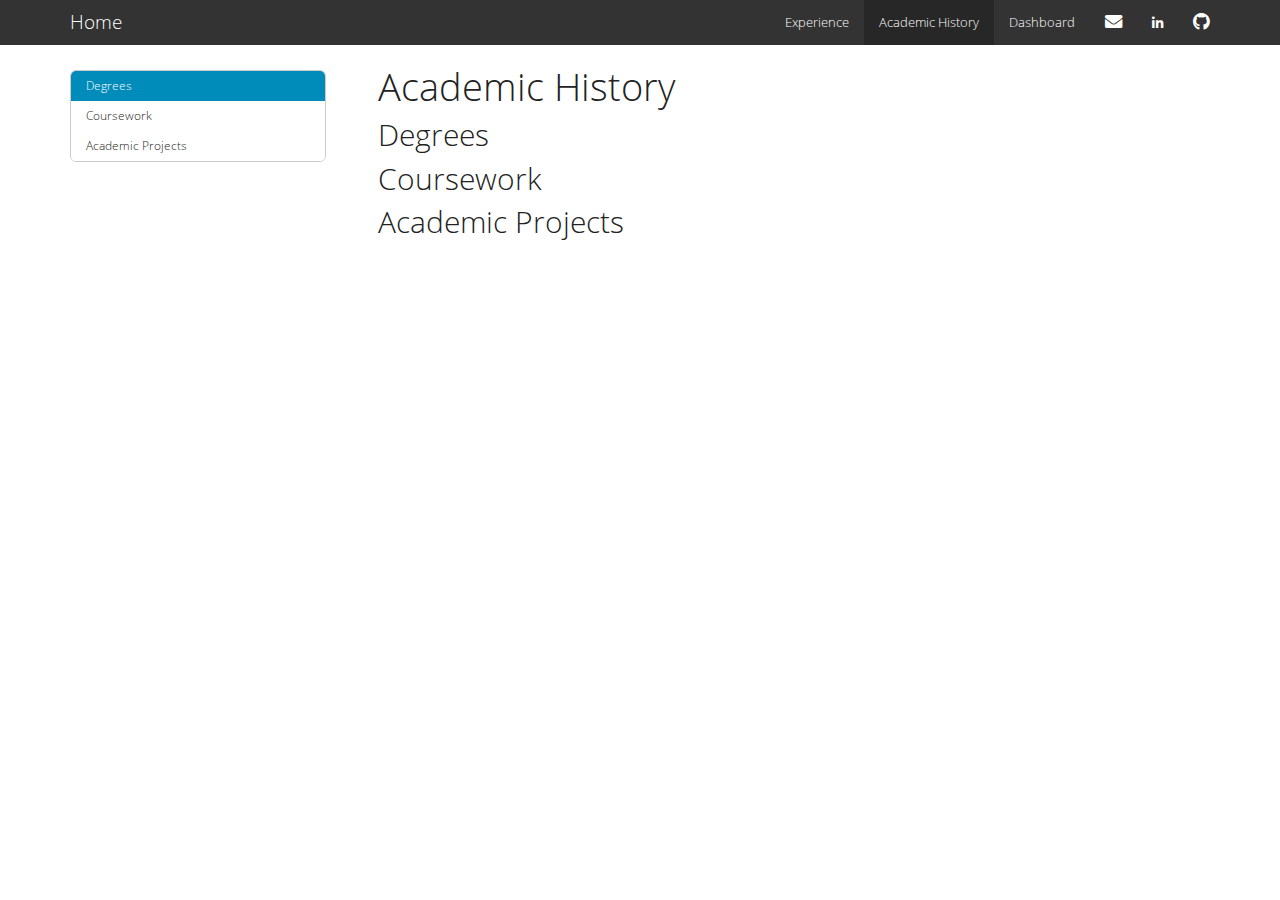
<file: academics.html>
<!DOCTYPE html>

<html>

<head>

<meta charset="utf-8" />
<meta name="generator" content="pandoc" />
<meta http-equiv="X-UA-Compatible" content="IE=EDGE" />




<title>Academic History</title>

<script src="site_libs/jquery-1.11.3/jquery.min.js"></script>
<meta name="viewport" content="width=device-width, initial-scale=1" />
<link href="site_libs/bootstrap-3.3.5/css/yeti.min.css" rel="stylesheet" />
<script src="site_libs/bootstrap-3.3.5/js/bootstrap.min.js"></script>
<script src="site_libs/bootstrap-3.3.5/shim/html5shiv.min.js"></script>
<script src="site_libs/bootstrap-3.3.5/shim/respond.min.js"></script>
<script src="site_libs/jqueryui-1.11.4/jquery-ui.min.js"></script>
<link href="site_libs/tocify-1.9.1/jquery.tocify.css" rel="stylesheet" />
<script src="site_libs/tocify-1.9.1/jquery.tocify.js"></script>
<script src="site_libs/navigation-1.1/tabsets.js"></script>
<link href="site_libs/highlightjs-9.12.0/default.css" rel="stylesheet" />
<script src="site_libs/highlightjs-9.12.0/highlight.js"></script>
<link href="site_libs/font-awesome-5.1.0/css/all.css" rel="stylesheet" />
<link href="site_libs/font-awesome-5.1.0/css/v4-shims.css" rel="stylesheet" />

<style type="text/css">code{white-space: pre;}</style>
<style type="text/css">
  pre:not([class]) {
    background-color: white;
  }
</style>
<script type="text/javascript">
if (window.hljs) {
  hljs.configure({languages: []});
  hljs.initHighlightingOnLoad();
  if (document.readyState && document.readyState === "complete") {
    window.setTimeout(function() { hljs.initHighlighting(); }, 0);
  }
}
</script>



<style type="text/css">
h1 {
  font-size: 34px;
}
h1.title {
  font-size: 38px;
}
h2 {
  font-size: 30px;
}
h3 {
  font-size: 24px;
}
h4 {
  font-size: 18px;
}
h5 {
  font-size: 16px;
}
h6 {
  font-size: 12px;
}
.table th:not([align]) {
  text-align: left;
}
</style>




<style type = "text/css">
.main-container {
  max-width: 940px;
  margin-left: auto;
  margin-right: auto;
}
code {
  color: inherit;
  background-color: rgba(0, 0, 0, 0.04);
}
img {
  max-width:100%;
}
.tabbed-pane {
  padding-top: 12px;
}
.html-widget {
  margin-bottom: 20px;
}
button.code-folding-btn:focus {
  outline: none;
}
summary {
  display: list-item;
}
</style>


<style type="text/css">
/* padding for bootstrap navbar */
body {
  padding-top: 45px;
  padding-bottom: 40px;
}
/* offset scroll position for anchor links (for fixed navbar)  */
.section h1 {
  padding-top: 50px;
  margin-top: -50px;
}
.section h2 {
  padding-top: 50px;
  margin-top: -50px;
}
.section h3 {
  padding-top: 50px;
  margin-top: -50px;
}
.section h4 {
  padding-top: 50px;
  margin-top: -50px;
}
.section h5 {
  padding-top: 50px;
  margin-top: -50px;
}
.section h6 {
  padding-top: 50px;
  margin-top: -50px;
}
.dropdown-submenu {
  position: relative;
}
.dropdown-submenu>.dropdown-menu {
  top: 0;
  left: 100%;
  margin-top: -6px;
  margin-left: -1px;
  border-radius: 0 6px 6px 6px;
}
.dropdown-submenu:hover>.dropdown-menu {
  display: block;
}
.dropdown-submenu>a:after {
  display: block;
  content: " ";
  float: right;
  width: 0;
  height: 0;
  border-color: transparent;
  border-style: solid;
  border-width: 5px 0 5px 5px;
  border-left-color: #cccccc;
  margin-top: 5px;
  margin-right: -10px;
}
.dropdown-submenu:hover>a:after {
  border-left-color: #ffffff;
}
.dropdown-submenu.pull-left {
  float: none;
}
.dropdown-submenu.pull-left>.dropdown-menu {
  left: -100%;
  margin-left: 10px;
  border-radius: 6px 0 6px 6px;
}
</style>

<script>
// manage active state of menu based on current page
$(document).ready(function () {
  // active menu anchor
  href = window.location.pathname
  href = href.substr(href.lastIndexOf('/') + 1)
  if (href === "")
    href = "index.html";
  var menuAnchor = $('a[href="' + href + '"]');

  // mark it active
  menuAnchor.parent().addClass('active');

  // if it's got a parent navbar menu mark it active as well
  menuAnchor.closest('li.dropdown').addClass('active');
});
</script>

<!-- tabsets -->

<style type="text/css">
.tabset-dropdown > .nav-tabs {
  display: inline-table;
  max-height: 500px;
  min-height: 44px;
  overflow-y: auto;
  background: white;
  border: 1px solid #ddd;
  border-radius: 4px;
}

.tabset-dropdown > .nav-tabs > li.active:before {
  content: "";
  font-family: 'Glyphicons Halflings';
  display: inline-block;
  padding: 10px;
  border-right: 1px solid #ddd;
}

.tabset-dropdown > .nav-tabs.nav-tabs-open > li.active:before {
  content: "&#xe258;";
  border: none;
}

.tabset-dropdown > .nav-tabs.nav-tabs-open:before {
  content: "";
  font-family: 'Glyphicons Halflings';
  display: inline-block;
  padding: 10px;
  border-right: 1px solid #ddd;
}

.tabset-dropdown > .nav-tabs > li.active {
  display: block;
}

.tabset-dropdown > .nav-tabs > li > a,
.tabset-dropdown > .nav-tabs > li > a:focus,
.tabset-dropdown > .nav-tabs > li > a:hover {
  border: none;
  display: inline-block;
  border-radius: 4px;
  background-color: transparent;
}

.tabset-dropdown > .nav-tabs.nav-tabs-open > li {
  display: block;
  float: none;
}

.tabset-dropdown > .nav-tabs > li {
  display: none;
}
</style>

<!-- code folding -->



<style type="text/css">

#TOC {
  margin: 25px 0px 20px 0px;
}
@media (max-width: 768px) {
#TOC {
  position: relative;
  width: 100%;
}
}

@media print {
.toc-content {
  /* see https://github.com/w3c/csswg-drafts/issues/4434 */
  float: right;
}
}

.toc-content {
  padding-left: 30px;
  padding-right: 40px;
}

div.main-container {
  max-width: 1200px;
}

div.tocify {
  width: 20%;
  max-width: 260px;
  max-height: 85%;
}

@media (min-width: 768px) and (max-width: 991px) {
  div.tocify {
    width: 25%;
  }
}

@media (max-width: 767px) {
  div.tocify {
    width: 100%;
    max-width: none;
  }
}

.tocify ul, .tocify li {
  line-height: 20px;
}

.tocify-subheader .tocify-item {
  font-size: 0.90em;
}

.tocify .list-group-item {
  border-radius: 0px;
}


</style>



</head>

<body>


<div class="container-fluid main-container">


<!-- setup 3col/9col grid for toc_float and main content  -->
<div class="row-fluid">
<div class="col-xs-12 col-sm-4 col-md-3">
<div id="TOC" class="tocify">
</div>
</div>

<div class="toc-content col-xs-12 col-sm-8 col-md-9">




<div class="navbar navbar-default  navbar-fixed-top" role="navigation">
  <div class="container">
    <div class="navbar-header">
      <button type="button" class="navbar-toggle collapsed" data-toggle="collapse" data-target="#navbar">
        <span class="icon-bar"></span>
        <span class="icon-bar"></span>
        <span class="icon-bar"></span>
      </button>
      <a class="navbar-brand" href="index.html">Home</a>
    </div>
    <div id="navbar" class="navbar-collapse collapse">
      <ul class="nav navbar-nav">
        
      </ul>
      <ul class="nav navbar-nav navbar-right">
        <li>
  <a href="experience.html">Experience</a>
</li>
<li>
  <a href="academics.html">Academic History</a>
</li>
<li>
  <a href="dashboard.html">Dashboard</a>
</li>
<li>
  <a href="mailto:&lt;devikristina27@gmail.com&gt;">
    <span class="fa fa-envelope fa-lg"></span>
     
  </a>
</li>
<li>
  <a href="http://www.linkedin.com/in/kdh11898">
    <span class="fa fa-linkedin"></span>
     
  </a>
</li>
<li>
  <a href="http://github.com/anamikadevi/">
    <span class="fa fa-github fa-lg"></span>
     
  </a>
</li>
      </ul>
    </div><!--/.nav-collapse -->
  </div><!--/.container -->
</div><!--/.navbar -->

<div class="fluid-row" id="header">



<h1 class="title toc-ignore">Academic History</h1>

</div>


<div id="degrees" class="section level2">
<h2>Degrees</h2>
</div>
<div id="coursework" class="section level2">
<h2>Coursework</h2>
</div>
<div id="academic-projects" class="section level2">
<h2>Academic Projects</h2>
</div>



</div>
</div>

</div>

<script>

// add bootstrap table styles to pandoc tables
function bootstrapStylePandocTables() {
  $('tr.header').parent('thead').parent('table').addClass('table table-condensed');
}
$(document).ready(function () {
  bootstrapStylePandocTables();
});


</script>

<!-- tabsets -->

<script>
$(document).ready(function () {
  window.buildTabsets("TOC");
});

$(document).ready(function () {
  $('.tabset-dropdown > .nav-tabs > li').click(function () {
    $(this).parent().toggleClass('nav-tabs-open')
  });
});
</script>

<!-- code folding -->

<script>
$(document).ready(function ()  {

    // move toc-ignore selectors from section div to header
    $('div.section.toc-ignore')
        .removeClass('toc-ignore')
        .children('h1,h2,h3,h4,h5').addClass('toc-ignore');

    // establish options
    var options = {
      selectors: "h1,h2,h3",
      theme: "bootstrap3",
      context: '.toc-content',
      hashGenerator: function (text) {
        return text.replace(/[.\\/?&!#<>]/g, '').replace(/\s/g, '_');
      },
      ignoreSelector: ".toc-ignore",
      scrollTo: 0
    };
    options.showAndHide = true;
    options.smoothScroll = true;

    // tocify
    var toc = $("#TOC").tocify(options).data("toc-tocify");
});
</script>

<!-- dynamically load mathjax for compatibility with self-contained -->
<script>
  (function () {
    var script = document.createElement("script");
    script.type = "text/javascript";
    script.src  = "https://mathjax.rstudio.com/latest/MathJax.js?config=TeX-AMS-MML_HTMLorMML";
    document.getElementsByTagName("head")[0].appendChild(script);
  })();
</script>

</body>
</html>
</file>
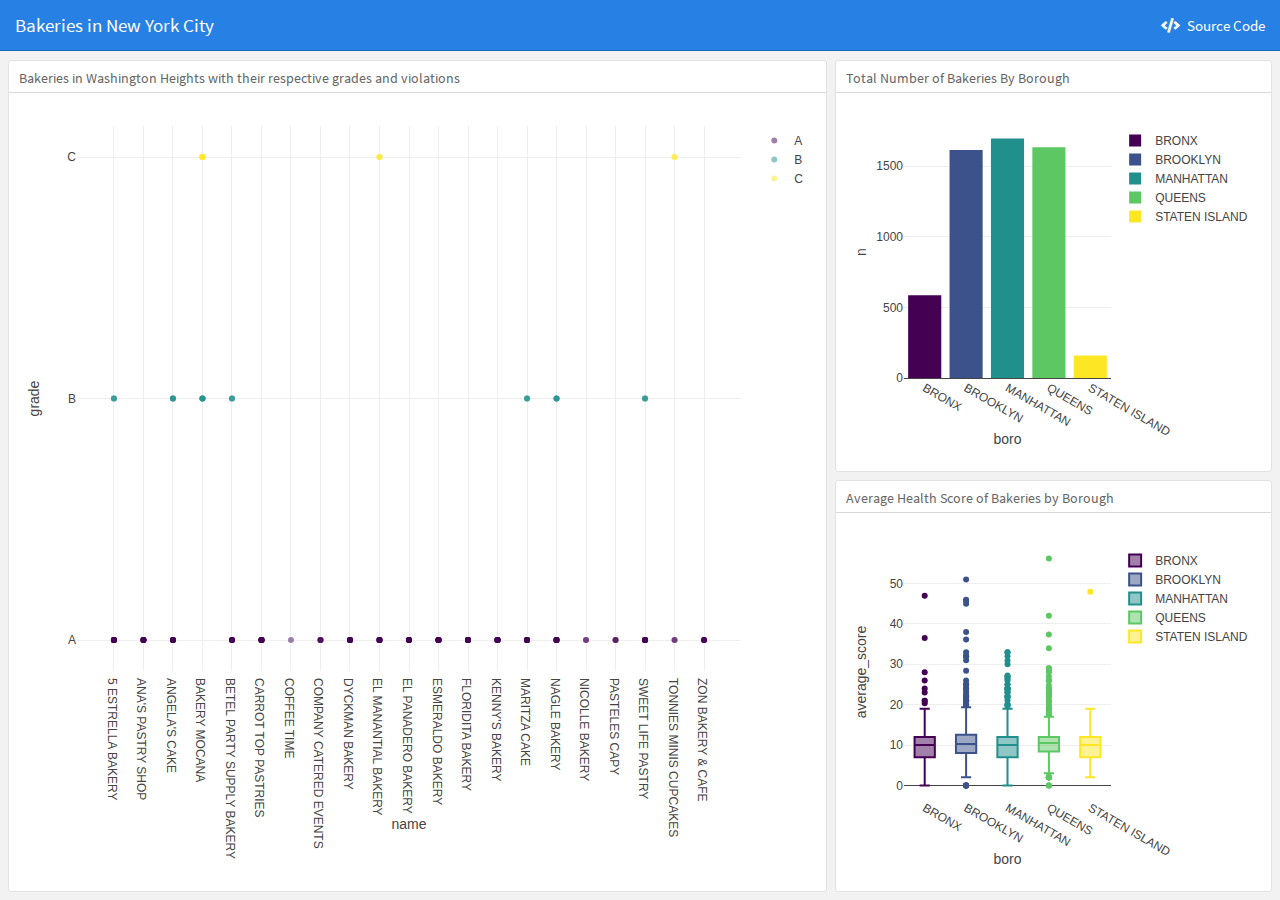
<file: dashboard.html>
<!DOCTYPE html>
<html xmlns="http://www.w3.org/1999/xhtml">
<head>

<meta charset="utf-8">
<meta http-equiv="Content-Type" content="text/html; charset=utf-8" />
<meta name="generator" content="pandoc" />



<title>Bakeries in New York City</title>

<meta property="og:title" content="Bakeries in New York City" />

<meta name='viewport' content='width=device-width, initial-scale=1.0, maximum-scale=1.0, user-scalable=no' />

<link rel="icon" href="data:image/x-icon;" type="image/x-icon">


<script type="text/javascript">
window.FlexDashboardComponents = [];
</script>

<script id="flexdashboard-navbar" type="application/json">
[{"title":"Source Code","icon":"fa-code","href":"source_embed","align":"right"}]
</script>
<script src="site_libs/jquery-1.11.3/jquery.min.js"></script>
<meta name="viewport" content="width=device-width, initial-scale=1" />
<link href="site_libs/bootstrap-3.3.5/css/cosmo.min.css" rel="stylesheet" />
<script src="site_libs/bootstrap-3.3.5/js/bootstrap.min.js"></script>
<script src="site_libs/bootstrap-3.3.5/shim/html5shiv.min.js"></script>
<script src="site_libs/bootstrap-3.3.5/shim/respond.min.js"></script>
<script src="site_libs/stickytableheaders-0.1.19/jquery.stickytableheaders.min.js"></script>
<link href="site_libs/font-awesome-5.1.0/css/all.css" rel="stylesheet" />
<link href="site_libs/font-awesome-5.1.0/css/v4-shims.css" rel="stylesheet" />
<link href="site_libs/featherlight-1.3.5/featherlight.min.css" rel="stylesheet" />
<script src="site_libs/featherlight-1.3.5/featherlight.min.js"></script>
<link href="site_libs/prism-1.4.1/prism.css" rel="stylesheet" />
<script src="site_libs/prism-1.4.1/prism.js"></script>
<script src="site_libs/htmlwidgets-1.5.1/htmlwidgets.js"></script>
<script src="site_libs/plotly-binding-4.9.2.1/plotly.js"></script>
<script src="site_libs/typedarray-0.1/typedarray.min.js"></script>
<link href="site_libs/crosstalk-1.1.0.1/css/crosstalk.css" rel="stylesheet" />
<script src="site_libs/crosstalk-1.1.0.1/js/crosstalk.min.js"></script>
<link href="site_libs/plotly-htmlwidgets-css-1.52.2/plotly-htmlwidgets.css" rel="stylesheet" />
<script src="site_libs/plotly-main-1.52.2/plotly-latest.min.js"></script>
<style type="text/css">

/*
 Dashboard CSS from Keen IO Dashboards
 (https://github.com/keen/dashboards)
*/

body {
  background: #f2f2f2;
  padding: 60px 0 0 8px; /* padding-top overridden by theme */
}

body hr {
  border-color: #d7d7d7;
  margin: 10px 0;
}

.navbar-inverse .navbar-nav > li > a,
.navbar .navbar-brand {
  text-decoration: none;
}

.navbar-logo {
  margin-top: 1px;
}

.navbar-logo img {
  margin-right: 12px;
}

.navbar-author {
  margin-left: 10px;
  font-size: 15px;
}

.navbar .dropdown-menu .fa {
  min-width: 20px;
}

.navbar .dropdown-menu {
  min-width: 150px;
  max-height: 500px;
  overflow: auto;
}

.chart-wrapper,
.nav-tabs-custom,
.sbframe-commentary
{
  background: #fff;
  border: 1px solid #e2e2e2;
  border-radius: 3px;
  margin-bottom: 8px;
  margin-right: 8px;
}

.chart-title {
  border-bottom: 1px solid #d7d7d7;
  color: #666;
  font-size: 14px;
  font-weight: 300;
  padding: 7px 10px 4px;
}

.chart-wrapper .chart-title:empty {
  display: none;
}

.chart-wrapper .chart-stage {
  overflow: hidden;
  padding: 5px 10px;
  position: relative;
}

.chart-wrapper .chart-notes {
  background: #fbfbfb;
  border-top: 1px solid #e2e2e2;
  color: #808080;
  font-size: 12px;
  padding: 8px 10px 5px;
}

/*
 CSS for handling flexbox layout
*/

#dashboard-container {
  visibility: hidden;
}

.tab-content>.dashboard-page-wrapper.active {
  display: -webkit-box;
  display: -webkit-flex;
  display: -ms-flexbox;
  display: flex;
}

.dashboard-page-wrapper {
  display: -webkit-box;
  display: -webkit-flex;
  display: -ms-flexbox;
  display: flex;
  -webkit-box-orient: vertical;
  -webkit-box-direction: normal;
  -webkit-flex-direction: column;
      -ms-flex-direction: column;
          flex-direction: column;
}

.dashboard-row-orientation {
  display: -webkit-box;
  display: -webkit-flex;
  display: -ms-flexbox;
  display: flex;
  -webkit-box-orient: vertical;
  -webkit-box-direction: normal;
  -webkit-flex-direction: column;
      -ms-flex-direction: column;
          flex-direction: column;
}

.dashboard-row {
  display: -webkit-box;
  display: -webkit-flex;
  display: -ms-flexbox;
  display: flex;
  -webkit-box-orient: horizontal;
  -webkit-box-direction: normal;
  -webkit-flex-direction: row;
      -ms-flex-direction: row;
          flex-direction: row;
}

.dashboard-row-flex {
  -webkit-box-flex: 1;
  -webkit-flex: 1;
      -ms-flex: 1;
          flex: 1;
}

.dashboard-column-orientation {
  display: -webkit-box;
  display: -webkit-flex;
  display: -ms-flexbox;
  display: flex;
  -webkit-box-orient: horizontal;
  -webkit-box-direction: normal;
  -webkit-flex-direction: row;
      -ms-flex-direction: row;
          flex-direction: row;
}

.dashboard-column {
  -webkit-box-flex: 1;
  -webkit-flex: 1;
      -ms-flex: 1;
          flex: 1;
  display: -webkit-box;
  display: -webkit-flex;
  display: -ms-flexbox;
  display: flex;
  -webkit-box-orient: vertical;
  -webkit-box-direction: normal;
  -webkit-flex-direction: column;
      -ms-flex-direction: column;
          flex-direction: column;
}

.chart-wrapper-flex {
  -webkit-box-flex: 1;
  -webkit-flex: 1;
      -ms-flex: 1;
          flex: 1;
  display: -webkit-box;
  display: -webkit-flex;
  display: -ms-flexbox;
  display: flex;
  -webkit-box-orient: vertical;
  -webkit-box-direction: normal;
  -webkit-flex-direction: column;
      -ms-flex-direction: column;
          flex-direction: column;
}

.chart-stage-flex {
  -webkit-box-flex: 1;
  -webkit-flex: 1;
      -ms-flex: 1;
          flex: 1;
  position: relative;
}

.chart-shim {
  position: absolute;
  left: 8px; top: 8px; right: 8px; bottom: 8px;
}

.no-padding .chart-shim {
  left: 0; top: 0; right: 0; bottom: 0;
}

.flowing-content-shim {
  overflow: auto;
  left: 0; top: 0; right: 0; bottom: 0;
  padding-left: 8px;
  padding-right: 8px;
}

.flowing-content-container {
  padding-top: 8px;
  padding-bottom: 8px;
}

.chart-stage .table-bordered {
  border: none;
}

.chart-stage .table-bordered > tbody > tr > th,
.chart-stage .table-bordered > tfoot > tr > th,
.chart-stage .table-bordered > tbody > tr > td,
.chart-stage .table-bordered > tfoot > tr > td {
  border: none;
}

.chart-stage .table-bordered > tbody > tr > td {
  border-top: 1px solid #dddddd;
}

.chart-stage .table-bordered > thead > tr > th {
  border: none;
  border-bottom: 2px solid #dddddd;
}

.bootstrap-table table>thead {
  background-color: #fff;
}

.bootstrap-table table.data,
.bootstrap-table table.shiny-table {
  width: inherit !important;
}

.bootstrap-table table.data>tbody>tr>th,
.bootstrap-table table.shiny-table>tbody>tr>th {
  border-top: none;
  border-bottom: 2px solid #dddddd;
  padding: 5px;
}

.bootstrap-table .data td[align=right] {
  font-family: inherit;
}

.chart-wrapper form {
  padding-left: 5px;
  padding-right: 5px;
}

.shiny-input-container label {
  font-weight: normal;
}

.chart-stage .html-widget {
  width: 100% !important;
  height: 100% !important;
}

.chart-stage .html-widget-static-bound {
  width: 100% !important;
  height: 100% !important;
}

.chart-stage .shiny-bound-output {
  width: 100% !important;
  height: 100% !important;
}

/* Omit display of empty paragraphs */

.chart-shim>p:empty {
  display: none;
}

.chart-stage>p:empty {
  display: none;
}

/* Omit display of special knitr options div*/

.chart-stage .knitr-options {
  display: none;
}

/* Automatically resizing images */

.image-container {
  position: absolute;
  top: 0;
  left: 0;
  right: 0;
  bottom: 0;
  margin: 0;
}

.image-container img {
  opacity: 0;
  overflow: hidden;
}

/* Value box */

.value-box {
  border-radius: 2px;
  position: relative;
  display: block;
  margin-right: 8px;
  margin-bottom: 8px;
  box-shadow: 0 1px 1px rgba(0, 0, 0, 0.1);
}

.value-box > .inner {
  padding: 10px;
  padding-left: 20px;
  padding-right: 20px;
}

.value-box .value {
  font-size: 38px;
  font-weight: bold;
  margin: 0 0 3px 0;
  white-space: nowrap;
  padding: 0;
}

.value-box .caption {
  font-size: 15px;
}
.value-box .caption > small {
  display: block;
  font-size: 13px;
  margin-top: 5px;
}

.value-box .icon i {
  position: absolute;
  top: 15px;
  right: 15px;
  font-size: 80px;
  color: rgba(0, 0, 0, 0.15);
}

.linked-value:hover {
  cursor: pointer;
}

.value-box.linked-value:hover {
  box-shadow: 0 2px 2px rgba(0, 0, 0, 0.3);
}

/* STORYBOARD */

.storyboard-nav button {
  background: transparent;
  border: 0;
  opacity: .3;
  outline: none;
  padding: 0;
}

.storyboard-nav button:hover,
.storyboard-nav button:hover {
  opacity: .5;
}

.storyboard-nav button:disabled,
.storyboard-nav button:disabled {
  opacity: .1;
}

.storyboard-nav .sbnext,
.storyboard-nav .sbprev {
  float: left;
  width: 2%;
  height: 120px;
  font-size: 50px;
}

.storyboard-nav .sbprev {
  text-align: left;
  width: 2%;
}

.storyboard-nav .sbnext {
  float: right;
  text-align: right;
  margin-right: 8px;
}

.storyboard-nav .sbframelist {
  margin: 0 auto;
  width: 94%;
  height: 120px;
  overflow: hidden;
  text-shadow: none;
  margin-bottom: 8px;
}

.storyboard-nav .sbframelist ul {
  list-style: none;
  margin: 0;
  padding: 0;
  height: 100%;
}

.storyboard-nav .sbframelist ul li {
  float: left;
  width: 270px;
  height: 100%;
  padding: 10px 10px 10px 10px;
  margin-right: 8px;
  background: #fff;
  border: 1px solid #e2e2e2;
  border-radius: 3px;
  color: #3a3c47;
  text-align: left;
  font-size: 14px;
  cursor: pointer;
}

.storyboard-nav .sbframelist ul li:last-child {
  margin-right: 0px;
}

.storyboard-nav .sbframelist ul li.active {
  color: #fff;
  background: #B8B8B8;
}

.sbframe-commentary {
  width: 300px;
  background: #fbfbfb;
  font-size: 14px;
}

.sbframe-commentary ul {
  padding-left: 22px;
}

.sbframe.active {
  display: flex;
}

.sbframe:not(.active) {
  display: none;
}

/* NAV TABS */

.nav-tabs-custom > .nav-tabs {
  margin: 0;
  border-bottom: 1px solid #d7d7d7;
  color: #666;
  font-size: 14px;
  font-weight: 300;
  border-top-right-radius: 3px;
  border-top-left-radius: 3px;
}
.nav-tabs-custom > .nav-tabs > li {
  border-top: 3px solid transparent;
  margin-bottom: -1px;
  margin-right: 5px;
}
.nav-tabs-custom > .nav-tabs > li > a,
.nav-tabs-custom > .nav-tabs > li > a:active {
  color: #666;
  font-weight: 300;
  font-size: 14px;
  border-radius: 0;
  padding: 3px 10px 5px;
  text-transform: none;
}

.nav-tabs-custom > .nav-tabs > li:not(.active) > a {
  border-bottom-color: transparent;
}

.nav-tabs-custom > .nav-tabs > li > a.text-muted {
  color: #999;
}
.nav-tabs-custom > .nav-tabs > li > a,
.nav-tabs-custom > .nav-tabs > li > a:hover {
  background: transparent;
  margin: 0;
}
.nav-tabs-custom > .nav-tabs > li > a:hover {
  color: #999;
}
.nav-tabs-custom > .nav-tabs > li:not(.active) > a:hover,
.nav-tabs-custom > .nav-tabs > li:not(.active) > a:focus,
.nav-tabs-custom > .nav-tabs > li:not(.active) > a:active {
  border-color: transparent;
}
.nav-tabs-custom > .nav-tabs > li.active {
  border-top-color: #3c8dbc;
}
.nav-tabs-custom > .nav-tabs > li.active > a,
.nav-tabs-custom > .nav-tabs > li.active:hover > a {
  background-color: #fff;
  color: #666;
}
.nav-tabs-custom > .nav-tabs > li.active > a {
  border-top-color: transparent;
  border-left-color: #d7d7d7;
  border-right-color: #d7d7d7;
}
.nav-tabs-custom > .nav-tabs > li:first-of-type {
  margin-left: 0;
}
.nav-tabs-custom > .nav-tabs > li:first-of-type.active > a {
  border-left-color: transparent;
}
.nav-tabs-custom > .nav-tabs.pull-right {
  float: none !important;
}
.nav-tabs-custom > .nav-tabs.pull-right > li {
  float: right;
}
.nav-tabs-custom > .nav-tabs.pull-right > li:first-of-type {
  margin-right: 0;
}
.nav-tabs-custom > .nav-tabs.pull-right > li:first-of-type > a {
  border-left-width: 1px;
}
.nav-tabs-custom > .nav-tabs.pull-right > li:first-of-type.active > a {
  border-left-color: #d7d7d7;
  border-right-color: transparent;
}
.nav-tabs-custom > .nav-tabs > li.header {
  line-height: 35px;
  padding: 0 10px;
  font-size: 20px;
  color: #666;
}
.nav-tabs-custom > .nav-tabs > li.header > .fa,
.nav-tabs-custom > .nav-tabs > li.header > .glyphicon,
.nav-tabs-custom > .nav-tabs > li.header > .ion {
  margin-right: 5px;
}
.nav-tabs-custom > .tab-content {
  background: #fff;
  padding: 0;
  border-bottom-right-radius: 3px;
  border-bottom-left-radius: 3px;
  display: -webkit-box;
  display: -webkit-flex;
  display: -ms-flexbox;
  display: flex;
}

.nav-tabs-custom > .tab-content > .chart-wrapper {
  background: #fff;
  border: none;
  margin: 0;
}


.nav-tabs-custom > .tab-content > .active {
  display: -webkit-box;
  display: -webkit-flex;
  display: -ms-flexbox;
  display: flex;
}

.nav-tabs-custom .dropdown.open > a:active,
.nav-tabs-custom .dropdown.open > a:focus {
  background: transparent;
  color: #999;
}


@media (max-width: 767px) {
  .value-box {
    text-align: center;
    margin-right: 8px;
  }
  .value-box .icon {
    display: none;
  }
}

/* Fixed position sidebar */

.section.sidebar {
  position: fixed;
  top: 51px; /* overridden by theme */
  left: 0;
  bottom: 0;
  border-right: 1px solid #e2e2e2;
  background-color: white; /* overridden by theme */
  padding-left: 10px;
  padding-right: 10px;
  visibility: hidden;
  overflow: auto;
}

.section.sidebar form p:first-child {
  margin-top: 10px;
}

/* Embedded source code */

#flexdashboard-source-code {
  display: none;
}

.featherlight-content #flexdashboard-source-code {
  display: inline-block;
}

.featherlight-content {
  width: 80%;
  max-width: 800px;
  padding: 0 !important;
  border-bottom: none !important;
}

.featherlight:last-of-type {
  background: rgba(0, 0, 0, 0.7);
}

.featherlight-inner {
  width: 100%;
}

.featherlight-content pre {
  margin: 0;
  border: 0;
  background: #fff;
  font-size: 12px;
}

.unselectable {
  -ms-user-select: none;
  -webkit-user-select: none;
  -khtml-user-select: none;
  -moz-user-select: -moz-none;
  -o-user-select: none;
  user-select: none;
}

#flexdashboard-source-code code {
  -ms-user-select: text;
  -webkit-user-select: text;
  -khtml-user-select: text;
  -moz-user-select: text;
  -o-user-select: text;
  user-select: text;
}

/* DataTables Tweaks */

.dataTables_filter input[type="search"] {
  -webkit-appearance: searchfield;
  outline: none;
}

.dataTables_wrapper.no-footer
.dataTables_info {
  padding-top: 0;
}


table.dataTable thead th {
  border-bottom: 1px solid #d7d7d7;
}

.dataTables_wrapper.no-footer .dataTables_scrollBody {
  border-bottom: 1px solid #d7d7d7;
}

/* Mobile phone only CSS */

.desktop-layout div.section.mobile {
  display: none;
}

.mobile-layout div.section.no-mobile {
  display: none;
}

.mobile-figure {
  display: none;
}



body {
  padding-top: 60px;
}

.section.sidebar {
  top: 51px;
  background-color: rgba(39, 128, 227, 0.1);
}

.value-box {
  color: #f9f9f9;
}

.bg-primary {
  background-color: rgba(39, 128, 227, 0.7);
}

.storyboard-nav .sbframelist ul li.active {
  background-color: rgba(39, 128, 227, 0.7);
}

.nav-tabs-custom > .nav-tabs > li.active {
  border-top-color: rgba(39, 128, 227, 0.7);
}

.bg-info {
  background-color: rgba(153, 84, 187, 0.7);
}

.bg-warning {
  background-color: rgba(255, 117, 24, 0.7);
}

.bg-danger {
  background-color: rgba(255, 0, 57, 0.7);
}

.bg-success {
  background-color: rgba(63, 182, 24, 0.7);
}

.chart-title {
  font-weight: 500;
}

.nav-tabs-custom > .nav-tabs > li > a,
.nav-tabs-custom > .nav-tabs > li > a:active {
  font-weight: 500;
}

@media only screen and (min-width: 768px) {
html, body {
  height: 100%;
}

#dashboard-container {
  height: 100%;
}
}
</style>



</head>

<body>

<div class="navbar navbar-inverse navbar-fixed-top" role="navigation">
<div class="container-fluid">
<div class="navbar-header">

<button id="navbar-button" type="button" class="navbar-toggle collapsed" data-toggle="collapse" data-target="#navbar">
<span class="icon-bar"></span>
<span class="icon-bar"></span>
<span class="icon-bar"></span>
</button>

<span class="navbar-logo pull-left">
  
</span>
<span class="navbar-brand">
  Bakeries in New York City
  <span class="navbar-author">
        </span>
</span>

</div>
<div id="navbar" class="navbar-collapse collapse">
<ul class="nav navbar-nav navbar-left">
</ul>
<ul class="nav navbar-nav navbar-right">
</ul>
</div><!--/.nav-collapse-->
</div><!--/.container-->
</div><!--/.navbar-->

<script type="text/javascript">


var FlexDashboard = (function () {

  // initialize options
  var _options = {};

  var FlexDashboard = function() {

    // default options
    _options = $.extend(_options, {
      theme: "cosmo",
      fillPage: false,
      orientation: 'columns',
      storyboard: false,
      defaultFigWidth: 576,
      defaultFigHeight: 461,
      defaultFigWidthMobile: 360,
      defaultFigHeightMobile: 461,
      isMobile: false,
      isPortrait: false,
      resize_reload: true
    });
  };

  function init(options) {

    // extend default options
    $.extend(true, _options, options);

    // add ids to sections that don't have them (pandoc won't assign ids
    // to e.g. sections with titles consisting of only chinese characters)
    var nextId = 1;
    $('.level1:not([id]),.level2:not([id]),.level3:not([id])').each(function() {
      $(this).attr('id', 'dashboard-' + nextId++);
    });

    // find navbar items
    var navbarItems = $('#flexdashboard-navbar');
    if (navbarItems.length)
      navbarItems = JSON.parse(navbarItems.html());
    addNavbarItems(navbarItems);

    // find the main dashboard container
    var dashboardContainer = $('#dashboard-container');

    // resolve mobile classes
    resolveMobileClasses(dashboardContainer);

    // one time global initialization for components
    componentsInit(dashboardContainer);

    // look for a global sidebar
    var globalSidebar = dashboardContainer.find(".section.level1.sidebar");
    if (globalSidebar.length > 0) {

      // global layout for fullscreen displays
      if (!isMobilePhone()) {

         // hoist it up to the top level
         globalSidebar.insertBefore(dashboardContainer);

         // lay it out (set width/positions)
         layoutSidebar(globalSidebar, dashboardContainer);

      // tuck sidebar into first page for mobile phones
      } else {

        // convert it into a level3 section
        globalSidebar.removeClass('sidebar');
        globalSidebar.removeClass('level1');
        globalSidebar.addClass('level3');
        var h1 = globalSidebar.children('h1');
        var h3 = $('<h3></h3>');
        h3.append(h1.contents());
        h3.insertBefore(h1);
        h1.detach();

        // move it into the first page
        var page = dashboardContainer.find('.section.level1').first();
        if (page.length > 0)
          page.prepend(globalSidebar);
      }
    }

    // look for pages to layout
    var pages = $('div.section.level1');
    if (pages.length > 0) {

        // find the navbar and collapse on clicked
        var navbar = $('#navbar');
        navbar.on("click", "a[data-toggle!=dropdown]", null, function () {
           navbar.collapse('hide');
        });

        // envelop the dashboard container in a tab content div
        dashboardContainer.wrapInner('<div class="tab-content"></div>');

        pages.each(function(index) {

          // lay it out
          layoutDashboardPage($(this));

          // add it to the navbar
          addToNavbar($(this), index === 0);

        });

    } else {

      // remove the navbar and navbar button if we don't
      // have any navbuttons
      if (navbarItems.length === 0) {
        $('#navbar').remove();
        $('#navbar-button').remove();
      }

      // add the storyboard class if requested
      if (_options.storyboard)
        dashboardContainer.addClass('storyboard');

      // layout the entire page
      layoutDashboardPage(dashboardContainer);
    }

    // if we are in shiny we need to trigger a window resize event to
    // force correct layout of shiny-bound-output elements
    if (isShinyDoc())
      $(window).trigger('resize');

    // make main components visible
    $('.section.sidebar').css('visibility', 'visible');
    dashboardContainer.css('visibility', 'visible');

    // handle location hash
    handleLocationHash();

    // intialize prism highlighting
    initPrismHighlighting();

    // record mobile and orientation state then register a handler
    // to refresh if resize_reload is set to true and it changes
    _options.isMobile = isMobilePhone();
    _options.isPortrait = isPortrait();
    if (_options.resize_reload) {
      $(window).on('resize', function() {
        if (_options.isMobile !== isMobilePhone() ||
            _options.isPortrait !== isPortrait()) {
          window.location.reload();
        }
      });
    } else {
      // if in desktop mode and resizing to mobile, make sure the heights are 100%
      // This enforces what `fillpage.css` does for "wider" pages.
      // Since we are not reloading once the page becomes small, we need to force the height to 100%
      // This is a new situation introduced when `_options.resize_reload` is `false`
      if (! _options.isMobile) {
        // only add if `fillpage.css` was added in the first place
        if (_options.fillPage) {
          // fillpage.css
          $("html,body,#dashboard").css("height", "100%");
        }
      }
    }
    // trigger layoutcomplete event
    dashboardContainer.trigger('flexdashboard:layoutcomplete');
  }

  function resolveMobileClasses(dashboardContainer) {
     // add top level layout class
    dashboardContainer.addClass(isMobilePhone() ? 'mobile-layout' :
                                                  'desktop-layout');

    // look for .mobile sections and add .no-mobile to their peers
    var mobileSections = $('.section.mobile');
    mobileSections.each(function() {
       var id = $(this).attr('id');
       var nomobileId = id.replace(/-\d+$/, '');
       $('#' + nomobileId).addClass('no-mobile');
    });
  }

  function addNavbarItems(navbarItems) {

    var navbarLeft = $('ul.navbar-left');
    var navbarRight = $('ul.navbar-right');

    for (var i = 0; i<navbarItems.length; i++) {

      // get the item
      var item = navbarItems[i];

      // determine the container
      var container = null;
      if (item.align === "left")
        container = navbarLeft;
      else
        container = navbarRight;

      // navbar menu if we have multiple items
      if (item.items) {
        var menu = navbarMenu(null, item.icon, item.title, container);
        for (var j = 0; j<item.items.length; j++) {
          var subItem = item.items[j];
          var li = $('<li></li>');
          li.append(navbarLink(subItem.icon, subItem.title, subItem.href, subItem.target));
          menu.append(li);
        }
      } else {
        var li = $('<li></li>');
        li.append(navbarLink(item.icon, item.title, item.href, item.target));
        container.append(li);
      }
    }
  }

  // create or get a reference to an existing dropdown menu
  function navbarMenu(id, icon, title, container) {
    var existingMenu = [];
    if (id)
      existingMenu = container.children('#' + id);
    if (existingMenu.length > 0) {
      return existingMenu.children('ul');
    } else {
      var li = $('<li></li>');
      if (id)
        li.attr('id', id);
      li.addClass('dropdown');
      // auto add "Share" title on mobile if necessary
      if (!title && icon && (icon === "fa-share-alt") && isMobilePhone())
        title = "Share";
      if (title) {
        title = title + ' <span class="caret"></span>';
      }
      var a = navbarLink(icon, title, "#");
      a.addClass('dropdown-toggle');
      a.attr('data-toggle', 'dropdown');
      a.attr('role', 'button');
      a.attr('aria-expanded', 'false');
      li.append(a);
      var ul = $('<ul class="dropdown-menu"></ul>');
      ul.attr('role', 'menu');
      li.append(ul);
      container.append(li);
      return ul;
    }
  }

  function addToNavbar(page, active) {

    // capture the id and data-icon attribute (if any)
    var id = page.attr('id');
    var icon = page.attr('data-icon');
    var navmenu = page.attr('data-navmenu');

    // get hidden state (transfer this to navbar)
    var hidden = page.hasClass('hidden');
    page.removeClass('hidden');

    // sanitize the id for use with bootstrap tabs
    id = id.replace(/[.\/?&!#<>]/g, '').replace(/\s/g, '_');
    page.attr('id', id);

    // get the wrapper
    var wrapper = page.closest('.dashboard-page-wrapper');

    // move the id to the wrapper
    page.removeAttr('id');
    wrapper.attr('id', id);

    // add the tab-pane class to the wrapper
    wrapper.addClass('tab-pane');
    if (active)
      wrapper.addClass('active');

    // get a reference to the h1, discover its inner contens, then detach it
    var h1 = wrapper.find('h1').first();
    var title = h1.contents();
    h1.detach();

    // create a navbar item
    var li = $('<li></li>');
    var a = navbarLink(icon, title, '#' + id);
    a.attr('data-toggle', 'tab');
    li.append(a);

    // add it to the navbar (or navbar menu if specified)
    var container = $('ul.navbar-left');
    if (navmenu) {
      var menuId = navmenu.replace(/\s+/g, '');
      var menu = navbarMenu(menuId, null, navmenu, container);
      menu.append(li);
    } else {
      container.append(li);
    }

    // hide it if requested
    if (hidden)
      li.addClass('hidden');
  }

  function navbarLink(icon, title, href, target) {

    var a = $('<a></a>');
    if (icon) {

      // get the name of the icon set and icon
      var dashPos = icon.indexOf("-");
      var iconSet = null;
      var iconSplit = icon.split(" ");
      if (iconSplit.length > 1) {
        iconSet = iconSplit[0];
        icon = iconSplit.slice(1).join(" ");
      } else {
        iconSet = icon.substring(0, dashPos);
      }
      var iconName = icon.substring(dashPos + 1);

      // create the icon
      var iconElement = $('<span class="' + iconSet + ' ' + icon + '"></span>');
      if (title)
        iconElement.css('margin-right', '7px');
      a.append(iconElement);
      // if href is null see if we can auto-generate based on icon (e.g. social)
      if (!href)
        maybeGenerateLinkFromIcon(iconName, a);
    }
    if (title)
      a.append(title);

    // add the href.
    if (href) {
      if (href === "source_embed") {
        a.attr('href', '#');
        a.attr('data-featherlight', "#flexdashboard-source-code");
        a.featherlight({
            beforeOpen: function(event){
              $('body').addClass('unselectable');
            },
            afterClose: function(event){
              $('body').removeClass('unselectable');
            }
        });
      } else {
        a.attr('href', href);
      }
    }

    // add the arget
    if (target)
      a.attr('target', target);

    return a;
  }

  // auto generate a link from an icon name (e.g. twitter) when possible
  function maybeGenerateLinkFromIcon(iconName, a) {

     var serviceLinks = {
      "twitter": "https://twitter.com/share?text=" + encodeURIComponent(document.title) + "&url="+encodeURIComponent(location.href),
      "facebook": "https://www.facebook.com/sharer/sharer.php?s=100&p[url]="+encodeURIComponent(location.href),
      "google-plus": "https://plus.google.com/share?url="+encodeURIComponent(location.href),
      "linkedin": "https://www.linkedin.com/shareArticle?mini=true&url="+encodeURIComponent(location.href) + "&title=" + encodeURIComponent(document.title),
      "pinterest": "https://pinterest.com/pin/create/link/?url="+encodeURIComponent(location.href) + "&description=" + encodeURIComponent(document.title)
    };

    var makeSocialLink = function(a, href) {
      a.attr('href', '#');
      a.on('click', function(e) {
        e.preventDefault();
        window.open(href);
      });
    };

    $.each(serviceLinks, function(key, value) {
      if (iconName.indexOf(key) !== -1)
        makeSocialLink(a, value);
    });
  }

  // layout a dashboard page
  function layoutDashboardPage(page) {

    // use a page wrapper so that free form content above the
    // dashboard appears at the top rather than the side (as it
    // would without the wrapper in a column orientation)
    var wrapper = $('<div class="dashboard-page-wrapper"></div>');
    page.wrap(wrapper);

    // if there are no level2 or level3 headers synthesize a level3
    // header to contain the (e.g. frame it, scroll container, etc.)
    var headers = page.find('h2,h3');
    if (headers.length === 0)
      page.wrapInner('<div class="section level3"></div>');

    // hoist up any content before level 2 or level 3 headers
    var children = page.children();
    children.each(function(index) {
      if ($(this).hasClass('level2') || $(this).hasClass('level3'))
        return false;
      $(this).insertBefore(page);
    });

    // determine orientation and fillPage behavior for distinct media
    var orientation, fillPage, storyboard;

    // media: mobile phone
    if (isMobilePhone()) {

      // if there is a sidebar we need to ensure it's content
      // is properly framed as an h3
      var sidebar = page.find('.section.sidebar');
      sidebar.removeClass('sidebar');
      sidebar.wrapInner('<div class="section level3"></div>');
      var h2 = sidebar.find('h2');
      var h3 = $('<h3></h3>');
      h3.append(h2.contents());
      h3.insertBefore(h2);
      h2.detach();

      // wipeout h2 elements then enclose them in a single h2
      var level2 = page.find('div.section.level2');
      level2.each(function() {
        level2.children('h2').remove();
        level2.children().unwrap();
      });
      page.wrapInner('<div class="section level2"></div>');

      // substitute mobile images
      if (isPortrait()) {
        var mobileFigures = $('img.mobile-figure');
        mobileFigures.each(function() {
          // get the src (might be base64 encoded)
          var src = $(this).attr('src');

          // find it's peer
          var id = $(this).attr('data-mobile-figure-id');
          var img = $('img[data-figure-id=' + id + "]");
          img.attr('src', src)
             .attr('width', _options.defaultFigWidthMobile)
             .attr('height', _options.defaultFigHeightMobile);
        });
      }

      // hoist storyboard commentary into it's own section
      if (page.hasClass('storyboard')) {
        var commentaryHR = page.find('div.section.level3 hr');
        commentaryHR.each(function() {
          var commentary = $(this).nextAll().detach();
          var commentarySection = $('<div class="section level3"></div>');
          commentarySection.append(commentary);
          commentarySection.insertAfter($(this).closest('div.section.level3'));
          $(this).remove();
        });
      }

      // force a non full screen layout by columns
      orientation = _options.orientation = 'columns';
      fillPage = _options.fillPage = false;
      storyboard = _options.storyboard = false;

    // media: desktop
    } else {

      // determine orientation
      orientation = page.attr('data-orientation');
      if (orientation !== 'rows' && orientation != 'columns')
        orientation = _options.orientation;

      // determine storyboard mode
      storyboard = page.hasClass('storyboard');

      // fillPage based on options (force for storyboard)
      fillPage = _options.fillPage || storyboard;

      // handle sidebar
      var sidebar = page.find('.section.level2.sidebar');
      if (sidebar.length > 0)
        layoutSidebar(sidebar, page);
    }

    // give it and it's parent divs height: 100% if we are in fillPage mode
    if (fillPage) {
      page.addClass('vertical-layout-fill');
      page.css('height', '100%');
      page.parents('div').css('height', '100%');
    } else {
      page.addClass('vertical-layout-scroll');
    }

    // perform the layout
    if (storyboard)
      layoutPageAsStoryboard(page);
    else if (orientation === 'rows')
      layoutPageByRows(page, fillPage);
    else if (orientation === 'columns')
      layoutPageByColumns(page, fillPage);
  }

  function layoutSidebar(sidebar, content) {

    // get it out of the header hierarchy
    sidebar = sidebar.first();
    if (sidebar.hasClass('level1')) {
      sidebar.removeClass('level1');
      sidebar.children('h1').remove();
    } else if (sidebar.hasClass('level2')) {
      sidebar.removeClass('level2');
      sidebar.children('h2').remove();
    }

    // determine width
    var sidebarWidth = isTablet() ? 220 : 250;
    var dataWidth = parseInt(sidebar.attr('data-width'));
    if (dataWidth)
      sidebarWidth = dataWidth;

    // set the width and shift the page right to accomodate the sidebar
    sidebar.css('width', sidebarWidth + 'px');
    content.css('padding-left', sidebarWidth + 'px');

    // wrap it's contents in a form
    sidebar.wrapInner($('<form></form>'));
  }

  function layoutPageAsStoryboard(page) {

    // create storyboard navigation
    var nav = $('<div class="storyboard-nav"></div>');

    // add navigation buttons
    var prev = $('<button class="sbprev"><i class="fa fa-angle-left"></i></button>');
    nav.append(prev);
    var next= $('<button class="sbnext"><i class="fa fa-angle-right"></i></button>');
    nav.append(next);

    // add navigation frame
    var frameList = $('<div class="sbframelist"></div>');
    nav.append(frameList);
    var ul = $('<ul></ul>');
    frameList.append(ul);

     // find all the level3 sections (those are the storyboard frames)
    var frames = page.find('div.section.level3');
    frames.each(function() {

      // mark it
      $(this).addClass('sbframe');

      // divide it into chart content and (optional) commentary
      $(this).addClass('dashboard-column-orientation');

      // stuff the chart into it's own div w/ flex
      $(this).wrapInner('<div class="sbframe-component"></div>');
      setFlex($(this), 1);
      var frame = $(this).children('.sbframe-component');

      // extract the title from the h3
      var li = $('<li></li>');
      var h3 = frame.children('h3');
      li.append(h3.contents());
      h3.detach();
      ul.append(li);

      // extract commentary
      var hr = frame.children('hr');
      if (hr.length) {
        var commentary = hr.nextAll().detach();
        hr.remove();
        var commentaryFrame = $('<div class="sbframe-commentary"></div>');
        commentaryFrame.addClass('flowing-content-shim');
        commentaryFrame.addClass('flowing-content-container');
        commentaryFrame.append(commentary);
        $(this).append(commentaryFrame);

        // look for a data-commentary-width attribute
        var commentaryWidth = $(this).attr('data-commentary-width');
        if (commentaryWidth)
          commentaryFrame.css('width', commentaryWidth + 'px');
      }

      // layout the chart (force flex)
      var result = layoutChart(frame, true);

      // ice the notes if there are none
      if (!result.notes)
        frame.find('.chart-notes').remove();

      // set flex on chart
      setFlex(frame, 1);
    });

    // create a div to hold all the frames
    var frameContent = $('<div class="sbframe-content"></div>');
    frameContent.addClass('dashboard-row-orientation');
    frameContent.append(frames.detach());

    // row orientation to stack nav and frame content
    page.addClass('dashboard-row-orientation');
    page.append(nav);
    page.append(frameContent);
    setFlex(frameContent, 1);

    // initialize sly
    var sly = new Sly(frameList, {
    		horizontal: true,
    		itemNav: 'basic',
    		smart: true,
    		activateOn: 'click',
    		startAt: 0,
    		scrollBy: 1,
    		activatePageOn: 'click',
    		speed: 200,
    		moveBy: 600,
    		dragHandle: true,
    		dynamicHandle: true,
    		clickBar: true,
    		keyboardNavBy: 'items',
    		next: next,
    		prev: prev
    	}).init();

    // make first frame active
    frames.removeClass('active');
    frames.first().addClass('active');

    // subscribe to frame changed events
    sly.on('active', function (eventName, itemIndex) {
      frames.removeClass('active');
      frames.eq(itemIndex).addClass('active')
                          .trigger('shown');
    });
  }

  function layoutPageByRows(page, fillPage) {

    // row orientation
    page.addClass('dashboard-row-orientation');

    // find all the level2 sections (those are the rows)
    var rows = page.find('div.section.level2');

    // if there are no level2 sections then treat the
    // entire page as if it's a level 2 section
    if (rows.length === 0) {
      page.wrapInner('<div class="section level2"></div>');
      rows = page.find('div.section.level2');
    }

    rows.each(function () {

      // flags
      var haveNotes = false;
      var haveFlexHeight = true;

      // remove the h2
      $(this).children('h2').remove();

      // check for a tabset
      var isTabset = $(this).hasClass('tabset');
      if (isTabset)
        layoutTabset($(this));

      // give it row layout semantics if it's not a tabset
      if (!isTabset)
        $(this).addClass('dashboard-row');

      // find all of the level 3 subheads
      var columns = $(this).find('div.section.level3');

      // determine figureSizes sizes
      var figureSizes = chartFigureSizes(columns);

      // fixup the columns
      columns.each(function(index) {

        // layout the chart (force flex if we are in a tabset)
        var result = layoutChart($(this), isTabset);

        // update flexHeight state
        if (!result.flex)
          haveFlexHeight = false;

        // update state
        if (result.notes)
          haveNotes = true;

        // set the column flex based on the figure width
        // (value boxes will just get the default figure width)
        var chartWidth = figureSizes[index].width;
        setFlex($(this), chartWidth + ' ' + chartWidth + ' 0px');

      });

      // remove empty chart note divs
      if (isTabset)
        $(this).find('.chart-notes').filter(function() {
            return $(this).html() === "&nbsp;";
        }).remove();
      if (!haveNotes)
        $(this).find('.chart-notes').remove();

       // make it a flexbox row
      if (haveFlexHeight)
        $(this).addClass('dashboard-row-flex');

      // now we can set the height on all the wrappers (based on maximum
      // figure height + room for title and notes, or data-height on the
      // container if specified). However, don't do this if there is
      // no flex on any of the constituent columns
      var flexHeight = null;
      var dataHeight = parseInt($(this).attr('data-height'));
      if (dataHeight)
        flexHeight = adjustedHeight(dataHeight, columns.first());
      else if (haveFlexHeight)
        flexHeight = maxChartHeight(figureSizes, columns);
      if (flexHeight) {
        if (fillPage)
          setFlex($(this), flexHeight + ' ' + flexHeight + ' 0px');
        else {
          $(this).css('height', flexHeight + 'px');
          setFlex($(this), '0 0 ' + flexHeight + 'px');
        }
      }

    });
  }

  function layoutPageByColumns(page, fillPage) {

    // column orientation
    page.addClass('dashboard-column-orientation');

    // find all the level2 sections (those are the columns)
    var columns = page.find('div.section.level2');

    // if there are no level2 sections then treat the
    // entire page as if it's a level 2 section
    if (columns.length === 0) {
      page.wrapInner('<div class="section level2"></div>');
      columns = page.find('div.section.level2');
    }

    // layout each column
    columns.each(function (index) {

      // remove the h2
      $(this).children('h2').remove();

      // make it a flexbox column
      $(this).addClass('dashboard-column');

      // check for a tabset
      var isTabset = $(this).hasClass('tabset');
      if (isTabset)
        layoutTabset($(this));

      // find all the h3 elements
      var rows = $(this).find('div.section.level3');

      // get the figure sizes for the rows
      var figureSizes = chartFigureSizes(rows);

      // column flex is the max row width (or data-width if specified)
      var flexWidth;
      var dataWidth = parseInt($(this).attr('data-width'));
      if (dataWidth)
        flexWidth = dataWidth;
      else
        flexWidth = maxChartWidth(figureSizes);
      setFlex($(this), flexWidth + ' ' + flexWidth + ' 0px');

      // layout each chart
      rows.each(function(index) {

        // perform the layout
        var result = layoutChart($(this), false);

        // ice the notes if there are none
        if (!result.notes)
          $(this).find('.chart-notes').remove();

        // set flex height based on figHeight, then adjust
        if (result.flex) {
          var chartHeight = figureSizes[index].height;
          chartHeight = adjustedHeight(chartHeight, $(this));
          if (fillPage)
            setFlex($(this), chartHeight + ' ' + chartHeight + ' 0px');
          else {
            $(this).css('height', chartHeight + 'px');
            setFlex($(this), chartHeight + ' ' + chartHeight + ' ' + chartHeight + 'px');
          }
        }
      });
    });
  }

  function chartFigureSizes(charts) {

    // sizes
    var figureSizes = new Array(charts.length);

    // check each chart
    charts.each(function(index) {

      // start with default
      figureSizes[index] = {
        width: _options.defaultFigWidth,
        height: _options.defaultFigHeight
      };

      // look for data-height or data-width then knit options
      var dataWidth = parseInt($(this).attr('data-width'));
      var dataHeight = parseInt($(this).attr('data-height'));
      var knitrOptions = $(this).find('.knitr-options:first');
      var knitrWidth, knitrHeight;
      if (knitrOptions) {
        knitrWidth = parseInt(knitrOptions.attr('data-fig-width'));
        knitrHeight =  parseInt(knitrOptions.attr('data-fig-height'));
      }

      // width
      if (dataWidth)
        figureSizes[index].width = dataWidth;
      else if (knitrWidth)
        figureSizes[index].width = knitrWidth;

      // height
      if (dataHeight)
        figureSizes[index].height = dataHeight;
      else if (knitrHeight)
        figureSizes[index].height = knitrHeight;
    });

    // return sizes
    return figureSizes;
  }

  function maxChartHeight(figureSizes, charts) {

    // first compute the maximum height
    var maxHeight = _options.defaultFigHeight;
    for (var i = 0; i<figureSizes.length; i++)
      if (figureSizes[i].height > maxHeight)
        maxHeight = figureSizes[i].height;

    // now add offests for chart title and chart notes
    if (charts.length)
      maxHeight = adjustedHeight(maxHeight, charts.first());

    return maxHeight;
  }

  function adjustedHeight(height, chart) {
    if (chart.length > 0) {
      var chartTitle = chart.find('.chart-title');
      if (chartTitle.length)
        height += chartTitle.first().outerHeight();
      var chartNotes = chart.find('.chart-notes');
      if (chartNotes.length)
        height += chartNotes.first().outerHeight();
    }
    return height;
  }

  function maxChartWidth(figureSizes) {
    var maxWidth = _options.defaultFigWidth;
    for (var i = 0; i<figureSizes.length; i++)
      if (figureSizes[i].width > maxWidth)
        maxWidth = figureSizes[i].width;
    return maxWidth;
  }

  // layout a chart
  function layoutChart(chart, forceFlex) {

    // state to return
    var result = {
      notes: false,
      flex: false
    };

    // extract the title
    var title = extractTitle(chart);

    // find components that apply to this container
    var components = componentsFind(chart);

    // if it's a custom component then call it and return
    var customComponents = componentsCustom(components);
    if (customComponents.length) {
      componentsLayout(customComponents, title, chart);
      result.notes = false;
      result.flex = forceFlex || componentsFlex(customComponents);
      return result;
    }

    // put all the content in a chart wrapper div
    chart.addClass('chart-wrapper');
    chart.wrapInner('<div class="chart-stage"></div>');
    var chartContent = chart.children('.chart-stage');

    // flex the content if appropriate
    result.flex = forceFlex || componentsFlex(components);
    if (result.flex) {
      // add flex classes
      chart.addClass('chart-wrapper-flex');
      chartContent.addClass('chart-stage-flex');

      // additional shim to break out of flexbox sizing
      chartContent.wrapInner('<div class="chart-shim"></div>');
      chartContent = chartContent.children('.chart-shim');
    }

    // set custom data-padding attribute
    var pad = chart.attr('data-padding');
    if (pad) {
      if (pad === "0")
        chart.addClass('no-padding');
      else {
        pad = pad + 'px';
        chartContent.css('left', pad)
                    .css('top', pad)
                    .css('right', pad)
                    .css('bottom', pad)
      }
    }

    // call compoents
    componentsLayout(components, title, chartContent);

    // also activate components on shiny output
    findShinyOutput(chartContent).on('shiny:value',
      function(event) {
        var element = $(event.target);
        setTimeout(function() {

          // see if we opted out of flex based on our output (for shiny
          // we can't tell what type of output we have until after the
          // value is bound)
          var components = componentsFind(element);
          var flex = forceFlex || componentsFlex(components);
          if (!flex) {
            chart.css('height', "");
            setFlex(chart, "");
            chart.removeClass('chart-wrapper-flex');
            chartContent.removeClass('chart-stage-flex');
            chartContent.children().unwrap();
          }

          // perform layout
          componentsLayout(components, title, element.parent());
        }, 10);
      });

    // add the title
    var chartTitle = $('<div class="chart-title"></div>');
    chartTitle.append(title);
    chart.prepend(chartTitle);

    // add the notes section
    var chartNotes = $('<div class="chart-notes"></div>');
    chartNotes.html('&nbsp;');
    chart.append(chartNotes);

    // attempt to extract notes if we have a component
    if (components.length)
      result.notes = extractChartNotes(chartContent, chartNotes);

    // return result
    return result;
  }

  // build a tabset from a section div with the .tabset class
  function layoutTabset(tabset) {

    // check for fade option
    var fade = tabset.hasClass("tabset-fade");
    var navClass = "nav-tabs";

    // determine the heading level of the tabset and tabs
    var match = tabset.attr('class').match(/level(\d) /);
    if (match === null)
      return;
    var tabsetLevel = Number(match[1]);
    var tabLevel = tabsetLevel + 1;

    // find all subheadings immediately below
    var tabs = tabset.find("div.section.level" + tabLevel);
    if (!tabs.length)
      return;

    // create tablist and tab-content elements
    var tabList = $('<ul class="nav ' + navClass + '" role="tablist"></ul>');
    $(tabs[0]).before(tabList);
    var tabContent = $('<div class="tab-content"></div>');
    $(tabs[0]).before(tabContent);

    // build the tabset
    tabs.each(function(i) {

      // get the tab div
      var tab = $(tabs[i]);

      // get the id then sanitize it for use with bootstrap tabs
      var id = tab.attr('id');

      // sanitize the id for use with bootstrap tabs
      id = id.replace(/[.\/?&!#<>]/g, '').replace(/\s/g, '_');
      tab.attr('id', id);

      // get the heading element within it and grab it's text
      var heading = tab.find('h' + tabLevel + ':first');
      var headingDom = heading.contents();

      // build and append the tab list item
      var a = $('<a role="tab" data-toggle="tab"></a>');
      a.append(headingDom);
      a.attr('href', '#' + id);
      a.attr('aria-controls', id);
      var li = $('<li role="presentation"></li>');
      li.append(a);
      if (i === 0)
        li.attr('class', 'active');
      tabList.append(li);

      // set it's attributes
      tab.attr('role', 'tabpanel');
      tab.addClass('tab-pane');
      tab.addClass('tabbed-pane');
      tab.addClass('no-title');
      if (fade)
        tab.addClass('fade');
      if (i === 0) {
        tab.addClass('active');
        if (fade)
          tab.addClass('in');
      }

      // move it into the tab content div
      tab.detach().appendTo(tabContent);
    });

    // add nav-tabs-custom
    tabset.addClass('nav-tabs-custom');

    // internal layout is dashboard-column with tab-content flexing
    tabset.addClass('dashboard-column');
    setFlex(tabContent, 1);
  }

  // one time global initialization for components
  function componentsInit(dashboardContainer) {
    for (var i=0; i<window.FlexDashboardComponents.length; i++) {
      var component = window.FlexDashboardComponents[i];
      if (component.init)
        component.init(dashboardContainer);
    }
  }

  // find components that apply within a container
  function componentsFind(container) {

    // look for components
    var components = [];
    for (var i=0; i<window.FlexDashboardComponents.length; i++) {
      var component = window.FlexDashboardComponents[i];
      if (component.find(container).length)
        components.push(component);
    }

    // if there were none then use a special flowing content component
    // that just adds a scrollbar in fillPage mode
    if (components.length == 0) {
      components.push({
        find: function(container) {
          return container;
        },

        flex: function(fillPage) {
          return fillPage;
        },

        layout: function(title, container, element, fillPage) {
          if (fillPage) {
            container.addClass('flowing-content-shim');
            container.addClass('flowing-content-container');
          }
        }
      });
    }

    return components;
  }

  // if there is a custom component then pick it out
  function componentsCustom(components) {
    var customComponent = [];
    for (var i=0; i<components.length; i++)
      if (components[i].type === "custom") {
        customComponent.push(components[i]);
        break;
      }
    return customComponent;
  }

  // query all components for flex
  function componentsFlex(components) {

    // no components at all means no flex
    if (components.length === 0)
      return false;

    // otherwise query components (assume true unless we see false)
    var isMobile = isMobilePhone();
    for (var i=0; i<components.length; i++)
      if (components[i].flex && !components[i].flex(_options.fillPage))
        return false;
    return true;
  }

  // layout all components
  function componentsLayout(components, title, container) {
    var isMobile = isMobilePhone();
    for (var i=0; i<components.length; i++) {
      var element = components[i].find(container);
      if (components[i].layout) {
        // call layout (don't call other components if it returns false)
        var result = components[i].layout(title, container, element, _options.fillPage);
        if (result === false)
          return;
      }
    }
  }

  // get a reference to the h3, discover it's inner html, and remove it
  function extractTitle(container) {
    var h3 = container.children('h3').first();
    var title = '';
    if (!container.hasClass('no-title'))
      title = h3.contents();
    h3.detach();
    return title;
  }

  // extract chart notes
  function extractChartNotes(chartContent, chartNotes) {
    // look for a terminating blockquote or image caption
    var blockquote = chartContent.children('blockquote:last-child');
    var caption = chartContent.children('div.image-container')
                              .children('p.caption');
    if (blockquote.length) {
      chartNotes.empty().append(blockquote.children('p:first-child').contents());
      blockquote.remove();
      return true;
    } else if (caption.length) {
      chartNotes.empty().append(caption.contents());
      caption.remove();
      return true;
    } else {
      return false;
    }
  }

  function findShinyOutput(chartContent) {
    return chartContent.find('.shiny-text-output, .shiny-html-output');
  }

  // safely detect rendering on a mobile phone
  function isMobilePhone() {
    try
    {
      return ! window.matchMedia("only screen and (min-width: 768px)").matches;
    }
    catch(e) {
      return false;
    }
  }

  function isFillPage() {
    return _options.fillPage;
  }

  // detect portrait mode
  function isPortrait() {
    return ($(window).width() < $(window).height());
  }

  // safely detect rendering on a tablet
  function isTablet() {
    try
    {
      return window.matchMedia("only screen and (min-width: 769px) and (max-width: 992px)").matches;
    }
    catch(e) {
      return false;
    }
  }

  // test whether this is a shiny doc
  function isShinyDoc() {
    return (typeof(window.Shiny) !== "undefined" && !!window.Shiny.outputBindings);
  }

  // set flex using vendor specific prefixes
  function setFlex(el, flex) {
    el.css('-webkit-box-flex', flex)
      .css('-webkit-flex', flex)
      .css('-ms-flex', flex)
      .css('flex', flex);
  }

  // support bookmarking of pages
  function handleLocationHash() {

    // restore tab/page from bookmark
    var hash = window.decodeURIComponent(window.location.hash);
    if (hash.length > 0)
      $('ul.nav a[href="' + hash + '"]').tab('show');
    FlexDashboardUtils.manageActiveNavbarMenu();

    // navigate to a tab when the history changes
    window.addEventListener("popstate", function(e) {
      var hash = window.decodeURIComponent(window.location.hash);
      var activeTab = $('ul.nav a[href="' + hash + '"]');
      if (activeTab.length) {
        activeTab.tab('show');
      } else {
        $('ul.nav a:first').tab('show');
      }
      FlexDashboardUtils.manageActiveNavbarMenu();
    });

    // add a hash to the URL when the user clicks on a tab/page
    $('.navbar-nav a[data-toggle="tab"]').on('click', function(e) {
      var baseUrl = FlexDashboardUtils.urlWithoutHash(window.location.href);
      var hash = FlexDashboardUtils.urlHash($(this).attr('href'));
      var href = baseUrl + hash;
      FlexDashboardUtils.setLocation(href);
    });

    // handle clicks of other links that should activate pages
    var navPages = $('ul.navbar-nav li a[data-toggle=tab]');
    navPages.each(function() {
      var href =  $(this).attr('href');
      var links = $('a[href="' + href + '"][data-toggle!=tab]');
      links.each(function() {
        $(this).on('click', function(e) {
          window.FlexDashboardUtils.showPage(href);
        });
      });
    });
  }

  // tweak Prism highlighting
  function initPrismHighlighting() {

    if (window.Prism) {
      Prism.languages.insertBefore('r', 'comment', {
        'heading': [
          {
            // title 1
        	  // =======

        	  // title 2
        	  // -------
        	  pattern: /\w+.*(?:\r?\n|\r)(?:====+|----+)/,
            alias: 'operator'
          },
          {
            // ### title 3
            pattern: /(^\s*)###[^#].+/m,
            lookbehind: true,
            alias: 'operator'
          }
        ]
      });

      // prism highlight
      Prism.highlightAll();
    }
  }


  // get theme color
  var themeColors = {
    bootstrap: {
      primary: "rgba(51, 122, 183, 0.4)",
      info: "rgb(217, 237, 247)",
      success: "rgb(223, 240, 216)",
      warning: "rgb(252, 248, 227)",
      danger: "rgb(242, 222, 222)"
    },
    cerulean: {
      primary: "rgb(47, 164, 231)",
      info: "rgb(217, 237, 247)",
      success: "rgb(223, 240, 216)",
      warning: "rgb(252, 248, 227)",
      danger: "rgb(242, 222, 222)"
    },
    journal: {
      primary: "rgba(235, 104, 100, 0.70)",
      info: "rgb(217, 237, 247)",
      success: "rgb(223, 240, 216)",
      warning: "rgb(252, 248, 227)",
      danger: "rgb(242, 222, 222)"
    },
    flatly: {
      primary: "rgba(44, 62, 80, 0.70)",
      info: "rgba(52, 152, 219, 0.70)",
      success: "rgba(24, 188, 156, 0.70)",
      warning: "rgba(243, 156, 18, 0.70)",
      danger: "rgba(231, 76, 60, 0.70)"
    },
    readable: {
      primary: "rgba(69, 130, 236, 0.4)",
      info: "rgb(217, 237, 247)",
      success: "rgb(223, 240, 216)",
      warning: "rgb(252, 248, 227)",
      danger: "rgb(242, 222, 222)"
    },
    spacelab: {
      primary: "rgba(68, 110, 155, 0.25)",
      info: "rgb(217, 237, 247)",
      success: "rgb(223, 240, 216)",
      warning: "rgb(252, 248, 227)",
      danger: "rgb(242, 222, 222)"
    },
    united: {
      primary: "rgba(221, 72, 20, 0.30)",
      info: "rgb(217, 237, 247)",
      success: "rgb(223, 240, 216)",
      warning: "rgb(252, 248, 227)",
      danger: "rgb(242, 222, 222)"
    },
    cosmo: {
      primary: "rgba(39, 128, 227, 0.7)",
      info: "rgba(153, 84, 187, 0.7)",
      success: "rgba(63, 182, 24, 0.7)",
      warning: "rgba(255, 117, 24, 0.7)",
      danger: "rgba(255, 0, 57, 0.7)"
    },
    lumen: {
      primary: "rgba(21, 140, 186, 0.70)",
      info: "rgba(117, 202, 235, 0.90)",
      success: "rgba(40, 182, 44, 0.70)",
      warning: "rgba(255, 133, 27, 0.70)",
      danger: "rgba(255, 65, 54, 0.70)"
    },
    paper: {
      primary: "rgba(33, 150, 243, 0.35)",
      info: "rgb(225, 190, 231)",
      success: "rgb(223, 240, 216)",
      warning: "rgb(255, 224, 178)",
      danger: "rgb(249, 189, 187)"
    },
    sandstone: {
      primary: "rgba(50, 93, 136, 0.3)",
      info: "rgb(217, 237, 247)",
      success: "rgb(223, 240, 216)",
      warning: "rgb(252, 248, 227)",
      danger: "rgb(242, 222, 222)"
    },
    simplex: {
      primary: "rgba(217, 35, 15, 0.25)",
      info: "rgb(217, 237, 247)",
      success: "rgb(223, 240, 216)",
      warning: "rgb(252, 248, 227)",
      danger: "rgb(242, 222, 222)"
    },
    yeti: {
      primary: "rgba(0, 140, 186, 0.298039)",
      info: "rgb(217, 237, 247)",
      success: "rgb(223, 240, 216)",
      warning: "rgb(252, 248, 227)",
      danger: "rgb(242, 222, 222)"
    }
  }
  function themeColor(color) {
    return themeColors[_options.theme][color];
  }

  FlexDashboard.prototype = {
    constructor: FlexDashboard,
    init: init,
    isMobilePhone: isMobilePhone,
    isFillPage: isFillPage,
    themeColor: themeColor
  };

  return FlexDashboard;

})();

// utils
window.FlexDashboardUtils = {
  resizableImage: function(img) {
    var src = img.attr('src');
    var url = 'url("' + src + '")';
    img.parent().css('background', url)
                .css('background-size', 'contain')
                .css('background-repeat', 'no-repeat')
                .css('background-position', 'center')
                .addClass('image-container');
  },
  setLocation: function(href) {
    if (history && history.pushState) {
      history.pushState(null, null, href);
    } else {
      window.location.replace(href);
    }
    setTimeout(function() {
        window.scrollTo(0, 0);
    }, 10);
    this.manageActiveNavbarMenu();
  },
  showPage: function(href) {
    $('ul.navbar-nav li a[href="' + href + '"]').tab('show');
    var baseUrl = this.urlWithoutHash(window.location.href);
    var loc = baseUrl + href;
    this.setLocation(loc);
  },
  showLinkedValue: function(href) {
    // check for a page link
    if ($('ul.navbar-nav li a[data-toggle=tab][href="' + href + '"]').length > 0)
      this.showPage(href);
    else
      window.open(href);
  },
  urlWithoutHash: function(url) {
    var hashLoc = url.indexOf('#');
    if (hashLoc != -1)
      return url.substring(0, hashLoc);
    else
      return url;
  },
  urlHash: function(url) {
    var hashLoc = url.indexOf('#');
    if (hashLoc != -1)
      return url.substring(hashLoc);
    else
      return "";
  },
  manageActiveNavbarMenu: function () {
    // remove active from anyone currently active
    $('.navbar ul.nav').find('li').removeClass('active');
    // find the active tab
    var activeTab = $('.dashboard-page-wrapper.tab-pane.active');
    if (activeTab.length > 0) {
      var tabId = activeTab.attr('id');
      if (tabId)
        $(".navbar ul.nav a[href='#" + tabId + "']").parents('li').addClass('active');
    }
  }
};

window.FlexDashboard = new FlexDashboard();

// empty content
window.FlexDashboardComponents.push({
  find: function(container) {
    if (container.find('p').length == 0)
      return container;
    else
      return $();
  }
})

// plot image
window.FlexDashboardComponents.push({

  find: function(container) {
    return container.children('p')
                    .children('img:only-child');
  },

  layout: function(title, container, element, fillPage) {
    FlexDashboardUtils.resizableImage(element);
  }
});

// plot image (figure style)
window.FlexDashboardComponents.push({

  find: function(container) {
    return container.children('div.figure').children('img');
  },

  layout: function(title, container, element, fillPage) {
    FlexDashboardUtils.resizableImage(element);
  }
});

// htmlwidget
window.FlexDashboardComponents.push({

  init: function(dashboardContainer) {
    // trigger "shown" after initial layout to force static htmlwidgets
    // in runtime: shiny to be resized after the dom has been transformed
    dashboardContainer.on('flexdashboard:layoutcomplete', function(event) {
      setTimeout(function() {
        dashboardContainer.trigger('shown');
      }, 200);
    });
  },

  find: function(container) {
    return container.children('div[id^="htmlwidget-"],div.html-widget');
  }
});

// gauge
window.FlexDashboardComponents.push({

  find: function(container) {
    return container.children('div.html-widget.gauge');
  },

  flex: function(fillPage) {
    return false;
  },

  layout: function(title, container, element, fillPage) {


  }

});

// shiny output
window.FlexDashboardComponents.push({
  find: function(container) {
    return container.children('div[class^="shiny-"]');
  }
});

// datatables
window.FlexDashboardComponents.push({
  find: function(container) {
    return container.find('.datatables');
  },
  flex: function(fillPage) {
    return fillPage;
  }
});

// bootstrap table
window.FlexDashboardComponents.push({

  find: function(container) {
    var bsTable = container.find('table.table');
    if (bsTable.length !== 0)
      return bsTable;
    else
      return container.find('tr.header').parent('thead').parent('table');
  },

  flex: function(fillPage) {
    return fillPage;
  },

  layout: function(title, container, element, fillPage) {

    // alias variables
    var bsTable = element;

    // fixup xtable generated tables with a proper thead
    var headerRow = bsTable.find('tbody > tr:first-child > th').parent();
    if (headerRow.length > 0) {
      var thead = $('<thead></thead>');
      bsTable.prepend(thead);
      headerRow.detach().appendTo(thead);
    }

    // improve appearance
    container.addClass('bootstrap-table');

    // for fill page provide scrolling w/ sticky headers
    if (fillPage) {
      // force scrollbar on overflow
      container.addClass('flowing-content-shim');

      // stable table headers when scrolling
      bsTable.stickyTableHeaders({
        scrollableArea: container
      });
    }
  }
});

// embedded shiny app
window.FlexDashboardComponents.push({

  find: function(container) {
    return container.find('iframe.shiny-frame');
  },

  flex: function(fillPage) {
    return fillPage;
  },

  layout: function(title, container, element, fillPage) {
    if (fillPage) {
      element.attr('height', '100%');
    } else {
      // provide default height if necessary
      var height = element.get(0).style.height;
      if (!height)
        height = element.attr('height');
      if (!height)
        element.attr('height', 500);
    }
  }
});

// shiny fillRow or fillCol
window.FlexDashboardComponents.push({

  find: function(container) {
    return container.find('.flexfill-container');
  },

  flex: function(fillPage) {
    return fillPage;
  },

  layout: function(title, container, element, fillPage) {
    if (fillPage)
      element.css('height', '100%');
    else {
      // provide default height if necessary
      var height = element.get(0).style.height;
      if (height === "100%" || height === "auto" || height === "initial" ||
          height === "inherit" || !height) {
        element.css('height', 500);
      }
    }
  }
});

// valueBox
window.FlexDashboardComponents.push({

  type: "custom",

  find: function(container) {
    if (container.find('span.value-output, .shiny-valuebox-output').length)
      return container;
    else
      return $();
  },

  flex: function(fillPage) {
    return false;
  },

  layout: function(title, container, element, fillPage) {

    // alias variables
    var chartTitle = title;
    var valueBox = element;

    // add value-box class to container
    container.addClass('value-box');

    // value paragraph
    var value = $('<p class="value"></p>');

    // if we have shiny-text-output then just move it in
    var valueOutputSpan = [];
    var shinyOutput = valueBox.find('.shiny-valuebox-output').detach();
    if (shinyOutput.length) {
      valueBox.children().remove();
      shinyOutput.html("&mdash;");
      value.append(shinyOutput);
    } else {
      // extract the value (remove leading vector index)
      var chartValue = valueBox.text().trim();
      chartValue = chartValue.replace("[1] ", "");
      valueOutputSpan = valueBox.find('span.value-output').detach();
      valueBox.children().remove();
      value.text(chartValue);
    }

    // caption
    var caption = $('<p class="caption"></p>');
    caption.append(chartTitle);

    // build inner div for value box and add it
    var inner = $('<div class="inner"></div>');
    inner.append(value);
    inner.append(caption);
    valueBox.append(inner);

    // add icon if specified
    var icon = $('<div class="icon"><i></i></div>');
    valueBox.append(icon);
    function setIcon(chartIcon) {
      var iconLib = "";
      var iconSplit = chartIcon.split(" ");
      if (iconSplit.length > 1) {
        iconLib = iconSplit[0];
        chartIcon = iconSplit.slice(1).join(" ");
      } else {
        var components = chartIcon.split("-");
        if (components.length > 1)
          iconLib = components[0];
      }
      icon.children('i').attr('class', iconLib + ' ' + chartIcon);
    }
    var chartIcon = valueBox.attr('data-icon');
    if (chartIcon)
      setIcon(chartIcon);

    // set color based on data-background if necessary
    var dataBackground = valueBox.attr('data-background');
    if (dataBackground)
      valueBox.css('background-color', bgColor);
    else {
      // default to bg-primary if no other background is specified
      if (!valueBox.hasClass('bg-primary') &&
          !valueBox.hasClass('bg-info') &&
          !valueBox.hasClass('bg-warning') &&
          !valueBox.hasClass('bg-success') &&
          !valueBox.hasClass('bg-danger')) {
        valueBox.addClass('bg-primary');
      }
    }

    // handle data attributes in valueOutputSpan
    function handleValueOutput(valueOutput) {

      // caption
      var dataCaption = valueOutput.attr('data-caption');
      if (dataCaption)
        caption.html(dataCaption);

      // icon
      var dataIcon = valueOutput.attr('data-icon');
      if (dataIcon)
        setIcon(dataIcon);

      // color
      var dataColor = valueOutput.attr('data-color');
      if (dataColor) {
        if (dataColor.indexOf('bg-') === 0) {
          valueBox.css('background-color', '');
          if (!valueBox.hasClass(dataColor)) {
             valueBox.removeClass('bg-primary bg-info bg-warning bg-danger bg-success');
             valueBox.addClass(dataColor);
          }
        } else {
          valueBox.removeClass('bg-primary bg-info bg-warning bg-danger bg-success');
          valueBox.css('background-color', dataColor);
        }
      }

      // url
      var dataHref = valueOutput.attr('data-href');
      if (dataHref) {
        valueBox.addClass('linked-value');
        valueBox.off('click.value-box');
        valueBox.on('click.value-box', function(e) {
          window.FlexDashboardUtils.showLinkedValue(dataHref);
        });
      }
    }

    // check for a valueOutputSpan
    if (valueOutputSpan.length > 0) {
      handleValueOutput(valueOutputSpan);
    }

    // if we have a shinyOutput then bind a listener to handle
    // new valueOutputSpan values
    shinyOutput.on('shiny:value',
      function(event) {
        var element = $(event.target);
        setTimeout(function() {
          var valueOutputSpan = element.find('span.value-output');
          if (valueOutputSpan.length > 0)
            handleValueOutput(valueOutputSpan);
        }, 10);
      }
    );
  }
});
</script>

<div id="dashboard-container">

<div class="knitr-options" data-fig-width="576" data-fig-height="460">

</div>
<div id="column" class="section level2" data-width="650">
<h2>Column</h2>
<div id="bakeries-in-washington-heights-with-their-respective-grades-and-violations" class="section level3">
<h3>Bakeries in Washington Heights with their respective grades and violations</h3>
<div class="knitr-options" data-fig-width="576" data-fig-height="460">

</div>
<div id="htmlwidget-59550efa2b9a2d1f7b36" style="width:576px;height:460.8px;" class="plotly html-widget"></div>
<script type="application/json" data-for="htmlwidget-59550efa2b9a2d1f7b36">{"x":{"visdat":{"9771359a22dd":["function () ","plotlyVisDat"]},"cur_data":"9771359a22dd","attrs":{"9771359a22dd":{"x":{},"y":{},"text":{},"mode":"markers","color":{},"colors":"viridis","alpha":0.5,"alpha_stroke":1,"sizes":[10,100],"spans":[1,20],"type":"scatter"}},"layout":{"margin":{"b":40,"l":60,"t":25,"r":10},"xaxis":{"domain":[0,1],"automargin":true,"title":"name","type":"category","categoryorder":"array","categoryarray":["5 ESTRELLA BAKERY","ANA'S PASTRY SHOP","ANGELA'S CAKE","BAKERY MOCANA","BETEL PARTY SUPPLY BAKERY","CARROT TOP PASTRIES","COFFEE TIME","COMPANY CATERED EVENTS","DYCKMAN BAKERY","EL MANANTIAL BAKERY","EL PANADERO BAKERY","ESMERALDO BAKERY","FLORIDITA BAKERY","KENNY'S BAKERY","MARITZA CAKE","NAGLE BAKERY","NICOLLE BAKERY","PASTELES CAPY","SWEET LIFE PASTRY","TONNIES MINIS CUPCAKES","ZON BAKERY & CAFE"]},"yaxis":{"domain":[0,1],"automargin":true,"title":"grade","type":"category","categoryorder":"array","categoryarray":["A","B","C"]},"hovermode":"closest","showlegend":true},"source":"A","config":{"showSendToCloud":false},"data":[{"x":["5 ESTRELLA BAKERY","EL MANANTIAL BAKERY","SWEET LIFE PASTRY","CARROT TOP PASTRIES","COMPANY CATERED EVENTS","SWEET LIFE PASTRY","5 ESTRELLA BAKERY","MARITZA CAKE","MARITZA CAKE","COMPANY CATERED EVENTS","MARITZA CAKE","CARROT TOP PASTRIES","CARROT TOP PASTRIES","EL MANANTIAL BAKERY","5 ESTRELLA BAKERY","MARITZA CAKE","5 ESTRELLA BAKERY","5 ESTRELLA BAKERY","CARROT TOP PASTRIES","5 ESTRELLA BAKERY","MARITZA CAKE","SWEET LIFE PASTRY","SWEET LIFE PASTRY","5 ESTRELLA BAKERY","MARITZA CAKE","COFFEE TIME","5 ESTRELLA BAKERY","CARROT TOP PASTRIES","MARITZA CAKE","SWEET LIFE PASTRY","MARITZA CAKE","SWEET LIFE PASTRY","CARROT TOP PASTRIES","CARROT TOP PASTRIES","CARROT TOP PASTRIES","MARITZA CAKE","EL MANANTIAL BAKERY","COMPANY CATERED EVENTS","5 ESTRELLA BAKERY","EL MANANTIAL BAKERY","CARROT TOP PASTRIES","5 ESTRELLA BAKERY","EL MANANTIAL BAKERY","SWEET LIFE PASTRY","COMPANY CATERED EVENTS","5 ESTRELLA BAKERY","EL MANANTIAL BAKERY","MARITZA CAKE","SWEET LIFE PASTRY","EL MANANTIAL BAKERY","EL MANANTIAL BAKERY","CARROT TOP PASTRIES","SWEET LIFE PASTRY","ANA'S PASTRY SHOP","NICOLLE BAKERY","FLORIDITA BAKERY","EL PANADERO BAKERY","FLORIDITA BAKERY","EL PANADERO BAKERY","ZON BAKERY & CAFE","FLORIDITA BAKERY","ZON BAKERY & CAFE","EL PANADERO BAKERY","ZON BAKERY & CAFE","FLORIDITA BAKERY","ANGELA'S CAKE","ESMERALDO BAKERY","ESMERALDO BAKERY","EL PANADERO BAKERY","ESMERALDO BAKERY","ESMERALDO BAKERY","FLORIDITA BAKERY","EL PANADERO BAKERY","EL PANADERO BAKERY","ESMERALDO BAKERY","PASTELES CAPY","PASTELES CAPY","ESMERALDO BAKERY","FLORIDITA BAKERY","ANA'S PASTRY SHOP","ESMERALDO BAKERY","ESMERALDO BAKERY","FLORIDITA BAKERY","PASTELES CAPY","ESMERALDO BAKERY","ANGELA'S CAKE","ANA'S PASTRY SHOP","ANGELA'S CAKE","FLORIDITA BAKERY","ESMERALDO BAKERY","ANA'S PASTRY SHOP","ZON BAKERY & CAFE","FLORIDITA BAKERY","ANA'S PASTRY SHOP","ZON BAKERY & CAFE","ANA'S PASTRY SHOP","EL PANADERO BAKERY","ANGELA'S CAKE","FLORIDITA BAKERY","ANA'S PASTRY SHOP","ANGELA'S CAKE","ANGELA'S CAKE","EL PANADERO BAKERY","ANA'S PASTRY SHOP","ANGELA'S CAKE","ESMERALDO BAKERY","FLORIDITA BAKERY","ANGELA'S CAKE","NICOLLE BAKERY","KENNY'S BAKERY","DYCKMAN BAKERY","BETEL PARTY SUPPLY BAKERY","BETEL PARTY SUPPLY BAKERY","BETEL PARTY SUPPLY BAKERY","NAGLE BAKERY","BETEL PARTY SUPPLY BAKERY","KENNY'S BAKERY","DYCKMAN BAKERY","NAGLE BAKERY","DYCKMAN BAKERY","KENNY'S BAKERY","KENNY'S BAKERY","KENNY'S BAKERY","NAGLE BAKERY","TONNIES MINIS CUPCAKES","NAGLE BAKERY","NAGLE BAKERY","DYCKMAN BAKERY","BETEL PARTY SUPPLY BAKERY","KENNY'S BAKERY","DYCKMAN BAKERY","KENNY'S BAKERY","NAGLE BAKERY","KENNY'S BAKERY","KENNY'S BAKERY","DYCKMAN BAKERY","KENNY'S BAKERY","BETEL PARTY SUPPLY BAKERY","NAGLE BAKERY","NAGLE BAKERY","TONNIES MINIS CUPCAKES","DYCKMAN BAKERY","DYCKMAN BAKERY","NAGLE BAKERY","KENNY'S BAKERY","DYCKMAN BAKERY"],"y":["A","A","A","A","A","A","A","A","A","A","A","A","A","A","A","A","A","A","A","A","A","A","A","A","A","A","A","A","A","A","A","A","A","A","A","A","A","A","A","A","A","A","A","A","A","A","A","A","A","A","A","A","A","A","A","A","A","A","A","A","A","A","A","A","A","A","A","A","A","A","A","A","A","A","A","A","A","A","A","A","A","A","A","A","A","A","A","A","A","A","A","A","A","A","A","A","A","A","A","A","A","A","A","A","A","A","A","A","A","A","A","A","A","A","A","A","A","A","A","A","A","A","A","A","A","A","A","A","A","A","A","A","A","A","A","A","A","A","A","A","A","A","A","A","A","A"],"text":["ViolationNon-food contact surface improperly constructed. Unacceptable material used. Non-food contact surface or equipment improperly maintained and/or not properly sealed, raised, spaced or movable to allow accessibility for cleaning on all sides, above and underneath the unit.","ViolationNon-food contact surface improperly constructed. Unacceptable material used. Non-food contact surface or equipment improperly maintained and/or not properly sealed, raised, spaced or movable to allow accessibility for cleaning on all sides, above and underneath the unit.","ViolationFilth flies or food/refuse/sewage-associated (FRSA) flies present in facility\u001as food and/or non-food areas. Filth flies include house flies, little house flies, blow flies, bottle flies and flesh flies. Food/refuse/sewage-associated flies include fruit flies, drain flies and Phorid flies.","ViolationPlumbing not properly installed or maintained; anti-siphonage or backflow prevention device not provided where required; equipment or floor not properly drained; sewage disposal system in disrepair or not functioning properly.","ViolationWiping cloths soiled or not stored in sanitizing solution.","ViolationNon-food contact surface improperly constructed. Unacceptable material used. Non-food contact surface or equipment improperly maintained and/or not properly sealed, raised, spaced or movable to allow accessibility for cleaning on all sides, above and underneath the unit.","ViolationPlumbing not properly installed or maintained; anti-siphonage or backflow prevention device not provided where required; equipment or floor not properly drained; sewage disposal system in disrepair or not functioning properly.","ViolationFacility not vermin proof. Harborage or conditions conducive to attracting vermin to the premises and/or allowing vermin to exist.","ViolationEvidence of mice or live mice present in facility's food and/or non-food areas.","ViolationFood not protected from potential source of contamination during storage, preparation, transportation, display or service.","ViolationNon-food contact surface improperly constructed. Unacceptable material used. Non-food contact surface or equipment improperly maintained and/or not properly sealed, raised, spaced or movable to allow accessibility for cleaning on all sides, above and underneath the unit.","ViolationNon-food contact surface improperly constructed. Unacceptable material used. Non-food contact surface or equipment improperly maintained and/or not properly sealed, raised, spaced or movable to allow accessibility for cleaning on all sides, above and underneath the unit.","ViolationNon-food contact surface improperly constructed. Unacceptable material used. Non-food contact surface or equipment improperly maintained and/or not properly sealed, raised, spaced or movable to allow accessibility for cleaning on all sides, above and underneath the unit.","ViolationWiping cloths soiled or not stored in sanitizing solution.","ViolationFood not protected from potential source of contamination during storage, preparation, transportation, display or service.","ViolationNon-food contact surface improperly constructed. Unacceptable material used. Non-food contact surface or equipment improperly maintained and/or not properly sealed, raised, spaced or movable to allow accessibility for cleaning on all sides, above and underneath the unit.","ViolationNon-food contact surface improperly constructed. Unacceptable material used. Non-food contact surface or equipment improperly maintained and/or not properly sealed, raised, spaced or movable to allow accessibility for cleaning on all sides, above and underneath the unit.","ViolationPlumbing not properly installed or maintained; anti-siphonage or backflow prevention device not provided where required; equipment or floor not properly drained; sewage disposal system in disrepair or not functioning properly.","ViolationPlumbing not properly installed or maintained; anti-siphonage or backflow prevention device not provided where required; equipment or floor not properly drained; sewage disposal system in disrepair or not functioning properly.","ViolationNon-food contact surface improperly constructed. Unacceptable material used. Non-food contact surface or equipment improperly maintained and/or not properly sealed, raised, spaced or movable to allow accessibility for cleaning on all sides, above and underneath the unit.","ViolationPlumbing not properly installed or maintained; anti-siphonage or backflow prevention device not provided where required; equipment or floor not properly drained; sewage disposal system in disrepair or not functioning properly.","ViolationCold food item held above 41Âº F (smoked fish and reduced oxygen packaged foods above 38 ÂºF) except during necessary preparation.","ViolationNon-food contact surface improperly constructed. Unacceptable material used. Non-food contact surface or equipment improperly maintained and/or not properly sealed, raised, spaced or movable to allow accessibility for cleaning on all sides, above and underneath the unit.","ViolationFood not protected from potential source of contamination during storage, preparation, transportation, display or service.","ViolationLive roaches present in facility's food and/or non-food areas.","ViolationFood not protected from potential source of contamination during storage, preparation, transportation, display or service.","ViolationFacility not vermin proof. Harborage or conditions conducive to attracting vermin to the premises and/or allowing vermin to exist.","ViolationFood not protected from potential source of contamination during storage, preparation, transportation, display or service.","ViolationPesticide use not in accordance with label or applicable laws. Prohibited chemical used/stored. Open bait station used.","ViolationCold food item held above 41Âº F (smoked fish and reduced oxygen packaged foods above 38 ÂºF) except during necessary preparation.","ViolationPlumbing not properly installed or maintained; anti-siphonage or backflow prevention device not provided where required; equipment or floor not properly drained; sewage disposal system in disrepair or not functioning properly.","ViolationThawing procedures improper.","ViolationFood contact surface not properly washed, rinsed and sanitized after each use and following any activity when contamination may have occurred.","ViolationFood contact surface not properly washed, rinsed and sanitized after each use and following any activity when contamination may have occurred.","ViolationCold food item held above 41Âº F (smoked fish and reduced oxygen packaged foods above 38 ÂºF) except during necessary preparation.","ViolationLive roaches present in facility's food and/or non-food areas.","ViolationFilth flies or food/refuse/sewage-associated (FRSA) flies present in facility\u001as food and/or non-food areas. Filth flies include house flies, little house flies, blow flies, bottle flies and flesh flies. Food/refuse/sewage-associated flies include fruit flies, drain flies and Phorid flies.","ViolationRaw, cooked or prepared food is adulterated, contaminated, cross-contaminated, or not discarded in accordance with HACCP plan.","ViolationFilth flies or food/refuse/sewage-associated (FRSA) flies present in facility\u001as food and/or non-food areas. Filth flies include house flies, little house flies, blow flies, bottle flies and flesh flies. Food/refuse/sewage-associated flies include fruit flies, drain flies and Phorid flies.","ViolationNon-food contact surface improperly constructed. Unacceptable material used. Non-food contact surface or equipment improperly maintained and/or not properly sealed, raised, spaced or movable to allow accessibility for cleaning on all sides, above and underneath the unit.","ViolationPlumbing not properly installed or maintained; anti-siphonage or backflow prevention device not provided where required; equipment or floor not properly drained; sewage disposal system in disrepair or not functioning properly.","ViolationCold food item held above 41Âº F (smoked fish and reduced oxygen packaged foods above 38 ÂºF) except during necessary preparation.","ViolationFood contact surface not properly washed, rinsed and sanitized after each use and following any activity when contamination may have occurred.","ViolationFacility not vermin proof. Harborage or conditions conducive to attracting vermin to the premises and/or allowing vermin to exist.","ViolationCold food item held above 41Âº F (smoked fish and reduced oxygen packaged foods above 38 ÂºF) except during necessary preparation.","ViolationFood contact surface not properly washed, rinsed and sanitized after each use and following any activity when contamination may have occurred.","ViolationFacility not vermin proof. Harborage or conditions conducive to attracting vermin to the premises and/or allowing vermin to exist.","ViolationFacility not vermin proof. Harborage or conditions conducive to attracting vermin to the premises and/or allowing vermin to exist.","ViolationPlumbing not properly installed or maintained; anti-siphonage or backflow prevention device not provided where required; equipment or floor not properly drained; sewage disposal system in disrepair or not functioning properly.","ViolationFood contact surface not properly washed, rinsed and sanitized after each use and following any activity when contamination may have occurred.","ViolationAccurate thermometer not provided in refrigerated or hot holding equipment.","ViolationNon-food contact surface improperly constructed. Unacceptable material used. Non-food contact surface or equipment improperly maintained and/or not properly sealed, raised, spaced or movable to allow accessibility for cleaning on all sides, above and underneath the unit.","ViolationCold food item held above 41Âº F (smoked fish and reduced oxygen packaged foods above 38 ÂºF) except during necessary preparation.","ViolationNon-food contact surface improperly constructed. Unacceptable material used. Non-food contact surface or equipment improperly maintained and/or not properly sealed, raised, spaced or movable to allow accessibility for cleaning on all sides, above and underneath the unit.","ViolationHot food item not held at or above 140Âº F.","ViolationSingle service item reused, improperly stored, dispensed; not used when required.","ViolationFood not protected from potential source of contamination during storage, preparation, transportation, display or service.","ViolationLive roaches present in facility's food and/or non-food areas.","ViolationTobacco use, eating, or drinking from open container in food preparation, food storage or dishwashing area observed.","ViolationEvidence of mice or live mice present in facility's food and/or non-food areas.","ViolationFacility not vermin proof. Harborage or conditions conducive to attracting vermin to the premises and/or allowing vermin to exist.","ViolationHot food item not held at or above 140Âº F.","ViolationFood not protected from potential source of contamination during storage, preparation, transportation, display or service.","ViolationFood not protected from potential source of contamination during storage, preparation, transportation, display or service.","ViolationCold food item held above 41Âº F (smoked fish and reduced oxygen packaged foods above 38 ÂºF) except during necessary preparation.","ViolationCold food item held above 41Âº F (smoked fish and reduced oxygen packaged foods above 38 ÂºF) except during necessary preparation.","ViolationPlumbing not properly installed or maintained; anti-siphonage or backflow prevention device not provided where required; equipment or floor not properly drained; sewage disposal system in disrepair or not functioning properly.","ViolationNon-food contact surface improperly constructed. Unacceptable material used. Non-food contact surface or equipment improperly maintained and/or not properly sealed, raised, spaced or movable to allow accessibility for cleaning on all sides, above and underneath the unit.","ViolationFood contact surface not properly washed, rinsed and sanitized after each use and following any activity when contamination may have occurred.","ViolationNon-food contact surface improperly constructed. Unacceptable material used. Non-food contact surface or equipment improperly maintained and/or not properly sealed, raised, spaced or movable to allow accessibility for cleaning on all sides, above and underneath the unit.","ViolationFilth flies or food/refuse/sewage-associated (FRSA) flies present in facility\u001as food and/or non-food areas. Filth flies include house flies, little house flies, blow flies, bottle flies and flesh flies. Food/refuse/sewage-associated flies include fruit flies, drain flies and Phorid flies.","ViolationFilth flies or food/refuse/sewage-associated (FRSA) flies present in facility\u001as food and/or non-food areas. Filth flies include house flies, little house flies, blow flies, bottle flies and flesh flies. Food/refuse/sewage-associated flies include fruit flies, drain flies and Phorid flies.","ViolationPlumbing not properly installed or maintained; anti-siphonage or backflow prevention device not provided where required; equipment or floor not properly drained; sewage disposal system in disrepair or not functioning properly.","ViolationSanitized equipment or utensil, including in-use food dispensing utensil, improperly used or stored.","ViolationFacility not vermin proof. Harborage or conditions conducive to attracting vermin to the premises and/or allowing vermin to exist.","ViolationNon-food contact surface improperly constructed. Unacceptable material used. Non-food contact surface or equipment improperly maintained and/or not properly sealed, raised, spaced or movable to allow accessibility for cleaning on all sides, above and underneath the unit.","ViolationFacility not vermin proof. Harborage or conditions conducive to attracting vermin to the premises and/or allowing vermin to exist.","ViolationCold food item held above 41Âº F (smoked fish and reduced oxygen packaged foods above 38 ÂºF) except during necessary preparation.",null,"ViolationNon-food contact surface improperly constructed. Unacceptable material used. Non-food contact surface or equipment improperly maintained and/or not properly sealed, raised, spaced or movable to allow accessibility for cleaning on all sides, above and underneath the unit.","ViolationProper sanitization not provided for utensil ware washing operation.","ViolationPlumbing not properly installed or maintained; anti-siphonage or backflow prevention device not provided where required; equipment or floor not properly drained; sewage disposal system in disrepair or not functioning properly.","ViolationNon-food contact surface improperly constructed. Unacceptable material used. Non-food contact surface or equipment improperly maintained and/or not properly sealed, raised, spaced or movable to allow accessibility for cleaning on all sides, above and underneath the unit.","ViolationLive roaches present in facility's food and/or non-food areas.","ViolationNon-food contact surface improperly constructed. Unacceptable material used. Non-food contact surface or equipment improperly maintained and/or not properly sealed, raised, spaced or movable to allow accessibility for cleaning on all sides, above and underneath the unit.","ViolationFood not protected from potential source of contamination during storage, preparation, transportation, display or service.","ViolationCold food item held above 41Âº F (smoked fish and reduced oxygen packaged foods above 38 ÂºF) except during necessary preparation.","ViolationWiping cloths soiled or not stored in sanitizing solution.","ViolationFood not protected from potential source of contamination during storage, preparation, transportation, display or service.","ViolationProper sanitization not provided for utensil ware washing operation.","ViolationHot food item not held at or above 140Âº F.","ViolationFacility not vermin proof. Harborage or conditions conducive to attracting vermin to the premises and/or allowing vermin to exist.","ViolationFood not protected from potential source of contamination during storage, preparation, transportation, display or service.","ViolationHot food item not held at or above 140Âº F.","ViolationPlumbing not properly installed or maintained; anti-siphonage or backflow prevention device not provided where required; equipment or floor not properly drained; sewage disposal system in disrepair or not functioning properly.","ViolationFood not protected from potential source of contamination during storage, preparation, transportation, display or service.","ViolationNon-food contact surface improperly constructed. Unacceptable material used. Non-food contact surface or equipment improperly maintained and/or not properly sealed, raised, spaced or movable to allow accessibility for cleaning on all sides, above and underneath the unit.","ViolationSingle service item reused, improperly stored, dispensed; not used when required.","ViolationNon-food contact surface improperly constructed. Unacceptable material used. Non-food contact surface or equipment improperly maintained and/or not properly sealed, raised, spaced or movable to allow accessibility for cleaning on all sides, above and underneath the unit.","ViolationPlumbing not properly installed or maintained; anti-siphonage or backflow prevention device not provided where required; equipment or floor not properly drained; sewage disposal system in disrepair or not functioning properly.","ViolationPlumbing not properly installed or maintained; anti-siphonage or backflow prevention device not provided where required; equipment or floor not properly drained; sewage disposal system in disrepair or not functioning properly.","ViolationFacility not vermin proof. Harborage or conditions conducive to attracting vermin to the premises and/or allowing vermin to exist.","ViolationPlumbing not properly installed or maintained; anti-siphonage or backflow prevention device not provided where required; equipment or floor not properly drained; sewage disposal system in disrepair or not functioning properly.","ViolationFood Protection Certificate not held by supervisor of food operations.","ViolationEvidence of rats or live rats present in facility's food and/or non-food areas.","ViolationFood not protected from potential source of contamination during storage, preparation, transportation, display or service.","ViolationNon-food contact surface improperly constructed. Unacceptable material used. Non-food contact surface or equipment improperly maintained and/or not properly sealed, raised, spaced or movable to allow accessibility for cleaning on all sides, above and underneath the unit.","ViolationFilth flies or food/refuse/sewage-associated (FRSA) flies present in facility\u001as food and/or non-food areas. Filth flies include house flies, little house flies, blow flies, bottle flies and flesh flies. Food/refuse/sewage-associated flies include fruit flies, drain flies and Phorid flies.","ViolationNon-food contact surface improperly constructed. Unacceptable material used. Non-food contact surface or equipment improperly maintained and/or not properly sealed, raised, spaced or movable to allow accessibility for cleaning on all sides, above and underneath the unit.","ViolationEvidence of mice or live mice present in facility's food and/or non-food areas.","ViolationFacility not vermin proof. Harborage or conditions conducive to attracting vermin to the premises and/or allowing vermin to exist.","ViolationProper sanitization not provided for utensil ware washing operation.","ViolationFood contact surface not properly washed, rinsed and sanitized after each use and following any activity when contamination may have occurred.","ViolationNon-food contact surface improperly constructed. Unacceptable material used. Non-food contact surface or equipment improperly maintained and/or not properly sealed, raised, spaced or movable to allow accessibility for cleaning on all sides, above and underneath the unit.","ViolationPlumbing not properly installed or maintained; anti-siphonage or backflow prevention device not provided where required; equipment or floor not properly drained; sewage disposal system in disrepair or not functioning properly.","ViolationPlumbing not properly installed or maintained; anti-siphonage or backflow prevention device not provided where required; equipment or floor not properly drained; sewage disposal system in disrepair or not functioning properly.","ViolationFacility not vermin proof. Harborage or conditions conducive to attracting vermin to the premises and/or allowing vermin to exist.","ViolationFacility not vermin proof. Harborage or conditions conducive to attracting vermin to the premises and/or allowing vermin to exist.","ViolationAccurate thermometer not provided in refrigerated or hot holding equipment.","ViolationNon-food contact surface improperly constructed. Unacceptable material used. Non-food contact surface or equipment improperly maintained and/or not properly sealed, raised, spaced or movable to allow accessibility for cleaning on all sides, above and underneath the unit.","ViolationFilth flies or food/refuse/sewage-associated (FRSA) flies present in facility\u001as food and/or non-food areas. Filth flies include house flies, little house flies, blow flies, bottle flies and flesh flies. Food/refuse/sewage-associated flies include fruit flies, drain flies and Phorid flies.","ViolationPlumbing not properly installed or maintained; anti-siphonage or backflow prevention device not provided where required; equipment or floor not properly drained; sewage disposal system in disrepair or not functioning properly.","ViolationNon-food contact surface improperly constructed. Unacceptable material used. Non-food contact surface or equipment improperly maintained and/or not properly sealed, raised, spaced or movable to allow accessibility for cleaning on all sides, above and underneath the unit.","ViolationTobacco use, eating, or drinking from open container in food preparation, food storage or dishwashing area observed.","ViolationAppropriately scaled metal stem-type thermometer or thermocouple not provided or used to evaluate temperatures of potentially hazardous foods during cooking, cooling, reheating and holding.","ViolationPersonal cleanliness inadequate. Outer garment soiled with possible contaminant.  Effective hair restraint not worn in an area where food is prepared.","ViolationFood contact surface not properly washed, rinsed and sanitized after each use and following any activity when contamination may have occurred.","ViolationNon-food contact surface improperly constructed. Unacceptable material used. Non-food contact surface or equipment improperly maintained and/or not properly sealed, raised, spaced or movable to allow accessibility for cleaning on all sides, above and underneath the unit.","ViolationNon-food contact surface improperly constructed. Unacceptable material used. Non-food contact surface or equipment improperly maintained and/or not properly sealed, raised, spaced or movable to allow accessibility for cleaning on all sides, above and underneath the unit.","ViolationNon-food contact surface improperly constructed. Unacceptable material used. Non-food contact surface or equipment improperly maintained and/or not properly sealed, raised, spaced or movable to allow accessibility for cleaning on all sides, above and underneath the unit.","ViolationNon-food contact surface improperly constructed. Unacceptable material used. Non-food contact surface or equipment improperly maintained and/or not properly sealed, raised, spaced or movable to allow accessibility for cleaning on all sides, above and underneath the unit.","ViolationPlumbing not properly installed or maintained; anti-siphonage or backflow prevention device not provided where required; equipment or floor not properly drained; sewage disposal system in disrepair or not functioning properly.","ViolationFacility not vermin proof. Harborage or conditions conducive to attracting vermin to the premises and/or allowing vermin to exist.","ViolationFacility not vermin proof. Harborage or conditions conducive to attracting vermin to the premises and/or allowing vermin to exist.","ViolationHot food item not held at or above 140Âº F.","ViolationFood Protection Certificate not held by supervisor of food operations.","ViolationHot food item not held at or above 140Âº F.","ViolationFood contact surface not properly washed, rinsed and sanitized after each use and following any activity when contamination may have occurred.","ViolationFood not protected from potential source of contamination during storage, preparation, transportation, display or service.","ViolationNon-food contact surface improperly constructed. Unacceptable material used. Non-food contact surface or equipment improperly maintained and/or not properly sealed, raised, spaced or movable to allow accessibility for cleaning on all sides, above and underneath the unit.","ViolationNon-food contact surface improperly constructed. Unacceptable material used. Non-food contact surface or equipment improperly maintained and/or not properly sealed, raised, spaced or movable to allow accessibility for cleaning on all sides, above and underneath the unit.","ViolationPlumbing not properly installed or maintained; anti-siphonage or backflow prevention device not provided where required; equipment or floor not properly drained; sewage disposal system in disrepair or not functioning properly.","ViolationEvidence of mice or live mice present in facility's food and/or non-food areas.","ViolationEvidence of mice or live mice present in facility's food and/or non-food areas.","ViolationEvidence of mice or live mice present in facility's food and/or non-food areas.","ViolationEvidence of mice or live mice present in facility's food and/or non-food areas."],"mode":"markers","type":"scatter","name":"A","marker":{"color":"rgba(68,1,84,0.5)","line":{"color":"rgba(68,1,84,1)"}},"textfont":{"color":"rgba(68,1,84,0.5)"},"error_y":{"color":"rgba(68,1,84,0.5)"},"error_x":{"color":"rgba(68,1,84,0.5)"},"line":{"color":"rgba(68,1,84,0.5)"},"xaxis":"x","yaxis":"y","frame":null},{"x":["5 ESTRELLA BAKERY","5 ESTRELLA BAKERY","SWEET LIFE PASTRY","MARITZA CAKE","5 ESTRELLA BAKERY","SWEET LIFE PASTRY","MARITZA CAKE","SWEET LIFE PASTRY","MARITZA CAKE","ANGELA'S CAKE","ANGELA'S CAKE","ANGELA'S CAKE","ANGELA'S CAKE","NAGLE BAKERY","NAGLE BAKERY","BAKERY MOCANA","BETEL PARTY SUPPLY BAKERY","BETEL PARTY SUPPLY BAKERY","BETEL PARTY SUPPLY BAKERY","BAKERY MOCANA","BAKERY MOCANA","NAGLE BAKERY","BAKERY MOCANA","BAKERY MOCANA","NAGLE BAKERY"],"y":["B","B","B","B","B","B","B","B","B","B","B","B","B","B","B","B","B","B","B","B","B","B","B","B","B"],"text":["ViolationFood worker does not use proper utensil to eliminate bare hand contact with food that will not receive adequate additional heat treatment.","ViolationWiping cloths soiled or not stored in sanitizing solution.","ViolationCold food item held above 41Âº F (smoked fish and reduced oxygen packaged foods above 38 ÂºF) except during necessary preparation.","ViolationFacility not vermin proof. Harborage or conditions conducive to attracting vermin to the premises and/or allowing vermin to exist.","ViolationHot food item that has been cooked and refrigerated is being held for service without first being reheated to 1 65Âº F or above within 2 hours.","ViolationWiping cloths soiled or not stored in sanitizing solution.","ViolationEvidence of mice or live mice present in facility's food and/or non-food areas.","ViolationRaw, cooked or prepared food is adulterated, contaminated, cross-contaminated, or not discarded in accordance with HACCP plan.","ViolationCold food item held above 41Âº F (smoked fish and reduced oxygen packaged foods above 38 ÂºF) except during necessary preparation.","ViolationFood not protected from potential source of contamination during storage, preparation, transportation, display or service.","ViolationFood Protection Certificate not held by supervisor of food operations.","ViolationPesticide use not in accordance with label or applicable laws. Prohibited chemical used/stored. Open bait station used.","ViolationNon-food contact surface improperly constructed. Unacceptable material used. Non-food contact surface or equipment improperly maintained and/or not properly sealed, raised, spaced or movable to allow accessibility for cleaning on all sides, above and underneath the unit.","ViolationFacility not vermin proof. Harborage or conditions conducive to attracting vermin to the premises and/or allowing vermin to exist.","ViolationEvidence of mice or live mice present in facility's food and/or non-food areas.","ViolationFood not protected from potential source of contamination during storage, preparation, transportation, display or service.","ViolationTobacco use, eating, or drinking from open container in food preparation, food storage or dishwashing area observed.","ViolationCold food item held above 41Âº F (smoked fish and reduced oxygen packaged foods above 38 ÂºF) except during necessary preparation.","ViolationAppropriately scaled metal stem-type thermometer or thermocouple not provided or used to evaluate temperatures of potentially hazardous foods during cooking, cooling, reheating and holding.","ViolationPesticide use not in accordance with label or applicable laws. Prohibited chemical used/stored. Open bait station used.","ViolationHot food item not held at or above 140Âº F.","ViolationPesticide use not in accordance with label or applicable laws. Prohibited chemical used/stored. Open bait station used.","ViolationNon-food contact surface improperly constructed. Unacceptable material used. Non-food contact surface or equipment improperly maintained and/or not properly sealed, raised, spaced or movable to allow accessibility for cleaning on all sides, above and underneath the unit.","ViolationPersonal cleanliness inadequate. Outer garment soiled with possible contaminant.  Effective hair restraint not worn in an area where food is prepared.","ViolationFood from unapproved or unknown source or home canned. Reduced oxygen packaged (ROP) fish not frozen before processing; or ROP foods prepared on premises transported to another site."],"mode":"markers","type":"scatter","name":"B","marker":{"color":"rgba(33,144,141,0.5)","line":{"color":"rgba(33,144,141,1)"}},"textfont":{"color":"rgba(33,144,141,0.5)"},"error_y":{"color":"rgba(33,144,141,0.5)"},"error_x":{"color":"rgba(33,144,141,0.5)"},"line":{"color":"rgba(33,144,141,0.5)"},"xaxis":"x","yaxis":"y","frame":null},{"x":["EL MANANTIAL BAKERY","EL MANANTIAL BAKERY","EL MANANTIAL BAKERY","BAKERY MOCANA","BAKERY MOCANA","BAKERY MOCANA","BAKERY MOCANA","TONNIES MINIS CUPCAKES","TONNIES MINIS CUPCAKES","BAKERY MOCANA"],"y":["C","C","C","C","C","C","C","C","C","C"],"text":["ViolationCold food item held above 41Âº F (smoked fish and reduced oxygen packaged foods above 38 ÂºF) except during necessary preparation.","ViolationAppropriately scaled metal stem-type thermometer or thermocouple not provided or used to evaluate temperatures of potentially hazardous foods during cooking, cooling, reheating and holding.","ViolationInsufficient or no refrigerated or hot holding equipment to keep potentially hazardous foods at required temperatures.","ViolationHot food item not held at or above 140Âº F.","ViolationFilth flies or food/refuse/sewage-associated (FRSA) flies present in facility\u001as food and/or non-food areas. Filth flies include house flies, little house flies, blow flies, bottle flies and flesh flies. Food/refuse/sewage-associated flies include fruit flies, drain flies and Phorid flies.","ViolationFood not protected from potential source of contamination during storage, preparation, transportation, display or service.","ViolationFacility not vermin proof. Harborage or conditions conducive to attracting vermin to the premises and/or allowing vermin to exist.","ViolationToilet facility not maintained and provided with toilet paper, waste receptacle and self-closing door.","ViolationNo facilities available to wash, rinse and sanitize utensils and/or equipment.","ViolationFood worker does not use proper utensil to eliminate bare hand contact with food that will not receive adequate additional heat treatment."],"mode":"markers","type":"scatter","name":"C","marker":{"color":"rgba(253,231,37,0.5)","line":{"color":"rgba(253,231,37,1)"}},"textfont":{"color":"rgba(253,231,37,0.5)"},"error_y":{"color":"rgba(253,231,37,0.5)"},"error_x":{"color":"rgba(253,231,37,0.5)"},"line":{"color":"rgba(253,231,37,0.5)"},"xaxis":"x","yaxis":"y","frame":null}],"highlight":{"on":"plotly_click","persistent":false,"dynamic":false,"selectize":false,"opacityDim":0.2,"selected":{"opacity":1},"debounce":0},"shinyEvents":["plotly_hover","plotly_click","plotly_selected","plotly_relayout","plotly_brushed","plotly_brushing","plotly_clickannotation","plotly_doubleclick","plotly_deselect","plotly_afterplot","plotly_sunburstclick"],"base_url":"https://plot.ly"},"evals":[],"jsHooks":[]}</script>
</div>
</div>
<div id="column-1" class="section level2" data-width="350">
<h2>Column</h2>
<div id="total-number-of-bakeries-by-borough" class="section level3">
<h3>Total Number of Bakeries By Borough</h3>
<div class="knitr-options" data-fig-width="576" data-fig-height="460">

</div>
<div id="htmlwidget-777884f20041b5130c5d" style="width:576px;height:460.8px;" class="plotly html-widget"></div>
<script type="application/json" data-for="htmlwidget-777884f20041b5130c5d">{"x":{"visdat":{"97715dcbdec9":["function () ","plotlyVisDat"]},"cur_data":"97715dcbdec9","attrs":{"97715dcbdec9":{"x":{},"y":{},"color":{},"colors":"viridis","alpha_stroke":1,"sizes":[10,100],"spans":[1,20],"type":"bar"}},"layout":{"margin":{"b":40,"l":60,"t":25,"r":10},"xaxis":{"domain":[0,1],"automargin":true,"title":"boro","type":"category","categoryorder":"array","categoryarray":["BRONX","BROOKLYN","MANHATTAN","QUEENS","STATEN ISLAND"]},"yaxis":{"domain":[0,1],"automargin":true,"title":"n"},"hovermode":"closest","showlegend":true},"source":"A","config":{"showSendToCloud":false},"data":[{"x":["BRONX"],"y":[585],"type":"bar","name":"BRONX","marker":{"color":"rgba(68,1,84,1)","line":{"color":"rgba(68,1,84,1)"}},"textfont":{"color":"rgba(68,1,84,1)"},"error_y":{"color":"rgba(68,1,84,1)"},"error_x":{"color":"rgba(68,1,84,1)"},"xaxis":"x","yaxis":"y","frame":null},{"x":["BROOKLYN"],"y":[1613],"type":"bar","name":"BROOKLYN","marker":{"color":"rgba(59,82,139,1)","line":{"color":"rgba(59,82,139,1)"}},"textfont":{"color":"rgba(59,82,139,1)"},"error_y":{"color":"rgba(59,82,139,1)"},"error_x":{"color":"rgba(59,82,139,1)"},"xaxis":"x","yaxis":"y","frame":null},{"x":["MANHATTAN"],"y":[1694],"type":"bar","name":"MANHATTAN","marker":{"color":"rgba(33,144,141,1)","line":{"color":"rgba(33,144,141,1)"}},"textfont":{"color":"rgba(33,144,141,1)"},"error_y":{"color":"rgba(33,144,141,1)"},"error_x":{"color":"rgba(33,144,141,1)"},"xaxis":"x","yaxis":"y","frame":null},{"x":["QUEENS"],"y":[1633],"type":"bar","name":"QUEENS","marker":{"color":"rgba(93,200,99,1)","line":{"color":"rgba(93,200,99,1)"}},"textfont":{"color":"rgba(93,200,99,1)"},"error_y":{"color":"rgba(93,200,99,1)"},"error_x":{"color":"rgba(93,200,99,1)"},"xaxis":"x","yaxis":"y","frame":null},{"x":["STATEN ISLAND"],"y":[159],"type":"bar","name":"STATEN ISLAND","marker":{"color":"rgba(253,231,37,1)","line":{"color":"rgba(253,231,37,1)"}},"textfont":{"color":"rgba(253,231,37,1)"},"error_y":{"color":"rgba(253,231,37,1)"},"error_x":{"color":"rgba(253,231,37,1)"},"xaxis":"x","yaxis":"y","frame":null}],"highlight":{"on":"plotly_click","persistent":false,"dynamic":false,"selectize":false,"opacityDim":0.2,"selected":{"opacity":1},"debounce":0},"shinyEvents":["plotly_hover","plotly_click","plotly_selected","plotly_relayout","plotly_brushed","plotly_brushing","plotly_clickannotation","plotly_doubleclick","plotly_deselect","plotly_afterplot","plotly_sunburstclick"],"base_url":"https://plot.ly"},"evals":[],"jsHooks":[]}</script>
</div>
<div id="average-health-score-of-bakeries-by-borough" class="section level3">
<h3>Average Health Score of Bakeries by Borough</h3>
<div class="knitr-options" data-fig-width="576" data-fig-height="460">

</div>
<div id="htmlwidget-692e2210b73d7fee38ad" style="width:576px;height:460.8px;" class="plotly html-widget"></div>
<script type="application/json" data-for="htmlwidget-692e2210b73d7fee38ad">{"x":{"visdat":{"977155c2bd1b":["function () ","plotlyVisDat"]},"cur_data":"977155c2bd1b","attrs":{"977155c2bd1b":{"x":{},"y":{},"color":{},"colors":"viridis","alpha_stroke":1,"sizes":[10,100],"spans":[1,20],"type":"box"}},"layout":{"margin":{"b":40,"l":60,"t":25,"r":10},"xaxis":{"domain":[0,1],"automargin":true,"title":"boro","type":"category","categoryorder":"array","categoryarray":["BRONX","BROOKLYN","MANHATTAN","QUEENS","STATEN ISLAND"]},"yaxis":{"domain":[0,1],"automargin":true,"title":"average_score"},"hovermode":"closest","showlegend":true},"source":"A","config":{"showSendToCloud":false},"data":[{"fillcolor":"rgba(68,1,84,0.5)","x":["BRONX","BRONX","BRONX","BRONX","BRONX","BRONX","BRONX","BRONX","BRONX","BRONX","BRONX","BRONX","BRONX","BRONX","BRONX","BRONX","BRONX","BRONX","BRONX","BRONX","BRONX","BRONX","BRONX","BRONX","BRONX","BRONX","BRONX","BRONX","BRONX","BRONX","BRONX","BRONX","BRONX","BRONX","BRONX","BRONX","BRONX","BRONX","BRONX","BRONX","BRONX","BRONX","BRONX","BRONX","BRONX","BRONX","BRONX","BRONX","BRONX","BRONX","BRONX","BRONX","BRONX","BRONX","BRONX","BRONX","BRONX","BRONX","BRONX","BRONX","BRONX","BRONX","BRONX","BRONX","BRONX","BRONX","BRONX","BRONX","BRONX","BRONX","BRONX","BRONX","BRONX","BRONX","BRONX","BRONX","BRONX","BRONX","BRONX","BRONX","BRONX","BRONX","BRONX","BRONX","BRONX","BRONX","BRONX","BRONX","BRONX","BRONX","BRONX","BRONX","BRONX","BRONX","BRONX","BRONX","BRONX","BRONX","BRONX","BRONX","BRONX","BRONX","BRONX","BRONX","BRONX","BRONX","BRONX","BRONX","BRONX","BRONX","BRONX","BRONX","BRONX","BRONX","BRONX","BRONX","BRONX","BRONX","BRONX","BRONX","BRONX","BRONX","BRONX","BRONX","BRONX","BRONX","BRONX","BRONX","BRONX","BRONX","BRONX","BRONX","BRONX","BRONX","BRONX","BRONX","BRONX","BRONX","BRONX","BRONX","BRONX","BRONX","BRONX","BRONX","BRONX","BRONX","BRONX","BRONX","BRONX","BRONX","BRONX","BRONX","BRONX","BRONX","BRONX","BRONX","BRONX","BRONX","BRONX","BRONX","BRONX","BRONX","BRONX","BRONX","BRONX","BRONX","BRONX","BRONX","BRONX","BRONX","BRONX","BRONX","BRONX","BRONX","BRONX","BRONX","BRONX","BRONX","BRONX","BRONX","BRONX","BRONX","BRONX","BRONX","BRONX","BRONX","BRONX","BRONX","BRONX","BRONX","BRONX","BRONX","BRONX","BRONX","BRONX","BRONX","BRONX","BRONX","BRONX","BRONX","BRONX","BRONX","BRONX","BRONX","BRONX","BRONX","BRONX","BRONX","BRONX","BRONX","BRONX","BRONX","BRONX","BRONX","BRONX","BRONX","BRONX","BRONX","BRONX"],"y":[11,2,12,11,10,16,14,11,2,11,10,6,9.2,6,20.3333333333333,7,28,12,6.6,12,13,12,11,24,13,3.33333333333333,12,5,13,8,12,47,9,3,10,10,12,9,14,12,11,15,12,6,9,8.5,7,12,6,4,12,2,11,11,9.66666666666667,12,10,13,7,16,12.4,9,3,6,8,7,8,9.8,21,8,7.33333333333333,9,5,23,9,6.66666666666667,6,11,11,14,10,9,10,12.2,11,7,11,2,11.8,13,12,10,12,13,10,4,9,12,3,7,9,18,2,7.33333333333333,9,4,17,15,11,7.66666666666667,8.33333333333333,2,7.5,10,10,7,8,9,10,13,7,11,9,13,12,7,5,10,7,2,7,7,13,12,12,7,12,9,19,10.2,13,13,11,21,9,10.5,8,9,12,12,12,13,10.5,12,13,19,11,5,11.8,17.2,9.8,7,2,12,13,2,8,5,7,11,12,6,11,12,12,0,5,12,7,26,12,5,8.5,7,11,8,11,10,7,12,13,17,11,7,9,14.2,5,13,11,12,12,13,13,16.5,12,10,7,7,4,10,7,9,9,36.5,11.5,10,13,7,11],"type":"box","name":"BRONX","marker":{"color":"rgba(68,1,84,1)","line":{"color":"rgba(68,1,84,1)"}},"line":{"color":"rgba(68,1,84,1)"},"xaxis":"x","yaxis":"y","frame":null},{"fillcolor":"rgba(59,82,139,0.5)","x":["BROOKLYN","BROOKLYN","BROOKLYN","BROOKLYN","BROOKLYN","BROOKLYN","BROOKLYN","BROOKLYN","BROOKLYN","BROOKLYN","BROOKLYN","BROOKLYN","BROOKLYN","BROOKLYN","BROOKLYN","BROOKLYN","BROOKLYN","BROOKLYN","BROOKLYN","BROOKLYN","BROOKLYN","BROOKLYN","BROOKLYN","BROOKLYN","BROOKLYN","BROOKLYN","BROOKLYN","BROOKLYN","BROOKLYN","BROOKLYN","BROOKLYN","BROOKLYN","BROOKLYN","BROOKLYN","BROOKLYN","BROOKLYN","BROOKLYN","BROOKLYN","BROOKLYN","BROOKLYN","BROOKLYN","BROOKLYN","BROOKLYN","BROOKLYN","BROOKLYN","BROOKLYN","BROOKLYN","BROOKLYN","BROOKLYN","BROOKLYN","BROOKLYN","BROOKLYN","BROOKLYN","BROOKLYN","BROOKLYN","BROOKLYN","BROOKLYN","BROOKLYN","BROOKLYN","BROOKLYN","BROOKLYN","BROOKLYN","BROOKLYN","BROOKLYN","BROOKLYN","BROOKLYN","BROOKLYN","BROOKLYN","BROOKLYN","BROOKLYN","BROOKLYN","BROOKLYN","BROOKLYN","BROOKLYN","BROOKLYN","BROOKLYN","BROOKLYN","BROOKLYN","BROOKLYN","BROOKLYN","BROOKLYN","BROOKLYN","BROOKLYN","BROOKLYN","BROOKLYN","BROOKLYN","BROOKLYN","BROOKLYN","BROOKLYN","BROOKLYN","BROOKLYN","BROOKLYN","BROOKLYN","BROOKLYN","BROOKLYN","BROOKLYN","BROOKLYN","BROOKLYN","BROOKLYN","BROOKLYN","BROOKLYN","BROOKLYN","BROOKLYN","BROOKLYN","BROOKLYN","BROOKLYN","BROOKLYN","BROOKLYN","BROOKLYN","BROOKLYN","BROOKLYN","BROOKLYN","BROOKLYN","BROOKLYN","BROOKLYN","BROOKLYN","BROOKLYN","BROOKLYN","BROOKLYN","BROOKLYN","BROOKLYN","BROOKLYN","BROOKLYN","BROOKLYN","BROOKLYN","BROOKLYN","BROOKLYN","BROOKLYN","BROOKLYN","BROOKLYN","BROOKLYN","BROOKLYN","BROOKLYN","BROOKLYN","BROOKLYN","BROOKLYN","BROOKLYN","BROOKLYN","BROOKLYN","BROOKLYN","BROOKLYN","BROOKLYN","BROOKLYN","BROOKLYN","BROOKLYN","BROOKLYN","BROOKLYN","BROOKLYN","BROOKLYN","BROOKLYN","BROOKLYN","BROOKLYN","BROOKLYN","BROOKLYN","BROOKLYN","BROOKLYN","BROOKLYN","BROOKLYN","BROOKLYN","BROOKLYN","BROOKLYN","BROOKLYN","BROOKLYN","BROOKLYN","BROOKLYN","BROOKLYN","BROOKLYN","BROOKLYN","BROOKLYN","BROOKLYN","BROOKLYN","BROOKLYN","BROOKLYN","BROOKLYN","BROOKLYN","BROOKLYN","BROOKLYN","BROOKLYN","BROOKLYN","BROOKLYN","BROOKLYN","BROOKLYN","BROOKLYN","BROOKLYN","BROOKLYN","BROOKLYN","BROOKLYN","BROOKLYN","BROOKLYN","BROOKLYN","BROOKLYN","BROOKLYN","BROOKLYN","BROOKLYN","BROOKLYN","BROOKLYN","BROOKLYN","BROOKLYN","BROOKLYN","BROOKLYN","BROOKLYN","BROOKLYN","BROOKLYN","BROOKLYN","BROOKLYN","BROOKLYN","BROOKLYN","BROOKLYN","BROOKLYN","BROOKLYN","BROOKLYN","BROOKLYN","BROOKLYN","BROOKLYN","BROOKLYN","BROOKLYN","BROOKLYN","BROOKLYN","BROOKLYN","BROOKLYN","BROOKLYN","BROOKLYN","BROOKLYN","BROOKLYN","BROOKLYN","BROOKLYN","BROOKLYN","BROOKLYN","BROOKLYN","BROOKLYN","BROOKLYN","BROOKLYN","BROOKLYN","BROOKLYN","BROOKLYN","BROOKLYN","BROOKLYN","BROOKLYN","BROOKLYN","BROOKLYN","BROOKLYN","BROOKLYN","BROOKLYN","BROOKLYN","BROOKLYN","BROOKLYN","BROOKLYN","BROOKLYN","BROOKLYN","BROOKLYN","BROOKLYN","BROOKLYN","BROOKLYN","BROOKLYN","BROOKLYN","BROOKLYN","BROOKLYN","BROOKLYN","BROOKLYN","BROOKLYN","BROOKLYN","BROOKLYN","BROOKLYN","BROOKLYN","BROOKLYN","BROOKLYN","BROOKLYN","BROOKLYN","BROOKLYN","BROOKLYN","BROOKLYN","BROOKLYN","BROOKLYN","BROOKLYN","BROOKLYN","BROOKLYN","BROOKLYN","BROOKLYN","BROOKLYN","BROOKLYN","BROOKLYN","BROOKLYN","BROOKLYN","BROOKLYN","BROOKLYN","BROOKLYN","BROOKLYN","BROOKLYN","BROOKLYN","BROOKLYN","BROOKLYN","BROOKLYN","BROOKLYN","BROOKLYN","BROOKLYN","BROOKLYN","BROOKLYN","BROOKLYN","BROOKLYN","BROOKLYN","BROOKLYN","BROOKLYN","BROOKLYN","BROOKLYN","BROOKLYN","BROOKLYN","BROOKLYN","BROOKLYN","BROOKLYN","BROOKLYN","BROOKLYN","BROOKLYN","BROOKLYN","BROOKLYN","BROOKLYN","BROOKLYN","BROOKLYN","BROOKLYN","BROOKLYN","BROOKLYN","BROOKLYN","BROOKLYN","BROOKLYN","BROOKLYN","BROOKLYN","BROOKLYN","BROOKLYN","BROOKLYN","BROOKLYN","BROOKLYN","BROOKLYN","BROOKLYN","BROOKLYN","BROOKLYN","BROOKLYN","BROOKLYN","BROOKLYN","BROOKLYN","BROOKLYN","BROOKLYN","BROOKLYN","BROOKLYN","BROOKLYN","BROOKLYN","BROOKLYN","BROOKLYN","BROOKLYN","BROOKLYN","BROOKLYN","BROOKLYN","BROOKLYN","BROOKLYN","BROOKLYN","BROOKLYN","BROOKLYN","BROOKLYN","BROOKLYN","BROOKLYN","BROOKLYN","BROOKLYN","BROOKLYN","BROOKLYN","BROOKLYN","BROOKLYN","BROOKLYN","BROOKLYN","BROOKLYN","BROOKLYN","BROOKLYN","BROOKLYN","BROOKLYN","BROOKLYN","BROOKLYN","BROOKLYN","BROOKLYN","BROOKLYN","BROOKLYN","BROOKLYN","BROOKLYN","BROOKLYN","BROOKLYN","BROOKLYN","BROOKLYN","BROOKLYN","BROOKLYN","BROOKLYN","BROOKLYN","BROOKLYN","BROOKLYN","BROOKLYN","BROOKLYN","BROOKLYN","BROOKLYN","BROOKLYN","BROOKLYN","BROOKLYN","BROOKLYN","BROOKLYN","BROOKLYN","BROOKLYN","BROOKLYN","BROOKLYN","BROOKLYN","BROOKLYN","BROOKLYN","BROOKLYN","BROOKLYN","BROOKLYN","BROOKLYN","BROOKLYN","BROOKLYN","BROOKLYN","BROOKLYN","BROOKLYN","BROOKLYN","BROOKLYN","BROOKLYN","BROOKLYN","BROOKLYN","BROOKLYN","BROOKLYN","BROOKLYN","BROOKLYN","BROOKLYN","BROOKLYN","BROOKLYN","BROOKLYN","BROOKLYN","BROOKLYN","BROOKLYN","BROOKLYN","BROOKLYN","BROOKLYN","BROOKLYN","BROOKLYN","BROOKLYN","BROOKLYN","BROOKLYN","BROOKLYN","BROOKLYN","BROOKLYN","BROOKLYN","BROOKLYN","BROOKLYN","BROOKLYN","BROOKLYN","BROOKLYN","BROOKLYN","BROOKLYN","BROOKLYN","BROOKLYN","BROOKLYN","BROOKLYN","BROOKLYN","BROOKLYN","BROOKLYN","BROOKLYN","BROOKLYN","BROOKLYN","BROOKLYN","BROOKLYN","BROOKLYN","BROOKLYN","BROOKLYN","BROOKLYN","BROOKLYN","BROOKLYN","BROOKLYN","BROOKLYN","BROOKLYN","BROOKLYN","BROOKLYN","BROOKLYN","BROOKLYN","BROOKLYN","BROOKLYN","BROOKLYN"],"y":[9,13,7,7,11,11,10,6,9,2,10,4,12,9,9,10,3,8,12,5,12,15.4,4.5,11,7,9.5,10,4,10,26,8.5,5.33333333333333,23,12,10,19,22.3333333333333,6,32,10,8,8,25,13,7,5,5,11,8.5,9,8,14.5,10.3333333333333,10,9,12,9,19,10,10.2,31,13,9,18,6,21,2,19.3333333333333,10.5,19,12.4,13.5714285714286,2,9,10,12,9,9.4,8,2,9.28571428571429,8,8.25,12,10,8,18,8,10,25,16,13,13,12,21,7,13,12,8.83333333333333,3.5,2,12.4545454545455,13,10.6,4,16,10,23.6153846153846,17,13,4,5,13,6,14.25,4,9,20,6,3,2,20,21,12,11.4,12,10.2,10,10,13,12,10,12,11.8571428571429,12,5,8.66666666666667,11,12,33,7,12,10,9,8,12,5,11,8,11,14.5,7,16.3333333333333,13.6666666666667,5,11.5,9,2,32,15,7,0,12.7777777777778,11,11.4,11,22,8,5,13,9,10,13,22,10,12,15,21,9,4,21,36.1111111111111,13,7,12,11,4,9,0,21,11.8,12,7,7,8,4,8,7,9.8,12.5,12.5714285714286,28.3846153846154,10,9.4,10,16,9,2,7,15,9,11.25,21,12,10.5,13,2,10,11,15,10,6.66666666666667,8,11.5714285714286,9,11.3636363636364,2,12,7.33333333333333,7,3,11.625,12,8.5,17.375,10.4,13,16.3333333333333,4,10.4285714285714,10.2,11.6,11,11,2,10.25,4,12,13,10.6666666666667,11.6,16,15,8.8,20,13,10.5,6,5,10,17,5,10,12,14,21.125,10,7,10,2,9.66666666666667,9,12,12,6,2,7,9,10.75,10.5,10,10.5,13,12.5714285714286,12,8,9,9.5,8.16666666666667,0,10.6,7,12,6,9.8,12,11,12,8.25,38,19,7,10.8,10.3333333333333,12,12,3,2.5,9,8.8,5,12,22.2,14,9.6,8,12,10,11,12,11,13.5454545454545,22,12.5,18,5,10.3333333333333,4,10,10,10.3333333333333,25,10.6,16,9,10,11.3333333333333,17.8333333333333,25,10,12.5714285714286,6,11,11,5,9,7,10,13,13.2857142857143,7,10.8571428571429,9,10,11,45.75,12,0,8.5,13,10,13,10,13,10,7,8,0,13,6,10,13.5,12.6,8,8.25,9.8,10,12,8.33333333333333,2.5,2,7,10.6,5,10,13,12.6,10,13,12,11.8,11,7,13,2,10.5714285714286,13,10,7,15.75,10.6666666666667,46,21,32,10,16.3,7,7,12,10.3333333333333,17,8.2,11.5,15,13,16,6,5,7,5,9.83333333333333,2,9,6,5.66666666666667,12,9.8,13,13,7,12,12,8.2,9.77777777777778,13,12,9.5,13,11,11,9,12.25,12,6.5,10.25,12,24,0,6.75,9.33333333333333,2,10.25,17.3636363636364,17,12,24,45,9,10,6,3,13.1428571428571,10,51,14.5714285714286,9.5,8.5,13,10.5,11,9,7,11.6,10,12,12.2,8],"type":"box","name":"BROOKLYN","marker":{"color":"rgba(59,82,139,1)","line":{"color":"rgba(59,82,139,1)"}},"line":{"color":"rgba(59,82,139,1)"},"xaxis":"x","yaxis":"y","frame":null},{"fillcolor":"rgba(33,144,141,0.5)","x":["MANHATTAN","MANHATTAN","MANHATTAN","MANHATTAN","MANHATTAN","MANHATTAN","MANHATTAN","MANHATTAN","MANHATTAN","MANHATTAN","MANHATTAN","MANHATTAN","MANHATTAN","MANHATTAN","MANHATTAN","MANHATTAN","MANHATTAN","MANHATTAN","MANHATTAN","MANHATTAN","MANHATTAN","MANHATTAN","MANHATTAN","MANHATTAN","MANHATTAN","MANHATTAN","MANHATTAN","MANHATTAN","MANHATTAN","MANHATTAN","MANHATTAN","MANHATTAN","MANHATTAN","MANHATTAN","MANHATTAN","MANHATTAN","MANHATTAN","MANHATTAN","MANHATTAN","MANHATTAN","MANHATTAN","MANHATTAN","MANHATTAN","MANHATTAN","MANHATTAN","MANHATTAN","MANHATTAN","MANHATTAN","MANHATTAN","MANHATTAN","MANHATTAN","MANHATTAN","MANHATTAN","MANHATTAN","MANHATTAN","MANHATTAN","MANHATTAN","MANHATTAN","MANHATTAN","MANHATTAN","MANHATTAN","MANHATTAN","MANHATTAN","MANHATTAN","MANHATTAN","MANHATTAN","MANHATTAN","MANHATTAN","MANHATTAN","MANHATTAN","MANHATTAN","MANHATTAN","MANHATTAN","MANHATTAN","MANHATTAN","MANHATTAN","MANHATTAN","MANHATTAN","MANHATTAN","MANHATTAN","MANHATTAN","MANHATTAN","MANHATTAN","MANHATTAN","MANHATTAN","MANHATTAN","MANHATTAN","MANHATTAN","MANHATTAN","MANHATTAN","MANHATTAN","MANHATTAN","MANHATTAN","MANHATTAN","MANHATTAN","MANHATTAN","MANHATTAN","MANHATTAN","MANHATTAN","MANHATTAN","MANHATTAN","MANHATTAN","MANHATTAN","MANHATTAN","MANHATTAN","MANHATTAN","MANHATTAN","MANHATTAN","MANHATTAN","MANHATTAN","MANHATTAN","MANHATTAN","MANHATTAN","MANHATTAN","MANHATTAN","MANHATTAN","MANHATTAN","MANHATTAN","MANHATTAN","MANHATTAN","MANHATTAN","MANHATTAN","MANHATTAN","MANHATTAN","MANHATTAN","MANHATTAN","MANHATTAN","MANHATTAN","MANHATTAN","MANHATTAN","MANHATTAN","MANHATTAN","MANHATTAN","MANHATTAN","MANHATTAN","MANHATTAN","MANHATTAN","MANHATTAN","MANHATTAN","MANHATTAN","MANHATTAN","MANHATTAN","MANHATTAN","MANHATTAN","MANHATTAN","MANHATTAN","MANHATTAN","MANHATTAN","MANHATTAN","MANHATTAN","MANHATTAN","MANHATTAN","MANHATTAN","MANHATTAN","MANHATTAN","MANHATTAN","MANHATTAN","MANHATTAN","MANHATTAN","MANHATTAN","MANHATTAN","MANHATTAN","MANHATTAN","MANHATTAN","MANHATTAN","MANHATTAN","MANHATTAN","MANHATTAN","MANHATTAN","MANHATTAN","MANHATTAN","MANHATTAN","MANHATTAN","MANHATTAN","MANHATTAN","MANHATTAN","MANHATTAN","MANHATTAN","MANHATTAN","MANHATTAN","MANHATTAN","MANHATTAN","MANHATTAN","MANHATTAN","MANHATTAN","MANHATTAN","MANHATTAN","MANHATTAN","MANHATTAN","MANHATTAN","MANHATTAN","MANHATTAN","MANHATTAN","MANHATTAN","MANHATTAN","MANHATTAN","MANHATTAN","MANHATTAN","MANHATTAN","MANHATTAN","MANHATTAN","MANHATTAN","MANHATTAN","MANHATTAN","MANHATTAN","MANHATTAN","MANHATTAN","MANHATTAN","MANHATTAN","MANHATTAN","MANHATTAN","MANHATTAN","MANHATTAN","MANHATTAN","MANHATTAN","MANHATTAN","MANHATTAN","MANHATTAN","MANHATTAN","MANHATTAN","MANHATTAN","MANHATTAN","MANHATTAN","MANHATTAN","MANHATTAN","MANHATTAN","MANHATTAN","MANHATTAN","MANHATTAN","MANHATTAN","MANHATTAN","MANHATTAN","MANHATTAN","MANHATTAN","MANHATTAN","MANHATTAN","MANHATTAN","MANHATTAN","MANHATTAN","MANHATTAN","MANHATTAN","MANHATTAN","MANHATTAN","MANHATTAN","MANHATTAN","MANHATTAN","MANHATTAN","MANHATTAN","MANHATTAN","MANHATTAN","MANHATTAN","MANHATTAN","MANHATTAN","MANHATTAN","MANHATTAN","MANHATTAN","MANHATTAN","MANHATTAN","MANHATTAN","MANHATTAN","MANHATTAN","MANHATTAN","MANHATTAN","MANHATTAN","MANHATTAN","MANHATTAN","MANHATTAN","MANHATTAN","MANHATTAN","MANHATTAN","MANHATTAN","MANHATTAN","MANHATTAN","MANHATTAN","MANHATTAN","MANHATTAN","MANHATTAN","MANHATTAN","MANHATTAN","MANHATTAN","MANHATTAN","MANHATTAN","MANHATTAN","MANHATTAN","MANHATTAN","MANHATTAN","MANHATTAN","MANHATTAN","MANHATTAN","MANHATTAN","MANHATTAN","MANHATTAN","MANHATTAN","MANHATTAN","MANHATTAN","MANHATTAN","MANHATTAN","MANHATTAN","MANHATTAN","MANHATTAN","MANHATTAN","MANHATTAN","MANHATTAN","MANHATTAN","MANHATTAN","MANHATTAN","MANHATTAN","MANHATTAN","MANHATTAN","MANHATTAN","MANHATTAN","MANHATTAN","MANHATTAN","MANHATTAN","MANHATTAN","MANHATTAN","MANHATTAN","MANHATTAN","MANHATTAN","MANHATTAN","MANHATTAN","MANHATTAN","MANHATTAN","MANHATTAN","MANHATTAN","MANHATTAN","MANHATTAN","MANHATTAN","MANHATTAN","MANHATTAN","MANHATTAN","MANHATTAN","MANHATTAN","MANHATTAN","MANHATTAN","MANHATTAN","MANHATTAN","MANHATTAN","MANHATTAN","MANHATTAN","MANHATTAN","MANHATTAN","MANHATTAN","MANHATTAN","MANHATTAN","MANHATTAN","MANHATTAN","MANHATTAN","MANHATTAN","MANHATTAN","MANHATTAN","MANHATTAN","MANHATTAN","MANHATTAN","MANHATTAN","MANHATTAN","MANHATTAN","MANHATTAN","MANHATTAN","MANHATTAN","MANHATTAN","MANHATTAN","MANHATTAN","MANHATTAN","MANHATTAN","MANHATTAN","MANHATTAN","MANHATTAN","MANHATTAN","MANHATTAN","MANHATTAN","MANHATTAN","MANHATTAN","MANHATTAN","MANHATTAN","MANHATTAN","MANHATTAN","MANHATTAN","MANHATTAN","MANHATTAN","MANHATTAN","MANHATTAN","MANHATTAN","MANHATTAN","MANHATTAN","MANHATTAN","MANHATTAN","MANHATTAN","MANHATTAN","MANHATTAN","MANHATTAN","MANHATTAN","MANHATTAN","MANHATTAN","MANHATTAN","MANHATTAN","MANHATTAN","MANHATTAN","MANHATTAN","MANHATTAN","MANHATTAN","MANHATTAN","MANHATTAN","MANHATTAN","MANHATTAN","MANHATTAN","MANHATTAN","MANHATTAN","MANHATTAN","MANHATTAN","MANHATTAN","MANHATTAN","MANHATTAN","MANHATTAN","MANHATTAN","MANHATTAN","MANHATTAN","MANHATTAN","MANHATTAN","MANHATTAN","MANHATTAN","MANHATTAN","MANHATTAN","MANHATTAN","MANHATTAN","MANHATTAN","MANHATTAN","MANHATTAN","MANHATTAN","MANHATTAN","MANHATTAN","MANHATTAN","MANHATTAN","MANHATTAN","MANHATTAN","MANHATTAN","MANHATTAN","MANHATTAN","MANHATTAN","MANHATTAN","MANHATTAN","MANHATTAN","MANHATTAN","MANHATTAN","MANHATTAN","MANHATTAN","MANHATTAN","MANHATTAN","MANHATTAN","MANHATTAN","MANHATTAN","MANHATTAN","MANHATTAN","MANHATTAN","MANHATTAN","MANHATTAN","MANHATTAN","MANHATTAN","MANHATTAN","MANHATTAN","MANHATTAN","MANHATTAN","MANHATTAN","MANHATTAN","MANHATTAN","MANHATTAN","MANHATTAN","MANHATTAN","MANHATTAN","MANHATTAN","MANHATTAN","MANHATTAN","MANHATTAN","MANHATTAN","MANHATTAN","MANHATTAN","MANHATTAN","MANHATTAN","MANHATTAN","MANHATTAN","MANHATTAN","MANHATTAN","MANHATTAN","MANHATTAN","MANHATTAN","MANHATTAN","MANHATTAN","MANHATTAN","MANHATTAN","MANHATTAN","MANHATTAN","MANHATTAN","MANHATTAN","MANHATTAN","MANHATTAN","MANHATTAN","MANHATTAN","MANHATTAN","MANHATTAN","MANHATTAN","MANHATTAN","MANHATTAN","MANHATTAN","MANHATTAN","MANHATTAN","MANHATTAN","MANHATTAN","MANHATTAN","MANHATTAN","MANHATTAN","MANHATTAN","MANHATTAN","MANHATTAN","MANHATTAN","MANHATTAN","MANHATTAN","MANHATTAN","MANHATTAN","MANHATTAN","MANHATTAN","MANHATTAN","MANHATTAN","MANHATTAN","MANHATTAN","MANHATTAN","MANHATTAN","MANHATTAN","MANHATTAN"],"y":[12,3,9,5,11,10,10,7,12,9,9,5,26,10,8,4.66666666666667,11,15,10.5,9,9.66666666666667,20,10,12,9.5,11,32,10.5,10,12,10,13,26.4,11,30,7,11,9.5,10.75,7,15.4,10,4,10,13,24,7,0,0,7.5,11,7,8,8,11,13,5,23.5,7,6,10,8,7,8,10,9,2,10,12,11,10,13,11.5,9,10.6,10,9,14,14.625,2,7,12,12,10,7,16,8.33333333333333,12,11,12,11,10,9.5,11,2,12,6.66666666666667,10,9.5,8,7,3,10,9.75,3,13,7,13,12,10,8.28571428571429,7,10.8,4.5,12,6,9.14285714285714,13,5,12.5,8,11.4,12.4,13,12,13.6666666666667,2,10,6,9,9.5,12,0,3,12.5,8,10,9,10.2727272727273,7,21,11,11,7,10,16.3636363636364,9,4,15.5,6,7,10.5,12,2,3,7.4,19.6666666666667,9,8,9,10,5,2,11,12,11,6,4,5,9.66666666666667,5,13,9,9,12,11,15.25,10.5,10,13,10,2,11,7.5,9.5,13,9,8,19,5,5.33333333333333,18,6.66666666666667,12,9.83333333333333,12,10,2.5,10.3333333333333,2.5,10.2,10,10,10,2,9,10,2,11.8,10,25,10,2,7.5,10,2,9,9,11,7,16,25,9.33333333333333,8.5,4,2,0,9,10,7,7,13.7142857142857,5,5.5,24,13,12,7.33333333333333,10.8,11.4,13,9,10.6,5,8,12,9,10.8333333333333,9,13,7,13,10.2,7,12,0,2,6.66666666666667,10,13,8.8,8.85714285714286,7.33333333333333,12,2,12,9.5,8,10,5,9.16666666666667,16.75,5,10,9.57142857142857,9.5,12.6,4,11.6666666666667,10.25,9,18.375,5,10.25,9,9.66666666666667,11,27,7.42857142857143,4.33333333333333,9,12,2,19,7.6,7,10,8.6,8,13,13,11.75,12.5714285714286,12,11,10,12,10,11.2857142857143,9,7,4,33,5,12,12,4,2,0,5,13,11,2,5,15.7272727272727,8.8,11.1428571428571,5,6,11,12,10,7,9,12,23,0,12,26.8571428571429,13,9.66666666666667,12,9,3,10,7,10,30.9,2,20,12,18.6,11,9.8,7,10,11.125,17,24,5.5,9,8,27.25,10,7.5,4,10,18,8,12,9.4,11,7.33333333333333,22,11.4,12,12,9,12,5,7,9.33333333333333,10,8.66666666666667,4,9,9,12,9,10.5,10.6666666666667,9,7,10,10.3333333333333,16.4285714285714,7,5,12,12,11,9.83333333333333,22,10,7.75,10.25,10.25,13,2,10,13,12,10.125,10.1666666666667,13.75,18.2,12,12,9,8,7,4,2,33,11,13,13,23,9,9.4,8,12,7,15.3333333333333,10.1111111111111,9,10.75,5,13,3,6.33333333333333,7,13,17.625,22.1428571428571,7,2,9,3,3.33333333333333,7,9,6,12,2,6,7,9,7,9,2,12.6,9,12,9.4,11,9,11.4,8,10.5,5,9,3,9.5,7,10,12,10.5,9.75,10,16,7,18,7,12,12,12,6,13,8.8,9.75,11.2,3,12,10,5.5,10,13,5,20,10,11,24,10.5,12.4285714285714,10,6.33333333333333,13,9.4,21.6666666666667,2,10,7,10,11,11.1666666666667,12,12,18.4545454545455,12,12,9,9.5,6,8,11.6,13,8.2],"type":"box","name":"MANHATTAN","marker":{"color":"rgba(33,144,141,1)","line":{"color":"rgba(33,144,141,1)"}},"line":{"color":"rgba(33,144,141,1)"},"xaxis":"x","yaxis":"y","frame":null},{"fillcolor":"rgba(93,200,99,0.5)","x":["QUEENS","QUEENS","QUEENS","QUEENS","QUEENS","QUEENS","QUEENS","QUEENS","QUEENS","QUEENS","QUEENS","QUEENS","QUEENS","QUEENS","QUEENS","QUEENS","QUEENS","QUEENS","QUEENS","QUEENS","QUEENS","QUEENS","QUEENS","QUEENS","QUEENS","QUEENS","QUEENS","QUEENS","QUEENS","QUEENS","QUEENS","QUEENS","QUEENS","QUEENS","QUEENS","QUEENS","QUEENS","QUEENS","QUEENS","QUEENS","QUEENS","QUEENS","QUEENS","QUEENS","QUEENS","QUEENS","QUEENS","QUEENS","QUEENS","QUEENS","QUEENS","QUEENS","QUEENS","QUEENS","QUEENS","QUEENS","QUEENS","QUEENS","QUEENS","QUEENS","QUEENS","QUEENS","QUEENS","QUEENS","QUEENS","QUEENS","QUEENS","QUEENS","QUEENS","QUEENS","QUEENS","QUEENS","QUEENS","QUEENS","QUEENS","QUEENS","QUEENS","QUEENS","QUEENS","QUEENS","QUEENS","QUEENS","QUEENS","QUEENS","QUEENS","QUEENS","QUEENS","QUEENS","QUEENS","QUEENS","QUEENS","QUEENS","QUEENS","QUEENS","QUEENS","QUEENS","QUEENS","QUEENS","QUEENS","QUEENS","QUEENS","QUEENS","QUEENS","QUEENS","QUEENS","QUEENS","QUEENS","QUEENS","QUEENS","QUEENS","QUEENS","QUEENS","QUEENS","QUEENS","QUEENS","QUEENS","QUEENS","QUEENS","QUEENS","QUEENS","QUEENS","QUEENS","QUEENS","QUEENS","QUEENS","QUEENS","QUEENS","QUEENS","QUEENS","QUEENS","QUEENS","QUEENS","QUEENS","QUEENS","QUEENS","QUEENS","QUEENS","QUEENS","QUEENS","QUEENS","QUEENS","QUEENS","QUEENS","QUEENS","QUEENS","QUEENS","QUEENS","QUEENS","QUEENS","QUEENS","QUEENS","QUEENS","QUEENS","QUEENS","QUEENS","QUEENS","QUEENS","QUEENS","QUEENS","QUEENS","QUEENS","QUEENS","QUEENS","QUEENS","QUEENS","QUEENS","QUEENS","QUEENS","QUEENS","QUEENS","QUEENS","QUEENS","QUEENS","QUEENS","QUEENS","QUEENS","QUEENS","QUEENS","QUEENS","QUEENS","QUEENS","QUEENS","QUEENS","QUEENS","QUEENS","QUEENS","QUEENS","QUEENS","QUEENS","QUEENS","QUEENS","QUEENS","QUEENS","QUEENS","QUEENS","QUEENS","QUEENS","QUEENS","QUEENS","QUEENS","QUEENS","QUEENS","QUEENS","QUEENS","QUEENS","QUEENS","QUEENS","QUEENS","QUEENS","QUEENS","QUEENS","QUEENS","QUEENS","QUEENS","QUEENS","QUEENS","QUEENS","QUEENS","QUEENS","QUEENS","QUEENS","QUEENS","QUEENS","QUEENS","QUEENS","QUEENS","QUEENS","QUEENS","QUEENS","QUEENS","QUEENS","QUEENS","QUEENS","QUEENS","QUEENS","QUEENS","QUEENS","QUEENS","QUEENS","QUEENS","QUEENS","QUEENS","QUEENS","QUEENS","QUEENS","QUEENS","QUEENS","QUEENS","QUEENS","QUEENS","QUEENS","QUEENS","QUEENS","QUEENS","QUEENS","QUEENS","QUEENS","QUEENS","QUEENS","QUEENS","QUEENS","QUEENS","QUEENS","QUEENS","QUEENS","QUEENS","QUEENS","QUEENS","QUEENS","QUEENS","QUEENS","QUEENS","QUEENS","QUEENS","QUEENS","QUEENS","QUEENS","QUEENS","QUEENS","QUEENS","QUEENS","QUEENS","QUEENS","QUEENS","QUEENS","QUEENS","QUEENS","QUEENS","QUEENS","QUEENS","QUEENS","QUEENS","QUEENS","QUEENS","QUEENS","QUEENS","QUEENS","QUEENS","QUEENS","QUEENS","QUEENS","QUEENS","QUEENS","QUEENS","QUEENS","QUEENS","QUEENS","QUEENS","QUEENS","QUEENS","QUEENS","QUEENS","QUEENS","QUEENS","QUEENS","QUEENS","QUEENS","QUEENS","QUEENS","QUEENS","QUEENS","QUEENS","QUEENS","QUEENS","QUEENS","QUEENS","QUEENS","QUEENS","QUEENS","QUEENS","QUEENS","QUEENS","QUEENS","QUEENS","QUEENS","QUEENS","QUEENS","QUEENS","QUEENS","QUEENS","QUEENS","QUEENS","QUEENS","QUEENS","QUEENS","QUEENS","QUEENS","QUEENS","QUEENS","QUEENS","QUEENS","QUEENS","QUEENS","QUEENS","QUEENS","QUEENS","QUEENS","QUEENS","QUEENS","QUEENS","QUEENS","QUEENS","QUEENS","QUEENS","QUEENS","QUEENS","QUEENS","QUEENS","QUEENS","QUEENS","QUEENS","QUEENS","QUEENS","QUEENS","QUEENS","QUEENS","QUEENS","QUEENS","QUEENS","QUEENS","QUEENS","QUEENS","QUEENS","QUEENS","QUEENS","QUEENS","QUEENS","QUEENS","QUEENS","QUEENS","QUEENS","QUEENS","QUEENS","QUEENS","QUEENS","QUEENS","QUEENS","QUEENS","QUEENS","QUEENS","QUEENS","QUEENS","QUEENS","QUEENS","QUEENS","QUEENS","QUEENS","QUEENS","QUEENS","QUEENS","QUEENS","QUEENS","QUEENS","QUEENS","QUEENS","QUEENS","QUEENS","QUEENS","QUEENS","QUEENS","QUEENS","QUEENS","QUEENS","QUEENS","QUEENS","QUEENS","QUEENS","QUEENS","QUEENS","QUEENS","QUEENS","QUEENS","QUEENS","QUEENS","QUEENS","QUEENS","QUEENS","QUEENS","QUEENS","QUEENS","QUEENS","QUEENS","QUEENS","QUEENS","QUEENS","QUEENS","QUEENS","QUEENS","QUEENS","QUEENS","QUEENS","QUEENS","QUEENS","QUEENS","QUEENS","QUEENS","QUEENS","QUEENS","QUEENS","QUEENS","QUEENS","QUEENS","QUEENS","QUEENS","QUEENS","QUEENS","QUEENS","QUEENS","QUEENS","QUEENS","QUEENS","QUEENS","QUEENS","QUEENS","QUEENS","QUEENS","QUEENS","QUEENS","QUEENS","QUEENS","QUEENS","QUEENS","QUEENS"],"y":[13,10,9.8,12,19.5,9,7,5,11,10,13,7,4,7,8,13,12,13,12,6,26,11,26,15,8,8.25,7,7,9,12,7,10,8,14,5,22,11,7,9,29,8,17,12,11,11,23,12,17.8333333333333,10,11.2,23.0909090909091,23,2,12,20,13.8333333333333,11,9,10.8,7,9,9,15,11,6.66666666666667,5,12,7,10.5,42,12,28,23.2222222222222,12,13,14.6666666666667,18.4285714285714,2,10,7,0,11.875,7,9.4,9,7,7,9.33333333333333,12.3333333333333,28.3846153846154,10.8333333333333,23,10.5,9.5,4,10.8,12.7142857142857,10.2,10,12,12,10.3333333333333,11.5714285714286,9,2,9.33333333333333,10.5,11,11,8,4,13,11,11.5,7,26,11,13,8.4,10.375,15.5,12,3,9,11,22,10,4.5,17,10,7,14.5,5,10,11.1428571428571,11,10,29,9.33333333333333,10,2,12,7,21,10.75,8,24,14,9,9.42857142857143,8.5,4,12,8,9,11,13.3,10.3333333333333,10,10,22.4285714285714,9,12,7,12,18.75,9,7,8.8,9,10,7.8,11.5,7,12,10,11.6666666666667,2,14,13,7,10.5714285714286,21,27,4,13,5,15.6,13,9.33333333333333,9,8.2,10,13,8,12,9,11,56.1818181818182,11.7142857142857,7,0,11,10,8,10.5,12,17.5,12.4,12,8.5,12,9.5,9,9,12,12,8.66666666666667,4,2,3,11,13,5.5,10.3333333333333,19,7,9,12,9,8,13.5,10,12,21,21,10.5,12.2857142857143,10.8,9,2,10,10.25,9,17,12,10,8.33333333333333,8,10.8,2,10.5,7,11.2,12,7,10,10.3333333333333,6.5,9,7,4,13,11,11.2,2,5,10.5,11,10,12,12,6.33333333333333,8.66666666666667,4,11,11,11,7.75,13.6363636363636,10,12,10.2,9,5,11.5,12,15.4,2,10,13,12,7.8,12,8,12,11.5,10,9,19,2,12,12.6,8.66666666666667,13,2,11,20.7777777777778,10,11,8,10,13,10,8.66666666666667,10,12,12,11,9,9,4,3,11,2,14,11,14,11,12,10,12,12,13.6,9,12,12,9,11,10,9,11,10,11.8,9,11,9,6,10,12,11.8,10,12,11.4,11.4285714285714,9,12,10,24,11.6666666666667,34,9,8,12,13,8,12,2,12,12,10,13,8,13,10,6,13,9,12,10,12,7.66666666666667,14.4,11,12,12,10,7,10,11.5,5,12,12,12,7,12,7,4.5,14.0909090909091,6,9.2,10,2,0,8,11,9.57142857142857,12,9.5,2,24.75,10,16,12,10,11,2,7.25,23.6666666666667,9,11.5,9,11,10,8,12,10.5,14,8.55555555555556,8.4,8.5,12,8,12,13,6,10.25,12,11,10,12,5.5,2,15.6,17.7142857142857,9,7,14,11.875,13,12,3,13,7,7,12,8,12.5,10,37.375,12,10.6666666666667,9,2,14.25,12.5,7,10,10.6666666666667,9,11.6666666666667,5,11,7,13,11.5,7,13,11.3333333333333,7,10.8,9,8],"type":"box","name":"QUEENS","marker":{"color":"rgba(93,200,99,1)","line":{"color":"rgba(93,200,99,1)"}},"line":{"color":"rgba(93,200,99,1)"},"xaxis":"x","yaxis":"y","frame":null},{"fillcolor":"rgba(253,231,37,0.5)","x":["STATEN ISLAND","STATEN ISLAND","STATEN ISLAND","STATEN ISLAND","STATEN ISLAND","STATEN ISLAND","STATEN ISLAND","STATEN ISLAND","STATEN ISLAND","STATEN ISLAND","STATEN ISLAND","STATEN ISLAND","STATEN ISLAND","STATEN ISLAND","STATEN ISLAND","STATEN ISLAND","STATEN ISLAND","STATEN ISLAND","STATEN ISLAND","STATEN ISLAND","STATEN ISLAND","STATEN ISLAND","STATEN ISLAND","STATEN ISLAND","STATEN ISLAND","STATEN ISLAND","STATEN ISLAND","STATEN ISLAND","STATEN ISLAND","STATEN ISLAND","STATEN ISLAND","STATEN ISLAND","STATEN ISLAND","STATEN ISLAND","STATEN ISLAND","STATEN ISLAND","STATEN ISLAND","STATEN ISLAND","STATEN ISLAND","STATEN ISLAND","STATEN ISLAND","STATEN ISLAND","STATEN ISLAND","STATEN ISLAND","STATEN ISLAND","STATEN ISLAND","STATEN ISLAND","STATEN ISLAND","STATEN ISLAND","STATEN ISLAND","STATEN ISLAND","STATEN ISLAND","STATEN ISLAND","STATEN ISLAND","STATEN ISLAND","STATEN ISLAND","STATEN ISLAND","STATEN ISLAND","STATEN ISLAND","STATEN ISLAND","STATEN ISLAND","STATEN ISLAND","STATEN ISLAND","STATEN ISLAND","STATEN ISLAND"],"y":[3,7,7,8,13,12,5,4,12,12,12.3333333333333,5,12,7,2,13,13,12,5,7,12,2,11,7,48,5,8,19,13,10,10,7,11,13,11,10,9,12,7,10,12,10,17,16,13,11,9,10,5,10,7,10,13,12,9.6,12,3,8,5,11,2,7,11,10,8],"type":"box","name":"STATEN ISLAND","marker":{"color":"rgba(253,231,37,1)","line":{"color":"rgba(253,231,37,1)"}},"line":{"color":"rgba(253,231,37,1)"},"xaxis":"x","yaxis":"y","frame":null}],"highlight":{"on":"plotly_click","persistent":false,"dynamic":false,"selectize":false,"opacityDim":0.2,"selected":{"opacity":1},"debounce":0},"shinyEvents":["plotly_hover","plotly_click","plotly_selected","plotly_relayout","plotly_brushed","plotly_brushing","plotly_clickannotation","plotly_doubleclick","plotly_deselect","plotly_afterplot","plotly_sunburstclick"],"base_url":"https://plot.ly"},"evals":[],"jsHooks":[]}</script>
</div>
</div>

</div>

<script>

$(document).ready(function () {

  // add bootstrap table styles to pandoc tables
  $('tr.header').parent('thead').parent('table').addClass('table table-condensed');

  // initialize mathjax
  var script = document.createElement("script");
  script.type = "text/javascript";
  script.src  = "https://mathjax.rstudio.com/latest/MathJax.js?config=TeX-AMS-MML_HTMLorMML";
  document.getElementsByTagName("head")[0].appendChild(script);

});
</script>

<div id="flexdashboard-source-code">
<pre class="line-numbers"><code class="language-r">---
title: "Bakeries in New York City"
output: 
  flexdashboard::flex_dashboard:
    orientation: columns
    vertical_layout: fill
    source: embed
---

```{r setup, include=FALSE}
library(flexdashboard)
library(tidyverse)
library(p8105.datasets)
library(plotly)
```

```{r}
data("rest_inspec")

rest_inspec = 
rest_inspec %>% 
  filter(grade %in% c("A", "B", "C")) %>% 
  rename("name" = "dba") %>% 
  select(building, boro, cuisine_description, name, inspection_date, 
         street, violation_description, zipcode, grade, score)
```


Column {data-width=650}
-----------------------------------------------------------------------

### Bakeries in Washington Heights with their respective grades and violations

```{r}
rest_inspec %>% 
  filter(cuisine_description == "Bakery", 
         zipcode %in% c("10033", "10032", "10040")) %>% 
   mutate(text_label = str_c("Violation", violation_description)) %>% 
  plot_ly(x = ~name, y = ~grade, alpha = 0.5, color = ~grade, text = ~text_label,
    type = "scatter", mode = "markers", colors = "viridis")

## I would love to figure out how to do text wrapping in hover labels. 
```

Column {data-width=350}
-----------------------------------------------------------------------

### Total Number of Bakeries By Borough

```{r}
rest_inspec %>% 
  filter(cuisine_description == "Bakery") %>% 
  group_by(boro) %>% 
  count(cuisine_description) %>% 
  mutate(boro = fct_reorder(boro, n)) %>%
  plot_ly(x = ~boro, y = ~n, color = ~boro,
          type = "bar", colors = "viridis")
```


### Average Health Score of Bakeries by Borough

```{r}
rest_inspec %>% 
  filter(cuisine_description == "Bakery") %>% 
  group_by(inspection_date, boro) %>% 
  summarize(average_score = mean(score)) %>% 
  plot_ly(x = ~boro, y = ~average_score, color = ~boro,
    type = "box", colors = "viridis")
```

</code></pre>
</div>
<script type="text/javascript">
$(document).ready(function () {
  FlexDashboard.init({
    theme: "cosmo",
    fillPage: true,
    orientation: "columns",
    storyboard: false,
    defaultFigWidth: 576,
    defaultFigHeight: 460,
    defaultFigWidthMobile: 360,
    defaultFigHeightMobile: 460,
    resize_reload: true
  });
});
</script>

</body>
</html>
</file>
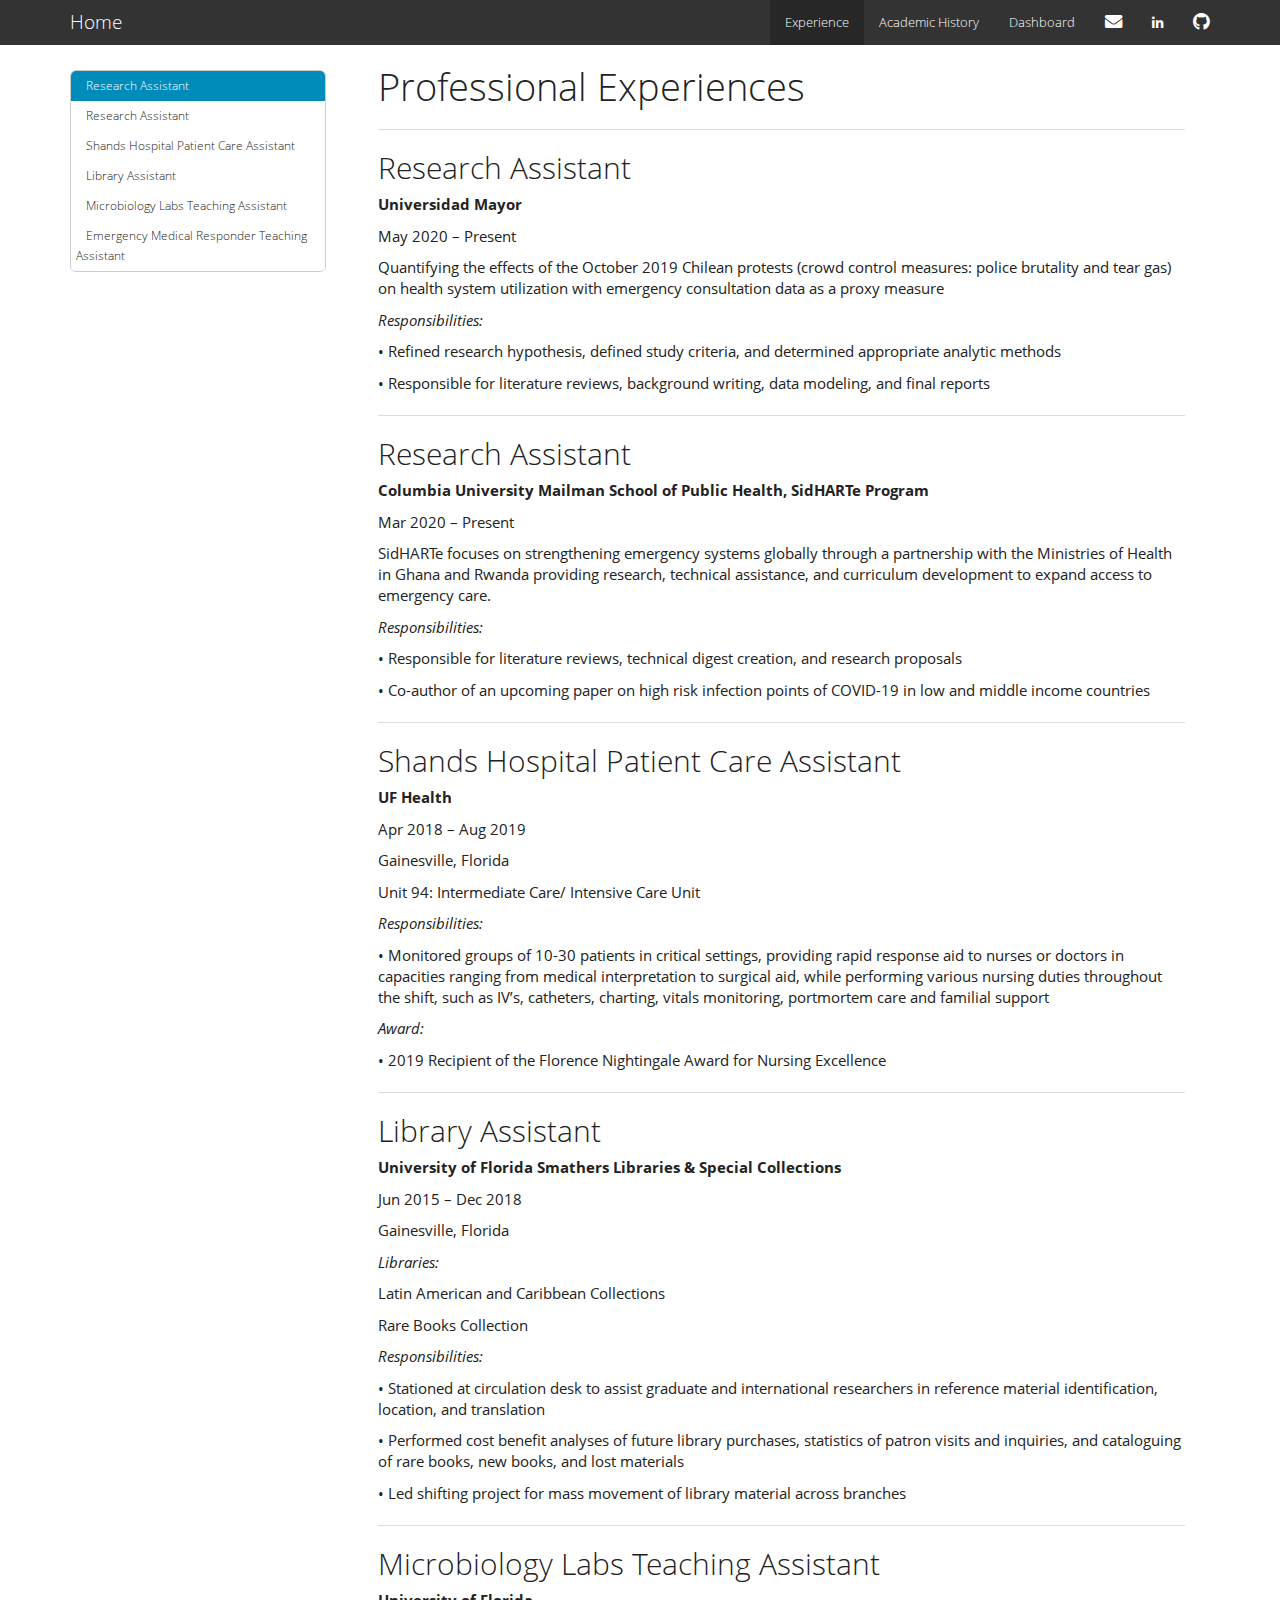
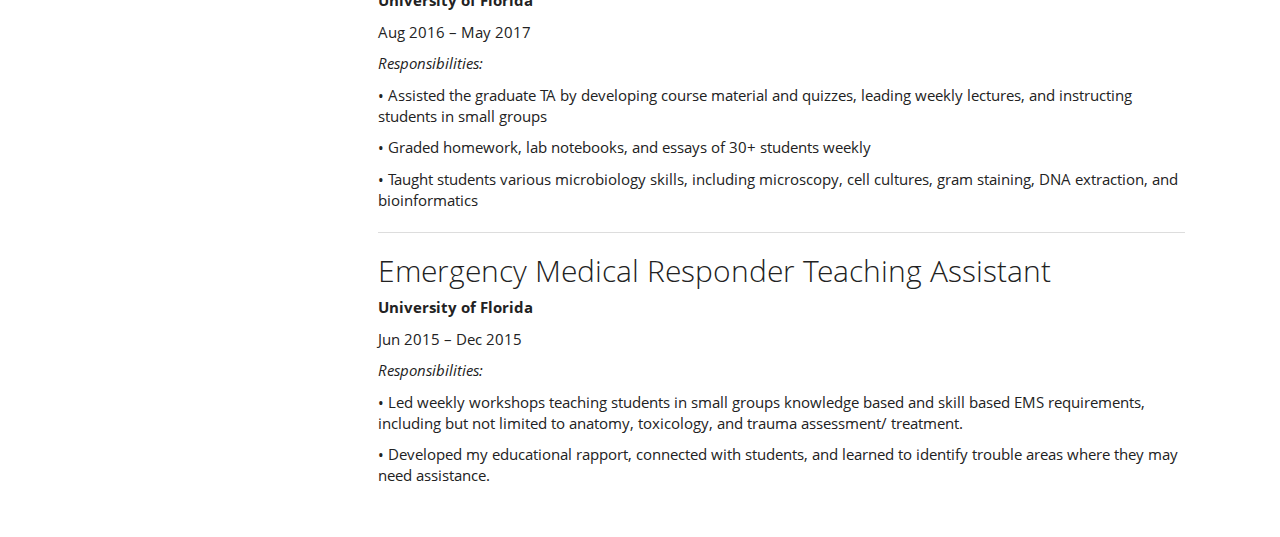
<file: experience.html>
<!DOCTYPE html>

<html>

<head>

<meta charset="utf-8" />
<meta name="generator" content="pandoc" />
<meta http-equiv="X-UA-Compatible" content="IE=EDGE" />




<title>Professional Experiences</title>

<script src="site_libs/jquery-1.11.3/jquery.min.js"></script>
<meta name="viewport" content="width=device-width, initial-scale=1" />
<link href="site_libs/bootstrap-3.3.5/css/yeti.min.css" rel="stylesheet" />
<script src="site_libs/bootstrap-3.3.5/js/bootstrap.min.js"></script>
<script src="site_libs/bootstrap-3.3.5/shim/html5shiv.min.js"></script>
<script src="site_libs/bootstrap-3.3.5/shim/respond.min.js"></script>
<script src="site_libs/jqueryui-1.11.4/jquery-ui.min.js"></script>
<link href="site_libs/tocify-1.9.1/jquery.tocify.css" rel="stylesheet" />
<script src="site_libs/tocify-1.9.1/jquery.tocify.js"></script>
<script src="site_libs/navigation-1.1/tabsets.js"></script>
<link href="site_libs/highlightjs-9.12.0/default.css" rel="stylesheet" />
<script src="site_libs/highlightjs-9.12.0/highlight.js"></script>
<link href="site_libs/font-awesome-5.1.0/css/all.css" rel="stylesheet" />
<link href="site_libs/font-awesome-5.1.0/css/v4-shims.css" rel="stylesheet" />

<style type="text/css">code{white-space: pre;}</style>
<style type="text/css">
  pre:not([class]) {
    background-color: white;
  }
</style>
<script type="text/javascript">
if (window.hljs) {
  hljs.configure({languages: []});
  hljs.initHighlightingOnLoad();
  if (document.readyState && document.readyState === "complete") {
    window.setTimeout(function() { hljs.initHighlighting(); }, 0);
  }
}
</script>



<style type="text/css">
h1 {
  font-size: 34px;
}
h1.title {
  font-size: 38px;
}
h2 {
  font-size: 30px;
}
h3 {
  font-size: 24px;
}
h4 {
  font-size: 18px;
}
h5 {
  font-size: 16px;
}
h6 {
  font-size: 12px;
}
.table th:not([align]) {
  text-align: left;
}
</style>




<style type = "text/css">
.main-container {
  max-width: 940px;
  margin-left: auto;
  margin-right: auto;
}
code {
  color: inherit;
  background-color: rgba(0, 0, 0, 0.04);
}
img {
  max-width:100%;
}
.tabbed-pane {
  padding-top: 12px;
}
.html-widget {
  margin-bottom: 20px;
}
button.code-folding-btn:focus {
  outline: none;
}
summary {
  display: list-item;
}
</style>


<style type="text/css">
/* padding for bootstrap navbar */
body {
  padding-top: 45px;
  padding-bottom: 40px;
}
/* offset scroll position for anchor links (for fixed navbar)  */
.section h1 {
  padding-top: 50px;
  margin-top: -50px;
}
.section h2 {
  padding-top: 50px;
  margin-top: -50px;
}
.section h3 {
  padding-top: 50px;
  margin-top: -50px;
}
.section h4 {
  padding-top: 50px;
  margin-top: -50px;
}
.section h5 {
  padding-top: 50px;
  margin-top: -50px;
}
.section h6 {
  padding-top: 50px;
  margin-top: -50px;
}
.dropdown-submenu {
  position: relative;
}
.dropdown-submenu>.dropdown-menu {
  top: 0;
  left: 100%;
  margin-top: -6px;
  margin-left: -1px;
  border-radius: 0 6px 6px 6px;
}
.dropdown-submenu:hover>.dropdown-menu {
  display: block;
}
.dropdown-submenu>a:after {
  display: block;
  content: " ";
  float: right;
  width: 0;
  height: 0;
  border-color: transparent;
  border-style: solid;
  border-width: 5px 0 5px 5px;
  border-left-color: #cccccc;
  margin-top: 5px;
  margin-right: -10px;
}
.dropdown-submenu:hover>a:after {
  border-left-color: #ffffff;
}
.dropdown-submenu.pull-left {
  float: none;
}
.dropdown-submenu.pull-left>.dropdown-menu {
  left: -100%;
  margin-left: 10px;
  border-radius: 6px 0 6px 6px;
}
</style>

<script>
// manage active state of menu based on current page
$(document).ready(function () {
  // active menu anchor
  href = window.location.pathname
  href = href.substr(href.lastIndexOf('/') + 1)
  if (href === "")
    href = "index.html";
  var menuAnchor = $('a[href="' + href + '"]');

  // mark it active
  menuAnchor.parent().addClass('active');

  // if it's got a parent navbar menu mark it active as well
  menuAnchor.closest('li.dropdown').addClass('active');
});
</script>

<!-- tabsets -->

<style type="text/css">
.tabset-dropdown > .nav-tabs {
  display: inline-table;
  max-height: 500px;
  min-height: 44px;
  overflow-y: auto;
  background: white;
  border: 1px solid #ddd;
  border-radius: 4px;
}

.tabset-dropdown > .nav-tabs > li.active:before {
  content: "";
  font-family: 'Glyphicons Halflings';
  display: inline-block;
  padding: 10px;
  border-right: 1px solid #ddd;
}

.tabset-dropdown > .nav-tabs.nav-tabs-open > li.active:before {
  content: "&#xe258;";
  border: none;
}

.tabset-dropdown > .nav-tabs.nav-tabs-open:before {
  content: "";
  font-family: 'Glyphicons Halflings';
  display: inline-block;
  padding: 10px;
  border-right: 1px solid #ddd;
}

.tabset-dropdown > .nav-tabs > li.active {
  display: block;
}

.tabset-dropdown > .nav-tabs > li > a,
.tabset-dropdown > .nav-tabs > li > a:focus,
.tabset-dropdown > .nav-tabs > li > a:hover {
  border: none;
  display: inline-block;
  border-radius: 4px;
  background-color: transparent;
}

.tabset-dropdown > .nav-tabs.nav-tabs-open > li {
  display: block;
  float: none;
}

.tabset-dropdown > .nav-tabs > li {
  display: none;
}
</style>

<!-- code folding -->



<style type="text/css">

#TOC {
  margin: 25px 0px 20px 0px;
}
@media (max-width: 768px) {
#TOC {
  position: relative;
  width: 100%;
}
}

@media print {
.toc-content {
  /* see https://github.com/w3c/csswg-drafts/issues/4434 */
  float: right;
}
}

.toc-content {
  padding-left: 30px;
  padding-right: 40px;
}

div.main-container {
  max-width: 1200px;
}

div.tocify {
  width: 20%;
  max-width: 260px;
  max-height: 85%;
}

@media (min-width: 768px) and (max-width: 991px) {
  div.tocify {
    width: 25%;
  }
}

@media (max-width: 767px) {
  div.tocify {
    width: 100%;
    max-width: none;
  }
}

.tocify ul, .tocify li {
  line-height: 20px;
}

.tocify-subheader .tocify-item {
  font-size: 0.90em;
}

.tocify .list-group-item {
  border-radius: 0px;
}


</style>



</head>

<body>


<div class="container-fluid main-container">


<!-- setup 3col/9col grid for toc_float and main content  -->
<div class="row-fluid">
<div class="col-xs-12 col-sm-4 col-md-3">
<div id="TOC" class="tocify">
</div>
</div>

<div class="toc-content col-xs-12 col-sm-8 col-md-9">




<div class="navbar navbar-default  navbar-fixed-top" role="navigation">
  <div class="container">
    <div class="navbar-header">
      <button type="button" class="navbar-toggle collapsed" data-toggle="collapse" data-target="#navbar">
        <span class="icon-bar"></span>
        <span class="icon-bar"></span>
        <span class="icon-bar"></span>
      </button>
      <a class="navbar-brand" href="index.html">Home</a>
    </div>
    <div id="navbar" class="navbar-collapse collapse">
      <ul class="nav navbar-nav">
        
      </ul>
      <ul class="nav navbar-nav navbar-right">
        <li>
  <a href="experience.html">Experience</a>
</li>
<li>
  <a href="academics.html">Academic History</a>
</li>
<li>
  <a href="dashboard.html">Dashboard</a>
</li>
<li>
  <a href="mailto:&lt;devikristina27@gmail.com&gt;">
    <span class="fa fa-envelope fa-lg"></span>
     
  </a>
</li>
<li>
  <a href="http://www.linkedin.com/in/kdh11898">
    <span class="fa fa-linkedin"></span>
     
  </a>
</li>
<li>
  <a href="http://github.com/anamikadevi/">
    <span class="fa fa-github fa-lg"></span>
     
  </a>
</li>
      </ul>
    </div><!--/.nav-collapse -->
  </div><!--/.container -->
</div><!--/.navbar -->

<div class="fluid-row" id="header">



<h1 class="title toc-ignore">Professional Experiences</h1>

</div>


<hr />
<div id="research-assistant" class="section level2">
<h2>Research Assistant</h2>
<p><strong>Universidad Mayor</strong></p>
<p>May 2020 – Present</p>
<p>Quantifying the effects of the October 2019 Chilean protests (crowd control measures: police brutality and tear gas) on health system utilization with emergency consultation data as a proxy measure</p>
<p><em>Responsibilities:</em></p>
<p>• Refined research hypothesis, defined study criteria, and determined appropriate analytic methods</p>
<p>• Responsible for literature reviews, background writing, data modeling, and final reports</p>
<hr />
</div>
<div id="research-assistant-1" class="section level2">
<h2>Research Assistant</h2>
<p><strong>Columbia University Mailman School of Public Health, SidHARTe Program</strong></p>
<p>Mar 2020 – Present</p>
<p>SidHARTe focuses on strengthening emergency systems globally through a partnership with the Ministries of Health in Ghana and Rwanda providing research, technical assistance, and curriculum development to expand access to emergency care.</p>
<p><em>Responsibilities:</em></p>
<p>• Responsible for literature reviews, technical digest creation, and research proposals</p>
<p>• Co-author of an upcoming paper on high risk infection points of COVID-19 in low and middle income countries</p>
<hr />
</div>
<div id="shands-hospital-patient-care-assistant" class="section level2">
<h2>Shands Hospital Patient Care Assistant</h2>
<p><strong>UF Health</strong></p>
<p>Apr 2018 – Aug 2019</p>
<p>Gainesville, Florida</p>
<p>Unit 94: Intermediate Care/ Intensive Care Unit</p>
<p><em>Responsibilities:</em></p>
<p>• Monitored groups of 10-30 patients in critical settings, providing rapid response aid to nurses or doctors in capacities ranging from medical interpretation to surgical aid, while performing various nursing duties throughout the shift, such as IV’s, catheters, charting, vitals monitoring, portmortem care and familial support</p>
<p><em>Award:</em></p>
<p>• 2019 Recipient of the Florence Nightingale Award for Nursing Excellence</p>
<hr />
</div>
<div id="library-assistant" class="section level2">
<h2>Library Assistant</h2>
<p><strong>University of Florida Smathers Libraries &amp; Special Collections</strong></p>
<p>Jun 2015 – Dec 2018</p>
<p>Gainesville, Florida</p>
<p><em>Libraries:</em></p>
<p>Latin American and Caribbean Collections</p>
<p>Rare Books Collection</p>
<p><em>Responsibilities:</em></p>
<p>• Stationed at circulation desk to assist graduate and international researchers in reference material identification, location, and translation</p>
<p>• Performed cost benefit analyses of future library purchases, statistics of patron visits and inquiries, and cataloguing of rare books, new books, and lost materials</p>
<p>• Led shifting project for mass movement of library material across branches</p>
<hr />
</div>
<div id="microbiology-labs-teaching-assistant" class="section level2">
<h2>Microbiology Labs Teaching Assistant</h2>
<p><strong>University of Florida</strong></p>
<p>Aug 2016 – May 2017</p>
<p><em>Responsibilities:</em></p>
<p>• Assisted the graduate TA by developing course material and quizzes, leading weekly lectures, and instructing students in small groups</p>
<p>• Graded homework, lab notebooks, and essays of 30+ students weekly</p>
<p>• Taught students various microbiology skills, including microscopy, cell cultures, gram staining, DNA extraction, and bioinformatics</p>
<hr />
</div>
<div id="emergency-medical-responder-teaching-assistant" class="section level2">
<h2>Emergency Medical Responder Teaching Assistant</h2>
<p><strong>University of Florida</strong></p>
<p>Jun 2015 – Dec 2015</p>
<p><em>Responsibilities:</em></p>
<p>• Led weekly workshops teaching students in small groups knowledge based and skill based EMS requirements, including but not limited to anatomy, toxicology, and trauma assessment/ treatment.</p>
<p>• Developed my educational rapport, connected with students, and learned to identify trouble areas where they may need assistance.</p>
</div>



</div>
</div>

</div>

<script>

// add bootstrap table styles to pandoc tables
function bootstrapStylePandocTables() {
  $('tr.header').parent('thead').parent('table').addClass('table table-condensed');
}
$(document).ready(function () {
  bootstrapStylePandocTables();
});


</script>

<!-- tabsets -->

<script>
$(document).ready(function () {
  window.buildTabsets("TOC");
});

$(document).ready(function () {
  $('.tabset-dropdown > .nav-tabs > li').click(function () {
    $(this).parent().toggleClass('nav-tabs-open')
  });
});
</script>

<!-- code folding -->

<script>
$(document).ready(function ()  {

    // move toc-ignore selectors from section div to header
    $('div.section.toc-ignore')
        .removeClass('toc-ignore')
        .children('h1,h2,h3,h4,h5').addClass('toc-ignore');

    // establish options
    var options = {
      selectors: "h1,h2,h3",
      theme: "bootstrap3",
      context: '.toc-content',
      hashGenerator: function (text) {
        return text.replace(/[.\\/?&!#<>]/g, '').replace(/\s/g, '_');
      },
      ignoreSelector: ".toc-ignore",
      scrollTo: 0
    };
    options.showAndHide = true;
    options.smoothScroll = true;

    // tocify
    var toc = $("#TOC").tocify(options).data("toc-tocify");
});
</script>

<!-- dynamically load mathjax for compatibility with self-contained -->
<script>
  (function () {
    var script = document.createElement("script");
    script.type = "text/javascript";
    script.src  = "https://mathjax.rstudio.com/latest/MathJax.js?config=TeX-AMS-MML_HTMLorMML";
    document.getElementsByTagName("head")[0].appendChild(script);
  })();
</script>

</body>
</html>
</file>
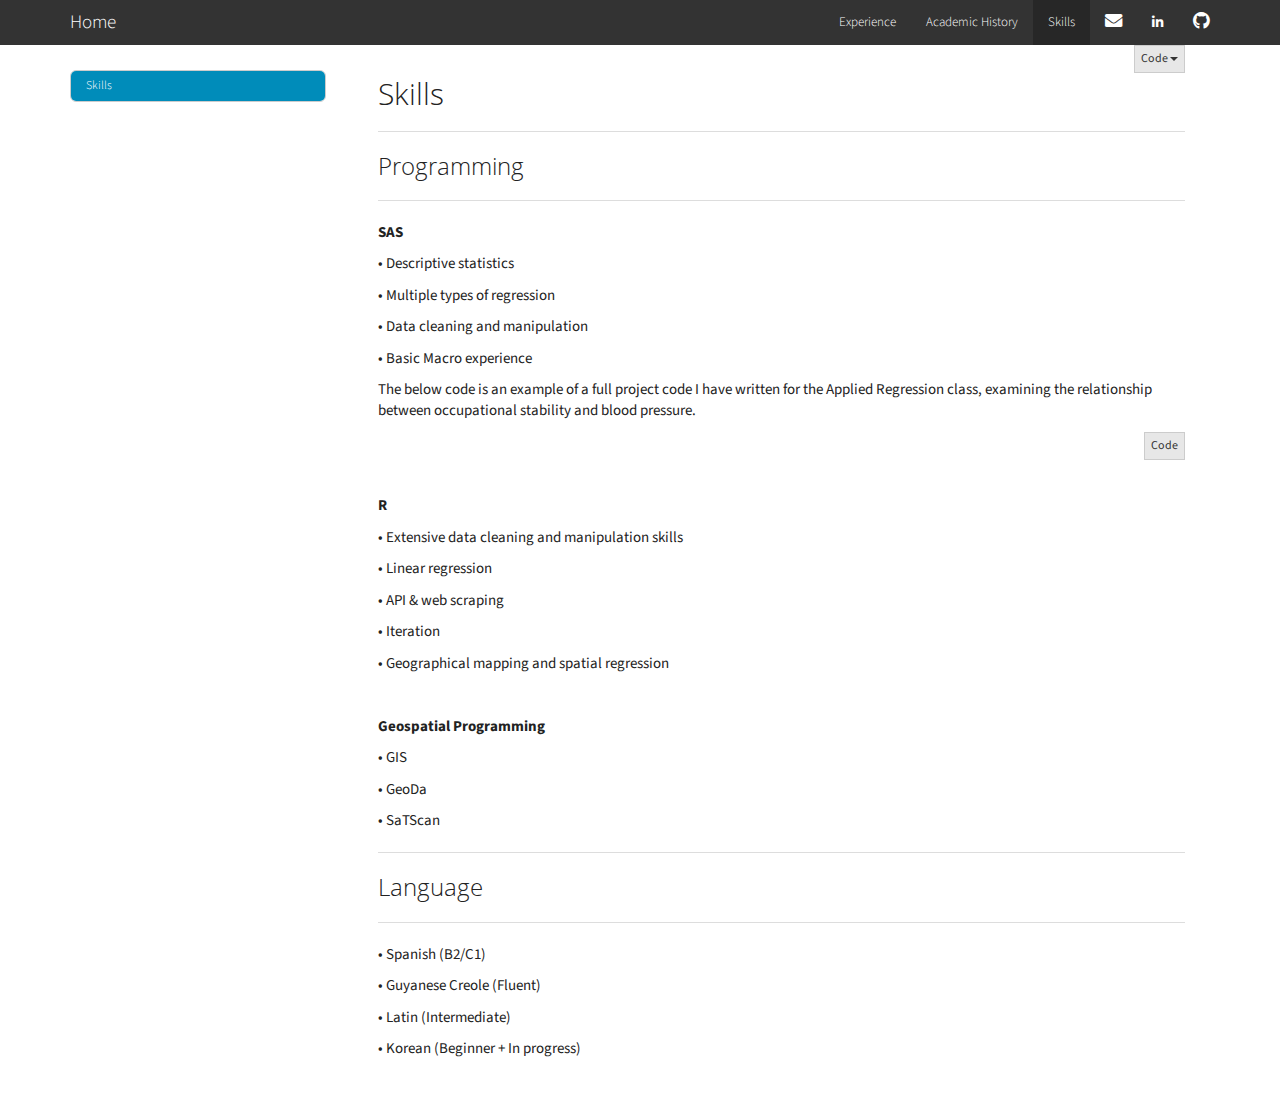
<file: skills.html>
<!DOCTYPE html>

<html>

<head>

<meta charset="utf-8" />
<meta name="generator" content="pandoc" />
<meta http-equiv="X-UA-Compatible" content="IE=EDGE" />




<title>skills.utf8</title>

<script src="site_libs/jquery-1.11.3/jquery.min.js"></script>
<meta name="viewport" content="width=device-width, initial-scale=1" />
<link href="site_libs/bootstrap-3.3.5/css/yeti.min.css" rel="stylesheet" />
<script src="site_libs/bootstrap-3.3.5/js/bootstrap.min.js"></script>
<script src="site_libs/bootstrap-3.3.5/shim/html5shiv.min.js"></script>
<script src="site_libs/bootstrap-3.3.5/shim/respond.min.js"></script>
<script src="site_libs/jqueryui-1.11.4/jquery-ui.min.js"></script>
<link href="site_libs/tocify-1.9.1/jquery.tocify.css" rel="stylesheet" />
<script src="site_libs/tocify-1.9.1/jquery.tocify.js"></script>
<script src="site_libs/navigation-1.1/tabsets.js"></script>
<script src="site_libs/navigation-1.1/codefolding.js"></script>
<link href="site_libs/highlightjs-9.12.0/default.css" rel="stylesheet" />
<script src="site_libs/highlightjs-9.12.0/highlight.js"></script>
<link href="site_libs/font-awesome-5.1.0/css/all.css" rel="stylesheet" />
<link href="site_libs/font-awesome-5.1.0/css/v4-shims.css" rel="stylesheet" />

<style type="text/css">code{white-space: pre;}</style>
<style type="text/css">
  pre:not([class]) {
    background-color: white;
  }
</style>
<script type="text/javascript">
if (window.hljs) {
  hljs.configure({languages: []});
  hljs.initHighlightingOnLoad();
  if (document.readyState && document.readyState === "complete") {
    window.setTimeout(function() { hljs.initHighlighting(); }, 0);
  }
}
</script>



<style type="text/css">
h1 {
  font-size: 34px;
}
h1.title {
  font-size: 38px;
}
h2 {
  font-size: 30px;
}
h3 {
  font-size: 24px;
}
h4 {
  font-size: 18px;
}
h5 {
  font-size: 16px;
}
h6 {
  font-size: 12px;
}
.table th:not([align]) {
  text-align: left;
}
</style>

<link rel="stylesheet" href="style.css" type="text/css" />



<style type = "text/css">
.main-container {
  max-width: 940px;
  margin-left: auto;
  margin-right: auto;
}
code {
  color: inherit;
  background-color: rgba(0, 0, 0, 0.04);
}
img {
  max-width:100%;
}
.tabbed-pane {
  padding-top: 12px;
}
.html-widget {
  margin-bottom: 20px;
}
button.code-folding-btn:focus {
  outline: none;
}
summary {
  display: list-item;
}
</style>


<style type="text/css">
/* padding for bootstrap navbar */
body {
  padding-top: 45px;
  padding-bottom: 40px;
}
/* offset scroll position for anchor links (for fixed navbar)  */
.section h1 {
  padding-top: 50px;
  margin-top: -50px;
}
.section h2 {
  padding-top: 50px;
  margin-top: -50px;
}
.section h3 {
  padding-top: 50px;
  margin-top: -50px;
}
.section h4 {
  padding-top: 50px;
  margin-top: -50px;
}
.section h5 {
  padding-top: 50px;
  margin-top: -50px;
}
.section h6 {
  padding-top: 50px;
  margin-top: -50px;
}
.dropdown-submenu {
  position: relative;
}
.dropdown-submenu>.dropdown-menu {
  top: 0;
  left: 100%;
  margin-top: -6px;
  margin-left: -1px;
  border-radius: 0 6px 6px 6px;
}
.dropdown-submenu:hover>.dropdown-menu {
  display: block;
}
.dropdown-submenu>a:after {
  display: block;
  content: " ";
  float: right;
  width: 0;
  height: 0;
  border-color: transparent;
  border-style: solid;
  border-width: 5px 0 5px 5px;
  border-left-color: #cccccc;
  margin-top: 5px;
  margin-right: -10px;
}
.dropdown-submenu:hover>a:after {
  border-left-color: #ffffff;
}
.dropdown-submenu.pull-left {
  float: none;
}
.dropdown-submenu.pull-left>.dropdown-menu {
  left: -100%;
  margin-left: 10px;
  border-radius: 6px 0 6px 6px;
}
</style>

<script>
// manage active state of menu based on current page
$(document).ready(function () {
  // active menu anchor
  href = window.location.pathname
  href = href.substr(href.lastIndexOf('/') + 1)
  if (href === "")
    href = "index.html";
  var menuAnchor = $('a[href="' + href + '"]');

  // mark it active
  menuAnchor.parent().addClass('active');

  // if it's got a parent navbar menu mark it active as well
  menuAnchor.closest('li.dropdown').addClass('active');
});
</script>

<!-- tabsets -->

<style type="text/css">
.tabset-dropdown > .nav-tabs {
  display: inline-table;
  max-height: 500px;
  min-height: 44px;
  overflow-y: auto;
  background: white;
  border: 1px solid #ddd;
  border-radius: 4px;
}

.tabset-dropdown > .nav-tabs > li.active:before {
  content: "";
  font-family: 'Glyphicons Halflings';
  display: inline-block;
  padding: 10px;
  border-right: 1px solid #ddd;
}

.tabset-dropdown > .nav-tabs.nav-tabs-open > li.active:before {
  content: "&#xe258;";
  border: none;
}

.tabset-dropdown > .nav-tabs.nav-tabs-open:before {
  content: "";
  font-family: 'Glyphicons Halflings';
  display: inline-block;
  padding: 10px;
  border-right: 1px solid #ddd;
}

.tabset-dropdown > .nav-tabs > li.active {
  display: block;
}

.tabset-dropdown > .nav-tabs > li > a,
.tabset-dropdown > .nav-tabs > li > a:focus,
.tabset-dropdown > .nav-tabs > li > a:hover {
  border: none;
  display: inline-block;
  border-radius: 4px;
  background-color: transparent;
}

.tabset-dropdown > .nav-tabs.nav-tabs-open > li {
  display: block;
  float: none;
}

.tabset-dropdown > .nav-tabs > li {
  display: none;
}
</style>

<!-- code folding -->
<style type="text/css">
.code-folding-btn { margin-bottom: 4px; }
</style>



<style type="text/css">

#TOC {
  margin: 25px 0px 20px 0px;
}
@media (max-width: 768px) {
#TOC {
  position: relative;
  width: 100%;
}
}

@media print {
.toc-content {
  /* see https://github.com/w3c/csswg-drafts/issues/4434 */
  float: right;
}
}

.toc-content {
  padding-left: 30px;
  padding-right: 40px;
}

div.main-container {
  max-width: 1200px;
}

div.tocify {
  width: 20%;
  max-width: 260px;
  max-height: 85%;
}

@media (min-width: 768px) and (max-width: 991px) {
  div.tocify {
    width: 25%;
  }
}

@media (max-width: 767px) {
  div.tocify {
    width: 100%;
    max-width: none;
  }
}

.tocify ul, .tocify li {
  line-height: 20px;
}

.tocify-subheader .tocify-item {
  font-size: 0.90em;
}

.tocify .list-group-item {
  border-radius: 0px;
}


</style>



</head>

<body>


<div class="container-fluid main-container">


<!-- setup 3col/9col grid for toc_float and main content  -->
<div class="row-fluid">
<div class="col-xs-12 col-sm-4 col-md-3">
<div id="TOC" class="tocify">
</div>
</div>

<div class="toc-content col-xs-12 col-sm-8 col-md-9">




<div class="navbar navbar-default  navbar-fixed-top" role="navigation">
  <div class="container">
    <div class="navbar-header">
      <button type="button" class="navbar-toggle collapsed" data-toggle="collapse" data-target="#navbar">
        <span class="icon-bar"></span>
        <span class="icon-bar"></span>
        <span class="icon-bar"></span>
      </button>
      <a class="navbar-brand" href="index.html">Home</a>
    </div>
    <div id="navbar" class="navbar-collapse collapse">
      <ul class="nav navbar-nav">
        
      </ul>
      <ul class="nav navbar-nav navbar-right">
        <li>
  <a href="experience.html">Experience</a>
</li>
<li>
  <a href="academics.html">Academic History</a>
</li>
<li>
  <a href="skills.html">Skills</a>
</li>
<li>
  <a href="mailto:&lt;devikristina27@gmail.com&gt;">
    <span class="fa fa-envelope fa-lg"></span>
     
  </a>
</li>
<li>
  <a href="http://www.linkedin.com/in/kdh11898">
    <span class="fa fa-linkedin"></span>
     
  </a>
</li>
<li>
  <a href="http://github.com/anamikadevi/">
    <span class="fa fa-github fa-lg"></span>
     
  </a>
</li>
      </ul>
    </div><!--/.nav-collapse -->
  </div><!--/.container -->
</div><!--/.navbar -->

<div class="fluid-row" id="header">

<div class="btn-group pull-right">
<button type="button" class="btn btn-default btn-xs dropdown-toggle" data-toggle="dropdown" aria-haspopup="true" aria-expanded="false"><span>Code</span> <span class="caret"></span></button>
<ul class="dropdown-menu" style="min-width: 50px;">
<li><a id="rmd-show-all-code" href="#">Show All Code</a></li>
<li><a id="rmd-hide-all-code" href="#">Hide All Code</a></li>
</ul>
</div>




</div>


<p> </p>
<div id="skills" class="section level2">
<h2>Skills</h2>
<hr />
<div id="programming" class="section level3">
<h3>Programming</h3>
<hr />
<p><strong>SAS</strong></p>
<p>• Descriptive statistics</p>
<p>• Multiple types of regression</p>
<p>• Data cleaning and manipulation</p>
<p>• Basic Macro experience</p>
<p>The below code is an example of a full project code I have written for the Applied Regression class, examining the relationship between occupational stability and blood pressure.</p>
<pre class="r"><code>*********************************************************
libnames
*********************************************************;

libname demo xport &quot;/home/u45112562/sasuser.v94/data/DEMO_J.XPT&quot;;
libname bpx xport &quot;/home/u45112562/sasuser.v94/data/BPX_J.XPT&quot;;
libname hsq xport &quot;/home/u45112562/sasuser.v94/data/HSQ_J.XPT&quot;;
libname ocq xport &quot;/home/u45112562/sasuser.v94/data/OCQ_J.XPT&quot;;

*NOTE: update the pathname specific to your sas user id;



*********************************************************
Data cleaning &amp; merging
*********************************************************;

*Create datasets in the work directory;

data demo; set demo.demo_j; run;
data bpx; set bpx.bpx_j; run;
data hsq; set hsq.hsq_j; run;
data ocq; set ocq.ocq_j; run;

*Variables of interest:
    Identifier:
        SEQN
    Exposure:
        RIDRETH3
        RIDAGEYR
        RIAGENDR
        DMDEDUC2
        OCD270
        HSD010
    Outcome: 
        BPXSY1;


*Keep variables of interest;
data demo; set demo;
keep seqn ridreth3 ridageyr riagendr dmdeduc2; 
run;

data hsq; set hsq;
keep seqn HSD010; 
run;

data ocq; set ocq;
keep seqn ocd270; 
run;

data bpx; set bpx;
keep seqn bpxsy1; 
run;

*Sort by unique identifier;

proc sort data = demo; by seqn; run; 
proc sort data = hsq; by seqn; run; 
proc sort data = ocq; by seqn; run; 
proc sort data = bpx; by seqn; run; 

*Merge into a complete dataset;

data comp; 
merge demo hsq ocq bpx; 
by seqn; 
run;

data comp; set comp; 
where ridageyr GE 18
    and hsd010 not in (7, 9, .) 
    and ocd270 not in (77777, 99999, .) 
    and dmdeduc2 not in (7, .) 
    and bpxsy1 ne .;
run;

proc freq data = comp; run;

*Sample size: 2475;
*Note: no missing values in the dataset;



*********************************************************
Variable recodes and formats
*********************************************************;

*****ridreth3; 
proc format; 
value racef 1 = &quot;Mexican- American&quot;  2 = &quot;Other Hispanic&quot;
                  3 = &quot;Non-Hispanic White&quot; 4 = &quot;Non-Hispanic Black&quot;
                  6 = &quot;Non-Hispanic Asian&quot; 7 = &quot;Other Race&quot;;
run;

data comp; set comp;
format ridreth3 racef.;
run;



*****riagendr; 
proc format; 
value sexf 1 = &quot;Male&quot;    2 = &quot;Female&quot;;
run;

data comp; set comp; 
format riagendr sexf.;
run;



*****DMDEDUC2;
proc format; 
value eduf 1 = &quot;Less than 9th grade&quot;        
            2 = &quot;9-11th grade&quot;
            3 = &quot;High school graduate/GED&quot; 
            4 = &quot;Some college or AA degree&quot;
            5 = &quot;College graduate or above&quot;;
run;

data comp; set comp; 
format dmdeduc2 eduf.;
run;



*****hsd010;
proc format; 
value healthf   1 = &quot;Excellent&quot;     2 = &quot;Very Good&quot;
                3 = &quot;Good&quot;          4 = &quot;Fair&quot;
                5 = &quot;Poor&quot; ;
run;

data comp; set comp;
format hsd010 healthf.;
run;



*********************************************************
Preliminary Analyses
*********************************************************;

***************************Individual univariate analyses

Applicable to variables:
    OCD270
    HSD010
    BPXSY1;
    
    
*OCD270: Time at current job;
proc univariate data = comp;
var ocd270; 
histogram ocd270/ normal; 
run;


*HSD010: Self reported health status;
proc univariate data = comp;
var hsd010; 
histogram hsd010/ normal; 
run;


*BPXSY1: First Systolic BP Reading;
proc univariate data = comp;
var bpxsy1; 
histogram bpxsy1/ normal; 
run;



*********************************Linear Regression Models

*Variables of interest:
    Exposure:
        RIDRETH3
        RIAGENDR
        DMDEDUC2
        RIDAGEYR
        OCD270
        HSD010
    Outcome: 
        BPXSY1;

    
*Ethnicity (ridreth3 x bpxsy1);
proc glm data = comp order = freq; 
class ridreth3 (ref = &#39;Non-Hispanic White&#39;);
model bpxsy1 = ridreth3 / solution;
run;
    *Significant F-test and 
    mostly significant parameter values;
    
    

*Gender (riagendr x bpxsy1);
proc glm data = comp order = freq; 
class riagendr;
model bpxsy1 = riagendr / solution;
run;
    *Significant F-test and parameter values;



*Education Level (dmdeduc2 x bpxsy1);
proc glm data = comp order = freq; 
class dmdeduc2;
model bpxsy1 = dmdeduc2 / solution;
run;
    *Significant F-test and 
    mostly significant parameter values;



*Age (ridageyr x bpxsy1);
proc glm data = comp; 
model bpxsy1 = ridageyr / solution;
run;
    *Significant F-test and parameter values;



*Time at job (ocd270 x bpxsy1);
proc glm data = comp order = freq; 
model bpxsy1 = ocd270 / solution;
run;
    *Significant F-test and parameter values;



*Self reported health (hsd010 x bpxsy1);
proc glm data = comp order = freq; 
class hsd010 (ref = &quot;Excellent&quot;);
model bpxsy1 = hsd010 / solution;
run;
    *Significant F-test and parameter values;



*********************************************************
Regression Diagnostics
*********************************************************;

****Assumption: only including continuous variables, 
    excluding age as it is bounded,
    leaves only ocd270;


****Obtaining jackknife residuals, leverage values, DFFITS, etc.;
proc reg data = comp;
  model bpxsy1 = ocd270; 
  output out = bpx_fit
    (keep = bpxsy1 ocd270 hsd010 ridreth3 ridageyr riagendr dmdeduc2
            student_jack lev DFFITS COOKD residual student_res)
    DFFITS = DFFITS 
    COOKD = COOKD
    residual = residual 
    student = student_res
    rstudent = student_jack 
    h = lev;
run;



****Identifying high studentized/jackknife residuals;
data bpx_fit_res;
set bpx_fit;
if student_res &gt; 2 or student_res &lt; -2 
    or student_jack &gt; 2 or student_jack &lt; -2; 
run;

proc sort data = bpx_fit_res;
by descending student_jack;
run;

proc print data = bpx_fit_res; run;

*98 observations;



****Identifying high leverage points;
data bpx_fit_lev;
set bpx_fit;
if lev &gt; 2 * 2 / 2745;
run;

proc sort data = bpx_fit_lev;
by descending lev;
run;

proc print data = bpx_fit_lev; run;

*198 observations;



****Identifying high DFFITS or Cooks values;
data bpx_fit_dff;
set bpx_fit;
DFFITS_bar = 2 * sqrt( 2 /(2475 - 2));
if DFFITS &gt; DFFITS_bar or cookD&gt;0.5;
run;

proc sort data = bpx_fit_dff;
by descending DFFITS;
run;

proc print data = bpx_fit_dff; run;

*85 observations;



****Removing influential data points
    Assessment: DFFITS &gt; 2sqrt(p/(n-p));

data comp_2; set bpx_fit; 
DFFITS_bar = 2 * sqrt( 2 /(2475 - 2));
if DFFITS &gt; DFFITS_bar then delete;
run;

*2390 total observations remain;



****Identifying multicollinearity;
proc reg data = comp_2; 
model bpxsy1 = hsd010 ridreth3 ridageyr riagendr dmdeduc2 ocd270 
/vif tol collin;
run;

*No significant VIF values, tolerance values, 
    condition index values, or proportion of variance values.

    


*********************************************************
Model Selection
*********************************************************;

*Maximum Model;
proc glm data = comp_2 order = freq PLOTS(MAXPOINTS= 7000); 
class hsd010 (ref = &quot;Excellent&quot;) 
      ridreth3 (ref = &#39;Non-Hispanic White&#39;) 
      riagendr dmdeduc2;
model bpxsy1 = ocd270
      hsd010 ridreth3 ridageyr riagendr dmdeduc2 
      / solution ss3;
run;



*Stepwise regression with 5 - fold cross validation;

ods graphics on;
proc glmselect data = comp_2 seed = 1234
    plots(stepAxis = number) = (criterionPanel ASEPlot);
class hsd010 (ref = &quot;Excellent&quot;) 
      ridreth3 (ref = &#39;Non-Hispanic White&#39;) 
      riagendr dmdeduc2;
model bpxsy1 = ocd270
      hsd010 ridreth3 ridageyr riagendr dmdeduc2 
      /selection = stepwise (select = SL choose = CV)
      cvMethod = split(5)
      stats=all  showpvalues;
run;
ods graphics off;

    **Cross validation determines the elimination of dmdeduc2;
    
    

*********************************************************
Regression Diagnostics II
*********************************************************;

*Regression diagnostics should not change as no continuous 
variables were omitted from the model, only one categorical 
variable, dmdeduc2

    

*********************************************************
Final Assessment of Model Assumptions
*********************************************************;

***Linearity;
proc reg data=comp_2; 
model bpxsy1 = ocd270
      hsd010 ridreth3 ridageyr riagendr;
plot rstudent.*p.;
run;

    *Pass: Randomly scattered around the 0 line, 
     No obvious trends;



***Independece:
Discussed in the data description section of the written report;

    *Pass: NHANES quality;



***Residual Normality;
proc univariate data=comp_2 normal; var student_res; 
histogram student_res/normal;
qqplot student_res / normal(mu=est sigma=est);
run; 

    *Pass: Approximately a normal distribution of residuals;



***Homoscedasticity;
proc reg data=comp_2; 
model bpxsy1 = ocd270
      hsd010 ridreth3 ridageyr riagendr
      /spec;
run;

    *Pass: Significant P-value of White Test;



*********************************************************
Final Analyses
*********************************************************;

***Hypothesis 1:

        SBP on time at job 
        Conditional on age, race, gender;
        
proc glm data = comp_2 order = freq PLOTS(MAXPOINTS= 7000); 
class ridreth3 (ref = &#39;Non-Hispanic White&#39;) 
      riagendr;
model bpxsy1 = ocd270
      ridageyr ridreth3 riagendr
      / solution ss3;
run;

    *Significant;
    
    

***Hypothesis 2:

        SBP on Time at job
        Conditional on age, gender
        Modified by race;
        
proc glm data = comp_2 order = freq PLOTS(MAXPOINTS= 7000); 
class ridreth3 (ref = &#39;Non-Hispanic White&#39;) 
      riagendr;
model bpxsy1 = ocd270
      ridageyr riagendr ridreth3 ocd270*ridreth3 
      / solution ss3;
run;

    *Interaction term not significant at all;
    


***Hypothesis 3:

        SBP on Time at job
        Conditional on race, gender
        Modified by age;
        
proc glm data = comp_2 order = freq PLOTS(MAXPOINTS= 7000); 
class ridreth3 (ref = &#39;Non-Hispanic White&#39;) 
      riagendr;
model bpxsy1 = ocd270
      ridreth3 riagendr ridageyr ocd270*ridageyr  
      / solution ss3;
run;

    *Interaction term not significant at all;



***Hypothesis 4:

        SBP on Time at job
        Conditional on age, race, gender
        Modified by hsd;
        
proc glm data = comp_2 order = freq PLOTS(MAXPOINTS= 7000); 
class ridreth3 (ref = &#39;Non-Hispanic White&#39;) 
      hsd010 (ref = &quot;Excellent&quot;) 
      riagendr;
model bpxsy1 = ocd270
      riagendr ridreth3 ridageyr hsd010 ocd270*hsd010  
      / solution ss3;
run;

    *Interaction term not significant at all;</code></pre>
<p> </p>
<p><strong>R</strong></p>
<p>• Extensive data cleaning and manipulation skills</p>
<p>• Linear regression</p>
<p>• API &amp; web scraping</p>
<p>• Iteration</p>
<p>• Geographical mapping and spatial regression</p>
<p> </p>
<p><strong>Geospatial Programming</strong></p>
<p>• GIS</p>
<p>• GeoDa</p>
<p>• SaTScan</p>
<hr />
</div>
<div id="language" class="section level3">
<h3>Language</h3>
<hr />
<p>• Spanish (B2/C1)</p>
<p>• Guyanese Creole (Fluent)</p>
<p>• Latin (Intermediate)</p>
<p>• Korean (Beginner + In progress)</p>
</div>
</div>



</div>
</div>

</div>

<script>

// add bootstrap table styles to pandoc tables
function bootstrapStylePandocTables() {
  $('tr.header').parent('thead').parent('table').addClass('table table-condensed');
}
$(document).ready(function () {
  bootstrapStylePandocTables();
});


</script>

<!-- tabsets -->

<script>
$(document).ready(function () {
  window.buildTabsets("TOC");
});

$(document).ready(function () {
  $('.tabset-dropdown > .nav-tabs > li').click(function () {
    $(this).parent().toggleClass('nav-tabs-open')
  });
});
</script>

<!-- code folding -->
<script>
$(document).ready(function () {
  window.initializeCodeFolding("hide" === "show");
});
</script>

<script>
$(document).ready(function ()  {

    // move toc-ignore selectors from section div to header
    $('div.section.toc-ignore')
        .removeClass('toc-ignore')
        .children('h1,h2,h3,h4,h5').addClass('toc-ignore');

    // establish options
    var options = {
      selectors: "h1,h2,h3",
      theme: "bootstrap3",
      context: '.toc-content',
      hashGenerator: function (text) {
        return text.replace(/[.\\/?&!#<>]/g, '').replace(/\s/g, '_');
      },
      ignoreSelector: ".toc-ignore",
      scrollTo: 0
    };
    options.showAndHide = true;
    options.smoothScroll = true;

    // tocify
    var toc = $("#TOC").tocify(options).data("toc-tocify");
});
</script>

<!-- dynamically load mathjax for compatibility with self-contained -->
<script>
  (function () {
    var script = document.createElement("script");
    script.type = "text/javascript";
    script.src  = "https://mathjax.rstudio.com/latest/MathJax.js?config=TeX-AMS-MML_HTMLorMML";
    document.getElementsByTagName("head")[0].appendChild(script);
  })();
</script>

</body>
</html>
</file>
<file: site_libs/highlightjs-9.12.0/default.css>
.hljs-literal {
  color: #990073;
}

.hljs-number {
  color: #099;
}

.hljs-comment {
  color: #998;
  font-style: italic;
}

.hljs-keyword {
  color: #900;
  font-weight: bold;
}

.hljs-string {
  color: #d14;
}
</file>
<file: site_libs/prism-1.4.1/prism.css>
/* http://prismjs.com/download.html?themes=prism-coy&languages=r&plugins=line-numbers */
/**
 * prism.js Coy theme for JavaScript, CoffeeScript, CSS and HTML
 * Based on https://github.com/tshedor/workshop-wp-theme (Example: http://workshop.kansan.com/category/sessions/basics or http://workshop.timshedor.com/category/sessions/basics);
 * @author Tim  Shedor
 */

code[class*="language-"],
pre[class*="language-"] {
	color: black;
	background: none;
	font-family: Consolas, Monaco, 'Andale Mono', 'Ubuntu Mono', monospace;
	text-align: left;
	white-space: pre;
	word-spacing: normal;
	word-break: normal;
	word-wrap: normal;
	line-height: 1.5;

	-moz-tab-size: 4;
	-o-tab-size: 4;
	tab-size: 4;

	-webkit-hyphens: none;
	-moz-hyphens: none;
	-ms-hyphens: none;
	hyphens: none;
}

/* Code blocks */
pre[class*="language-"] {
	position: relative;
	margin: .5em 0;
	-webkit-box-shadow: -1px 0px 0px 0px #358ccb, 0px 0px 0px 1px #dfdfdf;
	-moz-box-shadow: -1px 0px 0px 0px #358ccb, 0px 0px 0px 1px #dfdfdf;
	box-shadow: -1px 0px 0px 0px #358ccb, 0px 0px 0px 1px #dfdfdf;
	border-left: 10px solid #358ccb;
	background-color: #fdfdfd;
	background-image: -webkit-linear-gradient(transparent 50%, rgba(69, 142, 209, 0.04) 50%);
	background-image: -moz-linear-gradient(transparent 50%, rgba(69, 142, 209, 0.04) 50%);
	background-image: -ms-linear-gradient(transparent 50%, rgba(69, 142, 209, 0.04) 50%);
	background-image: -o-linear-gradient(transparent 50%, rgba(69, 142, 209, 0.04) 50%);
	background-image: linear-gradient(transparent 50%, rgba(69, 142, 209, 0.04) 50%);
	background-size: 3em 3em;
	background-origin: content-box;
	overflow: visible;
	padding: 0;
}

code[class*="language"] {
	max-height: inherit;
	height: 100%;
	padding: 0 1em;
	display: block;
	overflow: auto;
}

/* Margin bottom to accomodate shadow */
:not(pre) > code[class*="language-"],
pre[class*="language-"] {
	background-color: #fdfdfd;
	-webkit-box-sizing: border-box;
	-moz-box-sizing: border-box;
	box-sizing: border-box;
	margin-bottom: 1em;
}

/* Inline code */
:not(pre) > code[class*="language-"] {
	position: relative;
	padding: .2em;
	-webkit-border-radius: 0.3em;
	-moz-border-radius: 0.3em;
	-ms-border-radius: 0.3em;
	-o-border-radius: 0.3em;
	border-radius: 0.3em;
	color: #c92c2c;
	border: 1px solid rgba(0, 0, 0, 0.1);
	display: inline;
	white-space: normal;
}

pre[class*="language-"]:before,
pre[class*="language-"]:after {
	content: '';
	z-index: -2;
	display: block;
	position: absolute;
	bottom: 0.75em;
	left: 0.18em;
	width: 40%;
	height: 20%;
	max-height: 13em;
	-webkit-box-shadow: 0px 13px 8px #979797;
	-moz-box-shadow: 0px 13px 8px #979797;
	box-shadow: 0px 13px 8px #979797;
	-webkit-transform: rotate(-2deg);
	-moz-transform: rotate(-2deg);
	-ms-transform: rotate(-2deg);
	-o-transform: rotate(-2deg);
	transform: rotate(-2deg);
}

:not(pre) > code[class*="language-"]:after,
pre[class*="language-"]:after {
	right: 0.75em;
	left: auto;
	-webkit-transform: rotate(2deg);
	-moz-transform: rotate(2deg);
	-ms-transform: rotate(2deg);
	-o-transform: rotate(2deg);
	transform: rotate(2deg);
}

.token.comment,
.token.block-comment,
.token.prolog,
.token.doctype,
.token.cdata {
	color: #7D8B99;
}

.token.punctuation {
	color: #5F6364;
}

.token.property,
.token.tag,
.token.boolean,
.token.number,
.token.function-name,
.token.constant,
.token.symbol,
.token.deleted {
	color: #c92c2c;
}

.token.selector,
.token.attr-name,
.token.string,
.token.char,
.token.function,
.token.builtin,
.token.inserted {
	color: #2f9c0a;
}

.token.operator,
.token.entity,
.token.url,
.token.variable {
	color: #a67f59;
	background: rgba(255, 255, 255, 0.5);
}

.token.atrule,
.token.attr-value,
.token.keyword,
.token.class-name {
	color: #1990b8;
}

.token.regex,
.token.important {
	color: #e90;
}

.language-css .token.string,
.style .token.string {
	color: #a67f59;
	background: rgba(255, 255, 255, 0.5);
}

.token.important {
	font-weight: normal;
}

.token.bold {
	font-weight: bold;
}
.token.italic {
	font-style: italic;
}

.token.entity {
	cursor: help;
}

.namespace {
	opacity: .7;
}

@media screen and (max-width: 767px) {
	pre[class*="language-"]:before,
	pre[class*="language-"]:after {
		bottom: 14px;
		-webkit-box-shadow: none;
		-moz-box-shadow: none;
		box-shadow: none;
	}

}

/* Plugin styles */
.token.tab:not(:empty):before,
.token.cr:before,
.token.lf:before {
	color: #e0d7d1;
}

/* Plugin styles: Line Numbers */
pre[class*="language-"].line-numbers {
	padding-left: 0;
}

pre[class*="language-"].line-numbers code {
	padding-left: 3.8em;
}

pre[class*="language-"].line-numbers .line-numbers-rows {
	left: 0;
}

/* Plugin styles: Line Highlight */
pre[class*="language-"][data-line] {
	padding-top: 0;
	padding-bottom: 0;
	padding-left: 0;
}
pre[data-line] code {
	position: relative;
	padding-left: 4em;
}
pre .line-highlight {
	margin-top: 0;
}

pre.line-numbers {
	position: relative;
	padding-left: 3.8em;
	counter-reset: linenumber;
}

pre.line-numbers > code {
	position: relative;
}

.line-numbers .line-numbers-rows {
	position: absolute;
	pointer-events: none;
	top: 0;
	font-size: 100%;
	left: -3.8em;
	width: 3em; /* works for line-numbers below 1000 lines */
	letter-spacing: -1px;
	border-right: 1px solid #999;

	-webkit-user-select: none;
	-moz-user-select: none;
	-ms-user-select: none;
	user-select: none;

}

	.line-numbers-rows > span {
		pointer-events: none;
		display: block;
		counter-increment: linenumber;
	}

		.line-numbers-rows > span:before {
			content: counter(linenumber);
			color: #999;
			display: block;
			padding-right: 0.8em;
			text-align: right;
		}
</file>
<file: site_libs/crosstalk-1.1.0.1/css/crosstalk.css>
/* Adjust margins outwards, so column contents line up with the edges of the
   parent of container-fluid. */
.container-fluid.crosstalk-bscols {
  margin-left: -30px;
  margin-right: -30px;
  white-space: normal;
}

/* But don't adjust the margins outwards if we're directly under the body,
   i.e. we were the top-level of something at the console. */
body > .container-fluid.crosstalk-bscols {
  margin-left: auto;
  margin-right: auto;
}

.crosstalk-input-checkboxgroup .crosstalk-options-group .crosstalk-options-column {
  display: inline-block;
  padding-right: 12px;
  vertical-align: top;
}

@media only screen and (max-width:480px) {
  .crosstalk-input-checkboxgroup .crosstalk-options-group .crosstalk-options-column {
    display: block;
    padding-right: inherit;
  }
}
</file>
<file: site_libs/plotly-htmlwidgets-css-1.52.2/plotly-htmlwidgets.css>
/*
just here so that plotly works
correctly with ioslides.
see https://github.com/ropensci/plotly/issues/463
*/

slide:not(.current) .plotly.html-widget{
  display: none;
}
</file>
<file: style.css>
@import url('https://fonts.googleapis.com/css2?family=Source+Sans+Pro:ital,wght@0,300;0,400;0,600;1,400&display=swap');

body {
    font-family: 'Source Sans Pro';
    font-size: 15px;
}
</file>
<file: site_libs/bootstrap-3.3.5/css/yeti.min.css>
@font-face {
  font-family: 'Open Sans';
  font-style: normal;
  font-weight: 300;
  src: url(fonts/OpenSansLight.ttf) format('truetype');
}
@font-face {
  font-family: 'Open Sans';
  font-style: normal;
  font-weight: 400;
  src: url(fonts/OpenSans.ttf) format('truetype');
}
@font-face {
  font-family: 'Open Sans';
  font-style: normal;
  font-weight: 700;
  src: url(fonts/OpenSansBold.ttf) format('truetype');
}
@font-face {
  font-family: 'Open Sans';
  font-style: italic;
  font-weight: 300;
  src: url(fonts/OpenSansLightItalic.ttf) format('truetype');
}
@font-face {
  font-family: 'Open Sans';
  font-style: italic;
  font-weight: 400;
  src: url(fonts/OpenSansItalic.ttf) format('truetype');
}
@font-face {
  font-family: 'Open Sans';
  font-style: italic;
  font-weight: 700;
  src: url(fonts/OpenSansBoldItalic.ttf) format('truetype');
}


/*!
 * bootswatch v3.3.6
 * Homepage: http://bootswatch.com
 * Copyright 2012-2015 Thomas Park
 * Licensed under MIT
 * Based on Bootstrap
*//*!
 * Bootstrap v3.3.6 (http://getbootstrap.com)
 * Copyright 2011-2015 Twitter, Inc.
 * Licensed under MIT (https://github.com/twbs/bootstrap/blob/master/LICENSE)
 *//*! normalize.css v3.0.3 | MIT License | github.com/necolas/normalize.css */html{font-family:sans-serif;-ms-text-size-adjust:100%;-webkit-text-size-adjust:100%}body{margin:0}article,aside,details,figcaption,figure,footer,header,hgroup,main,menu,nav,section,summary{display:block}audio,canvas,progress,video{display:inline-block;vertical-align:baseline}audio:not([controls]){display:none;height:0}[hidden],template{display:none}a{background-color:transparent}a:active,a:hover{outline:0}abbr[title]{border-bottom:1px dotted}b,strong{font-weight:bold}dfn{font-style:italic}h1{font-size:2em;margin:0.67em 0}mark{background:#ff0;color:#000}small{font-size:80%}sub,sup{font-size:75%;line-height:0;position:relative;vertical-align:baseline}sup{top:-0.5em}sub{bottom:-0.25em}img{border:0}svg:not(:root){overflow:hidden}figure{margin:1em 40px}hr{-webkit-box-sizing:content-box;-moz-box-sizing:content-box;box-sizing:content-box;height:0}pre{overflow:auto}code,kbd,pre,samp{font-family:monospace, monospace;font-size:1em}button,input,optgroup,select,textarea{color:inherit;font:inherit;margin:0}button{overflow:visible}button,select{text-transform:none}button,html input[type="button"],input[type="reset"],input[type="submit"]{-webkit-appearance:button;cursor:pointer}button[disabled],html input[disabled]{cursor:default}button::-moz-focus-inner,input::-moz-focus-inner{border:0;padding:0}input{line-height:normal}input[type="checkbox"],input[type="radio"]{-webkit-box-sizing:border-box;-moz-box-sizing:border-box;box-sizing:border-box;padding:0}input[type="number"]::-webkit-inner-spin-button,input[type="number"]::-webkit-outer-spin-button{height:auto}input[type="search"]{-webkit-appearance:textfield;-webkit-box-sizing:content-box;-moz-box-sizing:content-box;box-sizing:content-box}input[type="search"]::-webkit-search-cancel-button,input[type="search"]::-webkit-search-decoration{-webkit-appearance:none}fieldset{border:1px solid #c0c0c0;margin:0 2px;padding:0.35em 0.625em 0.75em}legend{border:0;padding:0}textarea{overflow:auto}optgroup{font-weight:bold}table{border-collapse:collapse;border-spacing:0}td,th{padding:0}/*! Source: https://github.com/h5bp/html5-boilerplate/blob/master/src/css/main.css */@media print{*,*:before,*:after{background:transparent !important;color:#000 !important;-webkit-box-shadow:none !important;box-shadow:none !important;text-shadow:none !important}a,a:visited{text-decoration:underline}a[href]:after{content:" (" attr(href) ")"}abbr[title]:after{content:" (" attr(title) ")"}a[href^="#"]:after,a[href^="javascript:"]:after{content:""}pre,blockquote{border:1px solid #999;page-break-inside:avoid}thead{display:table-header-group}tr,img{page-break-inside:avoid}img{max-width:100% !important}p,h2,h3{orphans:3;widows:3}h2,h3{page-break-after:avoid}.navbar{display:none}.btn>.caret,.dropup>.btn>.caret{border-top-color:#000 !important}.label{border:1px solid #000}.table{border-collapse:collapse !important}.table td,.table th{background-color:#fff !important}.table-bordered th,.table-bordered td{border:1px solid #ddd !important}}@font-face{font-family:'Glyphicons Halflings';src:url('../fonts/glyphicons-halflings-regular.eot');src:url('../fonts/glyphicons-halflings-regular.eot?#iefix') format('embedded-opentype'),url('../fonts/glyphicons-halflings-regular.woff') format('woff'),url('../fonts/glyphicons-halflings-regular.ttf') format('truetype'),url('../fonts/glyphicons-halflings-regular.svg#glyphicons_halflingsregular') format('svg')}.glyphicon{position:relative;top:1px;display:inline-block;font-family:'Glyphicons Halflings';font-style:normal;font-weight:normal;line-height:1;-webkit-font-smoothing:antialiased;-moz-osx-font-smoothing:grayscale}.glyphicon-asterisk:before{content:"\002a"}.glyphicon-plus:before{content:"\002b"}.glyphicon-euro:before,.glyphicon-eur:before{content:"\20ac"}.glyphicon-minus:before{content:"\2212"}.glyphicon-cloud:before{content:"\2601"}.glyphicon-envelope:before{content:"\2709"}.glyphicon-pencil:before{content:"\270f"}.glyphicon-glass:before{content:"\e001"}.glyphicon-music:before{content:"\e002"}.glyphicon-search:before{content:"\e003"}.glyphicon-heart:before{content:"\e005"}.glyphicon-star:before{content:"\e006"}.glyphicon-star-empty:before{content:"\e007"}.glyphicon-user:before{content:"\e008"}.glyphicon-film:before{content:"\e009"}.glyphicon-th-large:before{content:"\e010"}.glyphicon-th:before{content:"\e011"}.glyphicon-th-list:before{content:"\e012"}.glyphicon-ok:before{content:"\e013"}.glyphicon-remove:before{content:"\e014"}.glyphicon-zoom-in:before{content:"\e015"}.glyphicon-zoom-out:before{content:"\e016"}.glyphicon-off:before{content:"\e017"}.glyphicon-signal:before{content:"\e018"}.glyphicon-cog:before{content:"\e019"}.glyphicon-trash:before{content:"\e020"}.glyphicon-home:before{content:"\e021"}.glyphicon-file:before{content:"\e022"}.glyphicon-time:before{content:"\e023"}.glyphicon-road:before{content:"\e024"}.glyphicon-download-alt:before{content:"\e025"}.glyphicon-download:before{content:"\e026"}.glyphicon-upload:before{content:"\e027"}.glyphicon-inbox:before{content:"\e028"}.glyphicon-play-circle:before{content:"\e029"}.glyphicon-repeat:before{content:"\e030"}.glyphicon-refresh:before{content:"\e031"}.glyphicon-list-alt:before{content:"\e032"}.glyphicon-lock:before{content:"\e033"}.glyphicon-flag:before{content:"\e034"}.glyphicon-headphones:before{content:"\e035"}.glyphicon-volume-off:before{content:"\e036"}.glyphicon-volume-down:before{content:"\e037"}.glyphicon-volume-up:before{content:"\e038"}.glyphicon-qrcode:before{content:"\e039"}.glyphicon-barcode:before{content:"\e040"}.glyphicon-tag:before{content:"\e041"}.glyphicon-tags:before{content:"\e042"}.glyphicon-book:before{content:"\e043"}.glyphicon-bookmark:before{content:"\e044"}.glyphicon-print:before{content:"\e045"}.glyphicon-camera:before{content:"\e046"}.glyphicon-font:before{content:"\e047"}.glyphicon-bold:before{content:"\e048"}.glyphicon-italic:before{content:"\e049"}.glyphicon-text-height:before{content:"\e050"}.glyphicon-text-width:before{content:"\e051"}.glyphicon-align-left:before{content:"\e052"}.glyphicon-align-center:before{content:"\e053"}.glyphicon-align-right:before{content:"\e054"}.glyphicon-align-justify:before{content:"\e055"}.glyphicon-list:before{content:"\e056"}.glyphicon-indent-left:before{content:"\e057"}.glyphicon-indent-right:before{content:"\e058"}.glyphicon-facetime-video:before{content:"\e059"}.glyphicon-picture:before{content:"\e060"}.glyphicon-map-marker:before{content:"\e062"}.glyphicon-adjust:before{content:"\e063"}.glyphicon-tint:before{content:"\e064"}.glyphicon-edit:before{content:"\e065"}.glyphicon-share:before{content:"\e066"}.glyphicon-check:before{content:"\e067"}.glyphicon-move:before{content:"\e068"}.glyphicon-step-backward:before{content:"\e069"}.glyphicon-fast-backward:before{content:"\e070"}.glyphicon-backward:before{content:"\e071"}.glyphicon-play:before{content:"\e072"}.glyphicon-pause:before{content:"\e073"}.glyphicon-stop:before{content:"\e074"}.glyphicon-forward:before{content:"\e075"}.glyphicon-fast-forward:before{content:"\e076"}.glyphicon-step-forward:before{content:"\e077"}.glyphicon-eject:before{content:"\e078"}.glyphicon-chevron-left:before{content:"\e079"}.glyphicon-chevron-right:before{content:"\e080"}.glyphicon-plus-sign:before{content:"\e081"}.glyphicon-minus-sign:before{content:"\e082"}.glyphicon-remove-sign:before{content:"\e083"}.glyphicon-ok-sign:before{content:"\e084"}.glyphicon-question-sign:before{content:"\e085"}.glyphicon-info-sign:before{content:"\e086"}.glyphicon-screenshot:before{content:"\e087"}.glyphicon-remove-circle:before{content:"\e088"}.glyphicon-ok-circle:before{content:"\e089"}.glyphicon-ban-circle:before{content:"\e090"}.glyphicon-arrow-left:before{content:"\e091"}.glyphicon-arrow-right:before{content:"\e092"}.glyphicon-arrow-up:before{content:"\e093"}.glyphicon-arrow-down:before{content:"\e094"}.glyphicon-share-alt:before{content:"\e095"}.glyphicon-resize-full:before{content:"\e096"}.glyphicon-resize-small:before{content:"\e097"}.glyphicon-exclamation-sign:before{content:"\e101"}.glyphicon-gift:before{content:"\e102"}.glyphicon-leaf:before{content:"\e103"}.glyphicon-fire:before{content:"\e104"}.glyphicon-eye-open:before{content:"\e105"}.glyphicon-eye-close:before{content:"\e106"}.glyphicon-warning-sign:before{content:"\e107"}.glyphicon-plane:before{content:"\e108"}.glyphicon-calendar:before{content:"\e109"}.glyphicon-random:before{content:"\e110"}.glyphicon-comment:before{content:"\e111"}.glyphicon-magnet:before{content:"\e112"}.glyphicon-chevron-up:before{content:"\e113"}.glyphicon-chevron-down:before{content:"\e114"}.glyphicon-retweet:before{content:"\e115"}.glyphicon-shopping-cart:before{content:"\e116"}.glyphicon-folder-close:before{content:"\e117"}.glyphicon-folder-open:before{content:"\e118"}.glyphicon-resize-vertical:before{content:"\e119"}.glyphicon-resize-horizontal:before{content:"\e120"}.glyphicon-hdd:before{content:"\e121"}.glyphicon-bullhorn:before{content:"\e122"}.glyphicon-bell:before{content:"\e123"}.glyphicon-certificate:before{content:"\e124"}.glyphicon-thumbs-up:before{content:"\e125"}.glyphicon-thumbs-down:before{content:"\e126"}.glyphicon-hand-right:before{content:"\e127"}.glyphicon-hand-left:before{content:"\e128"}.glyphicon-hand-up:before{content:"\e129"}.glyphicon-hand-down:before{content:"\e130"}.glyphicon-circle-arrow-right:before{content:"\e131"}.glyphicon-circle-arrow-left:before{content:"\e132"}.glyphicon-circle-arrow-up:before{content:"\e133"}.glyphicon-circle-arrow-down:before{content:"\e134"}.glyphicon-globe:before{content:"\e135"}.glyphicon-wrench:before{content:"\e136"}.glyphicon-tasks:before{content:"\e137"}.glyphicon-filter:before{content:"\e138"}.glyphicon-briefcase:before{content:"\e139"}.glyphicon-fullscreen:before{content:"\e140"}.glyphicon-dashboard:before{content:"\e141"}.glyphicon-paperclip:before{content:"\e142"}.glyphicon-heart-empty:before{content:"\e143"}.glyphicon-link:before{content:"\e144"}.glyphicon-phone:before{content:"\e145"}.glyphicon-pushpin:before{content:"\e146"}.glyphicon-usd:before{content:"\e148"}.glyphicon-gbp:before{content:"\e149"}.glyphicon-sort:before{content:"\e150"}.glyphicon-sort-by-alphabet:before{content:"\e151"}.glyphicon-sort-by-alphabet-alt:before{content:"\e152"}.glyphicon-sort-by-order:before{content:"\e153"}.glyphicon-sort-by-order-alt:before{content:"\e154"}.glyphicon-sort-by-attributes:before{content:"\e155"}.glyphicon-sort-by-attributes-alt:before{content:"\e156"}.glyphicon-unchecked:before{content:"\e157"}.glyphicon-expand:before{content:"\e158"}.glyphicon-collapse-down:before{content:"\e159"}.glyphicon-collapse-up:before{content:"\e160"}.glyphicon-log-in:before{content:"\e161"}.glyphicon-flash:before{content:"\e162"}.glyphicon-log-out:before{content:"\e163"}.glyphicon-new-window:before{content:"\e164"}.glyphicon-record:before{content:"\e165"}.glyphicon-save:before{content:"\e166"}.glyphicon-open:before{content:"\e167"}.glyphicon-saved:before{content:"\e168"}.glyphicon-import:before{content:"\e169"}.glyphicon-export:before{content:"\e170"}.glyphicon-send:before{content:"\e171"}.glyphicon-floppy-disk:before{content:"\e172"}.glyphicon-floppy-saved:before{content:"\e173"}.glyphicon-floppy-remove:before{content:"\e174"}.glyphicon-floppy-save:before{content:"\e175"}.glyphicon-floppy-open:before{content:"\e176"}.glyphicon-credit-card:before{content:"\e177"}.glyphicon-transfer:before{content:"\e178"}.glyphicon-cutlery:before{content:"\e179"}.glyphicon-header:before{content:"\e180"}.glyphicon-compressed:before{content:"\e181"}.glyphicon-earphone:before{content:"\e182"}.glyphicon-phone-alt:before{content:"\e183"}.glyphicon-tower:before{content:"\e184"}.glyphicon-stats:before{content:"\e185"}.glyphicon-sd-video:before{content:"\e186"}.glyphicon-hd-video:before{content:"\e187"}.glyphicon-subtitles:before{content:"\e188"}.glyphicon-sound-stereo:before{content:"\e189"}.glyphicon-sound-dolby:before{content:"\e190"}.glyphicon-sound-5-1:before{content:"\e191"}.glyphicon-sound-6-1:before{content:"\e192"}.glyphicon-sound-7-1:before{content:"\e193"}.glyphicon-copyright-mark:before{content:"\e194"}.glyphicon-registration-mark:before{content:"\e195"}.glyphicon-cloud-download:before{content:"\e197"}.glyphicon-cloud-upload:before{content:"\e198"}.glyphicon-tree-conifer:before{content:"\e199"}.glyphicon-tree-deciduous:before{content:"\e200"}.glyphicon-cd:before{content:"\e201"}.glyphicon-save-file:before{content:"\e202"}.glyphicon-open-file:before{content:"\e203"}.glyphicon-level-up:before{content:"\e204"}.glyphicon-copy:before{content:"\e205"}.glyphicon-paste:before{content:"\e206"}.glyphicon-alert:before{content:"\e209"}.glyphicon-equalizer:before{content:"\e210"}.glyphicon-king:before{content:"\e211"}.glyphicon-queen:before{content:"\e212"}.glyphicon-pawn:before{content:"\e213"}.glyphicon-bishop:before{content:"\e214"}.glyphicon-knight:before{content:"\e215"}.glyphicon-baby-formula:before{content:"\e216"}.glyphicon-tent:before{content:"\26fa"}.glyphicon-blackboard:before{content:"\e218"}.glyphicon-bed:before{content:"\e219"}.glyphicon-apple:before{content:"\f8ff"}.glyphicon-erase:before{content:"\e221"}.glyphicon-hourglass:before{content:"\231b"}.glyphicon-lamp:before{content:"\e223"}.glyphicon-duplicate:before{content:"\e224"}.glyphicon-piggy-bank:before{content:"\e225"}.glyphicon-scissors:before{content:"\e226"}.glyphicon-bitcoin:before{content:"\e227"}.glyphicon-btc:before{content:"\e227"}.glyphicon-xbt:before{content:"\e227"}.glyphicon-yen:before{content:"\00a5"}.glyphicon-jpy:before{content:"\00a5"}.glyphicon-ruble:before{content:"\20bd"}.glyphicon-rub:before{content:"\20bd"}.glyphicon-scale:before{content:"\e230"}.glyphicon-ice-lolly:before{content:"\e231"}.glyphicon-ice-lolly-tasted:before{content:"\e232"}.glyphicon-education:before{content:"\e233"}.glyphicon-option-horizontal:before{content:"\e234"}.glyphicon-option-vertical:before{content:"\e235"}.glyphicon-menu-hamburger:before{content:"\e236"}.glyphicon-modal-window:before{content:"\e237"}.glyphicon-oil:before{content:"\e238"}.glyphicon-grain:before{content:"\e239"}.glyphicon-sunglasses:before{content:"\e240"}.glyphicon-text-size:before{content:"\e241"}.glyphicon-text-color:before{content:"\e242"}.glyphicon-text-background:before{content:"\e243"}.glyphicon-object-align-top:before{content:"\e244"}.glyphicon-object-align-bottom:before{content:"\e245"}.glyphicon-object-align-horizontal:before{content:"\e246"}.glyphicon-object-align-left:before{content:"\e247"}.glyphicon-object-align-vertical:before{content:"\e248"}.glyphicon-object-align-right:before{content:"\e249"}.glyphicon-triangle-right:before{content:"\e250"}.glyphicon-triangle-left:before{content:"\e251"}.glyphicon-triangle-bottom:before{content:"\e252"}.glyphicon-triangle-top:before{content:"\e253"}.glyphicon-console:before{content:"\e254"}.glyphicon-superscript:before{content:"\e255"}.glyphicon-subscript:before{content:"\e256"}.glyphicon-menu-left:before{content:"\e257"}.glyphicon-menu-right:before{content:"\e258"}.glyphicon-menu-down:before{content:"\e259"}.glyphicon-menu-up:before{content:"\e260"}*{-webkit-box-sizing:border-box;-moz-box-sizing:border-box;box-sizing:border-box}*:before,*:after{-webkit-box-sizing:border-box;-moz-box-sizing:border-box;box-sizing:border-box}html{font-size:10px;-webkit-tap-highlight-color:rgba(0,0,0,0)}body{font-family:"Open Sans","Helvetica Neue",Helvetica,Arial,sans-serif;font-size:15px;line-height:1.4;color:#222222;background-color:#ffffff}input,button,select,textarea{font-family:inherit;font-size:inherit;line-height:inherit}a{color:#008cba;text-decoration:none}a:hover,a:focus{color:#008cba;text-decoration:underline}a:focus{outline:thin dotted;outline:5px auto -webkit-focus-ring-color;outline-offset:-2px}figure{margin:0}img{vertical-align:middle}.img-responsive,.thumbnail>img,.thumbnail a>img,.carousel-inner>.item>img,.carousel-inner>.item>a>img{display:block;max-width:100%;height:auto}.img-rounded{border-radius:0}.img-thumbnail{padding:4px;line-height:1.4;background-color:#ffffff;border:1px solid #dddddd;border-radius:0;-webkit-transition:all .2s ease-in-out;-o-transition:all .2s ease-in-out;transition:all .2s ease-in-out;display:inline-block;max-width:100%;height:auto}.img-circle{border-radius:50%}hr{margin-top:21px;margin-bottom:21px;border:0;border-top:1px solid #dddddd}.sr-only{position:absolute;width:1px;height:1px;margin:-1px;padding:0;overflow:hidden;clip:rect(0, 0, 0, 0);border:0}.sr-only-focusable:active,.sr-only-focusable:focus{position:static;width:auto;height:auto;margin:0;overflow:visible;clip:auto}[role="button"]{cursor:pointer}h1,h2,h3,h4,h5,h6,.h1,.h2,.h3,.h4,.h5,.h6{font-family:"Open Sans","Helvetica Neue",Helvetica,Arial,sans-serif;font-weight:300;line-height:1.1;color:inherit}h1 small,h2 small,h3 small,h4 small,h5 small,h6 small,.h1 small,.h2 small,.h3 small,.h4 small,.h5 small,.h6 small,h1 .small,h2 .small,h3 .small,h4 .small,h5 .small,h6 .small,.h1 .small,.h2 .small,.h3 .small,.h4 .small,.h5 .small,.h6 .small{font-weight:normal;line-height:1;color:#999999}h1,.h1,h2,.h2,h3,.h3{margin-top:21px;margin-bottom:10.5px}h1 small,.h1 small,h2 small,.h2 small,h3 small,.h3 small,h1 .small,.h1 .small,h2 .small,.h2 .small,h3 .small,.h3 .small{font-size:65%}h4,.h4,h5,.h5,h6,.h6{margin-top:10.5px;margin-bottom:10.5px}h4 small,.h4 small,h5 small,.h5 small,h6 small,.h6 small,h4 .small,.h4 .small,h5 .small,.h5 .small,h6 .small,.h6 .small{font-size:75%}h1,.h1{font-size:39px}h2,.h2{font-size:32px}h3,.h3{font-size:26px}h4,.h4{font-size:19px}h5,.h5{font-size:15px}h6,.h6{font-size:13px}p{margin:0 0 10.5px}.lead{margin-bottom:21px;font-size:17px;font-weight:300;line-height:1.4}@media (min-width:768px){.lead{font-size:22.5px}}small,.small{font-size:80%}mark,.mark{background-color:#fcf8e3;padding:.2em}.text-left{text-align:left}.text-right{text-align:right}.text-center{text-align:center}.text-justify{text-align:justify}.text-nowrap{white-space:nowrap}.text-lowercase{text-transform:lowercase}.text-uppercase{text-transform:uppercase}.text-capitalize{text-transform:capitalize}.text-muted{color:#999999}.text-primary{color:#008cba}a.text-primary:hover,a.text-primary:focus{color:#006687}.text-success{color:#43ac6a}a.text-success:hover,a.text-success:focus{color:#358753}.text-info{color:#5bc0de}a.text-info:hover,a.text-info:focus{color:#31b0d5}.text-warning{color:#e99002}a.text-warning:hover,a.text-warning:focus{color:#b67102}.text-danger{color:#f04124}a.text-danger:hover,a.text-danger:focus{color:#d32a0e}.bg-primary{color:#fff;background-color:#008cba}a.bg-primary:hover,a.bg-primary:focus{background-color:#006687}.bg-success{background-color:#dff0d8}a.bg-success:hover,a.bg-success:focus{background-color:#c1e2b3}.bg-info{background-color:#d9edf7}a.bg-info:hover,a.bg-info:focus{background-color:#afd9ee}.bg-warning{background-color:#fcf8e3}a.bg-warning:hover,a.bg-warning:focus{background-color:#f7ecb5}.bg-danger{background-color:#f2dede}a.bg-danger:hover,a.bg-danger:focus{background-color:#e4b9b9}.page-header{padding-bottom:9.5px;margin:42px 0 21px;border-bottom:1px solid #dddddd}ul,ol{margin-top:0;margin-bottom:10.5px}ul ul,ol ul,ul ol,ol ol{margin-bottom:0}.list-unstyled{padding-left:0;list-style:none}.list-inline{padding-left:0;list-style:none;margin-left:-5px}.list-inline>li{display:inline-block;padding-left:5px;padding-right:5px}dl{margin-top:0;margin-bottom:21px}dt,dd{line-height:1.4}dt{font-weight:bold}dd{margin-left:0}@media (min-width:768px){.dl-horizontal dt{float:left;width:160px;clear:left;text-align:right;overflow:hidden;text-overflow:ellipsis;white-space:nowrap}.dl-horizontal dd{margin-left:180px}}abbr[title],abbr[data-original-title]{cursor:help;border-bottom:1px dotted #999999}.initialism{font-size:90%;text-transform:uppercase}blockquote{padding:10.5px 21px;margin:0 0 21px;font-size:18.75px;border-left:5px solid #dddddd}blockquote p:last-child,blockquote ul:last-child,blockquote ol:last-child{margin-bottom:0}blockquote footer,blockquote small,blockquote .small{display:block;font-size:80%;line-height:1.4;color:#6f6f6f}blockquote footer:before,blockquote small:before,blockquote .small:before{content:'\2014 \00A0'}.blockquote-reverse,blockquote.pull-right{padding-right:15px;padding-left:0;border-right:5px solid #dddddd;border-left:0;text-align:right}.blockquote-reverse footer:before,blockquote.pull-right footer:before,.blockquote-reverse small:before,blockquote.pull-right small:before,.blockquote-reverse .small:before,blockquote.pull-right .small:before{content:''}.blockquote-reverse footer:after,blockquote.pull-right footer:after,.blockquote-reverse small:after,blockquote.pull-right small:after,.blockquote-reverse .small:after,blockquote.pull-right .small:after{content:'\00A0 \2014'}address{margin-bottom:21px;font-style:normal;line-height:1.4}code,kbd,pre,samp{font-family:monospace}code{padding:2px 4px;font-size:90%;color:#c7254e;background-color:#f9f2f4;border-radius:0}kbd{padding:2px 4px;font-size:90%;color:#ffffff;background-color:#333333;border-radius:0;-webkit-box-shadow:inset 0 -1px 0 rgba(0,0,0,0.25);box-shadow:inset 0 -1px 0 rgba(0,0,0,0.25)}kbd kbd{padding:0;font-size:100%;font-weight:bold;-webkit-box-shadow:none;box-shadow:none}pre{display:block;padding:10px;margin:0 0 10.5px;font-size:14px;line-height:1.4;word-break:break-all;word-wrap:break-word;color:#333333;background-color:#f5f5f5;border:1px solid #cccccc;border-radius:0}pre code{padding:0;font-size:inherit;color:inherit;white-space:pre-wrap;background-color:transparent;border-radius:0}.pre-scrollable{max-height:340px;overflow-y:scroll}.container{margin-right:auto;margin-left:auto;padding-left:15px;padding-right:15px}@media (min-width:768px){.container{width:750px}}@media (min-width:992px){.container{width:970px}}@media (min-width:1200px){.container{width:1170px}}.container-fluid{margin-right:auto;margin-left:auto;padding-left:15px;padding-right:15px}.row{margin-left:-15px;margin-right:-15px}.col-xs-1,.col-sm-1,.col-md-1,.col-lg-1,.col-xs-2,.col-sm-2,.col-md-2,.col-lg-2,.col-xs-3,.col-sm-3,.col-md-3,.col-lg-3,.col-xs-4,.col-sm-4,.col-md-4,.col-lg-4,.col-xs-5,.col-sm-5,.col-md-5,.col-lg-5,.col-xs-6,.col-sm-6,.col-md-6,.col-lg-6,.col-xs-7,.col-sm-7,.col-md-7,.col-lg-7,.col-xs-8,.col-sm-8,.col-md-8,.col-lg-8,.col-xs-9,.col-sm-9,.col-md-9,.col-lg-9,.col-xs-10,.col-sm-10,.col-md-10,.col-lg-10,.col-xs-11,.col-sm-11,.col-md-11,.col-lg-11,.col-xs-12,.col-sm-12,.col-md-12,.col-lg-12{position:relative;min-height:1px;padding-left:15px;padding-right:15px}.col-xs-1,.col-xs-2,.col-xs-3,.col-xs-4,.col-xs-5,.col-xs-6,.col-xs-7,.col-xs-8,.col-xs-9,.col-xs-10,.col-xs-11,.col-xs-12{float:left}.col-xs-12{width:100%}.col-xs-11{width:91.66666667%}.col-xs-10{width:83.33333333%}.col-xs-9{width:75%}.col-xs-8{width:66.66666667%}.col-xs-7{width:58.33333333%}.col-xs-6{width:50%}.col-xs-5{width:41.66666667%}.col-xs-4{width:33.33333333%}.col-xs-3{width:25%}.col-xs-2{width:16.66666667%}.col-xs-1{width:8.33333333%}.col-xs-pull-12{right:100%}.col-xs-pull-11{right:91.66666667%}.col-xs-pull-10{right:83.33333333%}.col-xs-pull-9{right:75%}.col-xs-pull-8{right:66.66666667%}.col-xs-pull-7{right:58.33333333%}.col-xs-pull-6{right:50%}.col-xs-pull-5{right:41.66666667%}.col-xs-pull-4{right:33.33333333%}.col-xs-pull-3{right:25%}.col-xs-pull-2{right:16.66666667%}.col-xs-pull-1{right:8.33333333%}.col-xs-pull-0{right:auto}.col-xs-push-12{left:100%}.col-xs-push-11{left:91.66666667%}.col-xs-push-10{left:83.33333333%}.col-xs-push-9{left:75%}.col-xs-push-8{left:66.66666667%}.col-xs-push-7{left:58.33333333%}.col-xs-push-6{left:50%}.col-xs-push-5{left:41.66666667%}.col-xs-push-4{left:33.33333333%}.col-xs-push-3{left:25%}.col-xs-push-2{left:16.66666667%}.col-xs-push-1{left:8.33333333%}.col-xs-push-0{left:auto}.col-xs-offset-12{margin-left:100%}.col-xs-offset-11{margin-left:91.66666667%}.col-xs-offset-10{margin-left:83.33333333%}.col-xs-offset-9{margin-left:75%}.col-xs-offset-8{margin-left:66.66666667%}.col-xs-offset-7{margin-left:58.33333333%}.col-xs-offset-6{margin-left:50%}.col-xs-offset-5{margin-left:41.66666667%}.col-xs-offset-4{margin-left:33.33333333%}.col-xs-offset-3{margin-left:25%}.col-xs-offset-2{margin-left:16.66666667%}.col-xs-offset-1{margin-left:8.33333333%}.col-xs-offset-0{margin-left:0%}@media (min-width:768px){.col-sm-1,.col-sm-2,.col-sm-3,.col-sm-4,.col-sm-5,.col-sm-6,.col-sm-7,.col-sm-8,.col-sm-9,.col-sm-10,.col-sm-11,.col-sm-12{float:left}.col-sm-12{width:100%}.col-sm-11{width:91.66666667%}.col-sm-10{width:83.33333333%}.col-sm-9{width:75%}.col-sm-8{width:66.66666667%}.col-sm-7{width:58.33333333%}.col-sm-6{width:50%}.col-sm-5{width:41.66666667%}.col-sm-4{width:33.33333333%}.col-sm-3{width:25%}.col-sm-2{width:16.66666667%}.col-sm-1{width:8.33333333%}.col-sm-pull-12{right:100%}.col-sm-pull-11{right:91.66666667%}.col-sm-pull-10{right:83.33333333%}.col-sm-pull-9{right:75%}.col-sm-pull-8{right:66.66666667%}.col-sm-pull-7{right:58.33333333%}.col-sm-pull-6{right:50%}.col-sm-pull-5{right:41.66666667%}.col-sm-pull-4{right:33.33333333%}.col-sm-pull-3{right:25%}.col-sm-pull-2{right:16.66666667%}.col-sm-pull-1{right:8.33333333%}.col-sm-pull-0{right:auto}.col-sm-push-12{left:100%}.col-sm-push-11{left:91.66666667%}.col-sm-push-10{left:83.33333333%}.col-sm-push-9{left:75%}.col-sm-push-8{left:66.66666667%}.col-sm-push-7{left:58.33333333%}.col-sm-push-6{left:50%}.col-sm-push-5{left:41.66666667%}.col-sm-push-4{left:33.33333333%}.col-sm-push-3{left:25%}.col-sm-push-2{left:16.66666667%}.col-sm-push-1{left:8.33333333%}.col-sm-push-0{left:auto}.col-sm-offset-12{margin-left:100%}.col-sm-offset-11{margin-left:91.66666667%}.col-sm-offset-10{margin-left:83.33333333%}.col-sm-offset-9{margin-left:75%}.col-sm-offset-8{margin-left:66.66666667%}.col-sm-offset-7{margin-left:58.33333333%}.col-sm-offset-6{margin-left:50%}.col-sm-offset-5{margin-left:41.66666667%}.col-sm-offset-4{margin-left:33.33333333%}.col-sm-offset-3{margin-left:25%}.col-sm-offset-2{margin-left:16.66666667%}.col-sm-offset-1{margin-left:8.33333333%}.col-sm-offset-0{margin-left:0%}}@media (min-width:992px){.col-md-1,.col-md-2,.col-md-3,.col-md-4,.col-md-5,.col-md-6,.col-md-7,.col-md-8,.col-md-9,.col-md-10,.col-md-11,.col-md-12{float:left}.col-md-12{width:100%}.col-md-11{width:91.66666667%}.col-md-10{width:83.33333333%}.col-md-9{width:75%}.col-md-8{width:66.66666667%}.col-md-7{width:58.33333333%}.col-md-6{width:50%}.col-md-5{width:41.66666667%}.col-md-4{width:33.33333333%}.col-md-3{width:25%}.col-md-2{width:16.66666667%}.col-md-1{width:8.33333333%}.col-md-pull-12{right:100%}.col-md-pull-11{right:91.66666667%}.col-md-pull-10{right:83.33333333%}.col-md-pull-9{right:75%}.col-md-pull-8{right:66.66666667%}.col-md-pull-7{right:58.33333333%}.col-md-pull-6{right:50%}.col-md-pull-5{right:41.66666667%}.col-md-pull-4{right:33.33333333%}.col-md-pull-3{right:25%}.col-md-pull-2{right:16.66666667%}.col-md-pull-1{right:8.33333333%}.col-md-pull-0{right:auto}.col-md-push-12{left:100%}.col-md-push-11{left:91.66666667%}.col-md-push-10{left:83.33333333%}.col-md-push-9{left:75%}.col-md-push-8{left:66.66666667%}.col-md-push-7{left:58.33333333%}.col-md-push-6{left:50%}.col-md-push-5{left:41.66666667%}.col-md-push-4{left:33.33333333%}.col-md-push-3{left:25%}.col-md-push-2{left:16.66666667%}.col-md-push-1{left:8.33333333%}.col-md-push-0{left:auto}.col-md-offset-12{margin-left:100%}.col-md-offset-11{margin-left:91.66666667%}.col-md-offset-10{margin-left:83.33333333%}.col-md-offset-9{margin-left:75%}.col-md-offset-8{margin-left:66.66666667%}.col-md-offset-7{margin-left:58.33333333%}.col-md-offset-6{margin-left:50%}.col-md-offset-5{margin-left:41.66666667%}.col-md-offset-4{margin-left:33.33333333%}.col-md-offset-3{margin-left:25%}.col-md-offset-2{margin-left:16.66666667%}.col-md-offset-1{margin-left:8.33333333%}.col-md-offset-0{margin-left:0%}}@media (min-width:1200px){.col-lg-1,.col-lg-2,.col-lg-3,.col-lg-4,.col-lg-5,.col-lg-6,.col-lg-7,.col-lg-8,.col-lg-9,.col-lg-10,.col-lg-11,.col-lg-12{float:left}.col-lg-12{width:100%}.col-lg-11{width:91.66666667%}.col-lg-10{width:83.33333333%}.col-lg-9{width:75%}.col-lg-8{width:66.66666667%}.col-lg-7{width:58.33333333%}.col-lg-6{width:50%}.col-lg-5{width:41.66666667%}.col-lg-4{width:33.33333333%}.col-lg-3{width:25%}.col-lg-2{width:16.66666667%}.col-lg-1{width:8.33333333%}.col-lg-pull-12{right:100%}.col-lg-pull-11{right:91.66666667%}.col-lg-pull-10{right:83.33333333%}.col-lg-pull-9{right:75%}.col-lg-pull-8{right:66.66666667%}.col-lg-pull-7{right:58.33333333%}.col-lg-pull-6{right:50%}.col-lg-pull-5{right:41.66666667%}.col-lg-pull-4{right:33.33333333%}.col-lg-pull-3{right:25%}.col-lg-pull-2{right:16.66666667%}.col-lg-pull-1{right:8.33333333%}.col-lg-pull-0{right:auto}.col-lg-push-12{left:100%}.col-lg-push-11{left:91.66666667%}.col-lg-push-10{left:83.33333333%}.col-lg-push-9{left:75%}.col-lg-push-8{left:66.66666667%}.col-lg-push-7{left:58.33333333%}.col-lg-push-6{left:50%}.col-lg-push-5{left:41.66666667%}.col-lg-push-4{left:33.33333333%}.col-lg-push-3{left:25%}.col-lg-push-2{left:16.66666667%}.col-lg-push-1{left:8.33333333%}.col-lg-push-0{left:auto}.col-lg-offset-12{margin-left:100%}.col-lg-offset-11{margin-left:91.66666667%}.col-lg-offset-10{margin-left:83.33333333%}.col-lg-offset-9{margin-left:75%}.col-lg-offset-8{margin-left:66.66666667%}.col-lg-offset-7{margin-left:58.33333333%}.col-lg-offset-6{margin-left:50%}.col-lg-offset-5{margin-left:41.66666667%}.col-lg-offset-4{margin-left:33.33333333%}.col-lg-offset-3{margin-left:25%}.col-lg-offset-2{margin-left:16.66666667%}.col-lg-offset-1{margin-left:8.33333333%}.col-lg-offset-0{margin-left:0%}}table{background-color:transparent}caption{padding-top:8px;padding-bottom:8px;color:#999999;text-align:left}th{}.table{width:100%;max-width:100%;margin-bottom:21px}.table>thead>tr>th,.table>tbody>tr>th,.table>tfoot>tr>th,.table>thead>tr>td,.table>tbody>tr>td,.table>tfoot>tr>td{padding:8px;line-height:1.4;vertical-align:top;border-top:1px solid #dddddd}.table>thead>tr>th{vertical-align:bottom;border-bottom:2px solid #dddddd}.table>caption+thead>tr:first-child>th,.table>colgroup+thead>tr:first-child>th,.table>thead:first-child>tr:first-child>th,.table>caption+thead>tr:first-child>td,.table>colgroup+thead>tr:first-child>td,.table>thead:first-child>tr:first-child>td{border-top:0}.table>tbody+tbody{border-top:2px solid #dddddd}.table .table{background-color:#ffffff}.table-condensed>thead>tr>th,.table-condensed>tbody>tr>th,.table-condensed>tfoot>tr>th,.table-condensed>thead>tr>td,.table-condensed>tbody>tr>td,.table-condensed>tfoot>tr>td{padding:5px}.table-bordered{border:1px solid #dddddd}.table-bordered>thead>tr>th,.table-bordered>tbody>tr>th,.table-bordered>tfoot>tr>th,.table-bordered>thead>tr>td,.table-bordered>tbody>tr>td,.table-bordered>tfoot>tr>td{border:1px solid #dddddd}.table-bordered>thead>tr>th,.table-bordered>thead>tr>td{border-bottom-width:2px}.table-striped>tbody>tr:nth-of-type(odd){background-color:#f9f9f9}.table-hover>tbody>tr:hover{background-color:#f5f5f5}table col[class*="col-"]{position:static;float:none;display:table-column}table td[class*="col-"],table th[class*="col-"]{position:static;float:none;display:table-cell}.table>thead>tr>td.active,.table>tbody>tr>td.active,.table>tfoot>tr>td.active,.table>thead>tr>th.active,.table>tbody>tr>th.active,.table>tfoot>tr>th.active,.table>thead>tr.active>td,.table>tbody>tr.active>td,.table>tfoot>tr.active>td,.table>thead>tr.active>th,.table>tbody>tr.active>th,.table>tfoot>tr.active>th{background-color:#f5f5f5}.table-hover>tbody>tr>td.active:hover,.table-hover>tbody>tr>th.active:hover,.table-hover>tbody>tr.active:hover>td,.table-hover>tbody>tr:hover>.active,.table-hover>tbody>tr.active:hover>th{background-color:#e8e8e8}.table>thead>tr>td.success,.table>tbody>tr>td.success,.table>tfoot>tr>td.success,.table>thead>tr>th.success,.table>tbody>tr>th.success,.table>tfoot>tr>th.success,.table>thead>tr.success>td,.table>tbody>tr.success>td,.table>tfoot>tr.success>td,.table>thead>tr.success>th,.table>tbody>tr.success>th,.table>tfoot>tr.success>th{background-color:#dff0d8}.table-hover>tbody>tr>td.success:hover,.table-hover>tbody>tr>th.success:hover,.table-hover>tbody>tr.success:hover>td,.table-hover>tbody>tr:hover>.success,.table-hover>tbody>tr.success:hover>th{background-color:#d0e9c6}.table>thead>tr>td.info,.table>tbody>tr>td.info,.table>tfoot>tr>td.info,.table>thead>tr>th.info,.table>tbody>tr>th.info,.table>tfoot>tr>th.info,.table>thead>tr.info>td,.table>tbody>tr.info>td,.table>tfoot>tr.info>td,.table>thead>tr.info>th,.table>tbody>tr.info>th,.table>tfoot>tr.info>th{background-color:#d9edf7}.table-hover>tbody>tr>td.info:hover,.table-hover>tbody>tr>th.info:hover,.table-hover>tbody>tr.info:hover>td,.table-hover>tbody>tr:hover>.info,.table-hover>tbody>tr.info:hover>th{background-color:#c4e3f3}.table>thead>tr>td.warning,.table>tbody>tr>td.warning,.table>tfoot>tr>td.warning,.table>thead>tr>th.warning,.table>tbody>tr>th.warning,.table>tfoot>tr>th.warning,.table>thead>tr.warning>td,.table>tbody>tr.warning>td,.table>tfoot>tr.warning>td,.table>thead>tr.warning>th,.table>tbody>tr.warning>th,.table>tfoot>tr.warning>th{background-color:#fcf8e3}.table-hover>tbody>tr>td.warning:hover,.table-hover>tbody>tr>th.warning:hover,.table-hover>tbody>tr.warning:hover>td,.table-hover>tbody>tr:hover>.warning,.table-hover>tbody>tr.warning:hover>th{background-color:#faf2cc}.table>thead>tr>td.danger,.table>tbody>tr>td.danger,.table>tfoot>tr>td.danger,.table>thead>tr>th.danger,.table>tbody>tr>th.danger,.table>tfoot>tr>th.danger,.table>thead>tr.danger>td,.table>tbody>tr.danger>td,.table>tfoot>tr.danger>td,.table>thead>tr.danger>th,.table>tbody>tr.danger>th,.table>tfoot>tr.danger>th{background-color:#f2dede}.table-hover>tbody>tr>td.danger:hover,.table-hover>tbody>tr>th.danger:hover,.table-hover>tbody>tr.danger:hover>td,.table-hover>tbody>tr:hover>.danger,.table-hover>tbody>tr.danger:hover>th{background-color:#ebcccc}.table-responsive{overflow-x:auto;min-height:0.01%}@media screen and (max-width:767px){.table-responsive{width:100%;margin-bottom:15.75px;overflow-y:hidden;-ms-overflow-style:-ms-autohiding-scrollbar;border:1px solid #dddddd}.table-responsive>.table{margin-bottom:0}.table-responsive>.table>thead>tr>th,.table-responsive>.table>tbody>tr>th,.table-responsive>.table>tfoot>tr>th,.table-responsive>.table>thead>tr>td,.table-responsive>.table>tbody>tr>td,.table-responsive>.table>tfoot>tr>td{white-space:nowrap}.table-responsive>.table-bordered{border:0}.table-responsive>.table-bordered>thead>tr>th:first-child,.table-responsive>.table-bordered>tbody>tr>th:first-child,.table-responsive>.table-bordered>tfoot>tr>th:first-child,.table-responsive>.table-bordered>thead>tr>td:first-child,.table-responsive>.table-bordered>tbody>tr>td:first-child,.table-responsive>.table-bordered>tfoot>tr>td:first-child{border-left:0}.table-responsive>.table-bordered>thead>tr>th:last-child,.table-responsive>.table-bordered>tbody>tr>th:last-child,.table-responsive>.table-bordered>tfoot>tr>th:last-child,.table-responsive>.table-bordered>thead>tr>td:last-child,.table-responsive>.table-bordered>tbody>tr>td:last-child,.table-responsive>.table-bordered>tfoot>tr>td:last-child{border-right:0}.table-responsive>.table-bordered>tbody>tr:last-child>th,.table-responsive>.table-bordered>tfoot>tr:last-child>th,.table-responsive>.table-bordered>tbody>tr:last-child>td,.table-responsive>.table-bordered>tfoot>tr:last-child>td{border-bottom:0}}fieldset{padding:0;margin:0;border:0;min-width:0}legend{display:block;width:100%;padding:0;margin-bottom:21px;font-size:22.5px;line-height:inherit;color:#333333;border:0;border-bottom:1px solid #e5e5e5}label{display:inline-block;max-width:100%;margin-bottom:5px;font-weight:bold}input[type="search"]{-webkit-box-sizing:border-box;-moz-box-sizing:border-box;box-sizing:border-box}input[type="radio"],input[type="checkbox"]{margin:4px 0 0;margin-top:1px \9;line-height:normal}input[type="file"]{display:block}input[type="range"]{display:block;width:100%}select[multiple],select[size]{height:auto}input[type="file"]:focus,input[type="radio"]:focus,input[type="checkbox"]:focus{outline:thin dotted;outline:5px auto -webkit-focus-ring-color;outline-offset:-2px}output{display:block;padding-top:9px;font-size:15px;line-height:1.4;color:#6f6f6f}.form-control{display:block;width:100%;height:39px;padding:8px 12px;font-size:15px;line-height:1.4;color:#6f6f6f;background-color:#ffffff;background-image:none;border:1px solid #cccccc;border-radius:0;-webkit-box-shadow:inset 0 1px 1px rgba(0,0,0,0.075);box-shadow:inset 0 1px 1px rgba(0,0,0,0.075);-webkit-transition:border-color ease-in-out .15s,-webkit-box-shadow ease-in-out .15s;-o-transition:border-color ease-in-out .15s,box-shadow ease-in-out .15s;transition:border-color ease-in-out .15s,box-shadow ease-in-out .15s}.form-control:focus{border-color:#66afe9;outline:0;-webkit-box-shadow:inset 0 1px 1px rgba(0,0,0,0.075),0 0 8px rgba(102,175,233,0.6);box-shadow:inset 0 1px 1px rgba(0,0,0,0.075),0 0 8px rgba(102,175,233,0.6)}.form-control::-moz-placeholder{color:#999999;opacity:1}.form-control:-ms-input-placeholder{color:#999999}.form-control::-webkit-input-placeholder{color:#999999}.form-control::-ms-expand{border:0;background-color:transparent}.form-control[disabled],.form-control[readonly],fieldset[disabled] .form-control{background-color:#eeeeee;opacity:1}.form-control[disabled],fieldset[disabled] .form-control{cursor:not-allowed}textarea.form-control{height:auto}input[type="search"]{-webkit-appearance:none}@media screen and (-webkit-min-device-pixel-ratio:0){input[type="date"].form-control,input[type="time"].form-control,input[type="datetime-local"].form-control,input[type="month"].form-control{line-height:39px}input[type="date"].input-sm,input[type="time"].input-sm,input[type="datetime-local"].input-sm,input[type="month"].input-sm,.input-group-sm input[type="date"],.input-group-sm input[type="time"],.input-group-sm input[type="datetime-local"],.input-group-sm input[type="month"]{line-height:36px}input[type="date"].input-lg,input[type="time"].input-lg,input[type="datetime-local"].input-lg,input[type="month"].input-lg,.input-group-lg input[type="date"],.input-group-lg input[type="time"],.input-group-lg input[type="datetime-local"],.input-group-lg input[type="month"]{line-height:60px}}.form-group{margin-bottom:15px}.radio,.checkbox{position:relative;display:block;margin-top:10px;margin-bottom:10px}.radio label,.checkbox label{min-height:21px;padding-left:20px;margin-bottom:0;font-weight:normal;cursor:pointer}.radio input[type="radio"],.radio-inline input[type="radio"],.checkbox input[type="checkbox"],.checkbox-inline input[type="checkbox"]{position:absolute;margin-left:-20px;margin-top:4px \9}.radio+.radio,.checkbox+.checkbox{margin-top:-5px}.radio-inline,.checkbox-inline{position:relative;display:inline-block;padding-left:20px;margin-bottom:0;vertical-align:middle;font-weight:normal;cursor:pointer}.radio-inline+.radio-inline,.checkbox-inline+.checkbox-inline{margin-top:0;margin-left:10px}input[type="radio"][disabled],input[type="checkbox"][disabled],input[type="radio"].disabled,input[type="checkbox"].disabled,fieldset[disabled] input[type="radio"],fieldset[disabled] input[type="checkbox"]{cursor:not-allowed}.radio-inline.disabled,.checkbox-inline.disabled,fieldset[disabled] .radio-inline,fieldset[disabled] .checkbox-inline{cursor:not-allowed}.radio.disabled label,.checkbox.disabled label,fieldset[disabled] .radio label,fieldset[disabled] .checkbox label{cursor:not-allowed}.form-control-static{padding-top:9px;padding-bottom:9px;margin-bottom:0;min-height:36px}.form-control-static.input-lg,.form-control-static.input-sm{padding-left:0;padding-right:0}.input-sm{height:36px;padding:8px 12px;font-size:12px;line-height:1.5;border-radius:0}select.input-sm{height:36px;line-height:36px}textarea.input-sm,select[multiple].input-sm{height:auto}.form-group-sm .form-control{height:36px;padding:8px 12px;font-size:12px;line-height:1.5;border-radius:0}.form-group-sm select.form-control{height:36px;line-height:36px}.form-group-sm textarea.form-control,.form-group-sm select[multiple].form-control{height:auto}.form-group-sm .form-control-static{height:36px;min-height:33px;padding:9px 12px;font-size:12px;line-height:1.5}.input-lg{height:60px;padding:16px 20px;font-size:19px;line-height:1.3333333;border-radius:0}select.input-lg{height:60px;line-height:60px}textarea.input-lg,select[multiple].input-lg{height:auto}.form-group-lg .form-control{height:60px;padding:16px 20px;font-size:19px;line-height:1.3333333;border-radius:0}.form-group-lg select.form-control{height:60px;line-height:60px}.form-group-lg textarea.form-control,.form-group-lg select[multiple].form-control{height:auto}.form-group-lg .form-control-static{height:60px;min-height:40px;padding:17px 20px;font-size:19px;line-height:1.3333333}.has-feedback{position:relative}.has-feedback .form-control{padding-right:48.75px}.form-control-feedback{position:absolute;top:0;right:0;z-index:2;display:block;width:39px;height:39px;line-height:39px;text-align:center;pointer-events:none}.input-lg+.form-control-feedback,.input-group-lg+.form-control-feedback,.form-group-lg .form-control+.form-control-feedback{width:60px;height:60px;line-height:60px}.input-sm+.form-control-feedback,.input-group-sm+.form-control-feedback,.form-group-sm .form-control+.form-control-feedback{width:36px;height:36px;line-height:36px}.has-success .help-block,.has-success .control-label,.has-success .radio,.has-success .checkbox,.has-success .radio-inline,.has-success .checkbox-inline,.has-success.radio label,.has-success.checkbox label,.has-success.radio-inline label,.has-success.checkbox-inline label{color:#43ac6a}.has-success .form-control{border-color:#43ac6a;-webkit-box-shadow:inset 0 1px 1px rgba(0,0,0,0.075);box-shadow:inset 0 1px 1px rgba(0,0,0,0.075)}.has-success .form-control:focus{border-color:#358753;-webkit-box-shadow:inset 0 1px 1px rgba(0,0,0,0.075),0 0 6px #85d0a1;box-shadow:inset 0 1px 1px rgba(0,0,0,0.075),0 0 6px #85d0a1}.has-success .input-group-addon{color:#43ac6a;border-color:#43ac6a;background-color:#dff0d8}.has-success .form-control-feedback{color:#43ac6a}.has-warning .help-block,.has-warning .control-label,.has-warning .radio,.has-warning .checkbox,.has-warning .radio-inline,.has-warning .checkbox-inline,.has-warning.radio label,.has-warning.checkbox label,.has-warning.radio-inline label,.has-warning.checkbox-inline label{color:#e99002}.has-warning .form-control{border-color:#e99002;-webkit-box-shadow:inset 0 1px 1px rgba(0,0,0,0.075);box-shadow:inset 0 1px 1px rgba(0,0,0,0.075)}.has-warning .form-control:focus{border-color:#b67102;-webkit-box-shadow:inset 0 1px 1px rgba(0,0,0,0.075),0 0 6px #febc53;box-shadow:inset 0 1px 1px rgba(0,0,0,0.075),0 0 6px #febc53}.has-warning .input-group-addon{color:#e99002;border-color:#e99002;background-color:#fcf8e3}.has-warning .form-control-feedback{color:#e99002}.has-error .help-block,.has-error .control-label,.has-error .radio,.has-error .checkbox,.has-error .radio-inline,.has-error .checkbox-inline,.has-error.radio label,.has-error.checkbox label,.has-error.radio-inline label,.has-error.checkbox-inline label{color:#f04124}.has-error .form-control{border-color:#f04124;-webkit-box-shadow:inset 0 1px 1px rgba(0,0,0,0.075);box-shadow:inset 0 1px 1px rgba(0,0,0,0.075)}.has-error .form-control:focus{border-color:#d32a0e;-webkit-box-shadow:inset 0 1px 1px rgba(0,0,0,0.075),0 0 6px #f79483;box-shadow:inset 0 1px 1px rgba(0,0,0,0.075),0 0 6px #f79483}.has-error .input-group-addon{color:#f04124;border-color:#f04124;background-color:#f2dede}.has-error .form-control-feedback{color:#f04124}.has-feedback label~.form-control-feedback{top:26px}.has-feedback label.sr-only~.form-control-feedback{top:0}.help-block{display:block;margin-top:5px;margin-bottom:10px;color:#626262}@media (min-width:768px){.form-inline .form-group{display:inline-block;margin-bottom:0;vertical-align:middle}.form-inline .form-control{display:inline-block;width:auto;vertical-align:middle}.form-inline .form-control-static{display:inline-block}.form-inline .input-group{display:inline-table;vertical-align:middle}.form-inline .input-group .input-group-addon,.form-inline .input-group .input-group-btn,.form-inline .input-group .form-control{width:auto}.form-inline .input-group>.form-control{width:100%}.form-inline .control-label{margin-bottom:0;vertical-align:middle}.form-inline .radio,.form-inline .checkbox{display:inline-block;margin-top:0;margin-bottom:0;vertical-align:middle}.form-inline .radio label,.form-inline .checkbox label{padding-left:0}.form-inline .radio input[type="radio"],.form-inline .checkbox input[type="checkbox"]{position:relative;margin-left:0}.form-inline .has-feedback .form-control-feedback{top:0}}.form-horizontal .radio,.form-horizontal .checkbox,.form-horizontal .radio-inline,.form-horizontal .checkbox-inline{margin-top:0;margin-bottom:0;padding-top:9px}.form-horizontal .radio,.form-horizontal .checkbox{min-height:30px}.form-horizontal .form-group{margin-left:-15px;margin-right:-15px}@media (min-width:768px){.form-horizontal .control-label{text-align:right;margin-bottom:0;padding-top:9px}}.form-horizontal .has-feedback .form-control-feedback{right:15px}@media (min-width:768px){.form-horizontal .form-group-lg .control-label{padding-top:17px;font-size:19px}}@media (min-width:768px){.form-horizontal .form-group-sm .control-label{padding-top:9px;font-size:12px}}.btn{display:inline-block;margin-bottom:0;font-weight:normal;text-align:center;vertical-align:middle;-ms-touch-action:manipulation;touch-action:manipulation;cursor:pointer;background-image:none;border:1px solid transparent;white-space:nowrap;padding:8px 12px;font-size:15px;line-height:1.4;border-radius:0;-webkit-user-select:none;-moz-user-select:none;-ms-user-select:none;user-select:none}.btn:focus,.btn:active:focus,.btn.active:focus,.btn.focus,.btn:active.focus,.btn.active.focus{outline:thin dotted;outline:5px auto -webkit-focus-ring-color;outline-offset:-2px}.btn:hover,.btn:focus,.btn.focus{color:#333333;text-decoration:none}.btn:active,.btn.active{outline:0;background-image:none;-webkit-box-shadow:inset 0 3px 5px rgba(0,0,0,0.125);box-shadow:inset 0 3px 5px rgba(0,0,0,0.125)}.btn.disabled,.btn[disabled],fieldset[disabled] .btn{cursor:not-allowed;opacity:0.65;filter:alpha(opacity=65);-webkit-box-shadow:none;box-shadow:none}a.btn.disabled,fieldset[disabled] a.btn{pointer-events:none}.btn-default{color:#333333;background-color:#e7e7e7;border-color:#cccccc}.btn-default:focus,.btn-default.focus{color:#333333;background-color:#cecece;border-color:#8c8c8c}.btn-default:hover{color:#333333;background-color:#cecece;border-color:#adadad}.btn-default:active,.btn-default.active,.open>.dropdown-toggle.btn-default{color:#333333;background-color:#cecece;border-color:#adadad}.btn-default:active:hover,.btn-default.active:hover,.open>.dropdown-toggle.btn-default:hover,.btn-default:active:focus,.btn-default.active:focus,.open>.dropdown-toggle.btn-default:focus,.btn-default:active.focus,.btn-default.active.focus,.open>.dropdown-toggle.btn-default.focus{color:#333333;background-color:#bcbcbc;border-color:#8c8c8c}.btn-default:active,.btn-default.active,.open>.dropdown-toggle.btn-default{background-image:none}.btn-default.disabled:hover,.btn-default[disabled]:hover,fieldset[disabled] .btn-default:hover,.btn-default.disabled:focus,.btn-default[disabled]:focus,fieldset[disabled] .btn-default:focus,.btn-default.disabled.focus,.btn-default[disabled].focus,fieldset[disabled] .btn-default.focus{background-color:#e7e7e7;border-color:#cccccc}.btn-default .badge{color:#e7e7e7;background-color:#333333}.btn-primary{color:#ffffff;background-color:#008cba;border-color:#0079a1}.btn-primary:focus,.btn-primary.focus{color:#ffffff;background-color:#006687;border-color:#001921}.btn-primary:hover{color:#ffffff;background-color:#006687;border-color:#004b63}.btn-primary:active,.btn-primary.active,.open>.dropdown-toggle.btn-primary{color:#ffffff;background-color:#006687;border-color:#004b63}.btn-primary:active:hover,.btn-primary.active:hover,.open>.dropdown-toggle.btn-primary:hover,.btn-primary:active:focus,.btn-primary.active:focus,.open>.dropdown-toggle.btn-primary:focus,.btn-primary:active.focus,.btn-primary.active.focus,.open>.dropdown-toggle.btn-primary.focus{color:#ffffff;background-color:#004b63;border-color:#001921}.btn-primary:active,.btn-primary.active,.open>.dropdown-toggle.btn-primary{background-image:none}.btn-primary.disabled:hover,.btn-primary[disabled]:hover,fieldset[disabled] .btn-primary:hover,.btn-primary.disabled:focus,.btn-primary[disabled]:focus,fieldset[disabled] .btn-primary:focus,.btn-primary.disabled.focus,.btn-primary[disabled].focus,fieldset[disabled] .btn-primary.focus{background-color:#008cba;border-color:#0079a1}.btn-primary .badge{color:#008cba;background-color:#ffffff}.btn-success{color:#ffffff;background-color:#43ac6a;border-color:#3c9a5f}.btn-success:focus,.btn-success.focus{color:#ffffff;background-color:#358753;border-color:#183e26}.btn-success:hover{color:#ffffff;background-color:#358753;border-color:#2b6e44}.btn-success:active,.btn-success.active,.open>.dropdown-toggle.btn-success{color:#ffffff;background-color:#358753;border-color:#2b6e44}.btn-success:active:hover,.btn-success.active:hover,.open>.dropdown-toggle.btn-success:hover,.btn-success:active:focus,.btn-success.active:focus,.open>.dropdown-toggle.btn-success:focus,.btn-success:active.focus,.btn-success.active.focus,.open>.dropdown-toggle.btn-success.focus{color:#ffffff;background-color:#2b6e44;border-color:#183e26}.btn-success:active,.btn-success.active,.open>.dropdown-toggle.btn-success{background-image:none}.btn-success.disabled:hover,.btn-success[disabled]:hover,fieldset[disabled] .btn-success:hover,.btn-success.disabled:focus,.btn-success[disabled]:focus,fieldset[disabled] .btn-success:focus,.btn-success.disabled.focus,.btn-success[disabled].focus,fieldset[disabled] .btn-success.focus{background-color:#43ac6a;border-color:#3c9a5f}.btn-success .badge{color:#43ac6a;background-color:#ffffff}.btn-info{color:#ffffff;background-color:#5bc0de;border-color:#46b8da}.btn-info:focus,.btn-info.focus{color:#ffffff;background-color:#31b0d5;border-color:#1b6d85}.btn-info:hover{color:#ffffff;background-color:#31b0d5;border-color:#269abc}.btn-info:active,.btn-info.active,.open>.dropdown-toggle.btn-info{color:#ffffff;background-color:#31b0d5;border-color:#269abc}.btn-info:active:hover,.btn-info.active:hover,.open>.dropdown-toggle.btn-info:hover,.btn-info:active:focus,.btn-info.active:focus,.open>.dropdown-toggle.btn-info:focus,.btn-info:active.focus,.btn-info.active.focus,.open>.dropdown-toggle.btn-info.focus{color:#ffffff;background-color:#269abc;border-color:#1b6d85}.btn-info:active,.btn-info.active,.open>.dropdown-toggle.btn-info{background-image:none}.btn-info.disabled:hover,.btn-info[disabled]:hover,fieldset[disabled] .btn-info:hover,.btn-info.disabled:focus,.btn-info[disabled]:focus,fieldset[disabled] .btn-info:focus,.btn-info.disabled.focus,.btn-info[disabled].focus,fieldset[disabled] .btn-info.focus{background-color:#5bc0de;border-color:#46b8da}.btn-info .badge{color:#5bc0de;background-color:#ffffff}.btn-warning{color:#ffffff;background-color:#e99002;border-color:#d08002}.btn-warning:focus,.btn-warning.focus{color:#ffffff;background-color:#b67102;border-color:#513201}.btn-warning:hover{color:#ffffff;background-color:#b67102;border-color:#935b01}.btn-warning:active,.btn-warning.active,.open>.dropdown-toggle.btn-warning{color:#ffffff;background-color:#b67102;border-color:#935b01}.btn-warning:active:hover,.btn-warning.active:hover,.open>.dropdown-toggle.btn-warning:hover,.btn-warning:active:focus,.btn-warning.active:focus,.open>.dropdown-toggle.btn-warning:focus,.btn-warning:active.focus,.btn-warning.active.focus,.open>.dropdown-toggle.btn-warning.focus{color:#ffffff;background-color:#935b01;border-color:#513201}.btn-warning:active,.btn-warning.active,.open>.dropdown-toggle.btn-warning{background-image:none}.btn-warning.disabled:hover,.btn-warning[disabled]:hover,fieldset[disabled] .btn-warning:hover,.btn-warning.disabled:focus,.btn-warning[disabled]:focus,fieldset[disabled] .btn-warning:focus,.btn-warning.disabled.focus,.btn-warning[disabled].focus,fieldset[disabled] .btn-warning.focus{background-color:#e99002;border-color:#d08002}.btn-warning .badge{color:#e99002;background-color:#ffffff}.btn-danger{color:#ffffff;background-color:#f04124;border-color:#ea2f10}.btn-danger:focus,.btn-danger.focus{color:#ffffff;background-color:#d32a0e;border-color:#731708}.btn-danger:hover{color:#ffffff;background-color:#d32a0e;border-color:#b1240c}.btn-danger:active,.btn-danger.active,.open>.dropdown-toggle.btn-danger{color:#ffffff;background-color:#d32a0e;border-color:#b1240c}.btn-danger:active:hover,.btn-danger.active:hover,.open>.dropdown-toggle.btn-danger:hover,.btn-danger:active:focus,.btn-danger.active:focus,.open>.dropdown-toggle.btn-danger:focus,.btn-danger:active.focus,.btn-danger.active.focus,.open>.dropdown-toggle.btn-danger.focus{color:#ffffff;background-color:#b1240c;border-color:#731708}.btn-danger:active,.btn-danger.active,.open>.dropdown-toggle.btn-danger{background-image:none}.btn-danger.disabled:hover,.btn-danger[disabled]:hover,fieldset[disabled] .btn-danger:hover,.btn-danger.disabled:focus,.btn-danger[disabled]:focus,fieldset[disabled] .btn-danger:focus,.btn-danger.disabled.focus,.btn-danger[disabled].focus,fieldset[disabled] .btn-danger.focus{background-color:#f04124;border-color:#ea2f10}.btn-danger .badge{color:#f04124;background-color:#ffffff}.btn-link{color:#008cba;font-weight:normal;border-radius:0}.btn-link,.btn-link:active,.btn-link.active,.btn-link[disabled],fieldset[disabled] .btn-link{background-color:transparent;-webkit-box-shadow:none;box-shadow:none}.btn-link,.btn-link:hover,.btn-link:focus,.btn-link:active{border-color:transparent}.btn-link:hover,.btn-link:focus{color:#008cba;text-decoration:underline;background-color:transparent}.btn-link[disabled]:hover,fieldset[disabled] .btn-link:hover,.btn-link[disabled]:focus,fieldset[disabled] .btn-link:focus{color:#999999;text-decoration:none}.btn-lg,.btn-group-lg>.btn{padding:16px 20px;font-size:19px;line-height:1.3333333;border-radius:0}.btn-sm,.btn-group-sm>.btn{padding:8px 12px;font-size:12px;line-height:1.5;border-radius:0}.btn-xs,.btn-group-xs>.btn{padding:4px 6px;font-size:12px;line-height:1.5;border-radius:0}.btn-block{display:block;width:100%}.btn-block+.btn-block{margin-top:5px}input[type="submit"].btn-block,input[type="reset"].btn-block,input[type="button"].btn-block{width:100%}.fade{opacity:0;-webkit-transition:opacity 0.15s linear;-o-transition:opacity 0.15s linear;transition:opacity 0.15s linear}.fade.in{opacity:1}.collapse{display:none}.collapse.in{display:block}tr.collapse.in{display:table-row}tbody.collapse.in{display:table-row-group}.collapsing{position:relative;height:0;overflow:hidden;-webkit-transition-property:height, visibility;-o-transition-property:height, visibility;transition-property:height, visibility;-webkit-transition-duration:0.35s;-o-transition-duration:0.35s;transition-duration:0.35s;-webkit-transition-timing-function:ease;-o-transition-timing-function:ease;transition-timing-function:ease}.caret{display:inline-block;width:0;height:0;margin-left:2px;vertical-align:middle;border-top:4px dashed;border-top:4px solid \9;border-right:4px solid transparent;border-left:4px solid transparent}.dropup,.dropdown{position:relative}.dropdown-toggle:focus{outline:0}.dropdown-menu{position:absolute;top:100%;left:0;z-index:1000;display:none;float:left;min-width:160px;padding:5px 0;margin:2px 0 0;list-style:none;font-size:15px;text-align:left;background-color:#ffffff;border:1px solid #cccccc;border:1px solid rgba(0,0,0,0.15);border-radius:0;-webkit-box-shadow:0 6px 12px rgba(0,0,0,0.175);box-shadow:0 6px 12px rgba(0,0,0,0.175);-webkit-background-clip:padding-box;background-clip:padding-box}.dropdown-menu.pull-right{right:0;left:auto}.dropdown-menu .divider{height:1px;margin:9.5px 0;overflow:hidden;background-color:rgba(0,0,0,0.2)}.dropdown-menu>li>a{display:block;padding:3px 20px;clear:both;font-weight:normal;line-height:1.4;color:#555555;white-space:nowrap}.dropdown-menu>li>a:hover,.dropdown-menu>li>a:focus{text-decoration:none;color:#262626;background-color:#eeeeee}.dropdown-menu>.active>a,.dropdown-menu>.active>a:hover,.dropdown-menu>.active>a:focus{color:#ffffff;text-decoration:none;outline:0;background-color:#008cba}.dropdown-menu>.disabled>a,.dropdown-menu>.disabled>a:hover,.dropdown-menu>.disabled>a:focus{color:#999999}.dropdown-menu>.disabled>a:hover,.dropdown-menu>.disabled>a:focus{text-decoration:none;background-color:transparent;background-image:none;filter:progid:DXImageTransform.Microsoft.gradient(enabled=false);cursor:not-allowed}.open>.dropdown-menu{display:block}.open>a{outline:0}.dropdown-menu-right{left:auto;right:0}.dropdown-menu-left{left:0;right:auto}.dropdown-header{display:block;padding:3px 20px;font-size:12px;line-height:1.4;color:#999999;white-space:nowrap}.dropdown-backdrop{position:fixed;left:0;right:0;bottom:0;top:0;z-index:990}.pull-right>.dropdown-menu{right:0;left:auto}.dropup .caret,.navbar-fixed-bottom .dropdown .caret{border-top:0;border-bottom:4px dashed;border-bottom:4px solid \9;content:""}.dropup .dropdown-menu,.navbar-fixed-bottom .dropdown .dropdown-menu{top:auto;bottom:100%;margin-bottom:2px}@media (min-width:768px){.navbar-right .dropdown-menu{left:auto;right:0}.navbar-right .dropdown-menu-left{left:0;right:auto}}.btn-group,.btn-group-vertical{position:relative;display:inline-block;vertical-align:middle}.btn-group>.btn,.btn-group-vertical>.btn{position:relative;float:left}.btn-group>.btn:hover,.btn-group-vertical>.btn:hover,.btn-group>.btn:focus,.btn-group-vertical>.btn:focus,.btn-group>.btn:active,.btn-group-vertical>.btn:active,.btn-group>.btn.active,.btn-group-vertical>.btn.active{z-index:2}.btn-group .btn+.btn,.btn-group .btn+.btn-group,.btn-group .btn-group+.btn,.btn-group .btn-group+.btn-group{margin-left:-1px}.btn-toolbar{margin-left:-5px}.btn-toolbar .btn,.btn-toolbar .btn-group,.btn-toolbar .input-group{float:left}.btn-toolbar>.btn,.btn-toolbar>.btn-group,.btn-toolbar>.input-group{margin-left:5px}.btn-group>.btn:not(:first-child):not(:last-child):not(.dropdown-toggle){border-radius:0}.btn-group>.btn:first-child{margin-left:0}.btn-group>.btn:first-child:not(:last-child):not(.dropdown-toggle){border-bottom-right-radius:0;border-top-right-radius:0}.btn-group>.btn:last-child:not(:first-child),.btn-group>.dropdown-toggle:not(:first-child){border-bottom-left-radius:0;border-top-left-radius:0}.btn-group>.btn-group{float:left}.btn-group>.btn-group:not(:first-child):not(:last-child)>.btn{border-radius:0}.btn-group>.btn-group:first-child:not(:last-child)>.btn:last-child,.btn-group>.btn-group:first-child:not(:last-child)>.dropdown-toggle{border-bottom-right-radius:0;border-top-right-radius:0}.btn-group>.btn-group:last-child:not(:first-child)>.btn:first-child{border-bottom-left-radius:0;border-top-left-radius:0}.btn-group .dropdown-toggle:active,.btn-group.open .dropdown-toggle{outline:0}.btn-group>.btn+.dropdown-toggle{padding-left:8px;padding-right:8px}.btn-group>.btn-lg+.dropdown-toggle{padding-left:12px;padding-right:12px}.btn-group.open .dropdown-toggle{-webkit-box-shadow:inset 0 3px 5px rgba(0,0,0,0.125);box-shadow:inset 0 3px 5px rgba(0,0,0,0.125)}.btn-group.open .dropdown-toggle.btn-link{-webkit-box-shadow:none;box-shadow:none}.btn .caret{margin-left:0}.btn-lg .caret{border-width:5px 5px 0;border-bottom-width:0}.dropup .btn-lg .caret{border-width:0 5px 5px}.btn-group-vertical>.btn,.btn-group-vertical>.btn-group,.btn-group-vertical>.btn-group>.btn{display:block;float:none;width:100%;max-width:100%}.btn-group-vertical>.btn-group>.btn{float:none}.btn-group-vertical>.btn+.btn,.btn-group-vertical>.btn+.btn-group,.btn-group-vertical>.btn-group+.btn,.btn-group-vertical>.btn-group+.btn-group{margin-top:-1px;margin-left:0}.btn-group-vertical>.btn:not(:first-child):not(:last-child){border-radius:0}.btn-group-vertical>.btn:first-child:not(:last-child){border-top-right-radius:0;border-top-left-radius:0;border-bottom-right-radius:0;border-bottom-left-radius:0}.btn-group-vertical>.btn:last-child:not(:first-child){border-top-right-radius:0;border-top-left-radius:0;border-bottom-right-radius:0;border-bottom-left-radius:0}.btn-group-vertical>.btn-group:not(:first-child):not(:last-child)>.btn{border-radius:0}.btn-group-vertical>.btn-group:first-child:not(:last-child)>.btn:last-child,.btn-group-vertical>.btn-group:first-child:not(:last-child)>.dropdown-toggle{border-bottom-right-radius:0;border-bottom-left-radius:0}.btn-group-vertical>.btn-group:last-child:not(:first-child)>.btn:first-child{border-top-right-radius:0;border-top-left-radius:0}.btn-group-justified{display:table;width:100%;table-layout:fixed;border-collapse:separate}.btn-group-justified>.btn,.btn-group-justified>.btn-group{float:none;display:table-cell;width:1%}.btn-group-justified>.btn-group .btn{width:100%}.btn-group-justified>.btn-group .dropdown-menu{left:auto}[data-toggle="buttons"]>.btn input[type="radio"],[data-toggle="buttons"]>.btn-group>.btn input[type="radio"],[data-toggle="buttons"]>.btn input[type="checkbox"],[data-toggle="buttons"]>.btn-group>.btn input[type="checkbox"]{position:absolute;clip:rect(0, 0, 0, 0);pointer-events:none}.input-group{position:relative;display:table;border-collapse:separate}.input-group[class*="col-"]{float:none;padding-left:0;padding-right:0}.input-group .form-control{position:relative;z-index:2;float:left;width:100%;margin-bottom:0}.input-group .form-control:focus{z-index:3}.input-group-lg>.form-control,.input-group-lg>.input-group-addon,.input-group-lg>.input-group-btn>.btn{height:60px;padding:16px 20px;font-size:19px;line-height:1.3333333;border-radius:0}select.input-group-lg>.form-control,select.input-group-lg>.input-group-addon,select.input-group-lg>.input-group-btn>.btn{height:60px;line-height:60px}textarea.input-group-lg>.form-control,textarea.input-group-lg>.input-group-addon,textarea.input-group-lg>.input-group-btn>.btn,select[multiple].input-group-lg>.form-control,select[multiple].input-group-lg>.input-group-addon,select[multiple].input-group-lg>.input-group-btn>.btn{height:auto}.input-group-sm>.form-control,.input-group-sm>.input-group-addon,.input-group-sm>.input-group-btn>.btn{height:36px;padding:8px 12px;font-size:12px;line-height:1.5;border-radius:0}select.input-group-sm>.form-control,select.input-group-sm>.input-group-addon,select.input-group-sm>.input-group-btn>.btn{height:36px;line-height:36px}textarea.input-group-sm>.form-control,textarea.input-group-sm>.input-group-addon,textarea.input-group-sm>.input-group-btn>.btn,select[multiple].input-group-sm>.form-control,select[multiple].input-group-sm>.input-group-addon,select[multiple].input-group-sm>.input-group-btn>.btn{height:auto}.input-group-addon,.input-group-btn,.input-group .form-control{display:table-cell}.input-group-addon:not(:first-child):not(:last-child),.input-group-btn:not(:first-child):not(:last-child),.input-group .form-control:not(:first-child):not(:last-child){border-radius:0}.input-group-addon,.input-group-btn{width:1%;white-space:nowrap;vertical-align:middle}.input-group-addon{padding:8px 12px;font-size:15px;font-weight:normal;line-height:1;color:#6f6f6f;text-align:center;background-color:#eeeeee;border:1px solid #cccccc;border-radius:0}.input-group-addon.input-sm{padding:8px 12px;font-size:12px;border-radius:0}.input-group-addon.input-lg{padding:16px 20px;font-size:19px;border-radius:0}.input-group-addon input[type="radio"],.input-group-addon input[type="checkbox"]{margin-top:0}.input-group .form-control:first-child,.input-group-addon:first-child,.input-group-btn:first-child>.btn,.input-group-btn:first-child>.btn-group>.btn,.input-group-btn:first-child>.dropdown-toggle,.input-group-btn:last-child>.btn:not(:last-child):not(.dropdown-toggle),.input-group-btn:last-child>.btn-group:not(:last-child)>.btn{border-bottom-right-radius:0;border-top-right-radius:0}.input-group-addon:first-child{border-right:0}.input-group .form-control:last-child,.input-group-addon:last-child,.input-group-btn:last-child>.btn,.input-group-btn:last-child>.btn-group>.btn,.input-group-btn:last-child>.dropdown-toggle,.input-group-btn:first-child>.btn:not(:first-child),.input-group-btn:first-child>.btn-group:not(:first-child)>.btn{border-bottom-left-radius:0;border-top-left-radius:0}.input-group-addon:last-child{border-left:0}.input-group-btn{position:relative;font-size:0;white-space:nowrap}.input-group-btn>.btn{position:relative}.input-group-btn>.btn+.btn{margin-left:-1px}.input-group-btn>.btn:hover,.input-group-btn>.btn:focus,.input-group-btn>.btn:active{z-index:2}.input-group-btn:first-child>.btn,.input-group-btn:first-child>.btn-group{margin-right:-1px}.input-group-btn:last-child>.btn,.input-group-btn:last-child>.btn-group{z-index:2;margin-left:-1px}.nav{margin-bottom:0;padding-left:0;list-style:none}.nav>li{position:relative;display:block}.nav>li>a{position:relative;display:block;padding:10px 15px}.nav>li>a:hover,.nav>li>a:focus{text-decoration:none;background-color:#eeeeee}.nav>li.disabled>a{color:#999999}.nav>li.disabled>a:hover,.nav>li.disabled>a:focus{color:#999999;text-decoration:none;background-color:transparent;cursor:not-allowed}.nav .open>a,.nav .open>a:hover,.nav .open>a:focus{background-color:#eeeeee;border-color:#008cba}.nav .nav-divider{height:1px;margin:9.5px 0;overflow:hidden;background-color:#e5e5e5}.nav>li>a>img{max-width:none}.nav-tabs{border-bottom:1px solid #dddddd}.nav-tabs>li{float:left;margin-bottom:-1px}.nav-tabs>li>a{margin-right:2px;line-height:1.4;border:1px solid transparent;border-radius:0 0 0 0}.nav-tabs>li>a:hover{border-color:#eeeeee #eeeeee #dddddd}.nav-tabs>li.active>a,.nav-tabs>li.active>a:hover,.nav-tabs>li.active>a:focus{color:#6f6f6f;background-color:#ffffff;border:1px solid #dddddd;border-bottom-color:transparent;cursor:default}.nav-tabs.nav-justified{width:100%;border-bottom:0}.nav-tabs.nav-justified>li{float:none}.nav-tabs.nav-justified>li>a{text-align:center;margin-bottom:5px}.nav-tabs.nav-justified>.dropdown .dropdown-menu{top:auto;left:auto}@media (min-width:768px){.nav-tabs.nav-justified>li{display:table-cell;width:1%}.nav-tabs.nav-justified>li>a{margin-bottom:0}}.nav-tabs.nav-justified>li>a{margin-right:0;border-radius:0}.nav-tabs.nav-justified>.active>a,.nav-tabs.nav-justified>.active>a:hover,.nav-tabs.nav-justified>.active>a:focus{border:1px solid #dddddd}@media (min-width:768px){.nav-tabs.nav-justified>li>a{border-bottom:1px solid #dddddd;border-radius:0 0 0 0}.nav-tabs.nav-justified>.active>a,.nav-tabs.nav-justified>.active>a:hover,.nav-tabs.nav-justified>.active>a:focus{border-bottom-color:#ffffff}}.nav-pills>li{float:left}.nav-pills>li>a{border-radius:0}.nav-pills>li+li{margin-left:2px}.nav-pills>li.active>a,.nav-pills>li.active>a:hover,.nav-pills>li.active>a:focus{color:#ffffff;background-color:#008cba}.nav-stacked>li{float:none}.nav-stacked>li+li{margin-top:2px;margin-left:0}.nav-justified{width:100%}.nav-justified>li{float:none}.nav-justified>li>a{text-align:center;margin-bottom:5px}.nav-justified>.dropdown .dropdown-menu{top:auto;left:auto}@media (min-width:768px){.nav-justified>li{display:table-cell;width:1%}.nav-justified>li>a{margin-bottom:0}}.nav-tabs-justified{border-bottom:0}.nav-tabs-justified>li>a{margin-right:0;border-radius:0}.nav-tabs-justified>.active>a,.nav-tabs-justified>.active>a:hover,.nav-tabs-justified>.active>a:focus{border:1px solid #dddddd}@media (min-width:768px){.nav-tabs-justified>li>a{border-bottom:1px solid #dddddd;border-radius:0 0 0 0}.nav-tabs-justified>.active>a,.nav-tabs-justified>.active>a:hover,.nav-tabs-justified>.active>a:focus{border-bottom-color:#ffffff}}.tab-content>.tab-pane{display:none}.tab-content>.active{display:block}.nav-tabs .dropdown-menu{margin-top:-1px;border-top-right-radius:0;border-top-left-radius:0}.navbar{position:relative;min-height:45px;margin-bottom:21px;border:1px solid transparent}@media (min-width:768px){.navbar{border-radius:0}}@media (min-width:768px){.navbar-header{float:left}}.navbar-collapse{overflow-x:visible;padding-right:15px;padding-left:15px;border-top:1px solid transparent;-webkit-box-shadow:inset 0 1px 0 rgba(255,255,255,0.1);box-shadow:inset 0 1px 0 rgba(255,255,255,0.1);-webkit-overflow-scrolling:touch}.navbar-collapse.in{overflow-y:auto}@media (min-width:768px){.navbar-collapse{width:auto;border-top:0;-webkit-box-shadow:none;box-shadow:none}.navbar-collapse.collapse{display:block !important;height:auto !important;padding-bottom:0;overflow:visible !important}.navbar-collapse.in{overflow-y:visible}.navbar-fixed-top .navbar-collapse,.navbar-static-top .navbar-collapse,.navbar-fixed-bottom .navbar-collapse{padding-left:0;padding-right:0}}.navbar-fixed-top .navbar-collapse,.navbar-fixed-bottom .navbar-collapse{max-height:340px}@media (max-device-width:480px) and (orientation:landscape){.navbar-fixed-top .navbar-collapse,.navbar-fixed-bottom .navbar-collapse{max-height:200px}}.container>.navbar-header,.container-fluid>.navbar-header,.container>.navbar-collapse,.container-fluid>.navbar-collapse{margin-right:-15px;margin-left:-15px}@media (min-width:768px){.container>.navbar-header,.container-fluid>.navbar-header,.container>.navbar-collapse,.container-fluid>.navbar-collapse{margin-right:0;margin-left:0}}.navbar-static-top{z-index:1000;border-width:0 0 1px}@media (min-width:768px){.navbar-static-top{border-radius:0}}.navbar-fixed-top,.navbar-fixed-bottom{position:fixed;right:0;left:0;z-index:1030}@media (min-width:768px){.navbar-fixed-top,.navbar-fixed-bottom{border-radius:0}}.navbar-fixed-top{top:0;border-width:0 0 1px}.navbar-fixed-bottom{bottom:0;margin-bottom:0;border-width:1px 0 0}.navbar-brand{float:left;padding:12px 15px;font-size:19px;line-height:21px;height:45px}.navbar-brand:hover,.navbar-brand:focus{text-decoration:none}.navbar-brand>img{display:block}@media (min-width:768px){.navbar>.container .navbar-brand,.navbar>.container-fluid .navbar-brand{margin-left:-15px}}.navbar-toggle{position:relative;float:right;margin-right:15px;padding:9px 10px;margin-top:5.5px;margin-bottom:5.5px;background-color:transparent;background-image:none;border:1px solid transparent;border-radius:0}.navbar-toggle:focus{outline:0}.navbar-toggle .icon-bar{display:block;width:22px;height:2px;border-radius:1px}.navbar-toggle .icon-bar+.icon-bar{margin-top:4px}@media (min-width:768px){.navbar-toggle{display:none}}.navbar-nav{margin:6px -15px}.navbar-nav>li>a{padding-top:10px;padding-bottom:10px;line-height:21px}@media (max-width:767px){.navbar-nav .open .dropdown-menu{position:static;float:none;width:auto;margin-top:0;background-color:transparent;border:0;-webkit-box-shadow:none;box-shadow:none}.navbar-nav .open .dropdown-menu>li>a,.navbar-nav .open .dropdown-menu .dropdown-header{padding:5px 15px 5px 25px}.navbar-nav .open .dropdown-menu>li>a{line-height:21px}.navbar-nav .open .dropdown-menu>li>a:hover,.navbar-nav .open .dropdown-menu>li>a:focus{background-image:none}}@media (min-width:768px){.navbar-nav{float:left;margin:0}.navbar-nav>li{float:left}.navbar-nav>li>a{padding-top:12px;padding-bottom:12px}}.navbar-form{margin-left:-15px;margin-right:-15px;padding:10px 15px;border-top:1px solid transparent;border-bottom:1px solid transparent;-webkit-box-shadow:inset 0 1px 0 rgba(255,255,255,0.1),0 1px 0 rgba(255,255,255,0.1);box-shadow:inset 0 1px 0 rgba(255,255,255,0.1),0 1px 0 rgba(255,255,255,0.1);margin-top:3px;margin-bottom:3px}@media (min-width:768px){.navbar-form .form-group{display:inline-block;margin-bottom:0;vertical-align:middle}.navbar-form .form-control{display:inline-block;width:auto;vertical-align:middle}.navbar-form .form-control-static{display:inline-block}.navbar-form .input-group{display:inline-table;vertical-align:middle}.navbar-form .input-group .input-group-addon,.navbar-form .input-group .input-group-btn,.navbar-form .input-group .form-control{width:auto}.navbar-form .input-group>.form-control{width:100%}.navbar-form .control-label{margin-bottom:0;vertical-align:middle}.navbar-form .radio,.navbar-form .checkbox{display:inline-block;margin-top:0;margin-bottom:0;vertical-align:middle}.navbar-form .radio label,.navbar-form .checkbox label{padding-left:0}.navbar-form .radio input[type="radio"],.navbar-form .checkbox input[type="checkbox"]{position:relative;margin-left:0}.navbar-form .has-feedback .form-control-feedback{top:0}}@media (max-width:767px){.navbar-form .form-group{margin-bottom:5px}.navbar-form .form-group:last-child{margin-bottom:0}}@media (min-width:768px){.navbar-form{width:auto;border:0;margin-left:0;margin-right:0;padding-top:0;padding-bottom:0;-webkit-box-shadow:none;box-shadow:none}}.navbar-nav>li>.dropdown-menu{margin-top:0;border-top-right-radius:0;border-top-left-radius:0}.navbar-fixed-bottom .navbar-nav>li>.dropdown-menu{margin-bottom:0;border-top-right-radius:0;border-top-left-radius:0;border-bottom-right-radius:0;border-bottom-left-radius:0}.navbar-btn{margin-top:3px;margin-bottom:3px}.navbar-btn.btn-sm{margin-top:4.5px;margin-bottom:4.5px}.navbar-btn.btn-xs{margin-top:11.5px;margin-bottom:11.5px}.navbar-text{margin-top:12px;margin-bottom:12px}@media (min-width:768px){.navbar-text{float:left;margin-left:15px;margin-right:15px}}@media (min-width:768px){.navbar-left{float:left !important}.navbar-right{float:right !important;margin-right:-15px}.navbar-right~.navbar-right{margin-right:0}}.navbar-default{background-color:#333333;border-color:#222222}.navbar-default .navbar-brand{color:#ffffff}.navbar-default .navbar-brand:hover,.navbar-default .navbar-brand:focus{color:#ffffff;background-color:transparent}.navbar-default .navbar-text{color:#ffffff}.navbar-default .navbar-nav>li>a{color:#ffffff}.navbar-default .navbar-nav>li>a:hover,.navbar-default .navbar-nav>li>a:focus{color:#ffffff;background-color:#272727}.navbar-default .navbar-nav>.active>a,.navbar-default .navbar-nav>.active>a:hover,.navbar-default .navbar-nav>.active>a:focus{color:#ffffff;background-color:#272727}.navbar-default .navbar-nav>.disabled>a,.navbar-default .navbar-nav>.disabled>a:hover,.navbar-default .navbar-nav>.disabled>a:focus{color:#cccccc;background-color:transparent}.navbar-default .navbar-toggle{border-color:transparent}.navbar-default .navbar-toggle:hover,.navbar-default .navbar-toggle:focus{background-color:transparent}.navbar-default .navbar-toggle .icon-bar{background-color:#ffffff}.navbar-default .navbar-collapse,.navbar-default .navbar-form{border-color:#222222}.navbar-default .navbar-nav>.open>a,.navbar-default .navbar-nav>.open>a:hover,.navbar-default .navbar-nav>.open>a:focus{background-color:#272727;color:#ffffff}@media (max-width:767px){.navbar-default .navbar-nav .open .dropdown-menu>li>a{color:#ffffff}.navbar-default .navbar-nav .open .dropdown-menu>li>a:hover,.navbar-default .navbar-nav .open .dropdown-menu>li>a:focus{color:#ffffff;background-color:#272727}.navbar-default .navbar-nav .open .dropdown-menu>.active>a,.navbar-default .navbar-nav .open .dropdown-menu>.active>a:hover,.navbar-default .navbar-nav .open .dropdown-menu>.active>a:focus{color:#ffffff;background-color:#272727}.navbar-default .navbar-nav .open .dropdown-menu>.disabled>a,.navbar-default .navbar-nav .open .dropdown-menu>.disabled>a:hover,.navbar-default .navbar-nav .open .dropdown-menu>.disabled>a:focus{color:#cccccc;background-color:transparent}}.navbar-default .navbar-link{color:#ffffff}.navbar-default .navbar-link:hover{color:#ffffff}.navbar-default .btn-link{color:#ffffff}.navbar-default .btn-link:hover,.navbar-default .btn-link:focus{color:#ffffff}.navbar-default .btn-link[disabled]:hover,fieldset[disabled] .navbar-default .btn-link:hover,.navbar-default .btn-link[disabled]:focus,fieldset[disabled] .navbar-default .btn-link:focus{color:#cccccc}.navbar-inverse{background-color:#008cba;border-color:#006687}.navbar-inverse .navbar-brand{color:#ffffff}.navbar-inverse .navbar-brand:hover,.navbar-inverse .navbar-brand:focus{color:#ffffff;background-color:transparent}.navbar-inverse .navbar-text{color:#ffffff}.navbar-inverse .navbar-nav>li>a{color:#ffffff}.navbar-inverse .navbar-nav>li>a:hover,.navbar-inverse .navbar-nav>li>a:focus{color:#ffffff;background-color:#006687}.navbar-inverse .navbar-nav>.active>a,.navbar-inverse .navbar-nav>.active>a:hover,.navbar-inverse .navbar-nav>.active>a:focus{color:#ffffff;background-color:#006687}.navbar-inverse .navbar-nav>.disabled>a,.navbar-inverse .navbar-nav>.disabled>a:hover,.navbar-inverse .navbar-nav>.disabled>a:focus{color:#444444;background-color:transparent}.navbar-inverse .navbar-toggle{border-color:transparent}.navbar-inverse .navbar-toggle:hover,.navbar-inverse .navbar-toggle:focus{background-color:transparent}.navbar-inverse .navbar-toggle .icon-bar{background-color:#ffffff}.navbar-inverse .navbar-collapse,.navbar-inverse .navbar-form{border-color:#007196}.navbar-inverse .navbar-nav>.open>a,.navbar-inverse .navbar-nav>.open>a:hover,.navbar-inverse .navbar-nav>.open>a:focus{background-color:#006687;color:#ffffff}@media (max-width:767px){.navbar-inverse .navbar-nav .open .dropdown-menu>.dropdown-header{border-color:#006687}.navbar-inverse .navbar-nav .open .dropdown-menu .divider{background-color:#006687}.navbar-inverse .navbar-nav .open .dropdown-menu>li>a{color:#ffffff}.navbar-inverse .navbar-nav .open .dropdown-menu>li>a:hover,.navbar-inverse .navbar-nav .open .dropdown-menu>li>a:focus{color:#ffffff;background-color:#006687}.navbar-inverse .navbar-nav .open .dropdown-menu>.active>a,.navbar-inverse .navbar-nav .open .dropdown-menu>.active>a:hover,.navbar-inverse .navbar-nav .open .dropdown-menu>.active>a:focus{color:#ffffff;background-color:#006687}.navbar-inverse .navbar-nav .open .dropdown-menu>.disabled>a,.navbar-inverse .navbar-nav .open .dropdown-menu>.disabled>a:hover,.navbar-inverse .navbar-nav .open .dropdown-menu>.disabled>a:focus{color:#444444;background-color:transparent}}.navbar-inverse .navbar-link{color:#ffffff}.navbar-inverse .navbar-link:hover{color:#ffffff}.navbar-inverse .btn-link{color:#ffffff}.navbar-inverse .btn-link:hover,.navbar-inverse .btn-link:focus{color:#ffffff}.navbar-inverse .btn-link[disabled]:hover,fieldset[disabled] .navbar-inverse .btn-link:hover,.navbar-inverse .btn-link[disabled]:focus,fieldset[disabled] .navbar-inverse .btn-link:focus{color:#444444}.breadcrumb{padding:8px 15px;margin-bottom:21px;list-style:none;background-color:#f5f5f5;border-radius:0}.breadcrumb>li{display:inline-block}.breadcrumb>li+li:before{content:"/\00a0";padding:0 5px;color:#999999}.breadcrumb>.active{color:#333333}.pagination{display:inline-block;padding-left:0;margin:21px 0;border-radius:0}.pagination>li{display:inline}.pagination>li>a,.pagination>li>span{position:relative;float:left;padding:8px 12px;line-height:1.4;text-decoration:none;color:#008cba;background-color:transparent;border:1px solid transparent;margin-left:-1px}.pagination>li:first-child>a,.pagination>li:first-child>span{margin-left:0;border-bottom-left-radius:0;border-top-left-radius:0}.pagination>li:last-child>a,.pagination>li:last-child>span{border-bottom-right-radius:0;border-top-right-radius:0}.pagination>li>a:hover,.pagination>li>span:hover,.pagination>li>a:focus,.pagination>li>span:focus{z-index:2;color:#008cba;background-color:#eeeeee;border-color:transparent}.pagination>.active>a,.pagination>.active>span,.pagination>.active>a:hover,.pagination>.active>span:hover,.pagination>.active>a:focus,.pagination>.active>span:focus{z-index:3;color:#ffffff;background-color:#008cba;border-color:transparent;cursor:default}.pagination>.disabled>span,.pagination>.disabled>span:hover,.pagination>.disabled>span:focus,.pagination>.disabled>a,.pagination>.disabled>a:hover,.pagination>.disabled>a:focus{color:#999999;background-color:#ffffff;border-color:transparent;cursor:not-allowed}.pagination-lg>li>a,.pagination-lg>li>span{padding:16px 20px;font-size:19px;line-height:1.3333333}.pagination-lg>li:first-child>a,.pagination-lg>li:first-child>span{border-bottom-left-radius:0;border-top-left-radius:0}.pagination-lg>li:last-child>a,.pagination-lg>li:last-child>span{border-bottom-right-radius:0;border-top-right-radius:0}.pagination-sm>li>a,.pagination-sm>li>span{padding:8px 12px;font-size:12px;line-height:1.5}.pagination-sm>li:first-child>a,.pagination-sm>li:first-child>span{border-bottom-left-radius:0;border-top-left-radius:0}.pagination-sm>li:last-child>a,.pagination-sm>li:last-child>span{border-bottom-right-radius:0;border-top-right-radius:0}.pager{padding-left:0;margin:21px 0;list-style:none;text-align:center}.pager li{display:inline}.pager li>a,.pager li>span{display:inline-block;padding:5px 14px;background-color:transparent;border:1px solid transparent;border-radius:3px}.pager li>a:hover,.pager li>a:focus{text-decoration:none;background-color:#eeeeee}.pager .next>a,.pager .next>span{float:right}.pager .previous>a,.pager .previous>span{float:left}.pager .disabled>a,.pager .disabled>a:hover,.pager .disabled>a:focus,.pager .disabled>span{color:#999999;background-color:transparent;cursor:not-allowed}.label{display:inline;padding:.2em .6em .3em;font-size:75%;font-weight:bold;line-height:1;color:#ffffff;text-align:center;white-space:nowrap;vertical-align:baseline;border-radius:.25em}a.label:hover,a.label:focus{color:#ffffff;text-decoration:none;cursor:pointer}.label:empty{display:none}.btn .label{position:relative;top:-1px}.label-default{background-color:#999999}.label-default[href]:hover,.label-default[href]:focus{background-color:#808080}.label-primary{background-color:#008cba}.label-primary[href]:hover,.label-primary[href]:focus{background-color:#006687}.label-success{background-color:#43ac6a}.label-success[href]:hover,.label-success[href]:focus{background-color:#358753}.label-info{background-color:#5bc0de}.label-info[href]:hover,.label-info[href]:focus{background-color:#31b0d5}.label-warning{background-color:#e99002}.label-warning[href]:hover,.label-warning[href]:focus{background-color:#b67102}.label-danger{background-color:#f04124}.label-danger[href]:hover,.label-danger[href]:focus{background-color:#d32a0e}.badge{display:inline-block;min-width:10px;padding:3px 7px;font-size:12px;font-weight:bold;color:#ffffff;line-height:1;vertical-align:middle;white-space:nowrap;text-align:center;background-color:#008cba;border-radius:10px}.badge:empty{display:none}.btn .badge{position:relative;top:-1px}.btn-xs .badge,.btn-group-xs>.btn .badge{top:0;padding:1px 5px}a.badge:hover,a.badge:focus{color:#ffffff;text-decoration:none;cursor:pointer}.list-group-item.active>.badge,.nav-pills>.active>a>.badge{color:#008cba;background-color:#ffffff}.list-group-item>.badge{float:right}.list-group-item>.badge+.badge{margin-right:5px}.nav-pills>li>a>.badge{margin-left:3px}.jumbotron{padding-top:30px;padding-bottom:30px;margin-bottom:30px;color:inherit;background-color:#fafafa}.jumbotron h1,.jumbotron .h1{color:inherit}.jumbotron p{margin-bottom:15px;font-size:23px;font-weight:200}.jumbotron>hr{border-top-color:#e1e1e1}.container .jumbotron,.container-fluid .jumbotron{border-radius:0;padding-left:15px;padding-right:15px}.jumbotron .container{max-width:100%}@media screen and (min-width:768px){.jumbotron{padding-top:48px;padding-bottom:48px}.container .jumbotron,.container-fluid .jumbotron{padding-left:60px;padding-right:60px}.jumbotron h1,.jumbotron .h1{font-size:68px}}.thumbnail{display:block;padding:4px;margin-bottom:21px;line-height:1.4;background-color:#ffffff;border:1px solid #dddddd;border-radius:0;-webkit-transition:border .2s ease-in-out;-o-transition:border .2s ease-in-out;transition:border .2s ease-in-out}.thumbnail>img,.thumbnail a>img{margin-left:auto;margin-right:auto}a.thumbnail:hover,a.thumbnail:focus,a.thumbnail.active{border-color:#008cba}.thumbnail .caption{padding:9px;color:#222222}.alert{padding:15px;margin-bottom:21px;border:1px solid transparent;border-radius:0}.alert h4{margin-top:0;color:inherit}.alert .alert-link{font-weight:bold}.alert>p,.alert>ul{margin-bottom:0}.alert>p+p{margin-top:5px}.alert-dismissable,.alert-dismissible{padding-right:35px}.alert-dismissable .close,.alert-dismissible .close{position:relative;top:-2px;right:-21px;color:inherit}.alert-success{background-color:#43ac6a;border-color:#3c9a5f;color:#ffffff}.alert-success hr{border-top-color:#358753}.alert-success .alert-link{color:#e6e6e6}.alert-info{background-color:#5bc0de;border-color:#3db5d8;color:#ffffff}.alert-info hr{border-top-color:#2aabd2}.alert-info .alert-link{color:#e6e6e6}.alert-warning{background-color:#e99002;border-color:#d08002;color:#ffffff}.alert-warning hr{border-top-color:#b67102}.alert-warning .alert-link{color:#e6e6e6}.alert-danger{background-color:#f04124;border-color:#ea2f10;color:#ffffff}.alert-danger hr{border-top-color:#d32a0e}.alert-danger .alert-link{color:#e6e6e6}@-webkit-keyframes progress-bar-stripes{from{background-position:40px 0}to{background-position:0 0}}@-o-keyframes progress-bar-stripes{from{background-position:40px 0}to{background-position:0 0}}@keyframes progress-bar-stripes{from{background-position:40px 0}to{background-position:0 0}}.progress{overflow:hidden;height:21px;margin-bottom:21px;background-color:#f5f5f5;border-radius:0;-webkit-box-shadow:inset 0 1px 2px rgba(0,0,0,0.1);box-shadow:inset 0 1px 2px rgba(0,0,0,0.1)}.progress-bar{float:left;width:0%;height:100%;font-size:12px;line-height:21px;color:#ffffff;text-align:center;background-color:#008cba;-webkit-box-shadow:inset 0 -1px 0 rgba(0,0,0,0.15);box-shadow:inset 0 -1px 0 rgba(0,0,0,0.15);-webkit-transition:width 0.6s ease;-o-transition:width 0.6s ease;transition:width 0.6s ease}.progress-striped .progress-bar,.progress-bar-striped{background-image:-webkit-linear-gradient(45deg, rgba(255,255,255,0.15) 25%, transparent 25%, transparent 50%, rgba(255,255,255,0.15) 50%, rgba(255,255,255,0.15) 75%, transparent 75%, transparent);background-image:-o-linear-gradient(45deg, rgba(255,255,255,0.15) 25%, transparent 25%, transparent 50%, rgba(255,255,255,0.15) 50%, rgba(255,255,255,0.15) 75%, transparent 75%, transparent);background-image:linear-gradient(45deg, rgba(255,255,255,0.15) 25%, transparent 25%, transparent 50%, rgba(255,255,255,0.15) 50%, rgba(255,255,255,0.15) 75%, transparent 75%, transparent);-webkit-background-size:40px 40px;background-size:40px 40px}.progress.active .progress-bar,.progress-bar.active{-webkit-animation:progress-bar-stripes 2s linear infinite;-o-animation:progress-bar-stripes 2s linear infinite;animation:progress-bar-stripes 2s linear infinite}.progress-bar-success{background-color:#43ac6a}.progress-striped .progress-bar-success{background-image:-webkit-linear-gradient(45deg, rgba(255,255,255,0.15) 25%, transparent 25%, transparent 50%, rgba(255,255,255,0.15) 50%, rgba(255,255,255,0.15) 75%, transparent 75%, transparent);background-image:-o-linear-gradient(45deg, rgba(255,255,255,0.15) 25%, transparent 25%, transparent 50%, rgba(255,255,255,0.15) 50%, rgba(255,255,255,0.15) 75%, transparent 75%, transparent);background-image:linear-gradient(45deg, rgba(255,255,255,0.15) 25%, transparent 25%, transparent 50%, rgba(255,255,255,0.15) 50%, rgba(255,255,255,0.15) 75%, transparent 75%, transparent)}.progress-bar-info{background-color:#5bc0de}.progress-striped .progress-bar-info{background-image:-webkit-linear-gradient(45deg, rgba(255,255,255,0.15) 25%, transparent 25%, transparent 50%, rgba(255,255,255,0.15) 50%, rgba(255,255,255,0.15) 75%, transparent 75%, transparent);background-image:-o-linear-gradient(45deg, rgba(255,255,255,0.15) 25%, transparent 25%, transparent 50%, rgba(255,255,255,0.15) 50%, rgba(255,255,255,0.15) 75%, transparent 75%, transparent);background-image:linear-gradient(45deg, rgba(255,255,255,0.15) 25%, transparent 25%, transparent 50%, rgba(255,255,255,0.15) 50%, rgba(255,255,255,0.15) 75%, transparent 75%, transparent)}.progress-bar-warning{background-color:#e99002}.progress-striped .progress-bar-warning{background-image:-webkit-linear-gradient(45deg, rgba(255,255,255,0.15) 25%, transparent 25%, transparent 50%, rgba(255,255,255,0.15) 50%, rgba(255,255,255,0.15) 75%, transparent 75%, transparent);background-image:-o-linear-gradient(45deg, rgba(255,255,255,0.15) 25%, transparent 25%, transparent 50%, rgba(255,255,255,0.15) 50%, rgba(255,255,255,0.15) 75%, transparent 75%, transparent);background-image:linear-gradient(45deg, rgba(255,255,255,0.15) 25%, transparent 25%, transparent 50%, rgba(255,255,255,0.15) 50%, rgba(255,255,255,0.15) 75%, transparent 75%, transparent)}.progress-bar-danger{background-color:#f04124}.progress-striped .progress-bar-danger{background-image:-webkit-linear-gradient(45deg, rgba(255,255,255,0.15) 25%, transparent 25%, transparent 50%, rgba(255,255,255,0.15) 50%, rgba(255,255,255,0.15) 75%, transparent 75%, transparent);background-image:-o-linear-gradient(45deg, rgba(255,255,255,0.15) 25%, transparent 25%, transparent 50%, rgba(255,255,255,0.15) 50%, rgba(255,255,255,0.15) 75%, transparent 75%, transparent);background-image:linear-gradient(45deg, rgba(255,255,255,0.15) 25%, transparent 25%, transparent 50%, rgba(255,255,255,0.15) 50%, rgba(255,255,255,0.15) 75%, transparent 75%, transparent)}.media{margin-top:15px}.media:first-child{margin-top:0}.media,.media-body{zoom:1;overflow:hidden}.media-body{width:10000px}.media-object{display:block}.media-object.img-thumbnail{max-width:none}.media-right,.media>.pull-right{padding-left:10px}.media-left,.media>.pull-left{padding-right:10px}.media-left,.media-right,.media-body{display:table-cell;vertical-align:top}.media-middle{vertical-align:middle}.media-bottom{vertical-align:bottom}.media-heading{margin-top:0;margin-bottom:5px}.media-list{padding-left:0;list-style:none}.list-group{margin-bottom:20px;padding-left:0}.list-group-item{position:relative;display:block;padding:10px 15px;margin-bottom:-1px;background-color:#ffffff;border:1px solid #dddddd}.list-group-item:first-child{border-top-right-radius:0;border-top-left-radius:0}.list-group-item:last-child{margin-bottom:0;border-bottom-right-radius:0;border-bottom-left-radius:0}a.list-group-item,button.list-group-item{color:#555555}a.list-group-item .list-group-item-heading,button.list-group-item .list-group-item-heading{color:#333333}a.list-group-item:hover,button.list-group-item:hover,a.list-group-item:focus,button.list-group-item:focus{text-decoration:none;color:#555555;background-color:#f5f5f5}button.list-group-item{width:100%;text-align:left}.list-group-item.disabled,.list-group-item.disabled:hover,.list-group-item.disabled:focus{background-color:#eeeeee;color:#999999;cursor:not-allowed}.list-group-item.disabled .list-group-item-heading,.list-group-item.disabled:hover .list-group-item-heading,.list-group-item.disabled:focus .list-group-item-heading{color:inherit}.list-group-item.disabled .list-group-item-text,.list-group-item.disabled:hover .list-group-item-text,.list-group-item.disabled:focus .list-group-item-text{color:#999999}.list-group-item.active,.list-group-item.active:hover,.list-group-item.active:focus{z-index:2;color:#ffffff;background-color:#008cba;border-color:#008cba}.list-group-item.active .list-group-item-heading,.list-group-item.active:hover .list-group-item-heading,.list-group-item.active:focus .list-group-item-heading,.list-group-item.active .list-group-item-heading>small,.list-group-item.active:hover .list-group-item-heading>small,.list-group-item.active:focus .list-group-item-heading>small,.list-group-item.active .list-group-item-heading>.small,.list-group-item.active:hover .list-group-item-heading>.small,.list-group-item.active:focus .list-group-item-heading>.small{color:inherit}.list-group-item.active .list-group-item-text,.list-group-item.active:hover .list-group-item-text,.list-group-item.active:focus .list-group-item-text{color:#87e1ff}.list-group-item-success{color:#43ac6a;background-color:#dff0d8}a.list-group-item-success,button.list-group-item-success{color:#43ac6a}a.list-group-item-success .list-group-item-heading,button.list-group-item-success .list-group-item-heading{color:inherit}a.list-group-item-success:hover,button.list-group-item-success:hover,a.list-group-item-success:focus,button.list-group-item-success:focus{color:#43ac6a;background-color:#d0e9c6}a.list-group-item-success.active,button.list-group-item-success.active,a.list-group-item-success.active:hover,button.list-group-item-success.active:hover,a.list-group-item-success.active:focus,button.list-group-item-success.active:focus{color:#fff;background-color:#43ac6a;border-color:#43ac6a}.list-group-item-info{color:#5bc0de;background-color:#d9edf7}a.list-group-item-info,button.list-group-item-info{color:#5bc0de}a.list-group-item-info .list-group-item-heading,button.list-group-item-info .list-group-item-heading{color:inherit}a.list-group-item-info:hover,button.list-group-item-info:hover,a.list-group-item-info:focus,button.list-group-item-info:focus{color:#5bc0de;background-color:#c4e3f3}a.list-group-item-info.active,button.list-group-item-info.active,a.list-group-item-info.active:hover,button.list-group-item-info.active:hover,a.list-group-item-info.active:focus,button.list-group-item-info.active:focus{color:#fff;background-color:#5bc0de;border-color:#5bc0de}.list-group-item-warning{color:#e99002;background-color:#fcf8e3}a.list-group-item-warning,button.list-group-item-warning{color:#e99002}a.list-group-item-warning .list-group-item-heading,button.list-group-item-warning .list-group-item-heading{color:inherit}a.list-group-item-warning:hover,button.list-group-item-warning:hover,a.list-group-item-warning:focus,button.list-group-item-warning:focus{color:#e99002;background-color:#faf2cc}a.list-group-item-warning.active,button.list-group-item-warning.active,a.list-group-item-warning.active:hover,button.list-group-item-warning.active:hover,a.list-group-item-warning.active:focus,button.list-group-item-warning.active:focus{color:#fff;background-color:#e99002;border-color:#e99002}.list-group-item-danger{color:#f04124;background-color:#f2dede}a.list-group-item-danger,button.list-group-item-danger{color:#f04124}a.list-group-item-danger .list-group-item-heading,button.list-group-item-danger .list-group-item-heading{color:inherit}a.list-group-item-danger:hover,button.list-group-item-danger:hover,a.list-group-item-danger:focus,button.list-group-item-danger:focus{color:#f04124;background-color:#ebcccc}a.list-group-item-danger.active,button.list-group-item-danger.active,a.list-group-item-danger.active:hover,button.list-group-item-danger.active:hover,a.list-group-item-danger.active:focus,button.list-group-item-danger.active:focus{color:#fff;background-color:#f04124;border-color:#f04124}.list-group-item-heading{margin-top:0;margin-bottom:5px}.list-group-item-text{margin-bottom:0;line-height:1.3}.panel{margin-bottom:21px;background-color:#ffffff;border:1px solid transparent;border-radius:0;-webkit-box-shadow:0 1px 1px rgba(0,0,0,0.05);box-shadow:0 1px 1px rgba(0,0,0,0.05)}.panel-body{padding:15px}.panel-heading{padding:10px 15px;border-bottom:1px solid transparent;border-top-right-radius:-1;border-top-left-radius:-1}.panel-heading>.dropdown .dropdown-toggle{color:inherit}.panel-title{margin-top:0;margin-bottom:0;font-size:17px;color:inherit}.panel-title>a,.panel-title>small,.panel-title>.small,.panel-title>small>a,.panel-title>.small>a{color:inherit}.panel-footer{padding:10px 15px;background-color:#f5f5f5;border-top:1px solid #dddddd;border-bottom-right-radius:-1;border-bottom-left-radius:-1}.panel>.list-group,.panel>.panel-collapse>.list-group{margin-bottom:0}.panel>.list-group .list-group-item,.panel>.panel-collapse>.list-group .list-group-item{border-width:1px 0;border-radius:0}.panel>.list-group:first-child .list-group-item:first-child,.panel>.panel-collapse>.list-group:first-child .list-group-item:first-child{border-top:0;border-top-right-radius:-1;border-top-left-radius:-1}.panel>.list-group:last-child .list-group-item:last-child,.panel>.panel-collapse>.list-group:last-child .list-group-item:last-child{border-bottom:0;border-bottom-right-radius:-1;border-bottom-left-radius:-1}.panel>.panel-heading+.panel-collapse>.list-group .list-group-item:first-child{border-top-right-radius:0;border-top-left-radius:0}.panel-heading+.list-group .list-group-item:first-child{border-top-width:0}.list-group+.panel-footer{border-top-width:0}.panel>.table,.panel>.table-responsive>.table,.panel>.panel-collapse>.table{margin-bottom:0}.panel>.table caption,.panel>.table-responsive>.table caption,.panel>.panel-collapse>.table caption{padding-left:15px;padding-right:15px}.panel>.table:first-child,.panel>.table-responsive:first-child>.table:first-child{border-top-right-radius:-1;border-top-left-radius:-1}.panel>.table:first-child>thead:first-child>tr:first-child,.panel>.table-responsive:first-child>.table:first-child>thead:first-child>tr:first-child,.panel>.table:first-child>tbody:first-child>tr:first-child,.panel>.table-responsive:first-child>.table:first-child>tbody:first-child>tr:first-child{border-top-left-radius:-1;border-top-right-radius:-1}.panel>.table:first-child>thead:first-child>tr:first-child td:first-child,.panel>.table-responsive:first-child>.table:first-child>thead:first-child>tr:first-child td:first-child,.panel>.table:first-child>tbody:first-child>tr:first-child td:first-child,.panel>.table-responsive:first-child>.table:first-child>tbody:first-child>tr:first-child td:first-child,.panel>.table:first-child>thead:first-child>tr:first-child th:first-child,.panel>.table-responsive:first-child>.table:first-child>thead:first-child>tr:first-child th:first-child,.panel>.table:first-child>tbody:first-child>tr:first-child th:first-child,.panel>.table-responsive:first-child>.table:first-child>tbody:first-child>tr:first-child th:first-child{border-top-left-radius:-1}.panel>.table:first-child>thead:first-child>tr:first-child td:last-child,.panel>.table-responsive:first-child>.table:first-child>thead:first-child>tr:first-child td:last-child,.panel>.table:first-child>tbody:first-child>tr:first-child td:last-child,.panel>.table-responsive:first-child>.table:first-child>tbody:first-child>tr:first-child td:last-child,.panel>.table:first-child>thead:first-child>tr:first-child th:last-child,.panel>.table-responsive:first-child>.table:first-child>thead:first-child>tr:first-child th:last-child,.panel>.table:first-child>tbody:first-child>tr:first-child th:last-child,.panel>.table-responsive:first-child>.table:first-child>tbody:first-child>tr:first-child th:last-child{border-top-right-radius:-1}.panel>.table:last-child,.panel>.table-responsive:last-child>.table:last-child{border-bottom-right-radius:-1;border-bottom-left-radius:-1}.panel>.table:last-child>tbody:last-child>tr:last-child,.panel>.table-responsive:last-child>.table:last-child>tbody:last-child>tr:last-child,.panel>.table:last-child>tfoot:last-child>tr:last-child,.panel>.table-responsive:last-child>.table:last-child>tfoot:last-child>tr:last-child{border-bottom-left-radius:-1;border-bottom-right-radius:-1}.panel>.table:last-child>tbody:last-child>tr:last-child td:first-child,.panel>.table-responsive:last-child>.table:last-child>tbody:last-child>tr:last-child td:first-child,.panel>.table:last-child>tfoot:last-child>tr:last-child td:first-child,.panel>.table-responsive:last-child>.table:last-child>tfoot:last-child>tr:last-child td:first-child,.panel>.table:last-child>tbody:last-child>tr:last-child th:first-child,.panel>.table-responsive:last-child>.table:last-child>tbody:last-child>tr:last-child th:first-child,.panel>.table:last-child>tfoot:last-child>tr:last-child th:first-child,.panel>.table-responsive:last-child>.table:last-child>tfoot:last-child>tr:last-child th:first-child{border-bottom-left-radius:-1}.panel>.table:last-child>tbody:last-child>tr:last-child td:last-child,.panel>.table-responsive:last-child>.table:last-child>tbody:last-child>tr:last-child td:last-child,.panel>.table:last-child>tfoot:last-child>tr:last-child td:last-child,.panel>.table-responsive:last-child>.table:last-child>tfoot:last-child>tr:last-child td:last-child,.panel>.table:last-child>tbody:last-child>tr:last-child th:last-child,.panel>.table-responsive:last-child>.table:last-child>tbody:last-child>tr:last-child th:last-child,.panel>.table:last-child>tfoot:last-child>tr:last-child th:last-child,.panel>.table-responsive:last-child>.table:last-child>tfoot:last-child>tr:last-child th:last-child{border-bottom-right-radius:-1}.panel>.panel-body+.table,.panel>.panel-body+.table-responsive,.panel>.table+.panel-body,.panel>.table-responsive+.panel-body{border-top:1px solid #dddddd}.panel>.table>tbody:first-child>tr:first-child th,.panel>.table>tbody:first-child>tr:first-child td{border-top:0}.panel>.table-bordered,.panel>.table-responsive>.table-bordered{border:0}.panel>.table-bordered>thead>tr>th:first-child,.panel>.table-responsive>.table-bordered>thead>tr>th:first-child,.panel>.table-bordered>tbody>tr>th:first-child,.panel>.table-responsive>.table-bordered>tbody>tr>th:first-child,.panel>.table-bordered>tfoot>tr>th:first-child,.panel>.table-responsive>.table-bordered>tfoot>tr>th:first-child,.panel>.table-bordered>thead>tr>td:first-child,.panel>.table-responsive>.table-bordered>thead>tr>td:first-child,.panel>.table-bordered>tbody>tr>td:first-child,.panel>.table-responsive>.table-bordered>tbody>tr>td:first-child,.panel>.table-bordered>tfoot>tr>td:first-child,.panel>.table-responsive>.table-bordered>tfoot>tr>td:first-child{border-left:0}.panel>.table-bordered>thead>tr>th:last-child,.panel>.table-responsive>.table-bordered>thead>tr>th:last-child,.panel>.table-bordered>tbody>tr>th:last-child,.panel>.table-responsive>.table-bordered>tbody>tr>th:last-child,.panel>.table-bordered>tfoot>tr>th:last-child,.panel>.table-responsive>.table-bordered>tfoot>tr>th:last-child,.panel>.table-bordered>thead>tr>td:last-child,.panel>.table-responsive>.table-bordered>thead>tr>td:last-child,.panel>.table-bordered>tbody>tr>td:last-child,.panel>.table-responsive>.table-bordered>tbody>tr>td:last-child,.panel>.table-bordered>tfoot>tr>td:last-child,.panel>.table-responsive>.table-bordered>tfoot>tr>td:last-child{border-right:0}.panel>.table-bordered>thead>tr:first-child>td,.panel>.table-responsive>.table-bordered>thead>tr:first-child>td,.panel>.table-bordered>tbody>tr:first-child>td,.panel>.table-responsive>.table-bordered>tbody>tr:first-child>td,.panel>.table-bordered>thead>tr:first-child>th,.panel>.table-responsive>.table-bordered>thead>tr:first-child>th,.panel>.table-bordered>tbody>tr:first-child>th,.panel>.table-responsive>.table-bordered>tbody>tr:first-child>th{border-bottom:0}.panel>.table-bordered>tbody>tr:last-child>td,.panel>.table-responsive>.table-bordered>tbody>tr:last-child>td,.panel>.table-bordered>tfoot>tr:last-child>td,.panel>.table-responsive>.table-bordered>tfoot>tr:last-child>td,.panel>.table-bordered>tbody>tr:last-child>th,.panel>.table-responsive>.table-bordered>tbody>tr:last-child>th,.panel>.table-bordered>tfoot>tr:last-child>th,.panel>.table-responsive>.table-bordered>tfoot>tr:last-child>th{border-bottom:0}.panel>.table-responsive{border:0;margin-bottom:0}.panel-group{margin-bottom:21px}.panel-group .panel{margin-bottom:0;border-radius:0}.panel-group .panel+.panel{margin-top:5px}.panel-group .panel-heading{border-bottom:0}.panel-group .panel-heading+.panel-collapse>.panel-body,.panel-group .panel-heading+.panel-collapse>.list-group{border-top:1px solid #dddddd}.panel-group .panel-footer{border-top:0}.panel-group .panel-footer+.panel-collapse .panel-body{border-bottom:1px solid #dddddd}.panel-default{border-color:#dddddd}.panel-default>.panel-heading{color:#333333;background-color:#f5f5f5;border-color:#dddddd}.panel-default>.panel-heading+.panel-collapse>.panel-body{border-top-color:#dddddd}.panel-default>.panel-heading .badge{color:#f5f5f5;background-color:#333333}.panel-default>.panel-footer+.panel-collapse>.panel-body{border-bottom-color:#dddddd}.panel-primary{border-color:#008cba}.panel-primary>.panel-heading{color:#ffffff;background-color:#008cba;border-color:#008cba}.panel-primary>.panel-heading+.panel-collapse>.panel-body{border-top-color:#008cba}.panel-primary>.panel-heading .badge{color:#008cba;background-color:#ffffff}.panel-primary>.panel-footer+.panel-collapse>.panel-body{border-bottom-color:#008cba}.panel-success{border-color:#3c9a5f}.panel-success>.panel-heading{color:#ffffff;background-color:#43ac6a;border-color:#3c9a5f}.panel-success>.panel-heading+.panel-collapse>.panel-body{border-top-color:#3c9a5f}.panel-success>.panel-heading .badge{color:#43ac6a;background-color:#ffffff}.panel-success>.panel-footer+.panel-collapse>.panel-body{border-bottom-color:#3c9a5f}.panel-info{border-color:#3db5d8}.panel-info>.panel-heading{color:#ffffff;background-color:#5bc0de;border-color:#3db5d8}.panel-info>.panel-heading+.panel-collapse>.panel-body{border-top-color:#3db5d8}.panel-info>.panel-heading .badge{color:#5bc0de;background-color:#ffffff}.panel-info>.panel-footer+.panel-collapse>.panel-body{border-bottom-color:#3db5d8}.panel-warning{border-color:#d08002}.panel-warning>.panel-heading{color:#ffffff;background-color:#e99002;border-color:#d08002}.panel-warning>.panel-heading+.panel-collapse>.panel-body{border-top-color:#d08002}.panel-warning>.panel-heading .badge{color:#e99002;background-color:#ffffff}.panel-warning>.panel-footer+.panel-collapse>.panel-body{border-bottom-color:#d08002}.panel-danger{border-color:#ea2f10}.panel-danger>.panel-heading{color:#ffffff;background-color:#f04124;border-color:#ea2f10}.panel-danger>.panel-heading+.panel-collapse>.panel-body{border-top-color:#ea2f10}.panel-danger>.panel-heading .badge{color:#f04124;background-color:#ffffff}.panel-danger>.panel-footer+.panel-collapse>.panel-body{border-bottom-color:#ea2f10}.embed-responsive{position:relative;display:block;height:0;padding:0;overflow:hidden}.embed-responsive .embed-responsive-item,.embed-responsive iframe,.embed-responsive embed,.embed-responsive object,.embed-responsive video{position:absolute;top:0;left:0;bottom:0;height:100%;width:100%;border:0}.embed-responsive-16by9{padding-bottom:56.25%}.embed-responsive-4by3{padding-bottom:75%}.well{min-height:20px;padding:19px;margin-bottom:20px;background-color:#fafafa;border:1px solid #e8e8e8;border-radius:0;-webkit-box-shadow:inset 0 1px 1px rgba(0,0,0,0.05);box-shadow:inset 0 1px 1px rgba(0,0,0,0.05)}.well blockquote{border-color:#ddd;border-color:rgba(0,0,0,0.15)}.well-lg{padding:24px;border-radius:0}.well-sm{padding:9px;border-radius:0}.close{float:right;font-size:22.5px;font-weight:bold;line-height:1;color:#ffffff;text-shadow:0 1px 0 #ffffff;opacity:0.2;filter:alpha(opacity=20)}.close:hover,.close:focus{color:#ffffff;text-decoration:none;cursor:pointer;opacity:0.5;filter:alpha(opacity=50)}button.close{padding:0;cursor:pointer;background:transparent;border:0;-webkit-appearance:none}.modal-open{overflow:hidden}.modal{display:none;overflow:hidden;position:fixed;top:0;right:0;bottom:0;left:0;z-index:1050;-webkit-overflow-scrolling:touch;outline:0}.modal.fade .modal-dialog{-webkit-transform:translate(0, -25%);-ms-transform:translate(0, -25%);-o-transform:translate(0, -25%);transform:translate(0, -25%);-webkit-transition:-webkit-transform .3s ease-out;-o-transition:-o-transform .3s ease-out;transition:transform .3s ease-out}.modal.in .modal-dialog{-webkit-transform:translate(0, 0);-ms-transform:translate(0, 0);-o-transform:translate(0, 0);transform:translate(0, 0)}.modal-open .modal{overflow-x:hidden;overflow-y:auto}.modal-dialog{position:relative;width:auto;margin:10px}.modal-content{position:relative;background-color:#ffffff;border:1px solid #999999;border:1px solid rgba(0,0,0,0.2);border-radius:0;-webkit-box-shadow:0 3px 9px rgba(0,0,0,0.5);box-shadow:0 3px 9px rgba(0,0,0,0.5);-webkit-background-clip:padding-box;background-clip:padding-box;outline:0}.modal-backdrop{position:fixed;top:0;right:0;bottom:0;left:0;z-index:1040;background-color:#000000}.modal-backdrop.fade{opacity:0;filter:alpha(opacity=0)}.modal-backdrop.in{opacity:0.5;filter:alpha(opacity=50)}.modal-header{padding:15px;border-bottom:1px solid #e5e5e5}.modal-header .close{margin-top:-2px}.modal-title{margin:0;line-height:1.4}.modal-body{position:relative;padding:20px}.modal-footer{padding:20px;text-align:right;border-top:1px solid #e5e5e5}.modal-footer .btn+.btn{margin-left:5px;margin-bottom:0}.modal-footer .btn-group .btn+.btn{margin-left:-1px}.modal-footer .btn-block+.btn-block{margin-left:0}.modal-scrollbar-measure{position:absolute;top:-9999px;width:50px;height:50px;overflow:scroll}@media (min-width:768px){.modal-dialog{width:600px;margin:30px auto}.modal-content{-webkit-box-shadow:0 5px 15px rgba(0,0,0,0.5);box-shadow:0 5px 15px rgba(0,0,0,0.5)}.modal-sm{width:300px}}@media (min-width:992px){.modal-lg{width:900px}}.tooltip{position:absolute;z-index:1070;display:block;font-family:"Open Sans","Helvetica Neue",Helvetica,Arial,sans-serif;font-style:normal;font-weight:normal;letter-spacing:normal;line-break:auto;line-height:1.4;text-align:left;text-align:start;text-decoration:none;text-shadow:none;text-transform:none;white-space:normal;word-break:normal;word-spacing:normal;word-wrap:normal;font-size:12px;opacity:0;filter:alpha(opacity=0)}.tooltip.in{opacity:0.9;filter:alpha(opacity=90)}.tooltip.top{margin-top:-3px;padding:5px 0}.tooltip.right{margin-left:3px;padding:0 5px}.tooltip.bottom{margin-top:3px;padding:5px 0}.tooltip.left{margin-left:-3px;padding:0 5px}.tooltip-inner{max-width:200px;padding:3px 8px;color:#ffffff;text-align:center;background-color:#333333;border-radius:0}.tooltip-arrow{position:absolute;width:0;height:0;border-color:transparent;border-style:solid}.tooltip.top .tooltip-arrow{bottom:0;left:50%;margin-left:-5px;border-width:5px 5px 0;border-top-color:#333333}.tooltip.top-left .tooltip-arrow{bottom:0;right:5px;margin-bottom:-5px;border-width:5px 5px 0;border-top-color:#333333}.tooltip.top-right .tooltip-arrow{bottom:0;left:5px;margin-bottom:-5px;border-width:5px 5px 0;border-top-color:#333333}.tooltip.right .tooltip-arrow{top:50%;left:0;margin-top:-5px;border-width:5px 5px 5px 0;border-right-color:#333333}.tooltip.left .tooltip-arrow{top:50%;right:0;margin-top:-5px;border-width:5px 0 5px 5px;border-left-color:#333333}.tooltip.bottom .tooltip-arrow{top:0;left:50%;margin-left:-5px;border-width:0 5px 5px;border-bottom-color:#333333}.tooltip.bottom-left .tooltip-arrow{top:0;right:5px;margin-top:-5px;border-width:0 5px 5px;border-bottom-color:#333333}.tooltip.bottom-right .tooltip-arrow{top:0;left:5px;margin-top:-5px;border-width:0 5px 5px;border-bottom-color:#333333}.popover{position:absolute;top:0;left:0;z-index:1060;display:none;max-width:276px;padding:1px;font-family:"Open Sans","Helvetica Neue",Helvetica,Arial,sans-serif;font-style:normal;font-weight:normal;letter-spacing:normal;line-break:auto;line-height:1.4;text-align:left;text-align:start;text-decoration:none;text-shadow:none;text-transform:none;white-space:normal;word-break:normal;word-spacing:normal;word-wrap:normal;font-size:15px;background-color:#333333;-webkit-background-clip:padding-box;background-clip:padding-box;border:1px solid #333333;border:1px solid transparent;border-radius:0;-webkit-box-shadow:0 5px 10px rgba(0,0,0,0.2);box-shadow:0 5px 10px rgba(0,0,0,0.2)}.popover.top{margin-top:-10px}.popover.right{margin-left:10px}.popover.bottom{margin-top:10px}.popover.left{margin-left:-10px}.popover-title{margin:0;padding:8px 14px;font-size:15px;background-color:#333333;border-bottom:1px solid #262626;border-radius:-1 -1 0 0}.popover-content{padding:9px 14px}.popover>.arrow,.popover>.arrow:after{position:absolute;display:block;width:0;height:0;border-color:transparent;border-style:solid}.popover>.arrow{border-width:11px}.popover>.arrow:after{border-width:10px;content:""}.popover.top>.arrow{left:50%;margin-left:-11px;border-bottom-width:0;border-top-color:#000000;border-top-color:rgba(0,0,0,0.05);bottom:-11px}.popover.top>.arrow:after{content:" ";bottom:1px;margin-left:-10px;border-bottom-width:0;border-top-color:#333333}.popover.right>.arrow{top:50%;left:-11px;margin-top:-11px;border-left-width:0;border-right-color:#000000;border-right-color:rgba(0,0,0,0.05)}.popover.right>.arrow:after{content:" ";left:1px;bottom:-10px;border-left-width:0;border-right-color:#333333}.popover.bottom>.arrow{left:50%;margin-left:-11px;border-top-width:0;border-bottom-color:#000000;border-bottom-color:rgba(0,0,0,0.05);top:-11px}.popover.bottom>.arrow:after{content:" ";top:1px;margin-left:-10px;border-top-width:0;border-bottom-color:#333333}.popover.left>.arrow{top:50%;right:-11px;margin-top:-11px;border-right-width:0;border-left-color:#000000;border-left-color:rgba(0,0,0,0.05)}.popover.left>.arrow:after{content:" ";right:1px;border-right-width:0;border-left-color:#333333;bottom:-10px}.carousel{position:relative}.carousel-inner{position:relative;overflow:hidden;width:100%}.carousel-inner>.item{display:none;position:relative;-webkit-transition:.6s ease-in-out left;-o-transition:.6s ease-in-out left;transition:.6s ease-in-out left}.carousel-inner>.item>img,.carousel-inner>.item>a>img{line-height:1}@media all and (transform-3d),(-webkit-transform-3d){.carousel-inner>.item{-webkit-transition:-webkit-transform .6s ease-in-out;-o-transition:-o-transform .6s ease-in-out;transition:transform .6s ease-in-out;-webkit-backface-visibility:hidden;backface-visibility:hidden;-webkit-perspective:1000px;perspective:1000px}.carousel-inner>.item.next,.carousel-inner>.item.active.right{-webkit-transform:translate3d(100%, 0, 0);transform:translate3d(100%, 0, 0);left:0}.carousel-inner>.item.prev,.carousel-inner>.item.active.left{-webkit-transform:translate3d(-100%, 0, 0);transform:translate3d(-100%, 0, 0);left:0}.carousel-inner>.item.next.left,.carousel-inner>.item.prev.right,.carousel-inner>.item.active{-webkit-transform:translate3d(0, 0, 0);transform:translate3d(0, 0, 0);left:0}}.carousel-inner>.active,.carousel-inner>.next,.carousel-inner>.prev{display:block}.carousel-inner>.active{left:0}.carousel-inner>.next,.carousel-inner>.prev{position:absolute;top:0;width:100%}.carousel-inner>.next{left:100%}.carousel-inner>.prev{left:-100%}.carousel-inner>.next.left,.carousel-inner>.prev.right{left:0}.carousel-inner>.active.left{left:-100%}.carousel-inner>.active.right{left:100%}.carousel-control{position:absolute;top:0;left:0;bottom:0;width:15%;opacity:0.5;filter:alpha(opacity=50);font-size:20px;color:#ffffff;text-align:center;text-shadow:0 1px 2px rgba(0,0,0,0.6);background-color:rgba(0,0,0,0)}.carousel-control.left{background-image:-webkit-linear-gradient(left, rgba(0,0,0,0.5) 0, rgba(0,0,0,0.0001) 100%);background-image:-o-linear-gradient(left, rgba(0,0,0,0.5) 0, rgba(0,0,0,0.0001) 100%);background-image:-webkit-gradient(linear, left top, right top, from(rgba(0,0,0,0.5)), to(rgba(0,0,0,0.0001)));background-image:linear-gradient(to right, rgba(0,0,0,0.5) 0, rgba(0,0,0,0.0001) 100%);background-repeat:repeat-x;filter:progid:DXImageTransform.Microsoft.gradient(startColorstr='#80000000', endColorstr='#00000000', GradientType=1)}.carousel-control.right{left:auto;right:0;background-image:-webkit-linear-gradient(left, rgba(0,0,0,0.0001) 0, rgba(0,0,0,0.5) 100%);background-image:-o-linear-gradient(left, rgba(0,0,0,0.0001) 0, rgba(0,0,0,0.5) 100%);background-image:-webkit-gradient(linear, left top, right top, from(rgba(0,0,0,0.0001)), to(rgba(0,0,0,0.5)));background-image:linear-gradient(to right, rgba(0,0,0,0.0001) 0, rgba(0,0,0,0.5) 100%);background-repeat:repeat-x;filter:progid:DXImageTransform.Microsoft.gradient(startColorstr='#00000000', endColorstr='#80000000', GradientType=1)}.carousel-control:hover,.carousel-control:focus{outline:0;color:#ffffff;text-decoration:none;opacity:0.9;filter:alpha(opacity=90)}.carousel-control .icon-prev,.carousel-control .icon-next,.carousel-control .glyphicon-chevron-left,.carousel-control .glyphicon-chevron-right{position:absolute;top:50%;margin-top:-10px;z-index:5;display:inline-block}.carousel-control .icon-prev,.carousel-control .glyphicon-chevron-left{left:50%;margin-left:-10px}.carousel-control .icon-next,.carousel-control .glyphicon-chevron-right{right:50%;margin-right:-10px}.carousel-control .icon-prev,.carousel-control .icon-next{width:20px;height:20px;line-height:1;font-family:serif}.carousel-control .icon-prev:before{content:'\2039'}.carousel-control .icon-next:before{content:'\203a'}.carousel-indicators{position:absolute;bottom:10px;left:50%;z-index:15;width:60%;margin-left:-30%;padding-left:0;list-style:none;text-align:center}.carousel-indicators li{display:inline-block;width:10px;height:10px;margin:1px;text-indent:-999px;border:1px solid #ffffff;border-radius:10px;cursor:pointer;background-color:#000 \9;background-color:rgba(0,0,0,0)}.carousel-indicators .active{margin:0;width:12px;height:12px;background-color:#ffffff}.carousel-caption{position:absolute;left:15%;right:15%;bottom:20px;z-index:10;padding-top:20px;padding-bottom:20px;color:#ffffff;text-align:center;text-shadow:0 1px 2px rgba(0,0,0,0.6)}.carousel-caption .btn{text-shadow:none}@media screen and (min-width:768px){.carousel-control .glyphicon-chevron-left,.carousel-control .glyphicon-chevron-right,.carousel-control .icon-prev,.carousel-control .icon-next{width:30px;height:30px;margin-top:-10px;font-size:30px}.carousel-control .glyphicon-chevron-left,.carousel-control .icon-prev{margin-left:-10px}.carousel-control .glyphicon-chevron-right,.carousel-control .icon-next{margin-right:-10px}.carousel-caption{left:20%;right:20%;padding-bottom:30px}.carousel-indicators{bottom:20px}}.clearfix:before,.clearfix:after,.dl-horizontal dd:before,.dl-horizontal dd:after,.container:before,.container:after,.container-fluid:before,.container-fluid:after,.row:before,.row:after,.form-horizontal .form-group:before,.form-horizontal .form-group:after,.btn-toolbar:before,.btn-toolbar:after,.btn-group-vertical>.btn-group:before,.btn-group-vertical>.btn-group:after,.nav:before,.nav:after,.navbar:before,.navbar:after,.navbar-header:before,.navbar-header:after,.navbar-collapse:before,.navbar-collapse:after,.pager:before,.pager:after,.panel-body:before,.panel-body:after,.modal-header:before,.modal-header:after,.modal-footer:before,.modal-footer:after{content:" ";display:table}.clearfix:after,.dl-horizontal dd:after,.container:after,.container-fluid:after,.row:after,.form-horizontal .form-group:after,.btn-toolbar:after,.btn-group-vertical>.btn-group:after,.nav:after,.navbar:after,.navbar-header:after,.navbar-collapse:after,.pager:after,.panel-body:after,.modal-header:after,.modal-footer:after{clear:both}.center-block{display:block;margin-left:auto;margin-right:auto}.pull-right{float:right !important}.pull-left{float:left !important}.hide{display:none !important}.show{display:block !important}.invisible{visibility:hidden}.text-hide{font:0/0 a;color:transparent;text-shadow:none;background-color:transparent;border:0}.hidden{display:none !important}.affix{position:fixed}@-ms-viewport{width:device-width}.visible-xs,.visible-sm,.visible-md,.visible-lg{display:none !important}.visible-xs-block,.visible-xs-inline,.visible-xs-inline-block,.visible-sm-block,.visible-sm-inline,.visible-sm-inline-block,.visible-md-block,.visible-md-inline,.visible-md-inline-block,.visible-lg-block,.visible-lg-inline,.visible-lg-inline-block{display:none !important}@media (max-width:767px){.visible-xs{display:block !important}table.visible-xs{display:table !important}tr.visible-xs{display:table-row !important}th.visible-xs,td.visible-xs{display:table-cell !important}}@media (max-width:767px){.visible-xs-block{display:block !important}}@media (max-width:767px){.visible-xs-inline{display:inline !important}}@media (max-width:767px){.visible-xs-inline-block{display:inline-block !important}}@media (min-width:768px) and (max-width:991px){.visible-sm{display:block !important}table.visible-sm{display:table !important}tr.visible-sm{display:table-row !important}th.visible-sm,td.visible-sm{display:table-cell !important}}@media (min-width:768px) and (max-width:991px){.visible-sm-block{display:block !important}}@media (min-width:768px) and (max-width:991px){.visible-sm-inline{display:inline !important}}@media (min-width:768px) and (max-width:991px){.visible-sm-inline-block{display:inline-block !important}}@media (min-width:992px) and (max-width:1199px){.visible-md{display:block !important}table.visible-md{display:table !important}tr.visible-md{display:table-row !important}th.visible-md,td.visible-md{display:table-cell !important}}@media (min-width:992px) and (max-width:1199px){.visible-md-block{display:block !important}}@media (min-width:992px) and (max-width:1199px){.visible-md-inline{display:inline !important}}@media (min-width:992px) and (max-width:1199px){.visible-md-inline-block{display:inline-block !important}}@media (min-width:1200px){.visible-lg{display:block !important}table.visible-lg{display:table !important}tr.visible-lg{display:table-row !important}th.visible-lg,td.visible-lg{display:table-cell !important}}@media (min-width:1200px){.visible-lg-block{display:block !important}}@media (min-width:1200px){.visible-lg-inline{display:inline !important}}@media (min-width:1200px){.visible-lg-inline-block{display:inline-block !important}}@media (max-width:767px){.hidden-xs{display:none !important}}@media (min-width:768px) and (max-width:991px){.hidden-sm{display:none !important}}@media (min-width:992px) and (max-width:1199px){.hidden-md{display:none !important}}@media (min-width:1200px){.hidden-lg{display:none !important}}.visible-print{display:none !important}@media print{.visible-print{display:block !important}table.visible-print{display:table !important}tr.visible-print{display:table-row !important}th.visible-print,td.visible-print{display:table-cell !important}}.visible-print-block{display:none !important}@media print{.visible-print-block{display:block !important}}.visible-print-inline{display:none !important}@media print{.visible-print-inline{display:inline !important}}.visible-print-inline-block{display:none !important}@media print{.visible-print-inline-block{display:inline-block !important}}@media print{.hidden-print{display:none !important}}.navbar{border:none;font-size:13px;font-weight:300}.navbar .navbar-toggle:hover .icon-bar{background-color:#b3b3b3}.navbar-collapse{border-top-color:rgba(0,0,0,0.2);-webkit-box-shadow:none;box-shadow:none}.navbar .btn{padding-top:6px;padding-bottom:6px}.navbar-form{margin-top:7px;margin-bottom:5px}.navbar-form .form-control{height:auto;padding:4px 6px}.navbar .dropdown-menu{border:none}.navbar .dropdown-menu>li>a,.navbar .dropdown-menu>li>a:focus{background-color:transparent;font-size:13px;font-weight:300}.navbar .dropdown-header{color:rgba(255,255,255,0.5)}.navbar-default .dropdown-menu{background-color:#333333}.navbar-default .dropdown-menu>li>a,.navbar-default .dropdown-menu>li>a:focus{color:#ffffff}.navbar-default .dropdown-menu>li>a:hover,.navbar-default .dropdown-menu>.active>a,.navbar-default .dropdown-menu>.active>a:hover{background-color:#272727}.navbar-inverse .dropdown-menu{background-color:#008cba}.navbar-inverse .dropdown-menu>li>a,.navbar-inverse .dropdown-menu>li>a:focus{color:#ffffff}.navbar-inverse .dropdown-menu>li>a:hover,.navbar-inverse .dropdown-menu>.active>a,.navbar-inverse .dropdown-menu>.active>a:hover{background-color:#006687}.btn{padding:8px 12px}.btn-lg{padding:16px 20px}.btn-sm{padding:8px 12px}.btn-xs{padding:4px 6px}.btn-group .btn~.dropdown-toggle{padding-left:16px;padding-right:16px}.btn-group .dropdown-menu{border-top-width:0}.btn-group.dropup .dropdown-menu{border-top-width:1px;border-bottom-width:0;margin-bottom:0}.btn-group .dropdown-toggle.btn-default~.dropdown-menu{background-color:#e7e7e7;border-color:#cccccc}.btn-group .dropdown-toggle.btn-default~.dropdown-menu>li>a{color:#333333}.btn-group .dropdown-toggle.btn-default~.dropdown-menu>li>a:hover{background-color:#d3d3d3}.btn-group .dropdown-toggle.btn-primary~.dropdown-menu{background-color:#008cba;border-color:#0079a1}.btn-group .dropdown-toggle.btn-primary~.dropdown-menu>li>a{color:#ffffff}.btn-group .dropdown-toggle.btn-primary~.dropdown-menu>li>a:hover{background-color:#006d91}.btn-group .dropdown-toggle.btn-success~.dropdown-menu{background-color:#43ac6a;border-color:#3c9a5f}.btn-group .dropdown-toggle.btn-success~.dropdown-menu>li>a{color:#ffffff}.btn-group .dropdown-toggle.btn-success~.dropdown-menu>li>a:hover{background-color:#388f58}.btn-group .dropdown-toggle.btn-info~.dropdown-menu{background-color:#5bc0de;border-color:#46b8da}.btn-group .dropdown-toggle.btn-info~.dropdown-menu>li>a{color:#ffffff}.btn-group .dropdown-toggle.btn-info~.dropdown-menu>li>a:hover{background-color:#39b3d7}.btn-group .dropdown-toggle.btn-warning~.dropdown-menu{background-color:#e99002;border-color:#d08002}.btn-group .dropdown-toggle.btn-warning~.dropdown-menu>li>a{color:#ffffff}.btn-group .dropdown-toggle.btn-warning~.dropdown-menu>li>a:hover{background-color:#c17702}.btn-group .dropdown-toggle.btn-danger~.dropdown-menu{background-color:#f04124;border-color:#ea2f10}.btn-group .dropdown-toggle.btn-danger~.dropdown-menu>li>a{color:#ffffff}.btn-group .dropdown-toggle.btn-danger~.dropdown-menu>li>a:hover{background-color:#dc2c0f}.lead{color:#6f6f6f}cite{font-style:italic}blockquote{border-left-width:1px;color:#6f6f6f}blockquote.pull-right{border-right-width:1px}blockquote small{font-size:12px;font-weight:300}table{font-size:12px}label,.control-label,.help-block,.checkbox,.radio{font-size:12px;font-weight:normal}input[type="radio"],input[type="checkbox"]{margin-top:1px}.nav .open>a,.nav .open>a:hover,.nav .open>a:focus{border-color:transparent}.nav-tabs>li>a{background-color:#e7e7e7;color:#222222}.nav-tabs .caret{border-top-color:#222222;border-bottom-color:#222222}.nav-pills{font-weight:300}.breadcrumb{border:1px solid #dddddd;border-radius:3px;font-size:10px;font-weight:300;text-transform:uppercase}.pagination{font-size:12px;font-weight:300;color:#999999}.pagination>li>a,.pagination>li>span{margin-left:4px;color:#999999}.pagination>.active>a,.pagination>.active>span{color:#fff}.pagination>li>a,.pagination>li:first-child>a,.pagination>li:last-child>a,.pagination>li>span,.pagination>li:first-child>span,.pagination>li:last-child>span{border-radius:3px}.pagination-lg>li>a,.pagination-lg>li>span{padding-left:22px;padding-right:22px}.pagination-sm>li>a,.pagination-sm>li>span{padding:0 5px}.pager{font-size:12px;font-weight:300;color:#999999}.list-group{font-size:12px;font-weight:300}.close{opacity:0.4;text-decoration:none;text-shadow:none}.close:hover,.close:focus{opacity:1}.alert{font-size:12px;font-weight:300}.alert .alert-link{font-weight:normal;color:#fff;text-decoration:underline}.label{padding-left:1em;padding-right:1em;border-radius:0;font-weight:300}.label-default{background-color:#e7e7e7;color:#333333}.badge{font-weight:300}.progress{height:22px;padding:2px;background-color:#f6f6f6;border:1px solid #ccc;-webkit-box-shadow:none;box-shadow:none}.dropdown-menu{padding:0;margin-top:0;font-size:12px}.dropdown-menu>li>a{padding:12px 15px}.dropdown-header{padding-left:15px;padding-right:15px;font-size:9px;text-transform:uppercase}.popover{color:#fff;font-size:12px;font-weight:300}.panel-heading,.panel-footer{border-top-right-radius:0;border-top-left-radius:0}.panel-default .close{color:#222222}.modal .close{color:#222222}
</file>
<file: site_libs/font-awesome-5.1.0/css/all.css>
/*!
 * Font Awesome Free 5.1.0 by @fontawesome - https://fontawesome.com
 * License - https://fontawesome.com/license (Icons: CC BY 4.0, Fonts: SIL OFL 1.1, Code: MIT License)
 */
.fa,.fab,.fal,.far,.fas{-moz-osx-font-smoothing:grayscale;-webkit-font-smoothing:antialiased;display:inline-block;font-style:normal;font-variant:normal;text-rendering:auto;line-height:1}.fa-lg{font-size:1.33333em;line-height:.75em;vertical-align:-.0667em}.fa-xs{font-size:.75em}.fa-sm{font-size:.875em}.fa-1x{font-size:1em}.fa-2x{font-size:2em}.fa-3x{font-size:3em}.fa-4x{font-size:4em}.fa-5x{font-size:5em}.fa-6x{font-size:6em}.fa-7x{font-size:7em}.fa-8x{font-size:8em}.fa-9x{font-size:9em}.fa-10x{font-size:10em}.fa-fw{text-align:center;width:1.25em}.fa-ul{list-style-type:none;margin-left:2.5em;padding-left:0}.fa-ul>li{position:relative}.fa-li{left:-2em;position:absolute;text-align:center;width:2em;line-height:inherit}.fa-border{border:.08em solid #eee;border-radius:.1em;padding:.2em .25em .15em}.fa-pull-left{float:left}.fa-pull-right{float:right}.fa.fa-pull-left,.fab.fa-pull-left,.fal.fa-pull-left,.far.fa-pull-left,.fas.fa-pull-left{margin-right:.3em}.fa.fa-pull-right,.fab.fa-pull-right,.fal.fa-pull-right,.far.fa-pull-right,.fas.fa-pull-right{margin-left:.3em}.fa-spin{animation:a 2s infinite linear}.fa-pulse{animation:a 1s infinite steps(8)}@keyframes a{0%{transform:rotate(0deg)}to{transform:rotate(1turn)}}.fa-rotate-90{-ms-filter:"progid:DXImageTransform.Microsoft.BasicImage(rotation=1)";transform:rotate(90deg)}.fa-rotate-180{-ms-filter:"progid:DXImageTransform.Microsoft.BasicImage(rotation=2)";transform:rotate(180deg)}.fa-rotate-270{-ms-filter:"progid:DXImageTransform.Microsoft.BasicImage(rotation=3)";transform:rotate(270deg)}.fa-flip-horizontal{-ms-filter:"progid:DXImageTransform.Microsoft.BasicImage(rotation=0, mirror=1)";transform:scaleX(-1)}.fa-flip-vertical{transform:scaleY(-1)}.fa-flip-horizontal.fa-flip-vertical,.fa-flip-vertical{-ms-filter:"progid:DXImageTransform.Microsoft.BasicImage(rotation=2, mirror=1)"}.fa-flip-horizontal.fa-flip-vertical{transform:scale(-1)}:root .fa-flip-horizontal,:root .fa-flip-vertical,:root .fa-rotate-90,:root .fa-rotate-180,:root .fa-rotate-270{-webkit-filter:none;filter:none}.fa-stack{display:inline-block;height:2em;line-height:2em;position:relative;vertical-align:middle;width:2em}.fa-stack-1x,.fa-stack-2x{left:0;position:absolute;text-align:center;width:100%}.fa-stack-1x{line-height:inherit}.fa-stack-2x{font-size:2em}.fa-inverse{color:#fff}.fa-500px:before{content:"\f26e"}.fa-accessible-icon:before{content:"\f368"}.fa-accusoft:before{content:"\f369"}.fa-address-book:before{content:"\f2b9"}.fa-address-card:before{content:"\f2bb"}.fa-adjust:before{content:"\f042"}.fa-adn:before{content:"\f170"}.fa-adversal:before{content:"\f36a"}.fa-affiliatetheme:before{content:"\f36b"}.fa-algolia:before{content:"\f36c"}.fa-align-center:before{content:"\f037"}.fa-align-justify:before{content:"\f039"}.fa-align-left:before{content:"\f036"}.fa-align-right:before{content:"\f038"}.fa-allergies:before{content:"\f461"}.fa-amazon:before{content:"\f270"}.fa-amazon-pay:before{content:"\f42c"}.fa-ambulance:before{content:"\f0f9"}.fa-american-sign-language-interpreting:before{content:"\f2a3"}.fa-amilia:before{content:"\f36d"}.fa-anchor:before{content:"\f13d"}.fa-android:before{content:"\f17b"}.fa-angellist:before{content:"\f209"}.fa-angle-double-down:before{content:"\f103"}.fa-angle-double-left:before{content:"\f100"}.fa-angle-double-right:before{content:"\f101"}.fa-angle-double-up:before{content:"\f102"}.fa-angle-down:before{content:"\f107"}.fa-angle-left:before{content:"\f104"}.fa-angle-right:before{content:"\f105"}.fa-angle-up:before{content:"\f106"}.fa-angry:before{content:"\f556"}.fa-angrycreative:before{content:"\f36e"}.fa-angular:before{content:"\f420"}.fa-app-store:before{content:"\f36f"}.fa-app-store-ios:before{content:"\f370"}.fa-apper:before{content:"\f371"}.fa-apple:before{content:"\f179"}.fa-apple-pay:before{content:"\f415"}.fa-archive:before{content:"\f187"}.fa-archway:before{content:"\f557"}.fa-arrow-alt-circle-down:before{content:"\f358"}.fa-arrow-alt-circle-left:before{content:"\f359"}.fa-arrow-alt-circle-right:before{content:"\f35a"}.fa-arrow-alt-circle-up:before{content:"\f35b"}.fa-arrow-circle-down:before{content:"\f0ab"}.fa-arrow-circle-left:before{content:"\f0a8"}.fa-arrow-circle-right:before{content:"\f0a9"}.fa-arrow-circle-up:before{content:"\f0aa"}.fa-arrow-down:before{content:"\f063"}.fa-arrow-left:before{content:"\f060"}.fa-arrow-right:before{content:"\f061"}.fa-arrow-up:before{content:"\f062"}.fa-arrows-alt:before{content:"\f0b2"}.fa-arrows-alt-h:before{content:"\f337"}.fa-arrows-alt-v:before{content:"\f338"}.fa-assistive-listening-systems:before{content:"\f2a2"}.fa-asterisk:before{content:"\f069"}.fa-asymmetrik:before{content:"\f372"}.fa-at:before{content:"\f1fa"}.fa-atlas:before{content:"\f558"}.fa-audible:before{content:"\f373"}.fa-audio-description:before{content:"\f29e"}.fa-autoprefixer:before{content:"\f41c"}.fa-avianex:before{content:"\f374"}.fa-aviato:before{content:"\f421"}.fa-award:before{content:"\f559"}.fa-aws:before{content:"\f375"}.fa-backspace:before{content:"\f55a"}.fa-backward:before{content:"\f04a"}.fa-balance-scale:before{content:"\f24e"}.fa-ban:before{content:"\f05e"}.fa-band-aid:before{content:"\f462"}.fa-bandcamp:before{content:"\f2d5"}.fa-barcode:before{content:"\f02a"}.fa-bars:before{content:"\f0c9"}.fa-baseball-ball:before{content:"\f433"}.fa-basketball-ball:before{content:"\f434"}.fa-bath:before{content:"\f2cd"}.fa-battery-empty:before{content:"\f244"}.fa-battery-full:before{content:"\f240"}.fa-battery-half:before{content:"\f242"}.fa-battery-quarter:before{content:"\f243"}.fa-battery-three-quarters:before{content:"\f241"}.fa-bed:before{content:"\f236"}.fa-beer:before{content:"\f0fc"}.fa-behance:before{content:"\f1b4"}.fa-behance-square:before{content:"\f1b5"}.fa-bell:before{content:"\f0f3"}.fa-bell-slash:before{content:"\f1f6"}.fa-bezier-curve:before{content:"\f55b"}.fa-bicycle:before{content:"\f206"}.fa-bimobject:before{content:"\f378"}.fa-binoculars:before{content:"\f1e5"}.fa-birthday-cake:before{content:"\f1fd"}.fa-bitbucket:before{content:"\f171"}.fa-bitcoin:before{content:"\f379"}.fa-bity:before{content:"\f37a"}.fa-black-tie:before{content:"\f27e"}.fa-blackberry:before{content:"\f37b"}.fa-blender:before{content:"\f517"}.fa-blind:before{content:"\f29d"}.fa-blogger:before{content:"\f37c"}.fa-blogger-b:before{content:"\f37d"}.fa-bluetooth:before{content:"\f293"}.fa-bluetooth-b:before{content:"\f294"}.fa-bold:before{content:"\f032"}.fa-bolt:before{content:"\f0e7"}.fa-bomb:before{content:"\f1e2"}.fa-bong:before{content:"\f55c"}.fa-book:before{content:"\f02d"}.fa-book-open:before{content:"\f518"}.fa-bookmark:before{content:"\f02e"}.fa-bowling-ball:before{content:"\f436"}.fa-box:before{content:"\f466"}.fa-box-open:before{content:"\f49e"}.fa-boxes:before{content:"\f468"}.fa-braille:before{content:"\f2a1"}.fa-briefcase:before{content:"\f0b1"}.fa-briefcase-medical:before{content:"\f469"}.fa-broadcast-tower:before{content:"\f519"}.fa-broom:before{content:"\f51a"}.fa-brush:before{content:"\f55d"}.fa-btc:before{content:"\f15a"}.fa-bug:before{content:"\f188"}.fa-building:before{content:"\f1ad"}.fa-bullhorn:before{content:"\f0a1"}.fa-bullseye:before{content:"\f140"}.fa-burn:before{content:"\f46a"}.fa-buromobelexperte:before{content:"\f37f"}.fa-bus:before{content:"\f207"}.fa-bus-alt:before{content:"\f55e"}.fa-buysellads:before{content:"\f20d"}.fa-calculator:before{content:"\f1ec"}.fa-calendar:before{content:"\f133"}.fa-calendar-alt:before{content:"\f073"}.fa-calendar-check:before{content:"\f274"}.fa-calendar-minus:before{content:"\f272"}.fa-calendar-plus:before{content:"\f271"}.fa-calendar-times:before{content:"\f273"}.fa-camera:before{content:"\f030"}.fa-camera-retro:before{content:"\f083"}.fa-cannabis:before{content:"\f55f"}.fa-capsules:before{content:"\f46b"}.fa-car:before{content:"\f1b9"}.fa-caret-down:before{content:"\f0d7"}.fa-caret-left:before{content:"\f0d9"}.fa-caret-right:before{content:"\f0da"}.fa-caret-square-down:before{content:"\f150"}.fa-caret-square-left:before{content:"\f191"}.fa-caret-square-right:before{content:"\f152"}.fa-caret-square-up:before{content:"\f151"}.fa-caret-up:before{content:"\f0d8"}.fa-cart-arrow-down:before{content:"\f218"}.fa-cart-plus:before{content:"\f217"}.fa-cc-amazon-pay:before{content:"\f42d"}.fa-cc-amex:before{content:"\f1f3"}.fa-cc-apple-pay:before{content:"\f416"}.fa-cc-diners-club:before{content:"\f24c"}.fa-cc-discover:before{content:"\f1f2"}.fa-cc-jcb:before{content:"\f24b"}.fa-cc-mastercard:before{content:"\f1f1"}.fa-cc-paypal:before{content:"\f1f4"}.fa-cc-stripe:before{content:"\f1f5"}.fa-cc-visa:before{content:"\f1f0"}.fa-centercode:before{content:"\f380"}.fa-certificate:before{content:"\f0a3"}.fa-chalkboard:before{content:"\f51b"}.fa-chalkboard-teacher:before{content:"\f51c"}.fa-chart-area:before{content:"\f1fe"}.fa-chart-bar:before{content:"\f080"}.fa-chart-line:before{content:"\f201"}.fa-chart-pie:before{content:"\f200"}.fa-check:before{content:"\f00c"}.fa-check-circle:before{content:"\f058"}.fa-check-double:before{content:"\f560"}.fa-check-square:before{content:"\f14a"}.fa-chess:before{content:"\f439"}.fa-chess-bishop:before{content:"\f43a"}.fa-chess-board:before{content:"\f43c"}.fa-chess-king:before{content:"\f43f"}.fa-chess-knight:before{content:"\f441"}.fa-chess-pawn:before{content:"\f443"}.fa-chess-queen:before{content:"\f445"}.fa-chess-rook:before{content:"\f447"}.fa-chevron-circle-down:before{content:"\f13a"}.fa-chevron-circle-left:before{content:"\f137"}.fa-chevron-circle-right:before{content:"\f138"}.fa-chevron-circle-up:before{content:"\f139"}.fa-chevron-down:before{content:"\f078"}.fa-chevron-left:before{content:"\f053"}.fa-chevron-right:before{content:"\f054"}.fa-chevron-up:before{content:"\f077"}.fa-child:before{content:"\f1ae"}.fa-chrome:before{content:"\f268"}.fa-church:before{content:"\f51d"}.fa-circle:before{content:"\f111"}.fa-circle-notch:before{content:"\f1ce"}.fa-clipboard:before{content:"\f328"}.fa-clipboard-check:before{content:"\f46c"}.fa-clipboard-list:before{content:"\f46d"}.fa-clock:before{content:"\f017"}.fa-clone:before{content:"\f24d"}.fa-closed-captioning:before{content:"\f20a"}.fa-cloud:before{content:"\f0c2"}.fa-cloud-download-alt:before{content:"\f381"}.fa-cloud-upload-alt:before{content:"\f382"}.fa-cloudscale:before{content:"\f383"}.fa-cloudsmith:before{content:"\f384"}.fa-cloudversify:before{content:"\f385"}.fa-cocktail:before{content:"\f561"}.fa-code:before{content:"\f121"}.fa-code-branch:before{content:"\f126"}.fa-codepen:before{content:"\f1cb"}.fa-codiepie:before{content:"\f284"}.fa-coffee:before{content:"\f0f4"}.fa-cog:before{content:"\f013"}.fa-cogs:before{content:"\f085"}.fa-coins:before{content:"\f51e"}.fa-columns:before{content:"\f0db"}.fa-comment:before{content:"\f075"}.fa-comment-alt:before{content:"\f27a"}.fa-comment-dots:before{content:"\f4ad"}.fa-comment-slash:before{content:"\f4b3"}.fa-comments:before{content:"\f086"}.fa-compact-disc:before{content:"\f51f"}.fa-compass:before{content:"\f14e"}.fa-compress:before{content:"\f066"}.fa-concierge-bell:before{content:"\f562"}.fa-connectdevelop:before{content:"\f20e"}.fa-contao:before{content:"\f26d"}.fa-cookie:before{content:"\f563"}.fa-cookie-bite:before{content:"\f564"}.fa-copy:before{content:"\f0c5"}.fa-copyright:before{content:"\f1f9"}.fa-couch:before{content:"\f4b8"}.fa-cpanel:before{content:"\f388"}.fa-creative-commons:before{content:"\f25e"}.fa-creative-commons-by:before{content:"\f4e7"}.fa-creative-commons-nc:before{content:"\f4e8"}.fa-creative-commons-nc-eu:before{content:"\f4e9"}.fa-creative-commons-nc-jp:before{content:"\f4ea"}.fa-creative-commons-nd:before{content:"\f4eb"}.fa-creative-commons-pd:before{content:"\f4ec"}.fa-creative-commons-pd-alt:before{content:"\f4ed"}.fa-creative-commons-remix:before{content:"\f4ee"}.fa-creative-commons-sa:before{content:"\f4ef"}.fa-creative-commons-sampling:before{content:"\f4f0"}.fa-creative-commons-sampling-plus:before{content:"\f4f1"}.fa-creative-commons-share:before{content:"\f4f2"}.fa-credit-card:before{content:"\f09d"}.fa-crop:before{content:"\f125"}.fa-crop-alt:before{content:"\f565"}.fa-crosshairs:before{content:"\f05b"}.fa-crow:before{content:"\f520"}.fa-crown:before{content:"\f521"}.fa-css3:before{content:"\f13c"}.fa-css3-alt:before{content:"\f38b"}.fa-cube:before{content:"\f1b2"}.fa-cubes:before{content:"\f1b3"}.fa-cut:before{content:"\f0c4"}.fa-cuttlefish:before{content:"\f38c"}.fa-d-and-d:before{content:"\f38d"}.fa-dashcube:before{content:"\f210"}.fa-database:before{content:"\f1c0"}.fa-deaf:before{content:"\f2a4"}.fa-delicious:before{content:"\f1a5"}.fa-deploydog:before{content:"\f38e"}.fa-deskpro:before{content:"\f38f"}.fa-desktop:before{content:"\f108"}.fa-deviantart:before{content:"\f1bd"}.fa-diagnoses:before{content:"\f470"}.fa-dice:before{content:"\f522"}.fa-dice-five:before{content:"\f523"}.fa-dice-four:before{content:"\f524"}.fa-dice-one:before{content:"\f525"}.fa-dice-six:before{content:"\f526"}.fa-dice-three:before{content:"\f527"}.fa-dice-two:before{content:"\f528"}.fa-digg:before{content:"\f1a6"}.fa-digital-ocean:before{content:"\f391"}.fa-digital-tachograph:before{content:"\f566"}.fa-discord:before{content:"\f392"}.fa-discourse:before{content:"\f393"}.fa-divide:before{content:"\f529"}.fa-dizzy:before{content:"\f567"}.fa-dna:before{content:"\f471"}.fa-dochub:before{content:"\f394"}.fa-docker:before{content:"\f395"}.fa-dollar-sign:before{content:"\f155"}.fa-dolly:before{content:"\f472"}.fa-dolly-flatbed:before{content:"\f474"}.fa-donate:before{content:"\f4b9"}.fa-door-closed:before{content:"\f52a"}.fa-door-open:before{content:"\f52b"}.fa-dot-circle:before{content:"\f192"}.fa-dove:before{content:"\f4ba"}.fa-download:before{content:"\f019"}.fa-draft2digital:before{content:"\f396"}.fa-drafting-compass:before{content:"\f568"}.fa-dribbble:before{content:"\f17d"}.fa-dribbble-square:before{content:"\f397"}.fa-dropbox:before{content:"\f16b"}.fa-drum:before{content:"\f569"}.fa-drum-steelpan:before{content:"\f56a"}.fa-drupal:before{content:"\f1a9"}.fa-dumbbell:before{content:"\f44b"}.fa-dyalog:before{content:"\f399"}.fa-earlybirds:before{content:"\f39a"}.fa-ebay:before{content:"\f4f4"}.fa-edge:before{content:"\f282"}.fa-edit:before{content:"\f044"}.fa-eject:before{content:"\f052"}.fa-elementor:before{content:"\f430"}.fa-ellipsis-h:before{content:"\f141"}.fa-ellipsis-v:before{content:"\f142"}.fa-ember:before{content:"\f423"}.fa-empire:before{content:"\f1d1"}.fa-envelope:before{content:"\f0e0"}.fa-envelope-open:before{content:"\f2b6"}.fa-envelope-square:before{content:"\f199"}.fa-envira:before{content:"\f299"}.fa-equals:before{content:"\f52c"}.fa-eraser:before{content:"\f12d"}.fa-erlang:before{content:"\f39d"}.fa-ethereum:before{content:"\f42e"}.fa-etsy:before{content:"\f2d7"}.fa-euro-sign:before{content:"\f153"}.fa-exchange-alt:before{content:"\f362"}.fa-exclamation:before{content:"\f12a"}.fa-exclamation-circle:before{content:"\f06a"}.fa-exclamation-triangle:before{content:"\f071"}.fa-expand:before{content:"\f065"}.fa-expand-arrows-alt:before{content:"\f31e"}.fa-expeditedssl:before{content:"\f23e"}.fa-external-link-alt:before{content:"\f35d"}.fa-external-link-square-alt:before{content:"\f360"}.fa-eye:before{content:"\f06e"}.fa-eye-dropper:before{content:"\f1fb"}.fa-eye-slash:before{content:"\f070"}.fa-facebook:before{content:"\f09a"}.fa-facebook-f:before{content:"\f39e"}.fa-facebook-messenger:before{content:"\f39f"}.fa-facebook-square:before{content:"\f082"}.fa-fast-backward:before{content:"\f049"}.fa-fast-forward:before{content:"\f050"}.fa-fax:before{content:"\f1ac"}.fa-feather:before{content:"\f52d"}.fa-feather-alt:before{content:"\f56b"}.fa-female:before{content:"\f182"}.fa-fighter-jet:before{content:"\f0fb"}.fa-file:before{content:"\f15b"}.fa-file-alt:before{content:"\f15c"}.fa-file-archive:before{content:"\f1c6"}.fa-file-audio:before{content:"\f1c7"}.fa-file-code:before{content:"\f1c9"}.fa-file-contract:before{content:"\f56c"}.fa-file-download:before{content:"\f56d"}.fa-file-excel:before{content:"\f1c3"}.fa-file-export:before{content:"\f56e"}.fa-file-image:before{content:"\f1c5"}.fa-file-import:before{content:"\f56f"}.fa-file-invoice:before{content:"\f570"}.fa-file-invoice-dollar:before{content:"\f571"}.fa-file-medical:before{content:"\f477"}.fa-file-medical-alt:before{content:"\f478"}.fa-file-pdf:before{content:"\f1c1"}.fa-file-powerpoint:before{content:"\f1c4"}.fa-file-prescription:before{content:"\f572"}.fa-file-signature:before{content:"\f573"}.fa-file-upload:before{content:"\f574"}.fa-file-video:before{content:"\f1c8"}.fa-file-word:before{content:"\f1c2"}.fa-fill:before{content:"\f575"}.fa-fill-drip:before{content:"\f576"}.fa-film:before{content:"\f008"}.fa-filter:before{content:"\f0b0"}.fa-fingerprint:before{content:"\f577"}.fa-fire:before{content:"\f06d"}.fa-fire-extinguisher:before{content:"\f134"}.fa-firefox:before{content:"\f269"}.fa-first-aid:before{content:"\f479"}.fa-first-order:before{content:"\f2b0"}.fa-first-order-alt:before{content:"\f50a"}.fa-firstdraft:before{content:"\f3a1"}.fa-fish:before{content:"\f578"}.fa-flag:before{content:"\f024"}.fa-flag-checkered:before{content:"\f11e"}.fa-flask:before{content:"\f0c3"}.fa-flickr:before{content:"\f16e"}.fa-flipboard:before{content:"\f44d"}.fa-flushed:before{content:"\f579"}.fa-fly:before{content:"\f417"}.fa-folder:before{content:"\f07b"}.fa-folder-open:before{content:"\f07c"}.fa-font:before{content:"\f031"}.fa-font-awesome:before{content:"\f2b4"}.fa-font-awesome-alt:before{content:"\f35c"}.fa-font-awesome-flag:before{content:"\f425"}.fa-font-awesome-logo-full:before{content:"\f4e6"}.fa-fonticons:before{content:"\f280"}.fa-fonticons-fi:before{content:"\f3a2"}.fa-football-ball:before{content:"\f44e"}.fa-fort-awesome:before{content:"\f286"}.fa-fort-awesome-alt:before{content:"\f3a3"}.fa-forumbee:before{content:"\f211"}.fa-forward:before{content:"\f04e"}.fa-foursquare:before{content:"\f180"}.fa-free-code-camp:before{content:"\f2c5"}.fa-freebsd:before{content:"\f3a4"}.fa-frog:before{content:"\f52e"}.fa-frown:before{content:"\f119"}.fa-frown-open:before{content:"\f57a"}.fa-fulcrum:before{content:"\f50b"}.fa-futbol:before{content:"\f1e3"}.fa-galactic-republic:before{content:"\f50c"}.fa-galactic-senate:before{content:"\f50d"}.fa-gamepad:before{content:"\f11b"}.fa-gas-pump:before{content:"\f52f"}.fa-gavel:before{content:"\f0e3"}.fa-gem:before{content:"\f3a5"}.fa-genderless:before{content:"\f22d"}.fa-get-pocket:before{content:"\f265"}.fa-gg:before{content:"\f260"}.fa-gg-circle:before{content:"\f261"}.fa-gift:before{content:"\f06b"}.fa-git:before{content:"\f1d3"}.fa-git-square:before{content:"\f1d2"}.fa-github:before{content:"\f09b"}.fa-github-alt:before{content:"\f113"}.fa-github-square:before{content:"\f092"}.fa-gitkraken:before{content:"\f3a6"}.fa-gitlab:before{content:"\f296"}.fa-gitter:before{content:"\f426"}.fa-glass-martini:before{content:"\f000"}.fa-glass-martini-alt:before{content:"\f57b"}.fa-glasses:before{content:"\f530"}.fa-glide:before{content:"\f2a5"}.fa-glide-g:before{content:"\f2a6"}.fa-globe:before{content:"\f0ac"}.fa-globe-africa:before{content:"\f57c"}.fa-globe-americas:before{content:"\f57d"}.fa-globe-asia:before{content:"\f57e"}.fa-gofore:before{content:"\f3a7"}.fa-golf-ball:before{content:"\f450"}.fa-goodreads:before{content:"\f3a8"}.fa-goodreads-g:before{content:"\f3a9"}.fa-google:before{content:"\f1a0"}.fa-google-drive:before{content:"\f3aa"}.fa-google-play:before{content:"\f3ab"}.fa-google-plus:before{content:"\f2b3"}.fa-google-plus-g:before{content:"\f0d5"}.fa-google-plus-square:before{content:"\f0d4"}.fa-google-wallet:before{content:"\f1ee"}.fa-graduation-cap:before{content:"\f19d"}.fa-gratipay:before{content:"\f184"}.fa-grav:before{content:"\f2d6"}.fa-greater-than:before{content:"\f531"}.fa-greater-than-equal:before{content:"\f532"}.fa-grimace:before{content:"\f57f"}.fa-grin:before{content:"\f580"}.fa-grin-alt:before{content:"\f581"}.fa-grin-beam:before{content:"\f582"}.fa-grin-beam-sweat:before{content:"\f583"}.fa-grin-hearts:before{content:"\f584"}.fa-grin-squint:before{content:"\f585"}.fa-grin-squint-tears:before{content:"\f586"}.fa-grin-stars:before{content:"\f587"}.fa-grin-tears:before{content:"\f588"}.fa-grin-tongue:before{content:"\f589"}.fa-grin-tongue-squint:before{content:"\f58a"}.fa-grin-tongue-wink:before{content:"\f58b"}.fa-grin-wink:before{content:"\f58c"}.fa-grip-horizontal:before{content:"\f58d"}.fa-grip-vertical:before{content:"\f58e"}.fa-gripfire:before{content:"\f3ac"}.fa-grunt:before{content:"\f3ad"}.fa-gulp:before{content:"\f3ae"}.fa-h-square:before{content:"\f0fd"}.fa-hacker-news:before{content:"\f1d4"}.fa-hacker-news-square:before{content:"\f3af"}.fa-hand-holding:before{content:"\f4bd"}.fa-hand-holding-heart:before{content:"\f4be"}.fa-hand-holding-usd:before{content:"\f4c0"}.fa-hand-lizard:before{content:"\f258"}.fa-hand-paper:before{content:"\f256"}.fa-hand-peace:before{content:"\f25b"}.fa-hand-point-down:before{content:"\f0a7"}.fa-hand-point-left:before{content:"\f0a5"}.fa-hand-point-right:before{content:"\f0a4"}.fa-hand-point-up:before{content:"\f0a6"}.fa-hand-pointer:before{content:"\f25a"}.fa-hand-rock:before{content:"\f255"}.fa-hand-scissors:before{content:"\f257"}.fa-hand-spock:before{content:"\f259"}.fa-hands:before{content:"\f4c2"}.fa-hands-helping:before{content:"\f4c4"}.fa-handshake:before{content:"\f2b5"}.fa-hashtag:before{content:"\f292"}.fa-hdd:before{content:"\f0a0"}.fa-heading:before{content:"\f1dc"}.fa-headphones:before{content:"\f025"}.fa-headphones-alt:before{content:"\f58f"}.fa-headset:before{content:"\f590"}.fa-heart:before{content:"\f004"}.fa-heartbeat:before{content:"\f21e"}.fa-helicopter:before{content:"\f533"}.fa-highlighter:before{content:"\f591"}.fa-hips:before{content:"\f452"}.fa-hire-a-helper:before{content:"\f3b0"}.fa-history:before{content:"\f1da"}.fa-hockey-puck:before{content:"\f453"}.fa-home:before{content:"\f015"}.fa-hooli:before{content:"\f427"}.fa-hornbill:before{content:"\f592"}.fa-hospital:before{content:"\f0f8"}.fa-hospital-alt:before{content:"\f47d"}.fa-hospital-symbol:before{content:"\f47e"}.fa-hot-tub:before{content:"\f593"}.fa-hotel:before{content:"\f594"}.fa-hotjar:before{content:"\f3b1"}.fa-hourglass:before{content:"\f254"}.fa-hourglass-end:before{content:"\f253"}.fa-hourglass-half:before{content:"\f252"}.fa-hourglass-start:before{content:"\f251"}.fa-houzz:before{content:"\f27c"}.fa-html5:before{content:"\f13b"}.fa-hubspot:before{content:"\f3b2"}.fa-i-cursor:before{content:"\f246"}.fa-id-badge:before{content:"\f2c1"}.fa-id-card:before{content:"\f2c2"}.fa-id-card-alt:before{content:"\f47f"}.fa-image:before{content:"\f03e"}.fa-images:before{content:"\f302"}.fa-imdb:before{content:"\f2d8"}.fa-inbox:before{content:"\f01c"}.fa-indent:before{content:"\f03c"}.fa-industry:before{content:"\f275"}.fa-infinity:before{content:"\f534"}.fa-info:before{content:"\f129"}.fa-info-circle:before{content:"\f05a"}.fa-instagram:before{content:"\f16d"}.fa-internet-explorer:before{content:"\f26b"}.fa-ioxhost:before{content:"\f208"}.fa-italic:before{content:"\f033"}.fa-itunes:before{content:"\f3b4"}.fa-itunes-note:before{content:"\f3b5"}.fa-java:before{content:"\f4e4"}.fa-jedi-order:before{content:"\f50e"}.fa-jenkins:before{content:"\f3b6"}.fa-joget:before{content:"\f3b7"}.fa-joint:before{content:"\f595"}.fa-joomla:before{content:"\f1aa"}.fa-js:before{content:"\f3b8"}.fa-js-square:before{content:"\f3b9"}.fa-jsfiddle:before{content:"\f1cc"}.fa-key:before{content:"\f084"}.fa-keybase:before{content:"\f4f5"}.fa-keyboard:before{content:"\f11c"}.fa-keycdn:before{content:"\f3ba"}.fa-kickstarter:before{content:"\f3bb"}.fa-kickstarter-k:before{content:"\f3bc"}.fa-kiss:before{content:"\f596"}.fa-kiss-beam:before{content:"\f597"}.fa-kiss-wink-heart:before{content:"\f598"}.fa-kiwi-bird:before{content:"\f535"}.fa-korvue:before{content:"\f42f"}.fa-language:before{content:"\f1ab"}.fa-laptop:before{content:"\f109"}.fa-laravel:before{content:"\f3bd"}.fa-lastfm:before{content:"\f202"}.fa-lastfm-square:before{content:"\f203"}.fa-laugh:before{content:"\f599"}.fa-laugh-beam:before{content:"\f59a"}.fa-laugh-squint:before{content:"\f59b"}.fa-laugh-wink:before{content:"\f59c"}.fa-leaf:before{content:"\f06c"}.fa-leanpub:before{content:"\f212"}.fa-lemon:before{content:"\f094"}.fa-less:before{content:"\f41d"}.fa-less-than:before{content:"\f536"}.fa-less-than-equal:before{content:"\f537"}.fa-level-down-alt:before{content:"\f3be"}.fa-level-up-alt:before{content:"\f3bf"}.fa-life-ring:before{content:"\f1cd"}.fa-lightbulb:before{content:"\f0eb"}.fa-line:before{content:"\f3c0"}.fa-link:before{content:"\f0c1"}.fa-linkedin:before{content:"\f08c"}.fa-linkedin-in:before{content:"\f0e1"}.fa-linode:before{content:"\f2b8"}.fa-linux:before{content:"\f17c"}.fa-lira-sign:before{content:"\f195"}.fa-list:before{content:"\f03a"}.fa-list-alt:before{content:"\f022"}.fa-list-ol:before{content:"\f0cb"}.fa-list-ul:before{content:"\f0ca"}.fa-location-arrow:before{content:"\f124"}.fa-lock:before{content:"\f023"}.fa-lock-open:before{content:"\f3c1"}.fa-long-arrow-alt-down:before{content:"\f309"}.fa-long-arrow-alt-left:before{content:"\f30a"}.fa-long-arrow-alt-right:before{content:"\f30b"}.fa-long-arrow-alt-up:before{content:"\f30c"}.fa-low-vision:before{content:"\f2a8"}.fa-luggage-cart:before{content:"\f59d"}.fa-lyft:before{content:"\f3c3"}.fa-magento:before{content:"\f3c4"}.fa-magic:before{content:"\f0d0"}.fa-magnet:before{content:"\f076"}.fa-mailchimp:before{content:"\f59e"}.fa-male:before{content:"\f183"}.fa-mandalorian:before{content:"\f50f"}.fa-map:before{content:"\f279"}.fa-map-marked:before{content:"\f59f"}.fa-map-marked-alt:before{content:"\f5a0"}.fa-map-marker:before{content:"\f041"}.fa-map-marker-alt:before{content:"\f3c5"}.fa-map-pin:before{content:"\f276"}.fa-map-signs:before{content:"\f277"}.fa-marker:before{content:"\f5a1"}.fa-mars:before{content:"\f222"}.fa-mars-double:before{content:"\f227"}.fa-mars-stroke:before{content:"\f229"}.fa-mars-stroke-h:before{content:"\f22b"}.fa-mars-stroke-v:before{content:"\f22a"}.fa-mastodon:before{content:"\f4f6"}.fa-maxcdn:before{content:"\f136"}.fa-medal:before{content:"\f5a2"}.fa-medapps:before{content:"\f3c6"}.fa-medium:before{content:"\f23a"}.fa-medium-m:before{content:"\f3c7"}.fa-medkit:before{content:"\f0fa"}.fa-medrt:before{content:"\f3c8"}.fa-meetup:before{content:"\f2e0"}.fa-megaport:before{content:"\f5a3"}.fa-meh:before{content:"\f11a"}.fa-meh-blank:before{content:"\f5a4"}.fa-meh-rolling-eyes:before{content:"\f5a5"}.fa-memory:before{content:"\f538"}.fa-mercury:before{content:"\f223"}.fa-microchip:before{content:"\f2db"}.fa-microphone:before{content:"\f130"}.fa-microphone-alt:before{content:"\f3c9"}.fa-microphone-alt-slash:before{content:"\f539"}.fa-microphone-slash:before{content:"\f131"}.fa-microsoft:before{content:"\f3ca"}.fa-minus:before{content:"\f068"}.fa-minus-circle:before{content:"\f056"}.fa-minus-square:before{content:"\f146"}.fa-mix:before{content:"\f3cb"}.fa-mixcloud:before{content:"\f289"}.fa-mizuni:before{content:"\f3cc"}.fa-mobile:before{content:"\f10b"}.fa-mobile-alt:before{content:"\f3cd"}.fa-modx:before{content:"\f285"}.fa-monero:before{content:"\f3d0"}.fa-money-bill:before{content:"\f0d6"}.fa-money-bill-alt:before{content:"\f3d1"}.fa-money-bill-wave:before{content:"\f53a"}.fa-money-bill-wave-alt:before{content:"\f53b"}.fa-money-check:before{content:"\f53c"}.fa-money-check-alt:before{content:"\f53d"}.fa-monument:before{content:"\f5a6"}.fa-moon:before{content:"\f186"}.fa-mortar-pestle:before{content:"\f5a7"}.fa-motorcycle:before{content:"\f21c"}.fa-mouse-pointer:before{content:"\f245"}.fa-music:before{content:"\f001"}.fa-napster:before{content:"\f3d2"}.fa-neuter:before{content:"\f22c"}.fa-newspaper:before{content:"\f1ea"}.fa-nimblr:before{content:"\f5a8"}.fa-nintendo-switch:before{content:"\f418"}.fa-node:before{content:"\f419"}.fa-node-js:before{content:"\f3d3"}.fa-not-equal:before{content:"\f53e"}.fa-notes-medical:before{content:"\f481"}.fa-npm:before{content:"\f3d4"}.fa-ns8:before{content:"\f3d5"}.fa-nutritionix:before{content:"\f3d6"}.fa-object-group:before{content:"\f247"}.fa-object-ungroup:before{content:"\f248"}.fa-odnoklassniki:before{content:"\f263"}.fa-odnoklassniki-square:before{content:"\f264"}.fa-old-republic:before{content:"\f510"}.fa-opencart:before{content:"\f23d"}.fa-openid:before{content:"\f19b"}.fa-opera:before{content:"\f26a"}.fa-optin-monster:before{content:"\f23c"}.fa-osi:before{content:"\f41a"}.fa-outdent:before{content:"\f03b"}.fa-page4:before{content:"\f3d7"}.fa-pagelines:before{content:"\f18c"}.fa-paint-brush:before{content:"\f1fc"}.fa-paint-roller:before{content:"\f5aa"}.fa-palette:before{content:"\f53f"}.fa-palfed:before{content:"\f3d8"}.fa-pallet:before{content:"\f482"}.fa-paper-plane:before{content:"\f1d8"}.fa-paperclip:before{content:"\f0c6"}.fa-parachute-box:before{content:"\f4cd"}.fa-paragraph:before{content:"\f1dd"}.fa-parking:before{content:"\f540"}.fa-passport:before{content:"\f5ab"}.fa-paste:before{content:"\f0ea"}.fa-patreon:before{content:"\f3d9"}.fa-pause:before{content:"\f04c"}.fa-pause-circle:before{content:"\f28b"}.fa-paw:before{content:"\f1b0"}.fa-paypal:before{content:"\f1ed"}.fa-pen:before{content:"\f304"}.fa-pen-alt:before{content:"\f305"}.fa-pen-fancy:before{content:"\f5ac"}.fa-pen-nib:before{content:"\f5ad"}.fa-pen-square:before{content:"\f14b"}.fa-pencil-alt:before{content:"\f303"}.fa-pencil-ruler:before{content:"\f5ae"}.fa-people-carry:before{content:"\f4ce"}.fa-percent:before{content:"\f295"}.fa-percentage:before{content:"\f541"}.fa-periscope:before{content:"\f3da"}.fa-phabricator:before{content:"\f3db"}.fa-phoenix-framework:before{content:"\f3dc"}.fa-phoenix-squadron:before{content:"\f511"}.fa-phone:before{content:"\f095"}.fa-phone-slash:before{content:"\f3dd"}.fa-phone-square:before{content:"\f098"}.fa-phone-volume:before{content:"\f2a0"}.fa-php:before{content:"\f457"}.fa-pied-piper:before{content:"\f2ae"}.fa-pied-piper-alt:before{content:"\f1a8"}.fa-pied-piper-hat:before{content:"\f4e5"}.fa-pied-piper-pp:before{content:"\f1a7"}.fa-piggy-bank:before{content:"\f4d3"}.fa-pills:before{content:"\f484"}.fa-pinterest:before{content:"\f0d2"}.fa-pinterest-p:before{content:"\f231"}.fa-pinterest-square:before{content:"\f0d3"}.fa-plane:before{content:"\f072"}.fa-plane-arrival:before{content:"\f5af"}.fa-plane-departure:before{content:"\f5b0"}.fa-play:before{content:"\f04b"}.fa-play-circle:before{content:"\f144"}.fa-playstation:before{content:"\f3df"}.fa-plug:before{content:"\f1e6"}.fa-plus:before{content:"\f067"}.fa-plus-circle:before{content:"\f055"}.fa-plus-square:before{content:"\f0fe"}.fa-podcast:before{content:"\f2ce"}.fa-poo:before{content:"\f2fe"}.fa-portrait:before{content:"\f3e0"}.fa-pound-sign:before{content:"\f154"}.fa-power-off:before{content:"\f011"}.fa-prescription:before{content:"\f5b1"}.fa-prescription-bottle:before{content:"\f485"}.fa-prescription-bottle-alt:before{content:"\f486"}.fa-print:before{content:"\f02f"}.fa-procedures:before{content:"\f487"}.fa-product-hunt:before{content:"\f288"}.fa-project-diagram:before{content:"\f542"}.fa-pushed:before{content:"\f3e1"}.fa-puzzle-piece:before{content:"\f12e"}.fa-python:before{content:"\f3e2"}.fa-qq:before{content:"\f1d6"}.fa-qrcode:before{content:"\f029"}.fa-question:before{content:"\f128"}.fa-question-circle:before{content:"\f059"}.fa-quidditch:before{content:"\f458"}.fa-quinscape:before{content:"\f459"}.fa-quora:before{content:"\f2c4"}.fa-quote-left:before{content:"\f10d"}.fa-quote-right:before{content:"\f10e"}.fa-r-project:before{content:"\f4f7"}.fa-random:before{content:"\f074"}.fa-ravelry:before{content:"\f2d9"}.fa-react:before{content:"\f41b"}.fa-readme:before{content:"\f4d5"}.fa-rebel:before{content:"\f1d0"}.fa-receipt:before{content:"\f543"}.fa-recycle:before{content:"\f1b8"}.fa-red-river:before{content:"\f3e3"}.fa-reddit:before{content:"\f1a1"}.fa-reddit-alien:before{content:"\f281"}.fa-reddit-square:before{content:"\f1a2"}.fa-redo:before{content:"\f01e"}.fa-redo-alt:before{content:"\f2f9"}.fa-registered:before{content:"\f25d"}.fa-rendact:before{content:"\f3e4"}.fa-renren:before{content:"\f18b"}.fa-reply:before{content:"\f3e5"}.fa-reply-all:before{content:"\f122"}.fa-replyd:before{content:"\f3e6"}.fa-researchgate:before{content:"\f4f8"}.fa-resolving:before{content:"\f3e7"}.fa-retweet:before{content:"\f079"}.fa-ribbon:before{content:"\f4d6"}.fa-road:before{content:"\f018"}.fa-robot:before{content:"\f544"}.fa-rocket:before{content:"\f135"}.fa-rocketchat:before{content:"\f3e8"}.fa-rockrms:before{content:"\f3e9"}.fa-rss:before{content:"\f09e"}.fa-rss-square:before{content:"\f143"}.fa-ruble-sign:before{content:"\f158"}.fa-ruler:before{content:"\f545"}.fa-ruler-combined:before{content:"\f546"}.fa-ruler-horizontal:before{content:"\f547"}.fa-ruler-vertical:before{content:"\f548"}.fa-rupee-sign:before{content:"\f156"}.fa-sad-cry:before{content:"\f5b3"}.fa-sad-tear:before{content:"\f5b4"}.fa-safari:before{content:"\f267"}.fa-sass:before{content:"\f41e"}.fa-save:before{content:"\f0c7"}.fa-schlix:before{content:"\f3ea"}.fa-school:before{content:"\f549"}.fa-screwdriver:before{content:"\f54a"}.fa-scribd:before{content:"\f28a"}.fa-search:before{content:"\f002"}.fa-search-minus:before{content:"\f010"}.fa-search-plus:before{content:"\f00e"}.fa-searchengin:before{content:"\f3eb"}.fa-seedling:before{content:"\f4d8"}.fa-sellcast:before{content:"\f2da"}.fa-sellsy:before{content:"\f213"}.fa-server:before{content:"\f233"}.fa-servicestack:before{content:"\f3ec"}.fa-share:before{content:"\f064"}.fa-share-alt:before{content:"\f1e0"}.fa-share-alt-square:before{content:"\f1e1"}.fa-share-square:before{content:"\f14d"}.fa-shekel-sign:before{content:"\f20b"}.fa-shield-alt:before{content:"\f3ed"}.fa-ship:before{content:"\f21a"}.fa-shipping-fast:before{content:"\f48b"}.fa-shirtsinbulk:before{content:"\f214"}.fa-shoe-prints:before{content:"\f54b"}.fa-shopping-bag:before{content:"\f290"}.fa-shopping-basket:before{content:"\f291"}.fa-shopping-cart:before{content:"\f07a"}.fa-shopware:before{content:"\f5b5"}.fa-shower:before{content:"\f2cc"}.fa-shuttle-van:before{content:"\f5b6"}.fa-sign:before{content:"\f4d9"}.fa-sign-in-alt:before{content:"\f2f6"}.fa-sign-language:before{content:"\f2a7"}.fa-sign-out-alt:before{content:"\f2f5"}.fa-signal:before{content:"\f012"}.fa-signature:before{content:"\f5b7"}.fa-simplybuilt:before{content:"\f215"}.fa-sistrix:before{content:"\f3ee"}.fa-sitemap:before{content:"\f0e8"}.fa-sith:before{content:"\f512"}.fa-skull:before{content:"\f54c"}.fa-skyatlas:before{content:"\f216"}.fa-skype:before{content:"\f17e"}.fa-slack:before{content:"\f198"}.fa-slack-hash:before{content:"\f3ef"}.fa-sliders-h:before{content:"\f1de"}.fa-slideshare:before{content:"\f1e7"}.fa-smile:before{content:"\f118"}.fa-smile-beam:before{content:"\f5b8"}.fa-smile-wink:before{content:"\f4da"}.fa-smoking:before{content:"\f48d"}.fa-smoking-ban:before{content:"\f54d"}.fa-snapchat:before{content:"\f2ab"}.fa-snapchat-ghost:before{content:"\f2ac"}.fa-snapchat-square:before{content:"\f2ad"}.fa-snowflake:before{content:"\f2dc"}.fa-solar-panel:before{content:"\f5ba"}.fa-sort:before{content:"\f0dc"}.fa-sort-alpha-down:before{content:"\f15d"}.fa-sort-alpha-up:before{content:"\f15e"}.fa-sort-amount-down:before{content:"\f160"}.fa-sort-amount-up:before{content:"\f161"}.fa-sort-down:before{content:"\f0dd"}.fa-sort-numeric-down:before{content:"\f162"}.fa-sort-numeric-up:before{content:"\f163"}.fa-sort-up:before{content:"\f0de"}.fa-soundcloud:before{content:"\f1be"}.fa-spa:before{content:"\f5bb"}.fa-space-shuttle:before{content:"\f197"}.fa-speakap:before{content:"\f3f3"}.fa-spinner:before{content:"\f110"}.fa-splotch:before{content:"\f5bc"}.fa-spotify:before{content:"\f1bc"}.fa-spray-can:before{content:"\f5bd"}.fa-square:before{content:"\f0c8"}.fa-square-full:before{content:"\f45c"}.fa-squarespace:before{content:"\f5be"}.fa-stack-exchange:before{content:"\f18d"}.fa-stack-overflow:before{content:"\f16c"}.fa-stamp:before{content:"\f5bf"}.fa-star:before{content:"\f005"}.fa-star-half:before{content:"\f089"}.fa-star-half-alt:before{content:"\f5c0"}.fa-staylinked:before{content:"\f3f5"}.fa-steam:before{content:"\f1b6"}.fa-steam-square:before{content:"\f1b7"}.fa-steam-symbol:before{content:"\f3f6"}.fa-step-backward:before{content:"\f048"}.fa-step-forward:before{content:"\f051"}.fa-stethoscope:before{content:"\f0f1"}.fa-sticker-mule:before{content:"\f3f7"}.fa-sticky-note:before{content:"\f249"}.fa-stop:before{content:"\f04d"}.fa-stop-circle:before{content:"\f28d"}.fa-stopwatch:before{content:"\f2f2"}.fa-store:before{content:"\f54e"}.fa-store-alt:before{content:"\f54f"}.fa-strava:before{content:"\f428"}.fa-stream:before{content:"\f550"}.fa-street-view:before{content:"\f21d"}.fa-strikethrough:before{content:"\f0cc"}.fa-stripe:before{content:"\f429"}.fa-stripe-s:before{content:"\f42a"}.fa-stroopwafel:before{content:"\f551"}.fa-studiovinari:before{content:"\f3f8"}.fa-stumbleupon:before{content:"\f1a4"}.fa-stumbleupon-circle:before{content:"\f1a3"}.fa-subscript:before{content:"\f12c"}.fa-subway:before{content:"\f239"}.fa-suitcase:before{content:"\f0f2"}.fa-suitcase-rolling:before{content:"\f5c1"}.fa-sun:before{content:"\f185"}.fa-superpowers:before{content:"\f2dd"}.fa-superscript:before{content:"\f12b"}.fa-supple:before{content:"\f3f9"}.fa-surprise:before{content:"\f5c2"}.fa-swatchbook:before{content:"\f5c3"}.fa-swimmer:before{content:"\f5c4"}.fa-swimming-pool:before{content:"\f5c5"}.fa-sync:before{content:"\f021"}.fa-sync-alt:before{content:"\f2f1"}.fa-syringe:before{content:"\f48e"}.fa-table:before{content:"\f0ce"}.fa-table-tennis:before{content:"\f45d"}.fa-tablet:before{content:"\f10a"}.fa-tablet-alt:before{content:"\f3fa"}.fa-tablets:before{content:"\f490"}.fa-tachometer-alt:before{content:"\f3fd"}.fa-tag:before{content:"\f02b"}.fa-tags:before{content:"\f02c"}.fa-tape:before{content:"\f4db"}.fa-tasks:before{content:"\f0ae"}.fa-taxi:before{content:"\f1ba"}.fa-teamspeak:before{content:"\f4f9"}.fa-telegram:before{content:"\f2c6"}.fa-telegram-plane:before{content:"\f3fe"}.fa-tencent-weibo:before{content:"\f1d5"}.fa-terminal:before{content:"\f120"}.fa-text-height:before{content:"\f034"}.fa-text-width:before{content:"\f035"}.fa-th:before{content:"\f00a"}.fa-th-large:before{content:"\f009"}.fa-th-list:before{content:"\f00b"}.fa-themeco:before{content:"\f5c6"}.fa-themeisle:before{content:"\f2b2"}.fa-thermometer:before{content:"\f491"}.fa-thermometer-empty:before{content:"\f2cb"}.fa-thermometer-full:before{content:"\f2c7"}.fa-thermometer-half:before{content:"\f2c9"}.fa-thermometer-quarter:before{content:"\f2ca"}.fa-thermometer-three-quarters:before{content:"\f2c8"}.fa-thumbs-down:before{content:"\f165"}.fa-thumbs-up:before{content:"\f164"}.fa-thumbtack:before{content:"\f08d"}.fa-ticket-alt:before{content:"\f3ff"}.fa-times:before{content:"\f00d"}.fa-times-circle:before{content:"\f057"}.fa-tint:before{content:"\f043"}.fa-tint-slash:before{content:"\f5c7"}.fa-tired:before{content:"\f5c8"}.fa-toggle-off:before{content:"\f204"}.fa-toggle-on:before{content:"\f205"}.fa-toolbox:before{content:"\f552"}.fa-tooth:before{content:"\f5c9"}.fa-trade-federation:before{content:"\f513"}.fa-trademark:before{content:"\f25c"}.fa-train:before{content:"\f238"}.fa-transgender:before{content:"\f224"}.fa-transgender-alt:before{content:"\f225"}.fa-trash:before{content:"\f1f8"}.fa-trash-alt:before{content:"\f2ed"}.fa-tree:before{content:"\f1bb"}.fa-trello:before{content:"\f181"}.fa-tripadvisor:before{content:"\f262"}.fa-trophy:before{content:"\f091"}.fa-truck:before{content:"\f0d1"}.fa-truck-loading:before{content:"\f4de"}.fa-truck-moving:before{content:"\f4df"}.fa-tshirt:before{content:"\f553"}.fa-tty:before{content:"\f1e4"}.fa-tumblr:before{content:"\f173"}.fa-tumblr-square:before{content:"\f174"}.fa-tv:before{content:"\f26c"}.fa-twitch:before{content:"\f1e8"}.fa-twitter:before{content:"\f099"}.fa-twitter-square:before{content:"\f081"}.fa-typo3:before{content:"\f42b"}.fa-uber:before{content:"\f402"}.fa-uikit:before{content:"\f403"}.fa-umbrella:before{content:"\f0e9"}.fa-umbrella-beach:before{content:"\f5ca"}.fa-underline:before{content:"\f0cd"}.fa-undo:before{content:"\f0e2"}.fa-undo-alt:before{content:"\f2ea"}.fa-uniregistry:before{content:"\f404"}.fa-universal-access:before{content:"\f29a"}.fa-university:before{content:"\f19c"}.fa-unlink:before{content:"\f127"}.fa-unlock:before{content:"\f09c"}.fa-unlock-alt:before{content:"\f13e"}.fa-untappd:before{content:"\f405"}.fa-upload:before{content:"\f093"}.fa-usb:before{content:"\f287"}.fa-user:before{content:"\f007"}.fa-user-alt:before{content:"\f406"}.fa-user-alt-slash:before{content:"\f4fa"}.fa-user-astronaut:before{content:"\f4fb"}.fa-user-check:before{content:"\f4fc"}.fa-user-circle:before{content:"\f2bd"}.fa-user-clock:before{content:"\f4fd"}.fa-user-cog:before{content:"\f4fe"}.fa-user-edit:before{content:"\f4ff"}.fa-user-friends:before{content:"\f500"}.fa-user-graduate:before{content:"\f501"}.fa-user-lock:before{content:"\f502"}.fa-user-md:before{content:"\f0f0"}.fa-user-minus:before{content:"\f503"}.fa-user-ninja:before{content:"\f504"}.fa-user-plus:before{content:"\f234"}.fa-user-secret:before{content:"\f21b"}.fa-user-shield:before{content:"\f505"}.fa-user-slash:before{content:"\f506"}.fa-user-tag:before{content:"\f507"}.fa-user-tie:before{content:"\f508"}.fa-user-times:before{content:"\f235"}.fa-users:before{content:"\f0c0"}.fa-users-cog:before{content:"\f509"}.fa-ussunnah:before{content:"\f407"}.fa-utensil-spoon:before{content:"\f2e5"}.fa-utensils:before{content:"\f2e7"}.fa-vaadin:before{content:"\f408"}.fa-vector-square:before{content:"\f5cb"}.fa-venus:before{content:"\f221"}.fa-venus-double:before{content:"\f226"}.fa-venus-mars:before{content:"\f228"}.fa-viacoin:before{content:"\f237"}.fa-viadeo:before{content:"\f2a9"}.fa-viadeo-square:before{content:"\f2aa"}.fa-vial:before{content:"\f492"}.fa-vials:before{content:"\f493"}.fa-viber:before{content:"\f409"}.fa-video:before{content:"\f03d"}.fa-video-slash:before{content:"\f4e2"}.fa-vimeo:before{content:"\f40a"}.fa-vimeo-square:before{content:"\f194"}.fa-vimeo-v:before{content:"\f27d"}.fa-vine:before{content:"\f1ca"}.fa-vk:before{content:"\f189"}.fa-vnv:before{content:"\f40b"}.fa-volleyball-ball:before{content:"\f45f"}.fa-volume-down:before{content:"\f027"}.fa-volume-off:before{content:"\f026"}.fa-volume-up:before{content:"\f028"}.fa-vuejs:before{content:"\f41f"}.fa-walking:before{content:"\f554"}.fa-wallet:before{content:"\f555"}.fa-warehouse:before{content:"\f494"}.fa-weebly:before{content:"\f5cc"}.fa-weibo:before{content:"\f18a"}.fa-weight:before{content:"\f496"}.fa-weight-hanging:before{content:"\f5cd"}.fa-weixin:before{content:"\f1d7"}.fa-whatsapp:before{content:"\f232"}.fa-whatsapp-square:before{content:"\f40c"}.fa-wheelchair:before{content:"\f193"}.fa-whmcs:before{content:"\f40d"}.fa-wifi:before{content:"\f1eb"}.fa-wikipedia-w:before{content:"\f266"}.fa-window-close:before{content:"\f410"}.fa-window-maximize:before{content:"\f2d0"}.fa-window-minimize:before{content:"\f2d1"}.fa-window-restore:before{content:"\f2d2"}.fa-windows:before{content:"\f17a"}.fa-wine-glass:before{content:"\f4e3"}.fa-wine-glass-alt:before{content:"\f5ce"}.fa-wix:before{content:"\f5cf"}.fa-wolf-pack-battalion:before{content:"\f514"}.fa-won-sign:before{content:"\f159"}.fa-wordpress:before{content:"\f19a"}.fa-wordpress-simple:before{content:"\f411"}.fa-wpbeginner:before{content:"\f297"}.fa-wpexplorer:before{content:"\f2de"}.fa-wpforms:before{content:"\f298"}.fa-wrench:before{content:"\f0ad"}.fa-x-ray:before{content:"\f497"}.fa-xbox:before{content:"\f412"}.fa-xing:before{content:"\f168"}.fa-xing-square:before{content:"\f169"}.fa-y-combinator:before{content:"\f23b"}.fa-yahoo:before{content:"\f19e"}.fa-yandex:before{content:"\f413"}.fa-yandex-international:before{content:"\f414"}.fa-yelp:before{content:"\f1e9"}.fa-yen-sign:before{content:"\f157"}.fa-yoast:before{content:"\f2b1"}.fa-youtube:before{content:"\f167"}.fa-youtube-square:before{content:"\f431"}.sr-only{border:0;clip:rect(0,0,0,0);height:1px;margin:-1px;overflow:hidden;padding:0;position:absolute;width:1px}.sr-only-focusable:active,.sr-only-focusable:focus{clip:auto;height:auto;margin:0;overflow:visible;position:static;width:auto}@font-face{font-family:"Font Awesome 5 Brands";font-style:normal;font-weight:normal;src:url(../webfonts/fa-brands-400.eot);src:url(../webfonts/fa-brands-400.eot?#iefix) format("embedded-opentype"),url(../webfonts/fa-brands-400.woff2) format("woff2"),url(../webfonts/fa-brands-400.woff) format("woff"),url(../webfonts/fa-brands-400.ttf) format("truetype"),url(../webfonts/fa-brands-400.svg#fontawesome) format("svg")}.fab{font-family:"Font Awesome 5 Brands"}@font-face{font-family:"Font Awesome 5 Free";font-style:normal;font-weight:400;src:url(../webfonts/fa-regular-400.eot);src:url(../webfonts/fa-regular-400.eot?#iefix) format("embedded-opentype"),url(../webfonts/fa-regular-400.woff2) format("woff2"),url(../webfonts/fa-regular-400.woff) format("woff"),url(../webfonts/fa-regular-400.ttf) format("truetype"),url(../webfonts/fa-regular-400.svg#fontawesome) format("svg")}.far{font-weight:400}@font-face{font-family:"Font Awesome 5 Free";font-style:normal;font-weight:900;src:url(../webfonts/fa-solid-900.eot);src:url(../webfonts/fa-solid-900.eot?#iefix) format("embedded-opentype"),url(../webfonts/fa-solid-900.woff2) format("woff2"),url(../webfonts/fa-solid-900.woff) format("woff"),url(../webfonts/fa-solid-900.ttf) format("truetype"),url(../webfonts/fa-solid-900.svg#fontawesome) format("svg")}.fa,.far,.fas{font-family:"Font Awesome 5 Free"}.fa,.fas{font-weight:900}
</file>
<file: site_libs/font-awesome-5.1.0/css/v4-shims.css>
/*!
 * Font Awesome Free 5.1.0 by @fontawesome - https://fontawesome.com
 * License - https://fontawesome.com/license (Icons: CC BY 4.0, Fonts: SIL OFL 1.1, Code: MIT License)
 */
.fa.fa-glass:before {
  content: "\f000"; }

.fa.fa-meetup {
  font-family: 'Font Awesome 5 Brands';
  font-weight: 400; }

.fa.fa-star-o {
  font-family: 'Font Awesome 5 Free';
  font-weight: 400; }

.fa.fa-star-o:before {
  content: "\f005"; }

.fa.fa-remove:before {
  content: "\f00d"; }

.fa.fa-close:before {
  content: "\f00d"; }

.fa.fa-gear:before {
  content: "\f013"; }

.fa.fa-trash-o {
  font-family: 'Font Awesome 5 Free';
  font-weight: 400; }

.fa.fa-trash-o:before {
  content: "\f2ed"; }

.fa.fa-file-o {
  font-family: 'Font Awesome 5 Free';
  font-weight: 400; }

.fa.fa-file-o:before {
  content: "\f15b"; }

.fa.fa-clock-o {
  font-family: 'Font Awesome 5 Free';
  font-weight: 400; }

.fa.fa-clock-o:before {
  content: "\f017"; }

.fa.fa-arrow-circle-o-down {
  font-family: 'Font Awesome 5 Free';
  font-weight: 400; }

.fa.fa-arrow-circle-o-down:before {
  content: "\f358"; }

.fa.fa-arrow-circle-o-up {
  font-family: 'Font Awesome 5 Free';
  font-weight: 400; }

.fa.fa-arrow-circle-o-up:before {
  content: "\f35b"; }

.fa.fa-play-circle-o {
  font-family: 'Font Awesome 5 Free';
  font-weight: 400; }

.fa.fa-play-circle-o:before {
  content: "\f144"; }

.fa.fa-repeat:before {
  content: "\f01e"; }

.fa.fa-rotate-right:before {
  content: "\f01e"; }

.fa.fa-refresh:before {
  content: "\f021"; }

.fa.fa-list-alt {
  font-family: 'Font Awesome 5 Free';
  font-weight: 400; }

.fa.fa-dedent:before {
  content: "\f03b"; }

.fa.fa-video-camera:before {
  content: "\f03d"; }

.fa.fa-picture-o {
  font-family: 'Font Awesome 5 Free';
  font-weight: 400; }

.fa.fa-picture-o:before {
  content: "\f03e"; }

.fa.fa-photo {
  font-family: 'Font Awesome 5 Free';
  font-weight: 400; }

.fa.fa-photo:before {
  content: "\f03e"; }

.fa.fa-image {
  font-family: 'Font Awesome 5 Free';
  font-weight: 400; }

.fa.fa-image:before {
  content: "\f03e"; }

.fa.fa-pencil:before {
  content: "\f303"; }

.fa.fa-map-marker:before {
  content: "\f3c5"; }

.fa.fa-pencil-square-o {
  font-family: 'Font Awesome 5 Free';
  font-weight: 400; }

.fa.fa-pencil-square-o:before {
  content: "\f044"; }

.fa.fa-share-square-o {
  font-family: 'Font Awesome 5 Free';
  font-weight: 400; }

.fa.fa-share-square-o:before {
  content: "\f14d"; }

.fa.fa-check-square-o {
  font-family: 'Font Awesome 5 Free';
  font-weight: 400; }

.fa.fa-check-square-o:before {
  content: "\f14a"; }

.fa.fa-arrows:before {
  content: "\f0b2"; }

.fa.fa-times-circle-o {
  font-family: 'Font Awesome 5 Free';
  font-weight: 400; }

.fa.fa-times-circle-o:before {
  content: "\f057"; }

.fa.fa-check-circle-o {
  font-family: 'Font Awesome 5 Free';
  font-weight: 400; }

.fa.fa-check-circle-o:before {
  content: "\f058"; }

.fa.fa-mail-forward:before {
  content: "\f064"; }

.fa.fa-eye {
  font-family: 'Font Awesome 5 Free';
  font-weight: 400; }

.fa.fa-eye-slash {
  font-family: 'Font Awesome 5 Free';
  font-weight: 400; }

.fa.fa-warning:before {
  content: "\f071"; }

.fa.fa-calendar:before {
  content: "\f073"; }

.fa.fa-arrows-v:before {
  content: "\f338"; }

.fa.fa-arrows-h:before {
  content: "\f337"; }

.fa.fa-bar-chart {
  font-family: 'Font Awesome 5 Free';
  font-weight: 400; }

.fa.fa-bar-chart:before {
  content: "\f080"; }

.fa.fa-bar-chart-o {
  font-family: 'Font Awesome 5 Free';
  font-weight: 400; }

.fa.fa-bar-chart-o:before {
  content: "\f080"; }

.fa.fa-twitter-square {
  font-family: 'Font Awesome 5 Brands';
  font-weight: 400; }

.fa.fa-facebook-square {
  font-family: 'Font Awesome 5 Brands';
  font-weight: 400; }

.fa.fa-gears:before {
  content: "\f085"; }

.fa.fa-thumbs-o-up {
  font-family: 'Font Awesome 5 Free';
  font-weight: 400; }

.fa.fa-thumbs-o-up:before {
  content: "\f164"; }

.fa.fa-thumbs-o-down {
  font-family: 'Font Awesome 5 Free';
  font-weight: 400; }

.fa.fa-thumbs-o-down:before {
  content: "\f165"; }

.fa.fa-heart-o {
  font-family: 'Font Awesome 5 Free';
  font-weight: 400; }

.fa.fa-heart-o:before {
  content: "\f004"; }

.fa.fa-sign-out:before {
  content: "\f2f5"; }

.fa.fa-linkedin-square {
  font-family: 'Font Awesome 5 Brands';
  font-weight: 400; }

.fa.fa-linkedin-square:before {
  content: "\f08c"; }

.fa.fa-thumb-tack:before {
  content: "\f08d"; }

.fa.fa-external-link:before {
  content: "\f35d"; }

.fa.fa-sign-in:before {
  content: "\f2f6"; }

.fa.fa-github-square {
  font-family: 'Font Awesome 5 Brands';
  font-weight: 400; }

.fa.fa-lemon-o {
  font-family: 'Font Awesome 5 Free';
  font-weight: 400; }

.fa.fa-lemon-o:before {
  content: "\f094"; }

.fa.fa-square-o {
  font-family: 'Font Awesome 5 Free';
  font-weight: 400; }

.fa.fa-square-o:before {
  content: "\f0c8"; }

.fa.fa-bookmark-o {
  font-family: 'Font Awesome 5 Free';
  font-weight: 400; }

.fa.fa-bookmark-o:before {
  content: "\f02e"; }

.fa.fa-twitter {
  font-family: 'Font Awesome 5 Brands';
  font-weight: 400; }

.fa.fa-facebook {
  font-family: 'Font Awesome 5 Brands';
  font-weight: 400; }

.fa.fa-facebook:before {
  content: "\f39e"; }

.fa.fa-facebook-f {
  font-family: 'Font Awesome 5 Brands';
  font-weight: 400; }

.fa.fa-facebook-f:before {
  content: "\f39e"; }

.fa.fa-github {
  font-family: 'Font Awesome 5 Brands';
  font-weight: 400; }

.fa.fa-credit-card {
  font-family: 'Font Awesome 5 Free';
  font-weight: 400; }

.fa.fa-feed:before {
  content: "\f09e"; }

.fa.fa-hdd-o {
  font-family: 'Font Awesome 5 Free';
  font-weight: 400; }

.fa.fa-hdd-o:before {
  content: "\f0a0"; }

.fa.fa-hand-o-right {
  font-family: 'Font Awesome 5 Free';
  font-weight: 400; }

.fa.fa-hand-o-right:before {
  content: "\f0a4"; }

.fa.fa-hand-o-left {
  font-family: 'Font Awesome 5 Free';
  font-weight: 400; }

.fa.fa-hand-o-left:before {
  content: "\f0a5"; }

.fa.fa-hand-o-up {
  font-family: 'Font Awesome 5 Free';
  font-weight: 400; }

.fa.fa-hand-o-up:before {
  content: "\f0a6"; }

.fa.fa-hand-o-down {
  font-family: 'Font Awesome 5 Free';
  font-weight: 400; }

.fa.fa-hand-o-down:before {
  content: "\f0a7"; }

.fa.fa-arrows-alt:before {
  content: "\f31e"; }

.fa.fa-group:before {
  content: "\f0c0"; }

.fa.fa-chain:before {
  content: "\f0c1"; }

.fa.fa-scissors:before {
  content: "\f0c4"; }

.fa.fa-files-o {
  font-family: 'Font Awesome 5 Free';
  font-weight: 400; }

.fa.fa-files-o:before {
  content: "\f0c5"; }

.fa.fa-floppy-o {
  font-family: 'Font Awesome 5 Free';
  font-weight: 400; }

.fa.fa-floppy-o:before {
  content: "\f0c7"; }

.fa.fa-navicon:before {
  content: "\f0c9"; }

.fa.fa-reorder:before {
  content: "\f0c9"; }

.fa.fa-pinterest {
  font-family: 'Font Awesome 5 Brands';
  font-weight: 400; }

.fa.fa-pinterest-square {
  font-family: 'Font Awesome 5 Brands';
  font-weight: 400; }

.fa.fa-google-plus-square {
  font-family: 'Font Awesome 5 Brands';
  font-weight: 400; }

.fa.fa-google-plus {
  font-family: 'Font Awesome 5 Brands';
  font-weight: 400; }

.fa.fa-google-plus:before {
  content: "\f0d5"; }

.fa.fa-money {
  font-family: 'Font Awesome 5 Free';
  font-weight: 400; }

.fa.fa-money:before {
  content: "\f3d1"; }

.fa.fa-unsorted:before {
  content: "\f0dc"; }

.fa.fa-sort-desc:before {
  content: "\f0dd"; }

.fa.fa-sort-asc:before {
  content: "\f0de"; }

.fa.fa-linkedin {
  font-family: 'Font Awesome 5 Brands';
  font-weight: 400; }

.fa.fa-linkedin:before {
  content: "\f0e1"; }

.fa.fa-rotate-left:before {
  content: "\f0e2"; }

.fa.fa-legal:before {
  content: "\f0e3"; }

.fa.fa-tachometer:before {
  content: "\f3fd"; }

.fa.fa-dashboard:before {
  content: "\f3fd"; }

.fa.fa-comment-o {
  font-family: 'Font Awesome 5 Free';
  font-weight: 400; }

.fa.fa-comment-o:before {
  content: "\f075"; }

.fa.fa-comments-o {
  font-family: 'Font Awesome 5 Free';
  font-weight: 400; }

.fa.fa-comments-o:before {
  content: "\f086"; }

.fa.fa-flash:before {
  content: "\f0e7"; }

.fa.fa-clipboard {
  font-family: 'Font Awesome 5 Free';
  font-weight: 400; }

.fa.fa-paste {
  font-family: 'Font Awesome 5 Free';
  font-weight: 400; }

.fa.fa-paste:before {
  content: "\f328"; }

.fa.fa-lightbulb-o {
  font-family: 'Font Awesome 5 Free';
  font-weight: 400; }

.fa.fa-lightbulb-o:before {
  content: "\f0eb"; }

.fa.fa-exchange:before {
  content: "\f362"; }

.fa.fa-cloud-download:before {
  content: "\f381"; }

.fa.fa-cloud-upload:before {
  content: "\f382"; }

.fa.fa-bell-o {
  font-family: 'Font Awesome 5 Free';
  font-weight: 400; }

.fa.fa-bell-o:before {
  content: "\f0f3"; }

.fa.fa-cutlery:before {
  content: "\f2e7"; }

.fa.fa-file-text-o {
  font-family: 'Font Awesome 5 Free';
  font-weight: 400; }

.fa.fa-file-text-o:before {
  content: "\f15c"; }

.fa.fa-building-o {
  font-family: 'Font Awesome 5 Free';
  font-weight: 400; }

.fa.fa-building-o:before {
  content: "\f1ad"; }

.fa.fa-hospital-o {
  font-family: 'Font Awesome 5 Free';
  font-weight: 400; }

.fa.fa-hospital-o:before {
  content: "\f0f8"; }

.fa.fa-tablet:before {
  content: "\f3fa"; }

.fa.fa-mobile:before {
  content: "\f3cd"; }

.fa.fa-mobile-phone:before {
  content: "\f3cd"; }

.fa.fa-circle-o {
  font-family: 'Font Awesome 5 Free';
  font-weight: 400; }

.fa.fa-circle-o:before {
  content: "\f111"; }

.fa.fa-mail-reply:before {
  content: "\f3e5"; }

.fa.fa-github-alt {
  font-family: 'Font Awesome 5 Brands';
  font-weight: 400; }

.fa.fa-folder-o {
  font-family: 'Font Awesome 5 Free';
  font-weight: 400; }

.fa.fa-folder-o:before {
  content: "\f07b"; }

.fa.fa-folder-open-o {
  font-family: 'Font Awesome 5 Free';
  font-weight: 400; }

.fa.fa-folder-open-o:before {
  content: "\f07c"; }

.fa.fa-smile-o {
  font-family: 'Font Awesome 5 Free';
  font-weight: 400; }

.fa.fa-smile-o:before {
  content: "\f118"; }

.fa.fa-frown-o {
  font-family: 'Font Awesome 5 Free';
  font-weight: 400; }

.fa.fa-frown-o:before {
  content: "\f119"; }

.fa.fa-meh-o {
  font-family: 'Font Awesome 5 Free';
  font-weight: 400; }

.fa.fa-meh-o:before {
  content: "\f11a"; }

.fa.fa-keyboard-o {
  font-family: 'Font Awesome 5 Free';
  font-weight: 400; }

.fa.fa-keyboard-o:before {
  content: "\f11c"; }

.fa.fa-flag-o {
  font-family: 'Font Awesome 5 Free';
  font-weight: 400; }

.fa.fa-flag-o:before {
  content: "\f024"; }

.fa.fa-mail-reply-all:before {
  content: "\f122"; }

.fa.fa-star-half-o {
  font-family: 'Font Awesome 5 Free';
  font-weight: 400; }

.fa.fa-star-half-o:before {
  content: "\f089"; }

.fa.fa-star-half-empty {
  font-family: 'Font Awesome 5 Free';
  font-weight: 400; }

.fa.fa-star-half-empty:before {
  content: "\f089"; }

.fa.fa-star-half-full {
  font-family: 'Font Awesome 5 Free';
  font-weight: 400; }

.fa.fa-star-half-full:before {
  content: "\f089"; }

.fa.fa-code-fork:before {
  content: "\f126"; }

.fa.fa-chain-broken:before {
  content: "\f127"; }

.fa.fa-shield:before {
  content: "\f3ed"; }

.fa.fa-calendar-o {
  font-family: 'Font Awesome 5 Free';
  font-weight: 400; }

.fa.fa-calendar-o:before {
  content: "\f133"; }

.fa.fa-maxcdn {
  font-family: 'Font Awesome 5 Brands';
  font-weight: 400; }

.fa.fa-html5 {
  font-family: 'Font Awesome 5 Brands';
  font-weight: 400; }

.fa.fa-css3 {
  font-family: 'Font Awesome 5 Brands';
  font-weight: 400; }

.fa.fa-ticket:before {
  content: "\f3ff"; }

.fa.fa-minus-square-o {
  font-family: 'Font Awesome 5 Free';
  font-weight: 400; }

.fa.fa-minus-square-o:before {
  content: "\f146"; }

.fa.fa-level-up:before {
  content: "\f3bf"; }

.fa.fa-level-down:before {
  content: "\f3be"; }

.fa.fa-pencil-square:before {
  content: "\f14b"; }

.fa.fa-external-link-square:before {
  content: "\f360"; }

.fa.fa-compass {
  font-family: 'Font Awesome 5 Free';
  font-weight: 400; }

.fa.fa-caret-square-o-down {
  font-family: 'Font Awesome 5 Free';
  font-weight: 400; }

.fa.fa-caret-square-o-down:before {
  content: "\f150"; }

.fa.fa-toggle-down {
  font-family: 'Font Awesome 5 Free';
  font-weight: 400; }

.fa.fa-toggle-down:before {
  content: "\f150"; }

.fa.fa-caret-square-o-up {
  font-family: 'Font Awesome 5 Free';
  font-weight: 400; }

.fa.fa-caret-square-o-up:before {
  content: "\f151"; }

.fa.fa-toggle-up {
  font-family: 'Font Awesome 5 Free';
  font-weight: 400; }

.fa.fa-toggle-up:before {
  content: "\f151"; }

.fa.fa-caret-square-o-right {
  font-family: 'Font Awesome 5 Free';
  font-weight: 400; }

.fa.fa-caret-square-o-right:before {
  content: "\f152"; }

.fa.fa-toggle-right {
  font-family: 'Font Awesome 5 Free';
  font-weight: 400; }

.fa.fa-toggle-right:before {
  content: "\f152"; }

.fa.fa-eur:before {
  content: "\f153"; }

.fa.fa-euro:before {
  content: "\f153"; }

.fa.fa-gbp:before {
  content: "\f154"; }

.fa.fa-usd:before {
  content: "\f155"; }

.fa.fa-dollar:before {
  content: "\f155"; }

.fa.fa-inr:before {
  content: "\f156"; }

.fa.fa-rupee:before {
  content: "\f156"; }

.fa.fa-jpy:before {
  content: "\f157"; }

.fa.fa-cny:before {
  content: "\f157"; }

.fa.fa-rmb:before {
  content: "\f157"; }

.fa.fa-yen:before {
  content: "\f157"; }

.fa.fa-rub:before {
  content: "\f158"; }

.fa.fa-ruble:before {
  content: "\f158"; }

.fa.fa-rouble:before {
  content: "\f158"; }

.fa.fa-krw:before {
  content: "\f159"; }

.fa.fa-won:before {
  content: "\f159"; }

.fa.fa-btc {
  font-family: 'Font Awesome 5 Brands';
  font-weight: 400; }

.fa.fa-bitcoin {
  font-family: 'Font Awesome 5 Brands';
  font-weight: 400; }

.fa.fa-bitcoin:before {
  content: "\f15a"; }

.fa.fa-file-text:before {
  content: "\f15c"; }

.fa.fa-sort-alpha-asc:before {
  content: "\f15d"; }

.fa.fa-sort-alpha-desc:before {
  content: "\f15e"; }

.fa.fa-sort-amount-asc:before {
  content: "\f160"; }

.fa.fa-sort-amount-desc:before {
  content: "\f161"; }

.fa.fa-sort-numeric-asc:before {
  content: "\f162"; }

.fa.fa-sort-numeric-desc:before {
  content: "\f163"; }

.fa.fa-youtube-square {
  font-family: 'Font Awesome 5 Brands';
  font-weight: 400; }

.fa.fa-youtube {
  font-family: 'Font Awesome 5 Brands';
  font-weight: 400; }

.fa.fa-xing {
  font-family: 'Font Awesome 5 Brands';
  font-weight: 400; }

.fa.fa-xing-square {
  font-family: 'Font Awesome 5 Brands';
  font-weight: 400; }

.fa.fa-youtube-play {
  font-family: 'Font Awesome 5 Brands';
  font-weight: 400; }

.fa.fa-youtube-play:before {
  content: "\f167"; }

.fa.fa-dropbox {
  font-family: 'Font Awesome 5 Brands';
  font-weight: 400; }

.fa.fa-stack-overflow {
  font-family: 'Font Awesome 5 Brands';
  font-weight: 400; }

.fa.fa-instagram {
  font-family: 'Font Awesome 5 Brands';
  font-weight: 400; }

.fa.fa-flickr {
  font-family: 'Font Awesome 5 Brands';
  font-weight: 400; }

.fa.fa-adn {
  font-family: 'Font Awesome 5 Brands';
  font-weight: 400; }

.fa.fa-bitbucket {
  font-family: 'Font Awesome 5 Brands';
  font-weight: 400; }

.fa.fa-bitbucket-square {
  font-family: 'Font Awesome 5 Brands';
  font-weight: 400; }

.fa.fa-bitbucket-square:before {
  content: "\f171"; }

.fa.fa-tumblr {
  font-family: 'Font Awesome 5 Brands';
  font-weight: 400; }

.fa.fa-tumblr-square {
  font-family: 'Font Awesome 5 Brands';
  font-weight: 400; }

.fa.fa-long-arrow-down:before {
  content: "\f309"; }

.fa.fa-long-arrow-up:before {
  content: "\f30c"; }

.fa.fa-long-arrow-left:before {
  content: "\f30a"; }

.fa.fa-long-arrow-right:before {
  content: "\f30b"; }

.fa.fa-apple {
  font-family: 'Font Awesome 5 Brands';
  font-weight: 400; }

.fa.fa-windows {
  font-family: 'Font Awesome 5 Brands';
  font-weight: 400; }

.fa.fa-android {
  font-family: 'Font Awesome 5 Brands';
  font-weight: 400; }

.fa.fa-linux {
  font-family: 'Font Awesome 5 Brands';
  font-weight: 400; }

.fa.fa-dribbble {
  font-family: 'Font Awesome 5 Brands';
  font-weight: 400; }

.fa.fa-skype {
  font-family: 'Font Awesome 5 Brands';
  font-weight: 400; }

.fa.fa-foursquare {
  font-family: 'Font Awesome 5 Brands';
  font-weight: 400; }

.fa.fa-trello {
  font-family: 'Font Awesome 5 Brands';
  font-weight: 400; }

.fa.fa-gratipay {
  font-family: 'Font Awesome 5 Brands';
  font-weight: 400; }

.fa.fa-gittip {
  font-family: 'Font Awesome 5 Brands';
  font-weight: 400; }

.fa.fa-gittip:before {
  content: "\f184"; }

.fa.fa-sun-o {
  font-family: 'Font Awesome 5 Free';
  font-weight: 400; }

.fa.fa-sun-o:before {
  content: "\f185"; }

.fa.fa-moon-o {
  font-family: 'Font Awesome 5 Free';
  font-weight: 400; }

.fa.fa-moon-o:before {
  content: "\f186"; }

.fa.fa-vk {
  font-family: 'Font Awesome 5 Brands';
  font-weight: 400; }

.fa.fa-weibo {
  font-family: 'Font Awesome 5 Brands';
  font-weight: 400; }

.fa.fa-renren {
  font-family: 'Font Awesome 5 Brands';
  font-weight: 400; }

.fa.fa-pagelines {
  font-family: 'Font Awesome 5 Brands';
  font-weight: 400; }

.fa.fa-stack-exchange {
  font-family: 'Font Awesome 5 Brands';
  font-weight: 400; }

.fa.fa-arrow-circle-o-right {
  font-family: 'Font Awesome 5 Free';
  font-weight: 400; }

.fa.fa-arrow-circle-o-right:before {
  content: "\f35a"; }

.fa.fa-arrow-circle-o-left {
  font-family: 'Font Awesome 5 Free';
  font-weight: 400; }

.fa.fa-arrow-circle-o-left:before {
  content: "\f359"; }

.fa.fa-caret-square-o-left {
  font-family: 'Font Awesome 5 Free';
  font-weight: 400; }

.fa.fa-caret-square-o-left:before {
  content: "\f191"; }

.fa.fa-toggle-left {
  font-family: 'Font Awesome 5 Free';
  font-weight: 400; }

.fa.fa-toggle-left:before {
  content: "\f191"; }

.fa.fa-dot-circle-o {
  font-family: 'Font Awesome 5 Free';
  font-weight: 400; }

.fa.fa-dot-circle-o:before {
  content: "\f192"; }

.fa.fa-vimeo-square {
  font-family: 'Font Awesome 5 Brands';
  font-weight: 400; }

.fa.fa-try:before {
  content: "\f195"; }

.fa.fa-turkish-lira:before {
  content: "\f195"; }

.fa.fa-plus-square-o {
  font-family: 'Font Awesome 5 Free';
  font-weight: 400; }

.fa.fa-plus-square-o:before {
  content: "\f0fe"; }

.fa.fa-slack {
  font-family: 'Font Awesome 5 Brands';
  font-weight: 400; }

.fa.fa-wordpress {
  font-family: 'Font Awesome 5 Brands';
  font-weight: 400; }

.fa.fa-openid {
  font-family: 'Font Awesome 5 Brands';
  font-weight: 400; }

.fa.fa-institution:before {
  content: "\f19c"; }

.fa.fa-bank:before {
  content: "\f19c"; }

.fa.fa-mortar-board:before {
  content: "\f19d"; }

.fa.fa-yahoo {
  font-family: 'Font Awesome 5 Brands';
  font-weight: 400; }

.fa.fa-google {
  font-family: 'Font Awesome 5 Brands';
  font-weight: 400; }

.fa.fa-reddit {
  font-family: 'Font Awesome 5 Brands';
  font-weight: 400; }

.fa.fa-reddit-square {
  font-family: 'Font Awesome 5 Brands';
  font-weight: 400; }

.fa.fa-stumbleupon-circle {
  font-family: 'Font Awesome 5 Brands';
  font-weight: 400; }

.fa.fa-stumbleupon {
  font-family: 'Font Awesome 5 Brands';
  font-weight: 400; }

.fa.fa-delicious {
  font-family: 'Font Awesome 5 Brands';
  font-weight: 400; }

.fa.fa-digg {
  font-family: 'Font Awesome 5 Brands';
  font-weight: 400; }

.fa.fa-pied-piper-pp {
  font-family: 'Font Awesome 5 Brands';
  font-weight: 400; }

.fa.fa-pied-piper-alt {
  font-family: 'Font Awesome 5 Brands';
  font-weight: 400; }

.fa.fa-drupal {
  font-family: 'Font Awesome 5 Brands';
  font-weight: 400; }

.fa.fa-joomla {
  font-family: 'Font Awesome 5 Brands';
  font-weight: 400; }

.fa.fa-spoon:before {
  content: "\f2e5"; }

.fa.fa-behance {
  font-family: 'Font Awesome 5 Brands';
  font-weight: 400; }

.fa.fa-behance-square {
  font-family: 'Font Awesome 5 Brands';
  font-weight: 400; }

.fa.fa-steam {
  font-family: 'Font Awesome 5 Brands';
  font-weight: 400; }

.fa.fa-steam-square {
  font-family: 'Font Awesome 5 Brands';
  font-weight: 400; }

.fa.fa-automobile:before {
  content: "\f1b9"; }

.fa.fa-cab:before {
  content: "\f1ba"; }

.fa.fa-envelope-o {
  font-family: 'Font Awesome 5 Free';
  font-weight: 400; }

.fa.fa-envelope-o:before {
  content: "\f0e0"; }

.fa.fa-deviantart {
  font-family: 'Font Awesome 5 Brands';
  font-weight: 400; }

.fa.fa-soundcloud {
  font-family: 'Font Awesome 5 Brands';
  font-weight: 400; }

.fa.fa-file-pdf-o {
  font-family: 'Font Awesome 5 Free';
  font-weight: 400; }

.fa.fa-file-pdf-o:before {
  content: "\f1c1"; }

.fa.fa-file-word-o {
  font-family: 'Font Awesome 5 Free';
  font-weight: 400; }

.fa.fa-file-word-o:before {
  content: "\f1c2"; }

.fa.fa-file-excel-o {
  font-family: 'Font Awesome 5 Free';
  font-weight: 400; }

.fa.fa-file-excel-o:before {
  content: "\f1c3"; }

.fa.fa-file-powerpoint-o {
  font-family: 'Font Awesome 5 Free';
  font-weight: 400; }

.fa.fa-file-powerpoint-o:before {
  content: "\f1c4"; }

.fa.fa-file-image-o {
  font-family: 'Font Awesome 5 Free';
  font-weight: 400; }

.fa.fa-file-image-o:before {
  content: "\f1c5"; }

.fa.fa-file-photo-o {
  font-family: 'Font Awesome 5 Free';
  font-weight: 400; }

.fa.fa-file-photo-o:before {
  content: "\f1c5"; }

.fa.fa-file-picture-o {
  font-family: 'Font Awesome 5 Free';
  font-weight: 400; }

.fa.fa-file-picture-o:before {
  content: "\f1c5"; }

.fa.fa-file-archive-o {
  font-family: 'Font Awesome 5 Free';
  font-weight: 400; }

.fa.fa-file-archive-o:before {
  content: "\f1c6"; }

.fa.fa-file-zip-o {
  font-family: 'Font Awesome 5 Free';
  font-weight: 400; }

.fa.fa-file-zip-o:before {
  content: "\f1c6"; }

.fa.fa-file-audio-o {
  font-family: 'Font Awesome 5 Free';
  font-weight: 400; }

.fa.fa-file-audio-o:before {
  content: "\f1c7"; }

.fa.fa-file-sound-o {
  font-family: 'Font Awesome 5 Free';
  font-weight: 400; }

.fa.fa-file-sound-o:before {
  content: "\f1c7"; }

.fa.fa-file-video-o {
  font-family: 'Font Awesome 5 Free';
  font-weight: 400; }

.fa.fa-file-video-o:before {
  content: "\f1c8"; }

.fa.fa-file-movie-o {
  font-family: 'Font Awesome 5 Free';
  font-weight: 400; }

.fa.fa-file-movie-o:before {
  content: "\f1c8"; }

.fa.fa-file-code-o {
  font-family: 'Font Awesome 5 Free';
  font-weight: 400; }

.fa.fa-file-code-o:before {
  content: "\f1c9"; }

.fa.fa-vine {
  font-family: 'Font Awesome 5 Brands';
  font-weight: 400; }

.fa.fa-codepen {
  font-family: 'Font Awesome 5 Brands';
  font-weight: 400; }

.fa.fa-jsfiddle {
  font-family: 'Font Awesome 5 Brands';
  font-weight: 400; }

.fa.fa-life-ring {
  font-family: 'Font Awesome 5 Free';
  font-weight: 400; }

.fa.fa-life-bouy {
  font-family: 'Font Awesome 5 Free';
  font-weight: 400; }

.fa.fa-life-bouy:before {
  content: "\f1cd"; }

.fa.fa-life-buoy {
  font-family: 'Font Awesome 5 Free';
  font-weight: 400; }

.fa.fa-life-buoy:before {
  content: "\f1cd"; }

.fa.fa-life-saver {
  font-family: 'Font Awesome 5 Free';
  font-weight: 400; }

.fa.fa-life-saver:before {
  content: "\f1cd"; }

.fa.fa-support {
  font-family: 'Font Awesome 5 Free';
  font-weight: 400; }

.fa.fa-support:before {
  content: "\f1cd"; }

.fa.fa-circle-o-notch:before {
  content: "\f1ce"; }

.fa.fa-rebel {
  font-family: 'Font Awesome 5 Brands';
  font-weight: 400; }

.fa.fa-ra {
  font-family: 'Font Awesome 5 Brands';
  font-weight: 400; }

.fa.fa-ra:before {
  content: "\f1d0"; }

.fa.fa-resistance {
  font-family: 'Font Awesome 5 Brands';
  font-weight: 400; }

.fa.fa-resistance:before {
  content: "\f1d0"; }

.fa.fa-empire {
  font-family: 'Font Awesome 5 Brands';
  font-weight: 400; }

.fa.fa-ge {
  font-family: 'Font Awesome 5 Brands';
  font-weight: 400; }

.fa.fa-ge:before {
  content: "\f1d1"; }

.fa.fa-git-square {
  font-family: 'Font Awesome 5 Brands';
  font-weight: 400; }

.fa.fa-git {
  font-family: 'Font Awesome 5 Brands';
  font-weight: 400; }

.fa.fa-hacker-news {
  font-family: 'Font Awesome 5 Brands';
  font-weight: 400; }

.fa.fa-y-combinator-square {
  font-family: 'Font Awesome 5 Brands';
  font-weight: 400; }

.fa.fa-y-combinator-square:before {
  content: "\f1d4"; }

.fa.fa-yc-square {
  font-family: 'Font Awesome 5 Brands';
  font-weight: 400; }

.fa.fa-yc-square:before {
  content: "\f1d4"; }

.fa.fa-tencent-weibo {
  font-family: 'Font Awesome 5 Brands';
  font-weight: 400; }

.fa.fa-qq {
  font-family: 'Font Awesome 5 Brands';
  font-weight: 400; }

.fa.fa-weixin {
  font-family: 'Font Awesome 5 Brands';
  font-weight: 400; }

.fa.fa-wechat {
  font-family: 'Font Awesome 5 Brands';
  font-weight: 400; }

.fa.fa-wechat:before {
  content: "\f1d7"; }

.fa.fa-send:before {
  content: "\f1d8"; }

.fa.fa-paper-plane-o {
  font-family: 'Font Awesome 5 Free';
  font-weight: 400; }

.fa.fa-paper-plane-o:before {
  content: "\f1d8"; }

.fa.fa-send-o {
  font-family: 'Font Awesome 5 Free';
  font-weight: 400; }

.fa.fa-send-o:before {
  content: "\f1d8"; }

.fa.fa-circle-thin {
  font-family: 'Font Awesome 5 Free';
  font-weight: 400; }

.fa.fa-circle-thin:before {
  content: "\f111"; }

.fa.fa-header:before {
  content: "\f1dc"; }

.fa.fa-sliders:before {
  content: "\f1de"; }

.fa.fa-futbol-o {
  font-family: 'Font Awesome 5 Free';
  font-weight: 400; }

.fa.fa-futbol-o:before {
  content: "\f1e3"; }

.fa.fa-soccer-ball-o {
  font-family: 'Font Awesome 5 Free';
  font-weight: 400; }

.fa.fa-soccer-ball-o:before {
  content: "\f1e3"; }

.fa.fa-slideshare {
  font-family: 'Font Awesome 5 Brands';
  font-weight: 400; }

.fa.fa-twitch {
  font-family: 'Font Awesome 5 Brands';
  font-weight: 400; }

.fa.fa-yelp {
  font-family: 'Font Awesome 5 Brands';
  font-weight: 400; }

.fa.fa-newspaper-o {
  font-family: 'Font Awesome 5 Free';
  font-weight: 400; }

.fa.fa-newspaper-o:before {
  content: "\f1ea"; }

.fa.fa-paypal {
  font-family: 'Font Awesome 5 Brands';
  font-weight: 400; }

.fa.fa-google-wallet {
  font-family: 'Font Awesome 5 Brands';
  font-weight: 400; }

.fa.fa-cc-visa {
  font-family: 'Font Awesome 5 Brands';
  font-weight: 400; }

.fa.fa-cc-mastercard {
  font-family: 'Font Awesome 5 Brands';
  font-weight: 400; }

.fa.fa-cc-discover {
  font-family: 'Font Awesome 5 Brands';
  font-weight: 400; }

.fa.fa-cc-amex {
  font-family: 'Font Awesome 5 Brands';
  font-weight: 400; }

.fa.fa-cc-paypal {
  font-family: 'Font Awesome 5 Brands';
  font-weight: 400; }

.fa.fa-cc-stripe {
  font-family: 'Font Awesome 5 Brands';
  font-weight: 400; }

.fa.fa-bell-slash-o {
  font-family: 'Font Awesome 5 Free';
  font-weight: 400; }

.fa.fa-bell-slash-o:before {
  content: "\f1f6"; }

.fa.fa-trash:before {
  content: "\f2ed"; }

.fa.fa-copyright {
  font-family: 'Font Awesome 5 Free';
  font-weight: 400; }

.fa.fa-eyedropper:before {
  content: "\f1fb"; }

.fa.fa-area-chart:before {
  content: "\f1fe"; }

.fa.fa-pie-chart:before {
  content: "\f200"; }

.fa.fa-line-chart:before {
  content: "\f201"; }

.fa.fa-lastfm {
  font-family: 'Font Awesome 5 Brands';
  font-weight: 400; }

.fa.fa-lastfm-square {
  font-family: 'Font Awesome 5 Brands';
  font-weight: 400; }

.fa.fa-ioxhost {
  font-family: 'Font Awesome 5 Brands';
  font-weight: 400; }

.fa.fa-angellist {
  font-family: 'Font Awesome 5 Brands';
  font-weight: 400; }

.fa.fa-cc {
  font-family: 'Font Awesome 5 Free';
  font-weight: 400; }

.fa.fa-cc:before {
  content: "\f20a"; }

.fa.fa-ils:before {
  content: "\f20b"; }

.fa.fa-shekel:before {
  content: "\f20b"; }

.fa.fa-sheqel:before {
  content: "\f20b"; }

.fa.fa-meanpath {
  font-family: 'Font Awesome 5 Brands';
  font-weight: 400; }

.fa.fa-meanpath:before {
  content: "\f2b4"; }

.fa.fa-buysellads {
  font-family: 'Font Awesome 5 Brands';
  font-weight: 400; }

.fa.fa-connectdevelop {
  font-family: 'Font Awesome 5 Brands';
  font-weight: 400; }

.fa.fa-dashcube {
  font-family: 'Font Awesome 5 Brands';
  font-weight: 400; }

.fa.fa-forumbee {
  font-family: 'Font Awesome 5 Brands';
  font-weight: 400; }

.fa.fa-leanpub {
  font-family: 'Font Awesome 5 Brands';
  font-weight: 400; }

.fa.fa-sellsy {
  font-family: 'Font Awesome 5 Brands';
  font-weight: 400; }

.fa.fa-shirtsinbulk {
  font-family: 'Font Awesome 5 Brands';
  font-weight: 400; }

.fa.fa-simplybuilt {
  font-family: 'Font Awesome 5 Brands';
  font-weight: 400; }

.fa.fa-skyatlas {
  font-family: 'Font Awesome 5 Brands';
  font-weight: 400; }

.fa.fa-diamond {
  font-family: 'Font Awesome 5 Free';
  font-weight: 400; }

.fa.fa-diamond:before {
  content: "\f3a5"; }

.fa.fa-intersex:before {
  content: "\f224"; }

.fa.fa-facebook-official {
  font-family: 'Font Awesome 5 Brands';
  font-weight: 400; }

.fa.fa-facebook-official:before {
  content: "\f09a"; }

.fa.fa-pinterest-p {
  font-family: 'Font Awesome 5 Brands';
  font-weight: 400; }

.fa.fa-whatsapp {
  font-family: 'Font Awesome 5 Brands';
  font-weight: 400; }

.fa.fa-hotel:before {
  content: "\f236"; }

.fa.fa-viacoin {
  font-family: 'Font Awesome 5 Brands';
  font-weight: 400; }

.fa.fa-medium {
  font-family: 'Font Awesome 5 Brands';
  font-weight: 400; }

.fa.fa-y-combinator {
  font-family: 'Font Awesome 5 Brands';
  font-weight: 400; }

.fa.fa-yc {
  font-family: 'Font Awesome 5 Brands';
  font-weight: 400; }

.fa.fa-yc:before {
  content: "\f23b"; }

.fa.fa-optin-monster {
  font-family: 'Font Awesome 5 Brands';
  font-weight: 400; }

.fa.fa-opencart {
  font-family: 'Font Awesome 5 Brands';
  font-weight: 400; }

.fa.fa-expeditedssl {
  font-family: 'Font Awesome 5 Brands';
  font-weight: 400; }

.fa.fa-battery-4:before {
  content: "\f240"; }

.fa.fa-battery:before {
  content: "\f240"; }

.fa.fa-battery-3:before {
  content: "\f241"; }

.fa.fa-battery-2:before {
  content: "\f242"; }

.fa.fa-battery-1:before {
  content: "\f243"; }

.fa.fa-battery-0:before {
  content: "\f244"; }

.fa.fa-object-group {
  font-family: 'Font Awesome 5 Free';
  font-weight: 400; }

.fa.fa-object-ungroup {
  font-family: 'Font Awesome 5 Free';
  font-weight: 400; }

.fa.fa-sticky-note-o {
  font-family: 'Font Awesome 5 Free';
  font-weight: 400; }

.fa.fa-sticky-note-o:before {
  content: "\f249"; }

.fa.fa-cc-jcb {
  font-family: 'Font Awesome 5 Brands';
  font-weight: 400; }

.fa.fa-cc-diners-club {
  font-family: 'Font Awesome 5 Brands';
  font-weight: 400; }

.fa.fa-clone {
  font-family: 'Font Awesome 5 Free';
  font-weight: 400; }

.fa.fa-hourglass-o {
  font-family: 'Font Awesome 5 Free';
  font-weight: 400; }

.fa.fa-hourglass-o:before {
  content: "\f254"; }

.fa.fa-hourglass-1:before {
  content: "\f251"; }

.fa.fa-hourglass-2:before {
  content: "\f252"; }

.fa.fa-hourglass-3:before {
  content: "\f253"; }

.fa.fa-hand-rock-o {
  font-family: 'Font Awesome 5 Free';
  font-weight: 400; }

.fa.fa-hand-rock-o:before {
  content: "\f255"; }

.fa.fa-hand-grab-o {
  font-family: 'Font Awesome 5 Free';
  font-weight: 400; }

.fa.fa-hand-grab-o:before {
  content: "\f255"; }

.fa.fa-hand-paper-o {
  font-family: 'Font Awesome 5 Free';
  font-weight: 400; }

.fa.fa-hand-paper-o:before {
  content: "\f256"; }

.fa.fa-hand-stop-o {
  font-family: 'Font Awesome 5 Free';
  font-weight: 400; }

.fa.fa-hand-stop-o:before {
  content: "\f256"; }

.fa.fa-hand-scissors-o {
  font-family: 'Font Awesome 5 Free';
  font-weight: 400; }

.fa.fa-hand-scissors-o:before {
  content: "\f257"; }

.fa.fa-hand-lizard-o {
  font-family: 'Font Awesome 5 Free';
  font-weight: 400; }

.fa.fa-hand-lizard-o:before {
  content: "\f258"; }

.fa.fa-hand-spock-o {
  font-family: 'Font Awesome 5 Free';
  font-weight: 400; }

.fa.fa-hand-spock-o:before {
  content: "\f259"; }

.fa.fa-hand-pointer-o {
  font-family: 'Font Awesome 5 Free';
  font-weight: 400; }

.fa.fa-hand-pointer-o:before {
  content: "\f25a"; }

.fa.fa-hand-peace-o {
  font-family: 'Font Awesome 5 Free';
  font-weight: 400; }

.fa.fa-hand-peace-o:before {
  content: "\f25b"; }

.fa.fa-registered {
  font-family: 'Font Awesome 5 Free';
  font-weight: 400; }

.fa.fa-creative-commons {
  font-family: 'Font Awesome 5 Brands';
  font-weight: 400; }

.fa.fa-gg {
  font-family: 'Font Awesome 5 Brands';
  font-weight: 400; }

.fa.fa-gg-circle {
  font-family: 'Font Awesome 5 Brands';
  font-weight: 400; }

.fa.fa-tripadvisor {
  font-family: 'Font Awesome 5 Brands';
  font-weight: 400; }

.fa.fa-odnoklassniki {
  font-family: 'Font Awesome 5 Brands';
  font-weight: 400; }

.fa.fa-odnoklassniki-square {
  font-family: 'Font Awesome 5 Brands';
  font-weight: 400; }

.fa.fa-get-pocket {
  font-family: 'Font Awesome 5 Brands';
  font-weight: 400; }

.fa.fa-wikipedia-w {
  font-family: 'Font Awesome 5 Brands';
  font-weight: 400; }

.fa.fa-safari {
  font-family: 'Font Awesome 5 Brands';
  font-weight: 400; }

.fa.fa-chrome {
  font-family: 'Font Awesome 5 Brands';
  font-weight: 400; }

.fa.fa-firefox {
  font-family: 'Font Awesome 5 Brands';
  font-weight: 400; }

.fa.fa-opera {
  font-family: 'Font Awesome 5 Brands';
  font-weight: 400; }

.fa.fa-internet-explorer {
  font-family: 'Font Awesome 5 Brands';
  font-weight: 400; }

.fa.fa-television:before {
  content: "\f26c"; }

.fa.fa-contao {
  font-family: 'Font Awesome 5 Brands';
  font-weight: 400; }

.fa.fa-500px {
  font-family: 'Font Awesome 5 Brands';
  font-weight: 400; }

.fa.fa-amazon {
  font-family: 'Font Awesome 5 Brands';
  font-weight: 400; }

.fa.fa-calendar-plus-o {
  font-family: 'Font Awesome 5 Free';
  font-weight: 400; }

.fa.fa-calendar-plus-o:before {
  content: "\f271"; }

.fa.fa-calendar-minus-o {
  font-family: 'Font Awesome 5 Free';
  font-weight: 400; }

.fa.fa-calendar-minus-o:before {
  content: "\f272"; }

.fa.fa-calendar-times-o {
  font-family: 'Font Awesome 5 Free';
  font-weight: 400; }

.fa.fa-calendar-times-o:before {
  content: "\f273"; }

.fa.fa-calendar-check-o {
  font-family: 'Font Awesome 5 Free';
  font-weight: 400; }

.fa.fa-calendar-check-o:before {
  content: "\f274"; }

.fa.fa-map-o {
  font-family: 'Font Awesome 5 Free';
  font-weight: 400; }

.fa.fa-map-o:before {
  content: "\f279"; }

.fa.fa-commenting {
  font-family: 'Font Awesome 5 Free';
  font-weight: 400; }

.fa.fa-commenting:before {
  content: "\f4ad"; }

.fa.fa-commenting-o {
  font-family: 'Font Awesome 5 Free';
  font-weight: 400; }

.fa.fa-commenting-o:before {
  content: "\f4ad"; }

.fa.fa-houzz {
  font-family: 'Font Awesome 5 Brands';
  font-weight: 400; }

.fa.fa-vimeo {
  font-family: 'Font Awesome 5 Brands';
  font-weight: 400; }

.fa.fa-vimeo:before {
  content: "\f27d"; }

.fa.fa-black-tie {
  font-family: 'Font Awesome 5 Brands';
  font-weight: 400; }

.fa.fa-fonticons {
  font-family: 'Font Awesome 5 Brands';
  font-weight: 400; }

.fa.fa-reddit-alien {
  font-family: 'Font Awesome 5 Brands';
  font-weight: 400; }

.fa.fa-edge {
  font-family: 'Font Awesome 5 Brands';
  font-weight: 400; }

.fa.fa-credit-card-alt:before {
  content: "\f09d"; }

.fa.fa-codiepie {
  font-family: 'Font Awesome 5 Brands';
  font-weight: 400; }

.fa.fa-modx {
  font-family: 'Font Awesome 5 Brands';
  font-weight: 400; }

.fa.fa-fort-awesome {
  font-family: 'Font Awesome 5 Brands';
  font-weight: 400; }

.fa.fa-usb {
  font-family: 'Font Awesome 5 Brands';
  font-weight: 400; }

.fa.fa-product-hunt {
  font-family: 'Font Awesome 5 Brands';
  font-weight: 400; }

.fa.fa-mixcloud {
  font-family: 'Font Awesome 5 Brands';
  font-weight: 400; }

.fa.fa-scribd {
  font-family: 'Font Awesome 5 Brands';
  font-weight: 400; }

.fa.fa-pause-circle-o {
  font-family: 'Font Awesome 5 Free';
  font-weight: 400; }

.fa.fa-pause-circle-o:before {
  content: "\f28b"; }

.fa.fa-stop-circle-o {
  font-family: 'Font Awesome 5 Free';
  font-weight: 400; }

.fa.fa-stop-circle-o:before {
  content: "\f28d"; }

.fa.fa-bluetooth {
  font-family: 'Font Awesome 5 Brands';
  font-weight: 400; }

.fa.fa-bluetooth-b {
  font-family: 'Font Awesome 5 Brands';
  font-weight: 400; }

.fa.fa-gitlab {
  font-family: 'Font Awesome 5 Brands';
  font-weight: 400; }

.fa.fa-wpbeginner {
  font-family: 'Font Awesome 5 Brands';
  font-weight: 400; }

.fa.fa-wpforms {
  font-family: 'Font Awesome 5 Brands';
  font-weight: 400; }

.fa.fa-envira {
  font-family: 'Font Awesome 5 Brands';
  font-weight: 400; }

.fa.fa-wheelchair-alt {
  font-family: 'Font Awesome 5 Brands';
  font-weight: 400; }

.fa.fa-wheelchair-alt:before {
  content: "\f368"; }

.fa.fa-question-circle-o {
  font-family: 'Font Awesome 5 Free';
  font-weight: 400; }

.fa.fa-question-circle-o:before {
  content: "\f059"; }

.fa.fa-volume-control-phone:before {
  content: "\f2a0"; }

.fa.fa-asl-interpreting:before {
  content: "\f2a3"; }

.fa.fa-deafness:before {
  content: "\f2a4"; }

.fa.fa-hard-of-hearing:before {
  content: "\f2a4"; }

.fa.fa-glide {
  font-family: 'Font Awesome 5 Brands';
  font-weight: 400; }

.fa.fa-glide-g {
  font-family: 'Font Awesome 5 Brands';
  font-weight: 400; }

.fa.fa-signing:before {
  content: "\f2a7"; }

.fa.fa-viadeo {
  font-family: 'Font Awesome 5 Brands';
  font-weight: 400; }

.fa.fa-viadeo-square {
  font-family: 'Font Awesome 5 Brands';
  font-weight: 400; }

.fa.fa-snapchat {
  font-family: 'Font Awesome 5 Brands';
  font-weight: 400; }

.fa.fa-snapchat-ghost {
  font-family: 'Font Awesome 5 Brands';
  font-weight: 400; }

.fa.fa-snapchat-square {
  font-family: 'Font Awesome 5 Brands';
  font-weight: 400; }

.fa.fa-pied-piper {
  font-family: 'Font Awesome 5 Brands';
  font-weight: 400; }

.fa.fa-first-order {
  font-family: 'Font Awesome 5 Brands';
  font-weight: 400; }

.fa.fa-yoast {
  font-family: 'Font Awesome 5 Brands';
  font-weight: 400; }

.fa.fa-themeisle {
  font-family: 'Font Awesome 5 Brands';
  font-weight: 400; }

.fa.fa-google-plus-official {
  font-family: 'Font Awesome 5 Brands';
  font-weight: 400; }

.fa.fa-google-plus-official:before {
  content: "\f2b3"; }

.fa.fa-google-plus-circle {
  font-family: 'Font Awesome 5 Brands';
  font-weight: 400; }

.fa.fa-google-plus-circle:before {
  content: "\f2b3"; }

.fa.fa-font-awesome {
  font-family: 'Font Awesome 5 Brands';
  font-weight: 400; }

.fa.fa-fa {
  font-family: 'Font Awesome 5 Brands';
  font-weight: 400; }

.fa.fa-fa:before {
  content: "\f2b4"; }

.fa.fa-handshake-o {
  font-family: 'Font Awesome 5 Free';
  font-weight: 400; }

.fa.fa-handshake-o:before {
  content: "\f2b5"; }

.fa.fa-envelope-open-o {
  font-family: 'Font Awesome 5 Free';
  font-weight: 400; }

.fa.fa-envelope-open-o:before {
  content: "\f2b6"; }

.fa.fa-linode {
  font-family: 'Font Awesome 5 Brands';
  font-weight: 400; }

.fa.fa-address-book-o {
  font-family: 'Font Awesome 5 Free';
  font-weight: 400; }

.fa.fa-address-book-o:before {
  content: "\f2b9"; }

.fa.fa-vcard:before {
  content: "\f2bb"; }

.fa.fa-address-card-o {
  font-family: 'Font Awesome 5 Free';
  font-weight: 400; }

.fa.fa-address-card-o:before {
  content: "\f2bb"; }

.fa.fa-vcard-o {
  font-family: 'Font Awesome 5 Free';
  font-weight: 400; }

.fa.fa-vcard-o:before {
  content: "\f2bb"; }

.fa.fa-user-circle-o {
  font-family: 'Font Awesome 5 Free';
  font-weight: 400; }

.fa.fa-user-circle-o:before {
  content: "\f2bd"; }

.fa.fa-user-o {
  font-family: 'Font Awesome 5 Free';
  font-weight: 400; }

.fa.fa-user-o:before {
  content: "\f007"; }

.fa.fa-id-badge {
  font-family: 'Font Awesome 5 Free';
  font-weight: 400; }

.fa.fa-drivers-license:before {
  content: "\f2c2"; }

.fa.fa-id-card-o {
  font-family: 'Font Awesome 5 Free';
  font-weight: 400; }

.fa.fa-id-card-o:before {
  content: "\f2c2"; }

.fa.fa-drivers-license-o {
  font-family: 'Font Awesome 5 Free';
  font-weight: 400; }

.fa.fa-drivers-license-o:before {
  content: "\f2c2"; }

.fa.fa-quora {
  font-family: 'Font Awesome 5 Brands';
  font-weight: 400; }

.fa.fa-free-code-camp {
  font-family: 'Font Awesome 5 Brands';
  font-weight: 400; }

.fa.fa-telegram {
  font-family: 'Font Awesome 5 Brands';
  font-weight: 400; }

.fa.fa-thermometer-4:before {
  content: "\f2c7"; }

.fa.fa-thermometer:before {
  content: "\f2c7"; }

.fa.fa-thermometer-3:before {
  content: "\f2c8"; }

.fa.fa-thermometer-2:before {
  content: "\f2c9"; }

.fa.fa-thermometer-1:before {
  content: "\f2ca"; }

.fa.fa-thermometer-0:before {
  content: "\f2cb"; }

.fa.fa-bathtub:before {
  content: "\f2cd"; }

.fa.fa-s15:before {
  content: "\f2cd"; }

.fa.fa-window-maximize {
  font-family: 'Font Awesome 5 Free';
  font-weight: 400; }

.fa.fa-window-restore {
  font-family: 'Font Awesome 5 Free';
  font-weight: 400; }

.fa.fa-times-rectangle:before {
  content: "\f410"; }

.fa.fa-window-close-o {
  font-family: 'Font Awesome 5 Free';
  font-weight: 400; }

.fa.fa-window-close-o:before {
  content: "\f410"; }

.fa.fa-times-rectangle-o {
  font-family: 'Font Awesome 5 Free';
  font-weight: 400; }

.fa.fa-times-rectangle-o:before {
  content: "\f410"; }

.fa.fa-bandcamp {
  font-family: 'Font Awesome 5 Brands';
  font-weight: 400; }

.fa.fa-grav {
  font-family: 'Font Awesome 5 Brands';
  font-weight: 400; }

.fa.fa-etsy {
  font-family: 'Font Awesome 5 Brands';
  font-weight: 400; }

.fa.fa-imdb {
  font-family: 'Font Awesome 5 Brands';
  font-weight: 400; }

.fa.fa-ravelry {
  font-family: 'Font Awesome 5 Brands';
  font-weight: 400; }

.fa.fa-eercast {
  font-family: 'Font Awesome 5 Brands';
  font-weight: 400; }

.fa.fa-eercast:before {
  content: "\f2da"; }

.fa.fa-snowflake-o {
  font-family: 'Font Awesome 5 Free';
  font-weight: 400; }

.fa.fa-snowflake-o:before {
  content: "\f2dc"; }

.fa.fa-superpowers {
  font-family: 'Font Awesome 5 Brands';
  font-weight: 400; }

.fa.fa-wpexplorer {
  font-family: 'Font Awesome 5 Brands';
  font-weight: 400; }

.fa.fa-spotify {
  font-family: 'Font Awesome 5 Brands';
  font-weight: 400; }
</file>
<file: site_libs/bootstrap-3.3.5/css/cosmo.min.css>
@font-face {
  font-family: 'Source Sans Pro';
  font-style: normal;
  font-weight: 300;
  src: url(fonts/SourceSansProLight.ttf) format('truetype');
}
@font-face {
  font-family: 'Source Sans Pro';
  font-style: normal;
  font-weight: 400;
  src: url(fonts/SourceSansPro.ttf) format('truetype');
}
@font-face {
  font-family: 'Source Sans Pro';
  font-style: normal;
  font-weight: 700;
  src: url(fonts/SourceSansProBold.ttf) format('truetype');
}

/*!
 * bootswatch v3.3.6
 * Homepage: http://bootswatch.com
 * Copyright 2012-2015 Thomas Park
 * Licensed under MIT
 * Based on Bootstrap
*//*!
 * Bootstrap v3.3.6 (http://getbootstrap.com)
 * Copyright 2011-2015 Twitter, Inc.
 * Licensed under MIT (https://github.com/twbs/bootstrap/blob/master/LICENSE)
 *//*! normalize.css v3.0.3 | MIT License | github.com/necolas/normalize.css */html{font-family:sans-serif;-ms-text-size-adjust:100%;-webkit-text-size-adjust:100%}body{margin:0}article,aside,details,figcaption,figure,footer,header,hgroup,main,menu,nav,section,summary{display:block}audio,canvas,progress,video{display:inline-block;vertical-align:baseline}audio:not([controls]){display:none;height:0}[hidden],template{display:none}a{background-color:transparent}a:active,a:hover{outline:0}abbr[title]{border-bottom:1px dotted}b,strong{font-weight:bold}dfn{font-style:italic}h1{font-size:2em;margin:0.67em 0}mark{background:#ff0;color:#000}small{font-size:80%}sub,sup{font-size:75%;line-height:0;position:relative;vertical-align:baseline}sup{top:-0.5em}sub{bottom:-0.25em}img{border:0}svg:not(:root){overflow:hidden}figure{margin:1em 40px}hr{-webkit-box-sizing:content-box;-moz-box-sizing:content-box;box-sizing:content-box;height:0}pre{overflow:auto}code,kbd,pre,samp{font-family:monospace, monospace;font-size:1em}button,input,optgroup,select,textarea{color:inherit;font:inherit;margin:0}button{overflow:visible}button,select{text-transform:none}button,html input[type="button"],input[type="reset"],input[type="submit"]{-webkit-appearance:button;cursor:pointer}button[disabled],html input[disabled]{cursor:default}button::-moz-focus-inner,input::-moz-focus-inner{border:0;padding:0}input{line-height:normal}input[type="checkbox"],input[type="radio"]{-webkit-box-sizing:border-box;-moz-box-sizing:border-box;box-sizing:border-box;padding:0}input[type="number"]::-webkit-inner-spin-button,input[type="number"]::-webkit-outer-spin-button{height:auto}input[type="search"]{-webkit-appearance:textfield;-webkit-box-sizing:content-box;-moz-box-sizing:content-box;box-sizing:content-box}input[type="search"]::-webkit-search-cancel-button,input[type="search"]::-webkit-search-decoration{-webkit-appearance:none}fieldset{border:1px solid #c0c0c0;margin:0 2px;padding:0.35em 0.625em 0.75em}legend{border:0;padding:0}textarea{overflow:auto}optgroup{font-weight:bold}table{border-collapse:collapse;border-spacing:0}td,th{padding:0}/*! Source: https://github.com/h5bp/html5-boilerplate/blob/master/src/css/main.css */@media print{*,*:before,*:after{background:transparent !important;color:#000 !important;-webkit-box-shadow:none !important;box-shadow:none !important;text-shadow:none !important}a,a:visited{text-decoration:underline}a[href]:after{content:" (" attr(href) ")"}abbr[title]:after{content:" (" attr(title) ")"}a[href^="#"]:after,a[href^="javascript:"]:after{content:""}pre,blockquote{border:1px solid #999;page-break-inside:avoid}thead{display:table-header-group}tr,img{page-break-inside:avoid}img{max-width:100% !important}p,h2,h3{orphans:3;widows:3}h2,h3{page-break-after:avoid}.navbar{display:none}.btn>.caret,.dropup>.btn>.caret{border-top-color:#000 !important}.label{border:1px solid #000}.table{border-collapse:collapse !important}.table td,.table th{background-color:#fff !important}.table-bordered th,.table-bordered td{border:1px solid #ddd !important}}@font-face{font-family:'Glyphicons Halflings';src:url('../fonts/glyphicons-halflings-regular.eot');src:url('../fonts/glyphicons-halflings-regular.eot?#iefix') format('embedded-opentype'),url('../fonts/glyphicons-halflings-regular.woff') format('woff'),url('../fonts/glyphicons-halflings-regular.ttf') format('truetype'),url('../fonts/glyphicons-halflings-regular.svg#glyphicons_halflingsregular') format('svg')}.glyphicon{position:relative;top:1px;display:inline-block;font-family:'Glyphicons Halflings';font-style:normal;font-weight:normal;line-height:1;-webkit-font-smoothing:antialiased;-moz-osx-font-smoothing:grayscale}.glyphicon-asterisk:before{content:"\002a"}.glyphicon-plus:before{content:"\002b"}.glyphicon-euro:before,.glyphicon-eur:before{content:"\20ac"}.glyphicon-minus:before{content:"\2212"}.glyphicon-cloud:before{content:"\2601"}.glyphicon-envelope:before{content:"\2709"}.glyphicon-pencil:before{content:"\270f"}.glyphicon-glass:before{content:"\e001"}.glyphicon-music:before{content:"\e002"}.glyphicon-search:before{content:"\e003"}.glyphicon-heart:before{content:"\e005"}.glyphicon-star:before{content:"\e006"}.glyphicon-star-empty:before{content:"\e007"}.glyphicon-user:before{content:"\e008"}.glyphicon-film:before{content:"\e009"}.glyphicon-th-large:before{content:"\e010"}.glyphicon-th:before{content:"\e011"}.glyphicon-th-list:before{content:"\e012"}.glyphicon-ok:before{content:"\e013"}.glyphicon-remove:before{content:"\e014"}.glyphicon-zoom-in:before{content:"\e015"}.glyphicon-zoom-out:before{content:"\e016"}.glyphicon-off:before{content:"\e017"}.glyphicon-signal:before{content:"\e018"}.glyphicon-cog:before{content:"\e019"}.glyphicon-trash:before{content:"\e020"}.glyphicon-home:before{content:"\e021"}.glyphicon-file:before{content:"\e022"}.glyphicon-time:before{content:"\e023"}.glyphicon-road:before{content:"\e024"}.glyphicon-download-alt:before{content:"\e025"}.glyphicon-download:before{content:"\e026"}.glyphicon-upload:before{content:"\e027"}.glyphicon-inbox:before{content:"\e028"}.glyphicon-play-circle:before{content:"\e029"}.glyphicon-repeat:before{content:"\e030"}.glyphicon-refresh:before{content:"\e031"}.glyphicon-list-alt:before{content:"\e032"}.glyphicon-lock:before{content:"\e033"}.glyphicon-flag:before{content:"\e034"}.glyphicon-headphones:before{content:"\e035"}.glyphicon-volume-off:before{content:"\e036"}.glyphicon-volume-down:before{content:"\e037"}.glyphicon-volume-up:before{content:"\e038"}.glyphicon-qrcode:before{content:"\e039"}.glyphicon-barcode:before{content:"\e040"}.glyphicon-tag:before{content:"\e041"}.glyphicon-tags:before{content:"\e042"}.glyphicon-book:before{content:"\e043"}.glyphicon-bookmark:before{content:"\e044"}.glyphicon-print:before{content:"\e045"}.glyphicon-camera:before{content:"\e046"}.glyphicon-font:before{content:"\e047"}.glyphicon-bold:before{content:"\e048"}.glyphicon-italic:before{content:"\e049"}.glyphicon-text-height:before{content:"\e050"}.glyphicon-text-width:before{content:"\e051"}.glyphicon-align-left:before{content:"\e052"}.glyphicon-align-center:before{content:"\e053"}.glyphicon-align-right:before{content:"\e054"}.glyphicon-align-justify:before{content:"\e055"}.glyphicon-list:before{content:"\e056"}.glyphicon-indent-left:before{content:"\e057"}.glyphicon-indent-right:before{content:"\e058"}.glyphicon-facetime-video:before{content:"\e059"}.glyphicon-picture:before{content:"\e060"}.glyphicon-map-marker:before{content:"\e062"}.glyphicon-adjust:before{content:"\e063"}.glyphicon-tint:before{content:"\e064"}.glyphicon-edit:before{content:"\e065"}.glyphicon-share:before{content:"\e066"}.glyphicon-check:before{content:"\e067"}.glyphicon-move:before{content:"\e068"}.glyphicon-step-backward:before{content:"\e069"}.glyphicon-fast-backward:before{content:"\e070"}.glyphicon-backward:before{content:"\e071"}.glyphicon-play:before{content:"\e072"}.glyphicon-pause:before{content:"\e073"}.glyphicon-stop:before{content:"\e074"}.glyphicon-forward:before{content:"\e075"}.glyphicon-fast-forward:before{content:"\e076"}.glyphicon-step-forward:before{content:"\e077"}.glyphicon-eject:before{content:"\e078"}.glyphicon-chevron-left:before{content:"\e079"}.glyphicon-chevron-right:before{content:"\e080"}.glyphicon-plus-sign:before{content:"\e081"}.glyphicon-minus-sign:before{content:"\e082"}.glyphicon-remove-sign:before{content:"\e083"}.glyphicon-ok-sign:before{content:"\e084"}.glyphicon-question-sign:before{content:"\e085"}.glyphicon-info-sign:before{content:"\e086"}.glyphicon-screenshot:before{content:"\e087"}.glyphicon-remove-circle:before{content:"\e088"}.glyphicon-ok-circle:before{content:"\e089"}.glyphicon-ban-circle:before{content:"\e090"}.glyphicon-arrow-left:before{content:"\e091"}.glyphicon-arrow-right:before{content:"\e092"}.glyphicon-arrow-up:before{content:"\e093"}.glyphicon-arrow-down:before{content:"\e094"}.glyphicon-share-alt:before{content:"\e095"}.glyphicon-resize-full:before{content:"\e096"}.glyphicon-resize-small:before{content:"\e097"}.glyphicon-exclamation-sign:before{content:"\e101"}.glyphicon-gift:before{content:"\e102"}.glyphicon-leaf:before{content:"\e103"}.glyphicon-fire:before{content:"\e104"}.glyphicon-eye-open:before{content:"\e105"}.glyphicon-eye-close:before{content:"\e106"}.glyphicon-warning-sign:before{content:"\e107"}.glyphicon-plane:before{content:"\e108"}.glyphicon-calendar:before{content:"\e109"}.glyphicon-random:before{content:"\e110"}.glyphicon-comment:before{content:"\e111"}.glyphicon-magnet:before{content:"\e112"}.glyphicon-chevron-up:before{content:"\e113"}.glyphicon-chevron-down:before{content:"\e114"}.glyphicon-retweet:before{content:"\e115"}.glyphicon-shopping-cart:before{content:"\e116"}.glyphicon-folder-close:before{content:"\e117"}.glyphicon-folder-open:before{content:"\e118"}.glyphicon-resize-vertical:before{content:"\e119"}.glyphicon-resize-horizontal:before{content:"\e120"}.glyphicon-hdd:before{content:"\e121"}.glyphicon-bullhorn:before{content:"\e122"}.glyphicon-bell:before{content:"\e123"}.glyphicon-certificate:before{content:"\e124"}.glyphicon-thumbs-up:before{content:"\e125"}.glyphicon-thumbs-down:before{content:"\e126"}.glyphicon-hand-right:before{content:"\e127"}.glyphicon-hand-left:before{content:"\e128"}.glyphicon-hand-up:before{content:"\e129"}.glyphicon-hand-down:before{content:"\e130"}.glyphicon-circle-arrow-right:before{content:"\e131"}.glyphicon-circle-arrow-left:before{content:"\e132"}.glyphicon-circle-arrow-up:before{content:"\e133"}.glyphicon-circle-arrow-down:before{content:"\e134"}.glyphicon-globe:before{content:"\e135"}.glyphicon-wrench:before{content:"\e136"}.glyphicon-tasks:before{content:"\e137"}.glyphicon-filter:before{content:"\e138"}.glyphicon-briefcase:before{content:"\e139"}.glyphicon-fullscreen:before{content:"\e140"}.glyphicon-dashboard:before{content:"\e141"}.glyphicon-paperclip:before{content:"\e142"}.glyphicon-heart-empty:before{content:"\e143"}.glyphicon-link:before{content:"\e144"}.glyphicon-phone:before{content:"\e145"}.glyphicon-pushpin:before{content:"\e146"}.glyphicon-usd:before{content:"\e148"}.glyphicon-gbp:before{content:"\e149"}.glyphicon-sort:before{content:"\e150"}.glyphicon-sort-by-alphabet:before{content:"\e151"}.glyphicon-sort-by-alphabet-alt:before{content:"\e152"}.glyphicon-sort-by-order:before{content:"\e153"}.glyphicon-sort-by-order-alt:before{content:"\e154"}.glyphicon-sort-by-attributes:before{content:"\e155"}.glyphicon-sort-by-attributes-alt:before{content:"\e156"}.glyphicon-unchecked:before{content:"\e157"}.glyphicon-expand:before{content:"\e158"}.glyphicon-collapse-down:before{content:"\e159"}.glyphicon-collapse-up:before{content:"\e160"}.glyphicon-log-in:before{content:"\e161"}.glyphicon-flash:before{content:"\e162"}.glyphicon-log-out:before{content:"\e163"}.glyphicon-new-window:before{content:"\e164"}.glyphicon-record:before{content:"\e165"}.glyphicon-save:before{content:"\e166"}.glyphicon-open:before{content:"\e167"}.glyphicon-saved:before{content:"\e168"}.glyphicon-import:before{content:"\e169"}.glyphicon-export:before{content:"\e170"}.glyphicon-send:before{content:"\e171"}.glyphicon-floppy-disk:before{content:"\e172"}.glyphicon-floppy-saved:before{content:"\e173"}.glyphicon-floppy-remove:before{content:"\e174"}.glyphicon-floppy-save:before{content:"\e175"}.glyphicon-floppy-open:before{content:"\e176"}.glyphicon-credit-card:before{content:"\e177"}.glyphicon-transfer:before{content:"\e178"}.glyphicon-cutlery:before{content:"\e179"}.glyphicon-header:before{content:"\e180"}.glyphicon-compressed:before{content:"\e181"}.glyphicon-earphone:before{content:"\e182"}.glyphicon-phone-alt:before{content:"\e183"}.glyphicon-tower:before{content:"\e184"}.glyphicon-stats:before{content:"\e185"}.glyphicon-sd-video:before{content:"\e186"}.glyphicon-hd-video:before{content:"\e187"}.glyphicon-subtitles:before{content:"\e188"}.glyphicon-sound-stereo:before{content:"\e189"}.glyphicon-sound-dolby:before{content:"\e190"}.glyphicon-sound-5-1:before{content:"\e191"}.glyphicon-sound-6-1:before{content:"\e192"}.glyphicon-sound-7-1:before{content:"\e193"}.glyphicon-copyright-mark:before{content:"\e194"}.glyphicon-registration-mark:before{content:"\e195"}.glyphicon-cloud-download:before{content:"\e197"}.glyphicon-cloud-upload:before{content:"\e198"}.glyphicon-tree-conifer:before{content:"\e199"}.glyphicon-tree-deciduous:before{content:"\e200"}.glyphicon-cd:before{content:"\e201"}.glyphicon-save-file:before{content:"\e202"}.glyphicon-open-file:before{content:"\e203"}.glyphicon-level-up:before{content:"\e204"}.glyphicon-copy:before{content:"\e205"}.glyphicon-paste:before{content:"\e206"}.glyphicon-alert:before{content:"\e209"}.glyphicon-equalizer:before{content:"\e210"}.glyphicon-king:before{content:"\e211"}.glyphicon-queen:before{content:"\e212"}.glyphicon-pawn:before{content:"\e213"}.glyphicon-bishop:before{content:"\e214"}.glyphicon-knight:before{content:"\e215"}.glyphicon-baby-formula:before{content:"\e216"}.glyphicon-tent:before{content:"\26fa"}.glyphicon-blackboard:before{content:"\e218"}.glyphicon-bed:before{content:"\e219"}.glyphicon-apple:before{content:"\f8ff"}.glyphicon-erase:before{content:"\e221"}.glyphicon-hourglass:before{content:"\231b"}.glyphicon-lamp:before{content:"\e223"}.glyphicon-duplicate:before{content:"\e224"}.glyphicon-piggy-bank:before{content:"\e225"}.glyphicon-scissors:before{content:"\e226"}.glyphicon-bitcoin:before{content:"\e227"}.glyphicon-btc:before{content:"\e227"}.glyphicon-xbt:before{content:"\e227"}.glyphicon-yen:before{content:"\00a5"}.glyphicon-jpy:before{content:"\00a5"}.glyphicon-ruble:before{content:"\20bd"}.glyphicon-rub:before{content:"\20bd"}.glyphicon-scale:before{content:"\e230"}.glyphicon-ice-lolly:before{content:"\e231"}.glyphicon-ice-lolly-tasted:before{content:"\e232"}.glyphicon-education:before{content:"\e233"}.glyphicon-option-horizontal:before{content:"\e234"}.glyphicon-option-vertical:before{content:"\e235"}.glyphicon-menu-hamburger:before{content:"\e236"}.glyphicon-modal-window:before{content:"\e237"}.glyphicon-oil:before{content:"\e238"}.glyphicon-grain:before{content:"\e239"}.glyphicon-sunglasses:before{content:"\e240"}.glyphicon-text-size:before{content:"\e241"}.glyphicon-text-color:before{content:"\e242"}.glyphicon-text-background:before{content:"\e243"}.glyphicon-object-align-top:before{content:"\e244"}.glyphicon-object-align-bottom:before{content:"\e245"}.glyphicon-object-align-horizontal:before{content:"\e246"}.glyphicon-object-align-left:before{content:"\e247"}.glyphicon-object-align-vertical:before{content:"\e248"}.glyphicon-object-align-right:before{content:"\e249"}.glyphicon-triangle-right:before{content:"\e250"}.glyphicon-triangle-left:before{content:"\e251"}.glyphicon-triangle-bottom:before{content:"\e252"}.glyphicon-triangle-top:before{content:"\e253"}.glyphicon-console:before{content:"\e254"}.glyphicon-superscript:before{content:"\e255"}.glyphicon-subscript:before{content:"\e256"}.glyphicon-menu-left:before{content:"\e257"}.glyphicon-menu-right:before{content:"\e258"}.glyphicon-menu-down:before{content:"\e259"}.glyphicon-menu-up:before{content:"\e260"}*{-webkit-box-sizing:border-box;-moz-box-sizing:border-box;box-sizing:border-box}*:before,*:after{-webkit-box-sizing:border-box;-moz-box-sizing:border-box;box-sizing:border-box}html{font-size:10px;-webkit-tap-highlight-color:rgba(0,0,0,0)}body{font-family:"Source Sans Pro",Calibri,Candara,Arial,sans-serif;font-size:15px;line-height:1.42857143;color:#333333;background-color:#ffffff}input,button,select,textarea{font-family:inherit;font-size:inherit;line-height:inherit}a{color:#2780e3;text-decoration:none}a:hover,a:focus{color:#165ba8;text-decoration:underline}a:focus{outline:thin dotted;outline:5px auto -webkit-focus-ring-color;outline-offset:-2px}figure{margin:0}img{vertical-align:middle}.img-responsive,.thumbnail>img,.thumbnail a>img,.carousel-inner>.item>img,.carousel-inner>.item>a>img{display:block;max-width:100%;height:auto}.img-rounded{border-radius:0}.img-thumbnail{padding:4px;line-height:1.42857143;background-color:#ffffff;border:1px solid #dddddd;border-radius:0;-webkit-transition:all .2s ease-in-out;-o-transition:all .2s ease-in-out;transition:all .2s ease-in-out;display:inline-block;max-width:100%;height:auto}.img-circle{border-radius:50%}hr{margin-top:21px;margin-bottom:21px;border:0;border-top:1px solid #e6e6e6}.sr-only{position:absolute;width:1px;height:1px;margin:-1px;padding:0;overflow:hidden;clip:rect(0, 0, 0, 0);border:0}.sr-only-focusable:active,.sr-only-focusable:focus{position:static;width:auto;height:auto;margin:0;overflow:visible;clip:auto}[role="button"]{cursor:pointer}h1,h2,h3,h4,h5,h6,.h1,.h2,.h3,.h4,.h5,.h6{font-family:"Source Sans Pro",Calibri,Candara,Arial,sans-serif;font-weight:300;line-height:1.1;color:inherit}h1 small,h2 small,h3 small,h4 small,h5 small,h6 small,.h1 small,.h2 small,.h3 small,.h4 small,.h5 small,.h6 small,h1 .small,h2 .small,h3 .small,h4 .small,h5 .small,h6 .small,.h1 .small,.h2 .small,.h3 .small,.h4 .small,.h5 .small,.h6 .small{font-weight:normal;line-height:1;color:#999999}h1,.h1,h2,.h2,h3,.h3{margin-top:21px;margin-bottom:10.5px}h1 small,.h1 small,h2 small,.h2 small,h3 small,.h3 small,h1 .small,.h1 .small,h2 .small,.h2 .small,h3 .small,.h3 .small{font-size:65%}h4,.h4,h5,.h5,h6,.h6{margin-top:10.5px;margin-bottom:10.5px}h4 small,.h4 small,h5 small,.h5 small,h6 small,.h6 small,h4 .small,.h4 .small,h5 .small,.h5 .small,h6 .small,.h6 .small{font-size:75%}h1,.h1{font-size:39px}h2,.h2{font-size:32px}h3,.h3{font-size:26px}h4,.h4{font-size:19px}h5,.h5{font-size:15px}h6,.h6{font-size:13px}p{margin:0 0 10.5px}.lead{margin-bottom:21px;font-size:17px;font-weight:300;line-height:1.4}@media (min-width:768px){.lead{font-size:22.5px}}small,.small{font-size:86%}mark,.mark{background-color:#ff7518;padding:.2em}.text-left{text-align:left}.text-right{text-align:right}.text-center{text-align:center}.text-justify{text-align:justify}.text-nowrap{white-space:nowrap}.text-lowercase{text-transform:lowercase}.text-uppercase{text-transform:uppercase}.text-capitalize{text-transform:capitalize}.text-muted{color:#999999}.text-primary{color:#2780e3}a.text-primary:hover,a.text-primary:focus{color:#1967be}.text-success{color:#ffffff}a.text-success:hover,a.text-success:focus{color:#e6e6e6}.text-info{color:#ffffff}a.text-info:hover,a.text-info:focus{color:#e6e6e6}.text-warning{color:#ffffff}a.text-warning:hover,a.text-warning:focus{color:#e6e6e6}.text-danger{color:#ffffff}a.text-danger:hover,a.text-danger:focus{color:#e6e6e6}.bg-primary{color:#fff;background-color:#2780e3}a.bg-primary:hover,a.bg-primary:focus{background-color:#1967be}.bg-success{background-color:#3fb618}a.bg-success:hover,a.bg-success:focus{background-color:#2f8912}.bg-info{background-color:#9954bb}a.bg-info:hover,a.bg-info:focus{background-color:#7e3f9d}.bg-warning{background-color:#ff7518}a.bg-warning:hover,a.bg-warning:focus{background-color:#e45c00}.bg-danger{background-color:#ff0039}a.bg-danger:hover,a.bg-danger:focus{background-color:#cc002e}.page-header{padding-bottom:9.5px;margin:42px 0 21px;border-bottom:1px solid #e6e6e6}ul,ol{margin-top:0;margin-bottom:10.5px}ul ul,ol ul,ul ol,ol ol{margin-bottom:0}.list-unstyled{padding-left:0;list-style:none}.list-inline{padding-left:0;list-style:none;margin-left:-5px}.list-inline>li{display:inline-block;padding-left:5px;padding-right:5px}dl{margin-top:0;margin-bottom:21px}dt,dd{line-height:1.42857143}dt{font-weight:bold}dd{margin-left:0}@media (min-width:768px){.dl-horizontal dt{float:left;width:160px;clear:left;text-align:right;overflow:hidden;text-overflow:ellipsis;white-space:nowrap}.dl-horizontal dd{margin-left:180px}}abbr[title],abbr[data-original-title]{cursor:help;border-bottom:1px dotted #999999}.initialism{font-size:90%;text-transform:uppercase}blockquote{padding:10.5px 21px;margin:0 0 21px;font-size:18.75px;border-left:5px solid #e6e6e6}blockquote p:last-child,blockquote ul:last-child,blockquote ol:last-child{margin-bottom:0}blockquote footer,blockquote small,blockquote .small{display:block;font-size:80%;line-height:1.42857143;color:#999999}blockquote footer:before,blockquote small:before,blockquote .small:before{content:'\2014 \00A0'}.blockquote-reverse,blockquote.pull-right{padding-right:15px;padding-left:0;border-right:5px solid #e6e6e6;border-left:0;text-align:right}.blockquote-reverse footer:before,blockquote.pull-right footer:before,.blockquote-reverse small:before,blockquote.pull-right small:before,.blockquote-reverse .small:before,blockquote.pull-right .small:before{content:''}.blockquote-reverse footer:after,blockquote.pull-right footer:after,.blockquote-reverse small:after,blockquote.pull-right small:after,.blockquote-reverse .small:after,blockquote.pull-right .small:after{content:'\00A0 \2014'}address{margin-bottom:21px;font-style:normal;line-height:1.42857143}code,kbd,pre,samp{font-family:monospace}code{padding:2px 4px;font-size:90%;color:#c7254e;background-color:#f9f2f4;border-radius:0}kbd{padding:2px 4px;font-size:90%;color:#ffffff;background-color:#333333;border-radius:0;-webkit-box-shadow:inset 0 -1px 0 rgba(0,0,0,0.25);box-shadow:inset 0 -1px 0 rgba(0,0,0,0.25)}kbd kbd{padding:0;font-size:100%;font-weight:bold;-webkit-box-shadow:none;box-shadow:none}pre{display:block;padding:10px;margin:0 0 10.5px;font-size:14px;line-height:1.42857143;word-break:break-all;word-wrap:break-word;color:#333333;background-color:#f5f5f5;border:1px solid #cccccc;border-radius:0}pre code{padding:0;font-size:inherit;color:inherit;white-space:pre-wrap;background-color:transparent;border-radius:0}.pre-scrollable{max-height:340px;overflow-y:scroll}.container{margin-right:auto;margin-left:auto;padding-left:15px;padding-right:15px}@media (min-width:768px){.container{width:750px}}@media (min-width:992px){.container{width:970px}}@media (min-width:1200px){.container{width:1170px}}.container-fluid{margin-right:auto;margin-left:auto;padding-left:15px;padding-right:15px}.row{margin-left:-15px;margin-right:-15px}.col-xs-1,.col-sm-1,.col-md-1,.col-lg-1,.col-xs-2,.col-sm-2,.col-md-2,.col-lg-2,.col-xs-3,.col-sm-3,.col-md-3,.col-lg-3,.col-xs-4,.col-sm-4,.col-md-4,.col-lg-4,.col-xs-5,.col-sm-5,.col-md-5,.col-lg-5,.col-xs-6,.col-sm-6,.col-md-6,.col-lg-6,.col-xs-7,.col-sm-7,.col-md-7,.col-lg-7,.col-xs-8,.col-sm-8,.col-md-8,.col-lg-8,.col-xs-9,.col-sm-9,.col-md-9,.col-lg-9,.col-xs-10,.col-sm-10,.col-md-10,.col-lg-10,.col-xs-11,.col-sm-11,.col-md-11,.col-lg-11,.col-xs-12,.col-sm-12,.col-md-12,.col-lg-12{position:relative;min-height:1px;padding-left:15px;padding-right:15px}.col-xs-1,.col-xs-2,.col-xs-3,.col-xs-4,.col-xs-5,.col-xs-6,.col-xs-7,.col-xs-8,.col-xs-9,.col-xs-10,.col-xs-11,.col-xs-12{float:left}.col-xs-12{width:100%}.col-xs-11{width:91.66666667%}.col-xs-10{width:83.33333333%}.col-xs-9{width:75%}.col-xs-8{width:66.66666667%}.col-xs-7{width:58.33333333%}.col-xs-6{width:50%}.col-xs-5{width:41.66666667%}.col-xs-4{width:33.33333333%}.col-xs-3{width:25%}.col-xs-2{width:16.66666667%}.col-xs-1{width:8.33333333%}.col-xs-pull-12{right:100%}.col-xs-pull-11{right:91.66666667%}.col-xs-pull-10{right:83.33333333%}.col-xs-pull-9{right:75%}.col-xs-pull-8{right:66.66666667%}.col-xs-pull-7{right:58.33333333%}.col-xs-pull-6{right:50%}.col-xs-pull-5{right:41.66666667%}.col-xs-pull-4{right:33.33333333%}.col-xs-pull-3{right:25%}.col-xs-pull-2{right:16.66666667%}.col-xs-pull-1{right:8.33333333%}.col-xs-pull-0{right:auto}.col-xs-push-12{left:100%}.col-xs-push-11{left:91.66666667%}.col-xs-push-10{left:83.33333333%}.col-xs-push-9{left:75%}.col-xs-push-8{left:66.66666667%}.col-xs-push-7{left:58.33333333%}.col-xs-push-6{left:50%}.col-xs-push-5{left:41.66666667%}.col-xs-push-4{left:33.33333333%}.col-xs-push-3{left:25%}.col-xs-push-2{left:16.66666667%}.col-xs-push-1{left:8.33333333%}.col-xs-push-0{left:auto}.col-xs-offset-12{margin-left:100%}.col-xs-offset-11{margin-left:91.66666667%}.col-xs-offset-10{margin-left:83.33333333%}.col-xs-offset-9{margin-left:75%}.col-xs-offset-8{margin-left:66.66666667%}.col-xs-offset-7{margin-left:58.33333333%}.col-xs-offset-6{margin-left:50%}.col-xs-offset-5{margin-left:41.66666667%}.col-xs-offset-4{margin-left:33.33333333%}.col-xs-offset-3{margin-left:25%}.col-xs-offset-2{margin-left:16.66666667%}.col-xs-offset-1{margin-left:8.33333333%}.col-xs-offset-0{margin-left:0%}@media (min-width:768px){.col-sm-1,.col-sm-2,.col-sm-3,.col-sm-4,.col-sm-5,.col-sm-6,.col-sm-7,.col-sm-8,.col-sm-9,.col-sm-10,.col-sm-11,.col-sm-12{float:left}.col-sm-12{width:100%}.col-sm-11{width:91.66666667%}.col-sm-10{width:83.33333333%}.col-sm-9{width:75%}.col-sm-8{width:66.66666667%}.col-sm-7{width:58.33333333%}.col-sm-6{width:50%}.col-sm-5{width:41.66666667%}.col-sm-4{width:33.33333333%}.col-sm-3{width:25%}.col-sm-2{width:16.66666667%}.col-sm-1{width:8.33333333%}.col-sm-pull-12{right:100%}.col-sm-pull-11{right:91.66666667%}.col-sm-pull-10{right:83.33333333%}.col-sm-pull-9{right:75%}.col-sm-pull-8{right:66.66666667%}.col-sm-pull-7{right:58.33333333%}.col-sm-pull-6{right:50%}.col-sm-pull-5{right:41.66666667%}.col-sm-pull-4{right:33.33333333%}.col-sm-pull-3{right:25%}.col-sm-pull-2{right:16.66666667%}.col-sm-pull-1{right:8.33333333%}.col-sm-pull-0{right:auto}.col-sm-push-12{left:100%}.col-sm-push-11{left:91.66666667%}.col-sm-push-10{left:83.33333333%}.col-sm-push-9{left:75%}.col-sm-push-8{left:66.66666667%}.col-sm-push-7{left:58.33333333%}.col-sm-push-6{left:50%}.col-sm-push-5{left:41.66666667%}.col-sm-push-4{left:33.33333333%}.col-sm-push-3{left:25%}.col-sm-push-2{left:16.66666667%}.col-sm-push-1{left:8.33333333%}.col-sm-push-0{left:auto}.col-sm-offset-12{margin-left:100%}.col-sm-offset-11{margin-left:91.66666667%}.col-sm-offset-10{margin-left:83.33333333%}.col-sm-offset-9{margin-left:75%}.col-sm-offset-8{margin-left:66.66666667%}.col-sm-offset-7{margin-left:58.33333333%}.col-sm-offset-6{margin-left:50%}.col-sm-offset-5{margin-left:41.66666667%}.col-sm-offset-4{margin-left:33.33333333%}.col-sm-offset-3{margin-left:25%}.col-sm-offset-2{margin-left:16.66666667%}.col-sm-offset-1{margin-left:8.33333333%}.col-sm-offset-0{margin-left:0%}}@media (min-width:992px){.col-md-1,.col-md-2,.col-md-3,.col-md-4,.col-md-5,.col-md-6,.col-md-7,.col-md-8,.col-md-9,.col-md-10,.col-md-11,.col-md-12{float:left}.col-md-12{width:100%}.col-md-11{width:91.66666667%}.col-md-10{width:83.33333333%}.col-md-9{width:75%}.col-md-8{width:66.66666667%}.col-md-7{width:58.33333333%}.col-md-6{width:50%}.col-md-5{width:41.66666667%}.col-md-4{width:33.33333333%}.col-md-3{width:25%}.col-md-2{width:16.66666667%}.col-md-1{width:8.33333333%}.col-md-pull-12{right:100%}.col-md-pull-11{right:91.66666667%}.col-md-pull-10{right:83.33333333%}.col-md-pull-9{right:75%}.col-md-pull-8{right:66.66666667%}.col-md-pull-7{right:58.33333333%}.col-md-pull-6{right:50%}.col-md-pull-5{right:41.66666667%}.col-md-pull-4{right:33.33333333%}.col-md-pull-3{right:25%}.col-md-pull-2{right:16.66666667%}.col-md-pull-1{right:8.33333333%}.col-md-pull-0{right:auto}.col-md-push-12{left:100%}.col-md-push-11{left:91.66666667%}.col-md-push-10{left:83.33333333%}.col-md-push-9{left:75%}.col-md-push-8{left:66.66666667%}.col-md-push-7{left:58.33333333%}.col-md-push-6{left:50%}.col-md-push-5{left:41.66666667%}.col-md-push-4{left:33.33333333%}.col-md-push-3{left:25%}.col-md-push-2{left:16.66666667%}.col-md-push-1{left:8.33333333%}.col-md-push-0{left:auto}.col-md-offset-12{margin-left:100%}.col-md-offset-11{margin-left:91.66666667%}.col-md-offset-10{margin-left:83.33333333%}.col-md-offset-9{margin-left:75%}.col-md-offset-8{margin-left:66.66666667%}.col-md-offset-7{margin-left:58.33333333%}.col-md-offset-6{margin-left:50%}.col-md-offset-5{margin-left:41.66666667%}.col-md-offset-4{margin-left:33.33333333%}.col-md-offset-3{margin-left:25%}.col-md-offset-2{margin-left:16.66666667%}.col-md-offset-1{margin-left:8.33333333%}.col-md-offset-0{margin-left:0%}}@media (min-width:1200px){.col-lg-1,.col-lg-2,.col-lg-3,.col-lg-4,.col-lg-5,.col-lg-6,.col-lg-7,.col-lg-8,.col-lg-9,.col-lg-10,.col-lg-11,.col-lg-12{float:left}.col-lg-12{width:100%}.col-lg-11{width:91.66666667%}.col-lg-10{width:83.33333333%}.col-lg-9{width:75%}.col-lg-8{width:66.66666667%}.col-lg-7{width:58.33333333%}.col-lg-6{width:50%}.col-lg-5{width:41.66666667%}.col-lg-4{width:33.33333333%}.col-lg-3{width:25%}.col-lg-2{width:16.66666667%}.col-lg-1{width:8.33333333%}.col-lg-pull-12{right:100%}.col-lg-pull-11{right:91.66666667%}.col-lg-pull-10{right:83.33333333%}.col-lg-pull-9{right:75%}.col-lg-pull-8{right:66.66666667%}.col-lg-pull-7{right:58.33333333%}.col-lg-pull-6{right:50%}.col-lg-pull-5{right:41.66666667%}.col-lg-pull-4{right:33.33333333%}.col-lg-pull-3{right:25%}.col-lg-pull-2{right:16.66666667%}.col-lg-pull-1{right:8.33333333%}.col-lg-pull-0{right:auto}.col-lg-push-12{left:100%}.col-lg-push-11{left:91.66666667%}.col-lg-push-10{left:83.33333333%}.col-lg-push-9{left:75%}.col-lg-push-8{left:66.66666667%}.col-lg-push-7{left:58.33333333%}.col-lg-push-6{left:50%}.col-lg-push-5{left:41.66666667%}.col-lg-push-4{left:33.33333333%}.col-lg-push-3{left:25%}.col-lg-push-2{left:16.66666667%}.col-lg-push-1{left:8.33333333%}.col-lg-push-0{left:auto}.col-lg-offset-12{margin-left:100%}.col-lg-offset-11{margin-left:91.66666667%}.col-lg-offset-10{margin-left:83.33333333%}.col-lg-offset-9{margin-left:75%}.col-lg-offset-8{margin-left:66.66666667%}.col-lg-offset-7{margin-left:58.33333333%}.col-lg-offset-6{margin-left:50%}.col-lg-offset-5{margin-left:41.66666667%}.col-lg-offset-4{margin-left:33.33333333%}.col-lg-offset-3{margin-left:25%}.col-lg-offset-2{margin-left:16.66666667%}.col-lg-offset-1{margin-left:8.33333333%}.col-lg-offset-0{margin-left:0%}}table{background-color:transparent}caption{padding-top:8px;padding-bottom:8px;color:#999999;text-align:left}th{}.table{width:100%;max-width:100%;margin-bottom:21px}.table>thead>tr>th,.table>tbody>tr>th,.table>tfoot>tr>th,.table>thead>tr>td,.table>tbody>tr>td,.table>tfoot>tr>td{padding:8px;line-height:1.42857143;vertical-align:top;border-top:1px solid #dddddd}.table>thead>tr>th{vertical-align:bottom;border-bottom:2px solid #dddddd}.table>caption+thead>tr:first-child>th,.table>colgroup+thead>tr:first-child>th,.table>thead:first-child>tr:first-child>th,.table>caption+thead>tr:first-child>td,.table>colgroup+thead>tr:first-child>td,.table>thead:first-child>tr:first-child>td{border-top:0}.table>tbody+tbody{border-top:2px solid #dddddd}.table .table{background-color:#ffffff}.table-condensed>thead>tr>th,.table-condensed>tbody>tr>th,.table-condensed>tfoot>tr>th,.table-condensed>thead>tr>td,.table-condensed>tbody>tr>td,.table-condensed>tfoot>tr>td{padding:5px}.table-bordered{border:1px solid #dddddd}.table-bordered>thead>tr>th,.table-bordered>tbody>tr>th,.table-bordered>tfoot>tr>th,.table-bordered>thead>tr>td,.table-bordered>tbody>tr>td,.table-bordered>tfoot>tr>td{border:1px solid #dddddd}.table-bordered>thead>tr>th,.table-bordered>thead>tr>td{border-bottom-width:2px}.table-striped>tbody>tr:nth-of-type(odd){background-color:#f9f9f9}.table-hover>tbody>tr:hover{background-color:#f5f5f5}table col[class*="col-"]{position:static;float:none;display:table-column}table td[class*="col-"],table th[class*="col-"]{position:static;float:none;display:table-cell}.table>thead>tr>td.active,.table>tbody>tr>td.active,.table>tfoot>tr>td.active,.table>thead>tr>th.active,.table>tbody>tr>th.active,.table>tfoot>tr>th.active,.table>thead>tr.active>td,.table>tbody>tr.active>td,.table>tfoot>tr.active>td,.table>thead>tr.active>th,.table>tbody>tr.active>th,.table>tfoot>tr.active>th{background-color:#f5f5f5}.table-hover>tbody>tr>td.active:hover,.table-hover>tbody>tr>th.active:hover,.table-hover>tbody>tr.active:hover>td,.table-hover>tbody>tr:hover>.active,.table-hover>tbody>tr.active:hover>th{background-color:#e8e8e8}.table>thead>tr>td.success,.table>tbody>tr>td.success,.table>tfoot>tr>td.success,.table>thead>tr>th.success,.table>tbody>tr>th.success,.table>tfoot>tr>th.success,.table>thead>tr.success>td,.table>tbody>tr.success>td,.table>tfoot>tr.success>td,.table>thead>tr.success>th,.table>tbody>tr.success>th,.table>tfoot>tr.success>th{background-color:#3fb618}.table-hover>tbody>tr>td.success:hover,.table-hover>tbody>tr>th.success:hover,.table-hover>tbody>tr.success:hover>td,.table-hover>tbody>tr:hover>.success,.table-hover>tbody>tr.success:hover>th{background-color:#379f15}.table>thead>tr>td.info,.table>tbody>tr>td.info,.table>tfoot>tr>td.info,.table>thead>tr>th.info,.table>tbody>tr>th.info,.table>tfoot>tr>th.info,.table>thead>tr.info>td,.table>tbody>tr.info>td,.table>tfoot>tr.info>td,.table>thead>tr.info>th,.table>tbody>tr.info>th,.table>tfoot>tr.info>th{background-color:#9954bb}.table-hover>tbody>tr>td.info:hover,.table-hover>tbody>tr>th.info:hover,.table-hover>tbody>tr.info:hover>td,.table-hover>tbody>tr:hover>.info,.table-hover>tbody>tr.info:hover>th{background-color:#8d46b0}.table>thead>tr>td.warning,.table>tbody>tr>td.warning,.table>tfoot>tr>td.warning,.table>thead>tr>th.warning,.table>tbody>tr>th.warning,.table>tfoot>tr>th.warning,.table>thead>tr.warning>td,.table>tbody>tr.warning>td,.table>tfoot>tr.warning>td,.table>thead>tr.warning>th,.table>tbody>tr.warning>th,.table>tfoot>tr.warning>th{background-color:#ff7518}.table-hover>tbody>tr>td.warning:hover,.table-hover>tbody>tr>th.warning:hover,.table-hover>tbody>tr.warning:hover>td,.table-hover>tbody>tr:hover>.warning,.table-hover>tbody>tr.warning:hover>th{background-color:#fe6600}.table>thead>tr>td.danger,.table>tbody>tr>td.danger,.table>tfoot>tr>td.danger,.table>thead>tr>th.danger,.table>tbody>tr>th.danger,.table>tfoot>tr>th.danger,.table>thead>tr.danger>td,.table>tbody>tr.danger>td,.table>tfoot>tr.danger>td,.table>thead>tr.danger>th,.table>tbody>tr.danger>th,.table>tfoot>tr.danger>th{background-color:#ff0039}.table-hover>tbody>tr>td.danger:hover,.table-hover>tbody>tr>th.danger:hover,.table-hover>tbody>tr.danger:hover>td,.table-hover>tbody>tr:hover>.danger,.table-hover>tbody>tr.danger:hover>th{background-color:#e60033}.table-responsive{overflow-x:auto;min-height:0.01%}@media screen and (max-width:767px){.table-responsive{width:100%;margin-bottom:15.75px;overflow-y:hidden;-ms-overflow-style:-ms-autohiding-scrollbar;border:1px solid #dddddd}.table-responsive>.table{margin-bottom:0}.table-responsive>.table>thead>tr>th,.table-responsive>.table>tbody>tr>th,.table-responsive>.table>tfoot>tr>th,.table-responsive>.table>thead>tr>td,.table-responsive>.table>tbody>tr>td,.table-responsive>.table>tfoot>tr>td{white-space:nowrap}.table-responsive>.table-bordered{border:0}.table-responsive>.table-bordered>thead>tr>th:first-child,.table-responsive>.table-bordered>tbody>tr>th:first-child,.table-responsive>.table-bordered>tfoot>tr>th:first-child,.table-responsive>.table-bordered>thead>tr>td:first-child,.table-responsive>.table-bordered>tbody>tr>td:first-child,.table-responsive>.table-bordered>tfoot>tr>td:first-child{border-left:0}.table-responsive>.table-bordered>thead>tr>th:last-child,.table-responsive>.table-bordered>tbody>tr>th:last-child,.table-responsive>.table-bordered>tfoot>tr>th:last-child,.table-responsive>.table-bordered>thead>tr>td:last-child,.table-responsive>.table-bordered>tbody>tr>td:last-child,.table-responsive>.table-bordered>tfoot>tr>td:last-child{border-right:0}.table-responsive>.table-bordered>tbody>tr:last-child>th,.table-responsive>.table-bordered>tfoot>tr:last-child>th,.table-responsive>.table-bordered>tbody>tr:last-child>td,.table-responsive>.table-bordered>tfoot>tr:last-child>td{border-bottom:0}}fieldset{padding:0;margin:0;border:0;min-width:0}legend{display:block;width:100%;padding:0;margin-bottom:21px;font-size:22.5px;line-height:inherit;color:#333333;border:0;border-bottom:1px solid #e5e5e5}label{display:inline-block;max-width:100%;margin-bottom:5px;font-weight:bold}input[type="search"]{-webkit-box-sizing:border-box;-moz-box-sizing:border-box;box-sizing:border-box}input[type="radio"],input[type="checkbox"]{margin:4px 0 0;margin-top:1px \9;line-height:normal}input[type="file"]{display:block}input[type="range"]{display:block;width:100%}select[multiple],select[size]{height:auto}input[type="file"]:focus,input[type="radio"]:focus,input[type="checkbox"]:focus{outline:thin dotted;outline:5px auto -webkit-focus-ring-color;outline-offset:-2px}output{display:block;padding-top:11px;font-size:15px;line-height:1.42857143;color:#333333}.form-control{display:block;width:100%;height:43px;padding:10px 18px;font-size:15px;line-height:1.42857143;color:#333333;background-color:#ffffff;background-image:none;border:1px solid #cccccc;border-radius:0;-webkit-box-shadow:inset 0 1px 1px rgba(0,0,0,0.075);box-shadow:inset 0 1px 1px rgba(0,0,0,0.075);-webkit-transition:border-color ease-in-out .15s,-webkit-box-shadow ease-in-out .15s;-o-transition:border-color ease-in-out .15s,box-shadow ease-in-out .15s;transition:border-color ease-in-out .15s,box-shadow ease-in-out .15s}.form-control:focus{border-color:#66afe9;outline:0;-webkit-box-shadow:inset 0 1px 1px rgba(0,0,0,0.075),0 0 8px rgba(102,175,233,0.6);box-shadow:inset 0 1px 1px rgba(0,0,0,0.075),0 0 8px rgba(102,175,233,0.6)}.form-control::-moz-placeholder{color:#999999;opacity:1}.form-control:-ms-input-placeholder{color:#999999}.form-control::-webkit-input-placeholder{color:#999999}.form-control::-ms-expand{border:0;background-color:transparent}.form-control[disabled],.form-control[readonly],fieldset[disabled] .form-control{background-color:#e6e6e6;opacity:1}.form-control[disabled],fieldset[disabled] .form-control{cursor:not-allowed}textarea.form-control{height:auto}input[type="search"]{-webkit-appearance:none}@media screen and (-webkit-min-device-pixel-ratio:0){input[type="date"].form-control,input[type="time"].form-control,input[type="datetime-local"].form-control,input[type="month"].form-control{line-height:43px}input[type="date"].input-sm,input[type="time"].input-sm,input[type="datetime-local"].input-sm,input[type="month"].input-sm,.input-group-sm input[type="date"],.input-group-sm input[type="time"],.input-group-sm input[type="datetime-local"],.input-group-sm input[type="month"]{line-height:31px}input[type="date"].input-lg,input[type="time"].input-lg,input[type="datetime-local"].input-lg,input[type="month"].input-lg,.input-group-lg input[type="date"],.input-group-lg input[type="time"],.input-group-lg input[type="datetime-local"],.input-group-lg input[type="month"]{line-height:64px}}.form-group{margin-bottom:15px}.radio,.checkbox{position:relative;display:block;margin-top:10px;margin-bottom:10px}.radio label,.checkbox label{min-height:21px;padding-left:20px;margin-bottom:0;font-weight:normal;cursor:pointer}.radio input[type="radio"],.radio-inline input[type="radio"],.checkbox input[type="checkbox"],.checkbox-inline input[type="checkbox"]{position:absolute;margin-left:-20px;margin-top:4px \9}.radio+.radio,.checkbox+.checkbox{margin-top:-5px}.radio-inline,.checkbox-inline{position:relative;display:inline-block;padding-left:20px;margin-bottom:0;vertical-align:middle;font-weight:normal;cursor:pointer}.radio-inline+.radio-inline,.checkbox-inline+.checkbox-inline{margin-top:0;margin-left:10px}input[type="radio"][disabled],input[type="checkbox"][disabled],input[type="radio"].disabled,input[type="checkbox"].disabled,fieldset[disabled] input[type="radio"],fieldset[disabled] input[type="checkbox"]{cursor:not-allowed}.radio-inline.disabled,.checkbox-inline.disabled,fieldset[disabled] .radio-inline,fieldset[disabled] .checkbox-inline{cursor:not-allowed}.radio.disabled label,.checkbox.disabled label,fieldset[disabled] .radio label,fieldset[disabled] .checkbox label{cursor:not-allowed}.form-control-static{padding-top:11px;padding-bottom:11px;margin-bottom:0;min-height:36px}.form-control-static.input-lg,.form-control-static.input-sm{padding-left:0;padding-right:0}.input-sm{height:31px;padding:5px 10px;font-size:13px;line-height:1.5;border-radius:0}select.input-sm{height:31px;line-height:31px}textarea.input-sm,select[multiple].input-sm{height:auto}.form-group-sm .form-control{height:31px;padding:5px 10px;font-size:13px;line-height:1.5;border-radius:0}.form-group-sm select.form-control{height:31px;line-height:31px}.form-group-sm textarea.form-control,.form-group-sm select[multiple].form-control{height:auto}.form-group-sm .form-control-static{height:31px;min-height:34px;padding:6px 10px;font-size:13px;line-height:1.5}.input-lg{height:64px;padding:18px 30px;font-size:19px;line-height:1.3333333;border-radius:0}select.input-lg{height:64px;line-height:64px}textarea.input-lg,select[multiple].input-lg{height:auto}.form-group-lg .form-control{height:64px;padding:18px 30px;font-size:19px;line-height:1.3333333;border-radius:0}.form-group-lg select.form-control{height:64px;line-height:64px}.form-group-lg textarea.form-control,.form-group-lg select[multiple].form-control{height:auto}.form-group-lg .form-control-static{height:64px;min-height:40px;padding:19px 30px;font-size:19px;line-height:1.3333333}.has-feedback{position:relative}.has-feedback .form-control{padding-right:53.75px}.form-control-feedback{position:absolute;top:0;right:0;z-index:2;display:block;width:43px;height:43px;line-height:43px;text-align:center;pointer-events:none}.input-lg+.form-control-feedback,.input-group-lg+.form-control-feedback,.form-group-lg .form-control+.form-control-feedback{width:64px;height:64px;line-height:64px}.input-sm+.form-control-feedback,.input-group-sm+.form-control-feedback,.form-group-sm .form-control+.form-control-feedback{width:31px;height:31px;line-height:31px}.has-success .help-block,.has-success .control-label,.has-success .radio,.has-success .checkbox,.has-success .radio-inline,.has-success .checkbox-inline,.has-success.radio label,.has-success.checkbox label,.has-success.radio-inline label,.has-success.checkbox-inline label{color:#ffffff}.has-success .form-control{border-color:#ffffff;-webkit-box-shadow:inset 0 1px 1px rgba(0,0,0,0.075);box-shadow:inset 0 1px 1px rgba(0,0,0,0.075)}.has-success .form-control:focus{border-color:#e6e6e6;-webkit-box-shadow:inset 0 1px 1px rgba(0,0,0,0.075),0 0 6px #fff;box-shadow:inset 0 1px 1px rgba(0,0,0,0.075),0 0 6px #fff}.has-success .input-group-addon{color:#ffffff;border-color:#ffffff;background-color:#3fb618}.has-success .form-control-feedback{color:#ffffff}.has-warning .help-block,.has-warning .control-label,.has-warning .radio,.has-warning .checkbox,.has-warning .radio-inline,.has-warning .checkbox-inline,.has-warning.radio label,.has-warning.checkbox label,.has-warning.radio-inline label,.has-warning.checkbox-inline label{color:#ffffff}.has-warning .form-control{border-color:#ffffff;-webkit-box-shadow:inset 0 1px 1px rgba(0,0,0,0.075);box-shadow:inset 0 1px 1px rgba(0,0,0,0.075)}.has-warning .form-control:focus{border-color:#e6e6e6;-webkit-box-shadow:inset 0 1px 1px rgba(0,0,0,0.075),0 0 6px #fff;box-shadow:inset 0 1px 1px rgba(0,0,0,0.075),0 0 6px #fff}.has-warning .input-group-addon{color:#ffffff;border-color:#ffffff;background-color:#ff7518}.has-warning .form-control-feedback{color:#ffffff}.has-error .help-block,.has-error .control-label,.has-error .radio,.has-error .checkbox,.has-error .radio-inline,.has-error .checkbox-inline,.has-error.radio label,.has-error.checkbox label,.has-error.radio-inline label,.has-error.checkbox-inline label{color:#ffffff}.has-error .form-control{border-color:#ffffff;-webkit-box-shadow:inset 0 1px 1px rgba(0,0,0,0.075);box-shadow:inset 0 1px 1px rgba(0,0,0,0.075)}.has-error .form-control:focus{border-color:#e6e6e6;-webkit-box-shadow:inset 0 1px 1px rgba(0,0,0,0.075),0 0 6px #fff;box-shadow:inset 0 1px 1px rgba(0,0,0,0.075),0 0 6px #fff}.has-error .input-group-addon{color:#ffffff;border-color:#ffffff;background-color:#ff0039}.has-error .form-control-feedback{color:#ffffff}.has-feedback label~.form-control-feedback{top:26px}.has-feedback label.sr-only~.form-control-feedback{top:0}.help-block{display:block;margin-top:5px;margin-bottom:10px;color:#737373}@media (min-width:768px){.form-inline .form-group{display:inline-block;margin-bottom:0;vertical-align:middle}.form-inline .form-control{display:inline-block;width:auto;vertical-align:middle}.form-inline .form-control-static{display:inline-block}.form-inline .input-group{display:inline-table;vertical-align:middle}.form-inline .input-group .input-group-addon,.form-inline .input-group .input-group-btn,.form-inline .input-group .form-control{width:auto}.form-inline .input-group>.form-control{width:100%}.form-inline .control-label{margin-bottom:0;vertical-align:middle}.form-inline .radio,.form-inline .checkbox{display:inline-block;margin-top:0;margin-bottom:0;vertical-align:middle}.form-inline .radio label,.form-inline .checkbox label{padding-left:0}.form-inline .radio input[type="radio"],.form-inline .checkbox input[type="checkbox"]{position:relative;margin-left:0}.form-inline .has-feedback .form-control-feedback{top:0}}.form-horizontal .radio,.form-horizontal .checkbox,.form-horizontal .radio-inline,.form-horizontal .checkbox-inline{margin-top:0;margin-bottom:0;padding-top:11px}.form-horizontal .radio,.form-horizontal .checkbox{min-height:32px}.form-horizontal .form-group{margin-left:-15px;margin-right:-15px}@media (min-width:768px){.form-horizontal .control-label{text-align:right;margin-bottom:0;padding-top:11px}}.form-horizontal .has-feedback .form-control-feedback{right:15px}@media (min-width:768px){.form-horizontal .form-group-lg .control-label{padding-top:19px;font-size:19px}}@media (min-width:768px){.form-horizontal .form-group-sm .control-label{padding-top:6px;font-size:13px}}.btn{display:inline-block;margin-bottom:0;font-weight:normal;text-align:center;vertical-align:middle;-ms-touch-action:manipulation;touch-action:manipulation;cursor:pointer;background-image:none;border:1px solid transparent;white-space:nowrap;padding:10px 18px;font-size:15px;line-height:1.42857143;border-radius:0;-webkit-user-select:none;-moz-user-select:none;-ms-user-select:none;user-select:none}.btn:focus,.btn:active:focus,.btn.active:focus,.btn.focus,.btn:active.focus,.btn.active.focus{outline:thin dotted;outline:5px auto -webkit-focus-ring-color;outline-offset:-2px}.btn:hover,.btn:focus,.btn.focus{color:#ffffff;text-decoration:none}.btn:active,.btn.active{outline:0;background-image:none;-webkit-box-shadow:inset 0 3px 5px rgba(0,0,0,0.125);box-shadow:inset 0 3px 5px rgba(0,0,0,0.125)}.btn.disabled,.btn[disabled],fieldset[disabled] .btn{cursor:not-allowed;opacity:0.65;filter:alpha(opacity=65);-webkit-box-shadow:none;box-shadow:none}a.btn.disabled,fieldset[disabled] a.btn{pointer-events:none}.btn-default{color:#ffffff;background-color:#222222;border-color:#222222}.btn-default:focus,.btn-default.focus{color:#ffffff;background-color:#090909;border-color:#000000}.btn-default:hover{color:#ffffff;background-color:#090909;border-color:#040404}.btn-default:active,.btn-default.active,.open>.dropdown-toggle.btn-default{color:#ffffff;background-color:#090909;border-color:#040404}.btn-default:active:hover,.btn-default.active:hover,.open>.dropdown-toggle.btn-default:hover,.btn-default:active:focus,.btn-default.active:focus,.open>.dropdown-toggle.btn-default:focus,.btn-default:active.focus,.btn-default.active.focus,.open>.dropdown-toggle.btn-default.focus{color:#ffffff;background-color:#000000;border-color:#000000}.btn-default:active,.btn-default.active,.open>.dropdown-toggle.btn-default{background-image:none}.btn-default.disabled:hover,.btn-default[disabled]:hover,fieldset[disabled] .btn-default:hover,.btn-default.disabled:focus,.btn-default[disabled]:focus,fieldset[disabled] .btn-default:focus,.btn-default.disabled.focus,.btn-default[disabled].focus,fieldset[disabled] .btn-default.focus{background-color:#222222;border-color:#222222}.btn-default .badge{color:#222222;background-color:#ffffff}.btn-primary{color:#ffffff;background-color:#2780e3;border-color:#2780e3}.btn-primary:focus,.btn-primary.focus{color:#ffffff;background-color:#1967be;border-color:#10427b}.btn-primary:hover{color:#ffffff;background-color:#1967be;border-color:#1862b5}.btn-primary:active,.btn-primary.active,.open>.dropdown-toggle.btn-primary{color:#ffffff;background-color:#1967be;border-color:#1862b5}.btn-primary:active:hover,.btn-primary.active:hover,.open>.dropdown-toggle.btn-primary:hover,.btn-primary:active:focus,.btn-primary.active:focus,.open>.dropdown-toggle.btn-primary:focus,.btn-primary:active.focus,.btn-primary.active.focus,.open>.dropdown-toggle.btn-primary.focus{color:#ffffff;background-color:#15569f;border-color:#10427b}.btn-primary:active,.btn-primary.active,.open>.dropdown-toggle.btn-primary{background-image:none}.btn-primary.disabled:hover,.btn-primary[disabled]:hover,fieldset[disabled] .btn-primary:hover,.btn-primary.disabled:focus,.btn-primary[disabled]:focus,fieldset[disabled] .btn-primary:focus,.btn-primary.disabled.focus,.btn-primary[disabled].focus,fieldset[disabled] .btn-primary.focus{background-color:#2780e3;border-color:#2780e3}.btn-primary .badge{color:#2780e3;background-color:#ffffff}.btn-success{color:#ffffff;background-color:#3fb618;border-color:#3fb618}.btn-success:focus,.btn-success.focus{color:#ffffff;background-color:#2f8912;border-color:#184509}.btn-success:hover{color:#ffffff;background-color:#2f8912;border-color:#2c8011}.btn-success:active,.btn-success.active,.open>.dropdown-toggle.btn-success{color:#ffffff;background-color:#2f8912;border-color:#2c8011}.btn-success:active:hover,.btn-success.active:hover,.open>.dropdown-toggle.btn-success:hover,.btn-success:active:focus,.btn-success.active:focus,.open>.dropdown-toggle.btn-success:focus,.btn-success:active.focus,.btn-success.active.focus,.open>.dropdown-toggle.btn-success.focus{color:#ffffff;background-color:#24690e;border-color:#184509}.btn-success:active,.btn-success.active,.open>.dropdown-toggle.btn-success{background-image:none}.btn-success.disabled:hover,.btn-success[disabled]:hover,fieldset[disabled] .btn-success:hover,.btn-success.disabled:focus,.btn-success[disabled]:focus,fieldset[disabled] .btn-success:focus,.btn-success.disabled.focus,.btn-success[disabled].focus,fieldset[disabled] .btn-success.focus{background-color:#3fb618;border-color:#3fb618}.btn-success .badge{color:#3fb618;background-color:#ffffff}.btn-info{color:#ffffff;background-color:#9954bb;border-color:#9954bb}.btn-info:focus,.btn-info.focus{color:#ffffff;background-color:#7e3f9d;border-color:#522967}.btn-info:hover{color:#ffffff;background-color:#7e3f9d;border-color:#783c96}.btn-info:active,.btn-info.active,.open>.dropdown-toggle.btn-info{color:#ffffff;background-color:#7e3f9d;border-color:#783c96}.btn-info:active:hover,.btn-info.active:hover,.open>.dropdown-toggle.btn-info:hover,.btn-info:active:focus,.btn-info.active:focus,.open>.dropdown-toggle.btn-info:focus,.btn-info:active.focus,.btn-info.active.focus,.open>.dropdown-toggle.btn-info.focus{color:#ffffff;background-color:#6a3484;border-color:#522967}.btn-info:active,.btn-info.active,.open>.dropdown-toggle.btn-info{background-image:none}.btn-info.disabled:hover,.btn-info[disabled]:hover,fieldset[disabled] .btn-info:hover,.btn-info.disabled:focus,.btn-info[disabled]:focus,fieldset[disabled] .btn-info:focus,.btn-info.disabled.focus,.btn-info[disabled].focus,fieldset[disabled] .btn-info.focus{background-color:#9954bb;border-color:#9954bb}.btn-info .badge{color:#9954bb;background-color:#ffffff}.btn-warning{color:#ffffff;background-color:#ff7518;border-color:#ff7518}.btn-warning:focus,.btn-warning.focus{color:#ffffff;background-color:#e45c00;border-color:#983d00}.btn-warning:hover{color:#ffffff;background-color:#e45c00;border-color:#da5800}.btn-warning:active,.btn-warning.active,.open>.dropdown-toggle.btn-warning{color:#ffffff;background-color:#e45c00;border-color:#da5800}.btn-warning:active:hover,.btn-warning.active:hover,.open>.dropdown-toggle.btn-warning:hover,.btn-warning:active:focus,.btn-warning.active:focus,.open>.dropdown-toggle.btn-warning:focus,.btn-warning:active.focus,.btn-warning.active.focus,.open>.dropdown-toggle.btn-warning.focus{color:#ffffff;background-color:#c04d00;border-color:#983d00}.btn-warning:active,.btn-warning.active,.open>.dropdown-toggle.btn-warning{background-image:none}.btn-warning.disabled:hover,.btn-warning[disabled]:hover,fieldset[disabled] .btn-warning:hover,.btn-warning.disabled:focus,.btn-warning[disabled]:focus,fieldset[disabled] .btn-warning:focus,.btn-warning.disabled.focus,.btn-warning[disabled].focus,fieldset[disabled] .btn-warning.focus{background-color:#ff7518;border-color:#ff7518}.btn-warning .badge{color:#ff7518;background-color:#ffffff}.btn-danger{color:#ffffff;background-color:#ff0039;border-color:#ff0039}.btn-danger:focus,.btn-danger.focus{color:#ffffff;background-color:#cc002e;border-color:#80001c}.btn-danger:hover{color:#ffffff;background-color:#cc002e;border-color:#c2002b}.btn-danger:active,.btn-danger.active,.open>.dropdown-toggle.btn-danger{color:#ffffff;background-color:#cc002e;border-color:#c2002b}.btn-danger:active:hover,.btn-danger.active:hover,.open>.dropdown-toggle.btn-danger:hover,.btn-danger:active:focus,.btn-danger.active:focus,.open>.dropdown-toggle.btn-danger:focus,.btn-danger:active.focus,.btn-danger.active.focus,.open>.dropdown-toggle.btn-danger.focus{color:#ffffff;background-color:#a80026;border-color:#80001c}.btn-danger:active,.btn-danger.active,.open>.dropdown-toggle.btn-danger{background-image:none}.btn-danger.disabled:hover,.btn-danger[disabled]:hover,fieldset[disabled] .btn-danger:hover,.btn-danger.disabled:focus,.btn-danger[disabled]:focus,fieldset[disabled] .btn-danger:focus,.btn-danger.disabled.focus,.btn-danger[disabled].focus,fieldset[disabled] .btn-danger.focus{background-color:#ff0039;border-color:#ff0039}.btn-danger .badge{color:#ff0039;background-color:#ffffff}.btn-link{color:#2780e3;font-weight:normal;border-radius:0}.btn-link,.btn-link:active,.btn-link.active,.btn-link[disabled],fieldset[disabled] .btn-link{background-color:transparent;-webkit-box-shadow:none;box-shadow:none}.btn-link,.btn-link:hover,.btn-link:focus,.btn-link:active{border-color:transparent}.btn-link:hover,.btn-link:focus{color:#165ba8;text-decoration:underline;background-color:transparent}.btn-link[disabled]:hover,fieldset[disabled] .btn-link:hover,.btn-link[disabled]:focus,fieldset[disabled] .btn-link:focus{color:#999999;text-decoration:none}.btn-lg,.btn-group-lg>.btn{padding:18px 30px;font-size:19px;line-height:1.3333333;border-radius:0}.btn-sm,.btn-group-sm>.btn{padding:5px 10px;font-size:13px;line-height:1.5;border-radius:0}.btn-xs,.btn-group-xs>.btn{padding:1px 5px;font-size:13px;line-height:1.5;border-radius:0}.btn-block{display:block;width:100%}.btn-block+.btn-block{margin-top:5px}input[type="submit"].btn-block,input[type="reset"].btn-block,input[type="button"].btn-block{width:100%}.fade{opacity:0;-webkit-transition:opacity 0.15s linear;-o-transition:opacity 0.15s linear;transition:opacity 0.15s linear}.fade.in{opacity:1}.collapse{display:none}.collapse.in{display:block}tr.collapse.in{display:table-row}tbody.collapse.in{display:table-row-group}.collapsing{position:relative;height:0;overflow:hidden;-webkit-transition-property:height, visibility;-o-transition-property:height, visibility;transition-property:height, visibility;-webkit-transition-duration:0.35s;-o-transition-duration:0.35s;transition-duration:0.35s;-webkit-transition-timing-function:ease;-o-transition-timing-function:ease;transition-timing-function:ease}.caret{display:inline-block;width:0;height:0;margin-left:2px;vertical-align:middle;border-top:4px dashed;border-top:4px solid \9;border-right:4px solid transparent;border-left:4px solid transparent}.dropup,.dropdown{position:relative}.dropdown-toggle:focus{outline:0}.dropdown-menu{position:absolute;top:100%;left:0;z-index:1000;display:none;float:left;min-width:160px;padding:5px 0;margin:2px 0 0;list-style:none;font-size:15px;text-align:left;background-color:#ffffff;border:1px solid #cccccc;border:1px solid rgba(0,0,0,0.15);border-radius:0;-webkit-box-shadow:0 6px 12px rgba(0,0,0,0.175);box-shadow:0 6px 12px rgba(0,0,0,0.175);-webkit-background-clip:padding-box;background-clip:padding-box}.dropdown-menu.pull-right{right:0;left:auto}.dropdown-menu .divider{height:1px;margin:9.5px 0;overflow:hidden;background-color:#e5e5e5}.dropdown-menu>li>a{display:block;padding:3px 20px;clear:both;font-weight:normal;line-height:1.42857143;color:#333333;white-space:nowrap}.dropdown-menu>li>a:hover,.dropdown-menu>li>a:focus{text-decoration:none;color:#ffffff;background-color:#2780e3}.dropdown-menu>.active>a,.dropdown-menu>.active>a:hover,.dropdown-menu>.active>a:focus{color:#ffffff;text-decoration:none;outline:0;background-color:#2780e3}.dropdown-menu>.disabled>a,.dropdown-menu>.disabled>a:hover,.dropdown-menu>.disabled>a:focus{color:#999999}.dropdown-menu>.disabled>a:hover,.dropdown-menu>.disabled>a:focus{text-decoration:none;background-color:transparent;background-image:none;filter:progid:DXImageTransform.Microsoft.gradient(enabled=false);cursor:not-allowed}.open>.dropdown-menu{display:block}.open>a{outline:0}.dropdown-menu-right{left:auto;right:0}.dropdown-menu-left{left:0;right:auto}.dropdown-header{display:block;padding:3px 20px;font-size:13px;line-height:1.42857143;color:#999999;white-space:nowrap}.dropdown-backdrop{position:fixed;left:0;right:0;bottom:0;top:0;z-index:990}.pull-right>.dropdown-menu{right:0;left:auto}.dropup .caret,.navbar-fixed-bottom .dropdown .caret{border-top:0;border-bottom:4px dashed;border-bottom:4px solid \9;content:""}.dropup .dropdown-menu,.navbar-fixed-bottom .dropdown .dropdown-menu{top:auto;bottom:100%;margin-bottom:2px}@media (min-width:768px){.navbar-right .dropdown-menu{left:auto;right:0}.navbar-right .dropdown-menu-left{left:0;right:auto}}.btn-group,.btn-group-vertical{position:relative;display:inline-block;vertical-align:middle}.btn-group>.btn,.btn-group-vertical>.btn{position:relative;float:left}.btn-group>.btn:hover,.btn-group-vertical>.btn:hover,.btn-group>.btn:focus,.btn-group-vertical>.btn:focus,.btn-group>.btn:active,.btn-group-vertical>.btn:active,.btn-group>.btn.active,.btn-group-vertical>.btn.active{z-index:2}.btn-group .btn+.btn,.btn-group .btn+.btn-group,.btn-group .btn-group+.btn,.btn-group .btn-group+.btn-group{margin-left:-1px}.btn-toolbar{margin-left:-5px}.btn-toolbar .btn,.btn-toolbar .btn-group,.btn-toolbar .input-group{float:left}.btn-toolbar>.btn,.btn-toolbar>.btn-group,.btn-toolbar>.input-group{margin-left:5px}.btn-group>.btn:not(:first-child):not(:last-child):not(.dropdown-toggle){border-radius:0}.btn-group>.btn:first-child{margin-left:0}.btn-group>.btn:first-child:not(:last-child):not(.dropdown-toggle){border-bottom-right-radius:0;border-top-right-radius:0}.btn-group>.btn:last-child:not(:first-child),.btn-group>.dropdown-toggle:not(:first-child){border-bottom-left-radius:0;border-top-left-radius:0}.btn-group>.btn-group{float:left}.btn-group>.btn-group:not(:first-child):not(:last-child)>.btn{border-radius:0}.btn-group>.btn-group:first-child:not(:last-child)>.btn:last-child,.btn-group>.btn-group:first-child:not(:last-child)>.dropdown-toggle{border-bottom-right-radius:0;border-top-right-radius:0}.btn-group>.btn-group:last-child:not(:first-child)>.btn:first-child{border-bottom-left-radius:0;border-top-left-radius:0}.btn-group .dropdown-toggle:active,.btn-group.open .dropdown-toggle{outline:0}.btn-group>.btn+.dropdown-toggle{padding-left:8px;padding-right:8px}.btn-group>.btn-lg+.dropdown-toggle{padding-left:12px;padding-right:12px}.btn-group.open .dropdown-toggle{-webkit-box-shadow:inset 0 3px 5px rgba(0,0,0,0.125);box-shadow:inset 0 3px 5px rgba(0,0,0,0.125)}.btn-group.open .dropdown-toggle.btn-link{-webkit-box-shadow:none;box-shadow:none}.btn .caret{margin-left:0}.btn-lg .caret{border-width:5px 5px 0;border-bottom-width:0}.dropup .btn-lg .caret{border-width:0 5px 5px}.btn-group-vertical>.btn,.btn-group-vertical>.btn-group,.btn-group-vertical>.btn-group>.btn{display:block;float:none;width:100%;max-width:100%}.btn-group-vertical>.btn-group>.btn{float:none}.btn-group-vertical>.btn+.btn,.btn-group-vertical>.btn+.btn-group,.btn-group-vertical>.btn-group+.btn,.btn-group-vertical>.btn-group+.btn-group{margin-top:-1px;margin-left:0}.btn-group-vertical>.btn:not(:first-child):not(:last-child){border-radius:0}.btn-group-vertical>.btn:first-child:not(:last-child){border-top-right-radius:0;border-top-left-radius:0;border-bottom-right-radius:0;border-bottom-left-radius:0}.btn-group-vertical>.btn:last-child:not(:first-child){border-top-right-radius:0;border-top-left-radius:0;border-bottom-right-radius:0;border-bottom-left-radius:0}.btn-group-vertical>.btn-group:not(:first-child):not(:last-child)>.btn{border-radius:0}.btn-group-vertical>.btn-group:first-child:not(:last-child)>.btn:last-child,.btn-group-vertical>.btn-group:first-child:not(:last-child)>.dropdown-toggle{border-bottom-right-radius:0;border-bottom-left-radius:0}.btn-group-vertical>.btn-group:last-child:not(:first-child)>.btn:first-child{border-top-right-radius:0;border-top-left-radius:0}.btn-group-justified{display:table;width:100%;table-layout:fixed;border-collapse:separate}.btn-group-justified>.btn,.btn-group-justified>.btn-group{float:none;display:table-cell;width:1%}.btn-group-justified>.btn-group .btn{width:100%}.btn-group-justified>.btn-group .dropdown-menu{left:auto}[data-toggle="buttons"]>.btn input[type="radio"],[data-toggle="buttons"]>.btn-group>.btn input[type="radio"],[data-toggle="buttons"]>.btn input[type="checkbox"],[data-toggle="buttons"]>.btn-group>.btn input[type="checkbox"]{position:absolute;clip:rect(0, 0, 0, 0);pointer-events:none}.input-group{position:relative;display:table;border-collapse:separate}.input-group[class*="col-"]{float:none;padding-left:0;padding-right:0}.input-group .form-control{position:relative;z-index:2;float:left;width:100%;margin-bottom:0}.input-group .form-control:focus{z-index:3}.input-group-lg>.form-control,.input-group-lg>.input-group-addon,.input-group-lg>.input-group-btn>.btn{height:64px;padding:18px 30px;font-size:19px;line-height:1.3333333;border-radius:0}select.input-group-lg>.form-control,select.input-group-lg>.input-group-addon,select.input-group-lg>.input-group-btn>.btn{height:64px;line-height:64px}textarea.input-group-lg>.form-control,textarea.input-group-lg>.input-group-addon,textarea.input-group-lg>.input-group-btn>.btn,select[multiple].input-group-lg>.form-control,select[multiple].input-group-lg>.input-group-addon,select[multiple].input-group-lg>.input-group-btn>.btn{height:auto}.input-group-sm>.form-control,.input-group-sm>.input-group-addon,.input-group-sm>.input-group-btn>.btn{height:31px;padding:5px 10px;font-size:13px;line-height:1.5;border-radius:0}select.input-group-sm>.form-control,select.input-group-sm>.input-group-addon,select.input-group-sm>.input-group-btn>.btn{height:31px;line-height:31px}textarea.input-group-sm>.form-control,textarea.input-group-sm>.input-group-addon,textarea.input-group-sm>.input-group-btn>.btn,select[multiple].input-group-sm>.form-control,select[multiple].input-group-sm>.input-group-addon,select[multiple].input-group-sm>.input-group-btn>.btn{height:auto}.input-group-addon,.input-group-btn,.input-group .form-control{display:table-cell}.input-group-addon:not(:first-child):not(:last-child),.input-group-btn:not(:first-child):not(:last-child),.input-group .form-control:not(:first-child):not(:last-child){border-radius:0}.input-group-addon,.input-group-btn{width:1%;white-space:nowrap;vertical-align:middle}.input-group-addon{padding:10px 18px;font-size:15px;font-weight:normal;line-height:1;color:#333333;text-align:center;background-color:#e6e6e6;border:1px solid #cccccc;border-radius:0}.input-group-addon.input-sm{padding:5px 10px;font-size:13px;border-radius:0}.input-group-addon.input-lg{padding:18px 30px;font-size:19px;border-radius:0}.input-group-addon input[type="radio"],.input-group-addon input[type="checkbox"]{margin-top:0}.input-group .form-control:first-child,.input-group-addon:first-child,.input-group-btn:first-child>.btn,.input-group-btn:first-child>.btn-group>.btn,.input-group-btn:first-child>.dropdown-toggle,.input-group-btn:last-child>.btn:not(:last-child):not(.dropdown-toggle),.input-group-btn:last-child>.btn-group:not(:last-child)>.btn{border-bottom-right-radius:0;border-top-right-radius:0}.input-group-addon:first-child{border-right:0}.input-group .form-control:last-child,.input-group-addon:last-child,.input-group-btn:last-child>.btn,.input-group-btn:last-child>.btn-group>.btn,.input-group-btn:last-child>.dropdown-toggle,.input-group-btn:first-child>.btn:not(:first-child),.input-group-btn:first-child>.btn-group:not(:first-child)>.btn{border-bottom-left-radius:0;border-top-left-radius:0}.input-group-addon:last-child{border-left:0}.input-group-btn{position:relative;font-size:0;white-space:nowrap}.input-group-btn>.btn{position:relative}.input-group-btn>.btn+.btn{margin-left:-1px}.input-group-btn>.btn:hover,.input-group-btn>.btn:focus,.input-group-btn>.btn:active{z-index:2}.input-group-btn:first-child>.btn,.input-group-btn:first-child>.btn-group{margin-right:-1px}.input-group-btn:last-child>.btn,.input-group-btn:last-child>.btn-group{z-index:2;margin-left:-1px}.nav{margin-bottom:0;padding-left:0;list-style:none}.nav>li{position:relative;display:block}.nav>li>a{position:relative;display:block;padding:10px 15px}.nav>li>a:hover,.nav>li>a:focus{text-decoration:none;background-color:#e6e6e6}.nav>li.disabled>a{color:#999999}.nav>li.disabled>a:hover,.nav>li.disabled>a:focus{color:#999999;text-decoration:none;background-color:transparent;cursor:not-allowed}.nav .open>a,.nav .open>a:hover,.nav .open>a:focus{background-color:#e6e6e6;border-color:#2780e3}.nav .nav-divider{height:1px;margin:9.5px 0;overflow:hidden;background-color:#e5e5e5}.nav>li>a>img{max-width:none}.nav-tabs{border-bottom:1px solid #dddddd}.nav-tabs>li{float:left;margin-bottom:-1px}.nav-tabs>li>a{margin-right:2px;line-height:1.42857143;border:1px solid transparent;border-radius:0 0 0 0}.nav-tabs>li>a:hover{border-color:#e6e6e6 #e6e6e6 #dddddd}.nav-tabs>li.active>a,.nav-tabs>li.active>a:hover,.nav-tabs>li.active>a:focus{color:#555555;background-color:#ffffff;border:1px solid #dddddd;border-bottom-color:transparent;cursor:default}.nav-tabs.nav-justified{width:100%;border-bottom:0}.nav-tabs.nav-justified>li{float:none}.nav-tabs.nav-justified>li>a{text-align:center;margin-bottom:5px}.nav-tabs.nav-justified>.dropdown .dropdown-menu{top:auto;left:auto}@media (min-width:768px){.nav-tabs.nav-justified>li{display:table-cell;width:1%}.nav-tabs.nav-justified>li>a{margin-bottom:0}}.nav-tabs.nav-justified>li>a{margin-right:0;border-radius:0}.nav-tabs.nav-justified>.active>a,.nav-tabs.nav-justified>.active>a:hover,.nav-tabs.nav-justified>.active>a:focus{border:1px solid #dddddd}@media (min-width:768px){.nav-tabs.nav-justified>li>a{border-bottom:1px solid #dddddd;border-radius:0 0 0 0}.nav-tabs.nav-justified>.active>a,.nav-tabs.nav-justified>.active>a:hover,.nav-tabs.nav-justified>.active>a:focus{border-bottom-color:#ffffff}}.nav-pills>li{float:left}.nav-pills>li>a{border-radius:0}.nav-pills>li+li{margin-left:2px}.nav-pills>li.active>a,.nav-pills>li.active>a:hover,.nav-pills>li.active>a:focus{color:#ffffff;background-color:#2780e3}.nav-stacked>li{float:none}.nav-stacked>li+li{margin-top:2px;margin-left:0}.nav-justified{width:100%}.nav-justified>li{float:none}.nav-justified>li>a{text-align:center;margin-bottom:5px}.nav-justified>.dropdown .dropdown-menu{top:auto;left:auto}@media (min-width:768px){.nav-justified>li{display:table-cell;width:1%}.nav-justified>li>a{margin-bottom:0}}.nav-tabs-justified{border-bottom:0}.nav-tabs-justified>li>a{margin-right:0;border-radius:0}.nav-tabs-justified>.active>a,.nav-tabs-justified>.active>a:hover,.nav-tabs-justified>.active>a:focus{border:1px solid #dddddd}@media (min-width:768px){.nav-tabs-justified>li>a{border-bottom:1px solid #dddddd;border-radius:0 0 0 0}.nav-tabs-justified>.active>a,.nav-tabs-justified>.active>a:hover,.nav-tabs-justified>.active>a:focus{border-bottom-color:#ffffff}}.tab-content>.tab-pane{display:none}.tab-content>.active{display:block}.nav-tabs .dropdown-menu{margin-top:-1px;border-top-right-radius:0;border-top-left-radius:0}.navbar{position:relative;min-height:50px;margin-bottom:21px;border:1px solid transparent}@media (min-width:768px){.navbar{border-radius:0}}@media (min-width:768px){.navbar-header{float:left}}.navbar-collapse{overflow-x:visible;padding-right:15px;padding-left:15px;border-top:1px solid transparent;-webkit-box-shadow:inset 0 1px 0 rgba(255,255,255,0.1);box-shadow:inset 0 1px 0 rgba(255,255,255,0.1);-webkit-overflow-scrolling:touch}.navbar-collapse.in{overflow-y:auto}@media (min-width:768px){.navbar-collapse{width:auto;border-top:0;-webkit-box-shadow:none;box-shadow:none}.navbar-collapse.collapse{display:block !important;height:auto !important;padding-bottom:0;overflow:visible !important}.navbar-collapse.in{overflow-y:visible}.navbar-fixed-top .navbar-collapse,.navbar-static-top .navbar-collapse,.navbar-fixed-bottom .navbar-collapse{padding-left:0;padding-right:0}}.navbar-fixed-top .navbar-collapse,.navbar-fixed-bottom .navbar-collapse{max-height:340px}@media (max-device-width:480px) and (orientation:landscape){.navbar-fixed-top .navbar-collapse,.navbar-fixed-bottom .navbar-collapse{max-height:200px}}.container>.navbar-header,.container-fluid>.navbar-header,.container>.navbar-collapse,.container-fluid>.navbar-collapse{margin-right:-15px;margin-left:-15px}@media (min-width:768px){.container>.navbar-header,.container-fluid>.navbar-header,.container>.navbar-collapse,.container-fluid>.navbar-collapse{margin-right:0;margin-left:0}}.navbar-static-top{z-index:1000;border-width:0 0 1px}@media (min-width:768px){.navbar-static-top{border-radius:0}}.navbar-fixed-top,.navbar-fixed-bottom{position:fixed;right:0;left:0;z-index:1030}@media (min-width:768px){.navbar-fixed-top,.navbar-fixed-bottom{border-radius:0}}.navbar-fixed-top{top:0;border-width:0 0 1px}.navbar-fixed-bottom{bottom:0;margin-bottom:0;border-width:1px 0 0}.navbar-brand{float:left;padding:14.5px 15px;font-size:19px;line-height:21px;height:50px}.navbar-brand:hover,.navbar-brand:focus{text-decoration:none}.navbar-brand>img{display:block}@media (min-width:768px){.navbar>.container .navbar-brand,.navbar>.container-fluid .navbar-brand{margin-left:-15px}}.navbar-toggle{position:relative;float:right;margin-right:15px;padding:9px 10px;margin-top:8px;margin-bottom:8px;background-color:transparent;background-image:none;border:1px solid transparent;border-radius:0}.navbar-toggle:focus{outline:0}.navbar-toggle .icon-bar{display:block;width:22px;height:2px;border-radius:1px}.navbar-toggle .icon-bar+.icon-bar{margin-top:4px}@media (min-width:768px){.navbar-toggle{display:none}}.navbar-nav{margin:7.25px -15px}.navbar-nav>li>a{padding-top:10px;padding-bottom:10px;line-height:21px}@media (max-width:767px){.navbar-nav .open .dropdown-menu{position:static;float:none;width:auto;margin-top:0;background-color:transparent;border:0;-webkit-box-shadow:none;box-shadow:none}.navbar-nav .open .dropdown-menu>li>a,.navbar-nav .open .dropdown-menu .dropdown-header{padding:5px 15px 5px 25px}.navbar-nav .open .dropdown-menu>li>a{line-height:21px}.navbar-nav .open .dropdown-menu>li>a:hover,.navbar-nav .open .dropdown-menu>li>a:focus{background-image:none}}@media (min-width:768px){.navbar-nav{float:left;margin:0}.navbar-nav>li{float:left}.navbar-nav>li>a{padding-top:14.5px;padding-bottom:14.5px}}.navbar-form{margin-left:-15px;margin-right:-15px;padding:10px 15px;border-top:1px solid transparent;border-bottom:1px solid transparent;-webkit-box-shadow:inset 0 1px 0 rgba(255,255,255,0.1),0 1px 0 rgba(255,255,255,0.1);box-shadow:inset 0 1px 0 rgba(255,255,255,0.1),0 1px 0 rgba(255,255,255,0.1);margin-top:3.5px;margin-bottom:3.5px}@media (min-width:768px){.navbar-form .form-group{display:inline-block;margin-bottom:0;vertical-align:middle}.navbar-form .form-control{display:inline-block;width:auto;vertical-align:middle}.navbar-form .form-control-static{display:inline-block}.navbar-form .input-group{display:inline-table;vertical-align:middle}.navbar-form .input-group .input-group-addon,.navbar-form .input-group .input-group-btn,.navbar-form .input-group .form-control{width:auto}.navbar-form .input-group>.form-control{width:100%}.navbar-form .control-label{margin-bottom:0;vertical-align:middle}.navbar-form .radio,.navbar-form .checkbox{display:inline-block;margin-top:0;margin-bottom:0;vertical-align:middle}.navbar-form .radio label,.navbar-form .checkbox label{padding-left:0}.navbar-form .radio input[type="radio"],.navbar-form .checkbox input[type="checkbox"]{position:relative;margin-left:0}.navbar-form .has-feedback .form-control-feedback{top:0}}@media (max-width:767px){.navbar-form .form-group{margin-bottom:5px}.navbar-form .form-group:last-child{margin-bottom:0}}@media (min-width:768px){.navbar-form{width:auto;border:0;margin-left:0;margin-right:0;padding-top:0;padding-bottom:0;-webkit-box-shadow:none;box-shadow:none}}.navbar-nav>li>.dropdown-menu{margin-top:0;border-top-right-radius:0;border-top-left-radius:0}.navbar-fixed-bottom .navbar-nav>li>.dropdown-menu{margin-bottom:0;border-top-right-radius:0;border-top-left-radius:0;border-bottom-right-radius:0;border-bottom-left-radius:0}.navbar-btn{margin-top:3.5px;margin-bottom:3.5px}.navbar-btn.btn-sm{margin-top:9.5px;margin-bottom:9.5px}.navbar-btn.btn-xs{margin-top:14px;margin-bottom:14px}.navbar-text{margin-top:14.5px;margin-bottom:14.5px}@media (min-width:768px){.navbar-text{float:left;margin-left:15px;margin-right:15px}}@media (min-width:768px){.navbar-left{float:left !important}.navbar-right{float:right !important;margin-right:-15px}.navbar-right~.navbar-right{margin-right:0}}.navbar-default{background-color:#222222;border-color:#121212}.navbar-default .navbar-brand{color:#ffffff}.navbar-default .navbar-brand:hover,.navbar-default .navbar-brand:focus{color:#ffffff;background-color:none}.navbar-default .navbar-text{color:#ffffff}.navbar-default .navbar-nav>li>a{color:#ffffff}.navbar-default .navbar-nav>li>a:hover,.navbar-default .navbar-nav>li>a:focus{color:#ffffff;background-color:#090909}.navbar-default .navbar-nav>.active>a,.navbar-default .navbar-nav>.active>a:hover,.navbar-default .navbar-nav>.active>a:focus{color:#ffffff;background-color:#090909}.navbar-default .navbar-nav>.disabled>a,.navbar-default .navbar-nav>.disabled>a:hover,.navbar-default .navbar-nav>.disabled>a:focus{color:#cccccc;background-color:transparent}.navbar-default .navbar-toggle{border-color:transparent}.navbar-default .navbar-toggle:hover,.navbar-default .navbar-toggle:focus{background-color:#090909}.navbar-default .navbar-toggle .icon-bar{background-color:#ffffff}.navbar-default .navbar-collapse,.navbar-default .navbar-form{border-color:#121212}.navbar-default .navbar-nav>.open>a,.navbar-default .navbar-nav>.open>a:hover,.navbar-default .navbar-nav>.open>a:focus{background-color:#090909;color:#ffffff}@media (max-width:767px){.navbar-default .navbar-nav .open .dropdown-menu>li>a{color:#ffffff}.navbar-default .navbar-nav .open .dropdown-menu>li>a:hover,.navbar-default .navbar-nav .open .dropdown-menu>li>a:focus{color:#ffffff;background-color:#090909}.navbar-default .navbar-nav .open .dropdown-menu>.active>a,.navbar-default .navbar-nav .open .dropdown-menu>.active>a:hover,.navbar-default .navbar-nav .open .dropdown-menu>.active>a:focus{color:#ffffff;background-color:#090909}.navbar-default .navbar-nav .open .dropdown-menu>.disabled>a,.navbar-default .navbar-nav .open .dropdown-menu>.disabled>a:hover,.navbar-default .navbar-nav .open .dropdown-menu>.disabled>a:focus{color:#cccccc;background-color:transparent}}.navbar-default .navbar-link{color:#ffffff}.navbar-default .navbar-link:hover{color:#ffffff}.navbar-default .btn-link{color:#ffffff}.navbar-default .btn-link:hover,.navbar-default .btn-link:focus{color:#ffffff}.navbar-default .btn-link[disabled]:hover,fieldset[disabled] .navbar-default .btn-link:hover,.navbar-default .btn-link[disabled]:focus,fieldset[disabled] .navbar-default .btn-link:focus{color:#cccccc}.navbar-inverse{background-color:#2780e3;border-color:#1967be}.navbar-inverse .navbar-brand{color:#ffffff}.navbar-inverse .navbar-brand:hover,.navbar-inverse .navbar-brand:focus{color:#ffffff;background-color:none}.navbar-inverse .navbar-text{color:#ffffff}.navbar-inverse .navbar-nav>li>a{color:#ffffff}.navbar-inverse .navbar-nav>li>a:hover,.navbar-inverse .navbar-nav>li>a:focus{color:#ffffff;background-color:#1967be}.navbar-inverse .navbar-nav>.active>a,.navbar-inverse .navbar-nav>.active>a:hover,.navbar-inverse .navbar-nav>.active>a:focus{color:#ffffff;background-color:#1967be}.navbar-inverse .navbar-nav>.disabled>a,.navbar-inverse .navbar-nav>.disabled>a:hover,.navbar-inverse .navbar-nav>.disabled>a:focus{color:#ffffff;background-color:transparent}.navbar-inverse .navbar-toggle{border-color:transparent}.navbar-inverse .navbar-toggle:hover,.navbar-inverse .navbar-toggle:focus{background-color:#1967be}.navbar-inverse .navbar-toggle .icon-bar{background-color:#ffffff}.navbar-inverse .navbar-collapse,.navbar-inverse .navbar-form{border-color:#1a6ecc}.navbar-inverse .navbar-nav>.open>a,.navbar-inverse .navbar-nav>.open>a:hover,.navbar-inverse .navbar-nav>.open>a:focus{background-color:#1967be;color:#ffffff}@media (max-width:767px){.navbar-inverse .navbar-nav .open .dropdown-menu>.dropdown-header{border-color:#1967be}.navbar-inverse .navbar-nav .open .dropdown-menu .divider{background-color:#1967be}.navbar-inverse .navbar-nav .open .dropdown-menu>li>a{color:#ffffff}.navbar-inverse .navbar-nav .open .dropdown-menu>li>a:hover,.navbar-inverse .navbar-nav .open .dropdown-menu>li>a:focus{color:#ffffff;background-color:#1967be}.navbar-inverse .navbar-nav .open .dropdown-menu>.active>a,.navbar-inverse .navbar-nav .open .dropdown-menu>.active>a:hover,.navbar-inverse .navbar-nav .open .dropdown-menu>.active>a:focus{color:#ffffff;background-color:#1967be}.navbar-inverse .navbar-nav .open .dropdown-menu>.disabled>a,.navbar-inverse .navbar-nav .open .dropdown-menu>.disabled>a:hover,.navbar-inverse .navbar-nav .open .dropdown-menu>.disabled>a:focus{color:#ffffff;background-color:transparent}}.navbar-inverse .navbar-link{color:#ffffff}.navbar-inverse .navbar-link:hover{color:#ffffff}.navbar-inverse .btn-link{color:#ffffff}.navbar-inverse .btn-link:hover,.navbar-inverse .btn-link:focus{color:#ffffff}.navbar-inverse .btn-link[disabled]:hover,fieldset[disabled] .navbar-inverse .btn-link:hover,.navbar-inverse .btn-link[disabled]:focus,fieldset[disabled] .navbar-inverse .btn-link:focus{color:#ffffff}.breadcrumb{padding:8px 15px;margin-bottom:21px;list-style:none;background-color:#f5f5f5;border-radius:0}.breadcrumb>li{display:inline-block}.breadcrumb>li+li:before{content:"/\00a0";padding:0 5px;color:#cccccc}.breadcrumb>.active{color:#999999}.pagination{display:inline-block;padding-left:0;margin:21px 0;border-radius:0}.pagination>li{display:inline}.pagination>li>a,.pagination>li>span{position:relative;float:left;padding:10px 18px;line-height:1.42857143;text-decoration:none;color:#2780e3;background-color:#ffffff;border:1px solid #dddddd;margin-left:-1px}.pagination>li:first-child>a,.pagination>li:first-child>span{margin-left:0;border-bottom-left-radius:0;border-top-left-radius:0}.pagination>li:last-child>a,.pagination>li:last-child>span{border-bottom-right-radius:0;border-top-right-radius:0}.pagination>li>a:hover,.pagination>li>span:hover,.pagination>li>a:focus,.pagination>li>span:focus{z-index:2;color:#165ba8;background-color:#e6e6e6;border-color:#dddddd}.pagination>.active>a,.pagination>.active>span,.pagination>.active>a:hover,.pagination>.active>span:hover,.pagination>.active>a:focus,.pagination>.active>span:focus{z-index:3;color:#999999;background-color:#f5f5f5;border-color:#dddddd;cursor:default}.pagination>.disabled>span,.pagination>.disabled>span:hover,.pagination>.disabled>span:focus,.pagination>.disabled>a,.pagination>.disabled>a:hover,.pagination>.disabled>a:focus{color:#999999;background-color:#ffffff;border-color:#dddddd;cursor:not-allowed}.pagination-lg>li>a,.pagination-lg>li>span{padding:18px 30px;font-size:19px;line-height:1.3333333}.pagination-lg>li:first-child>a,.pagination-lg>li:first-child>span{border-bottom-left-radius:0;border-top-left-radius:0}.pagination-lg>li:last-child>a,.pagination-lg>li:last-child>span{border-bottom-right-radius:0;border-top-right-radius:0}.pagination-sm>li>a,.pagination-sm>li>span{padding:5px 10px;font-size:13px;line-height:1.5}.pagination-sm>li:first-child>a,.pagination-sm>li:first-child>span{border-bottom-left-radius:0;border-top-left-radius:0}.pagination-sm>li:last-child>a,.pagination-sm>li:last-child>span{border-bottom-right-radius:0;border-top-right-radius:0}.pager{padding-left:0;margin:21px 0;list-style:none;text-align:center}.pager li{display:inline}.pager li>a,.pager li>span{display:inline-block;padding:5px 14px;background-color:#ffffff;border:1px solid #dddddd;border-radius:0}.pager li>a:hover,.pager li>a:focus{text-decoration:none;background-color:#e6e6e6}.pager .next>a,.pager .next>span{float:right}.pager .previous>a,.pager .previous>span{float:left}.pager .disabled>a,.pager .disabled>a:hover,.pager .disabled>a:focus,.pager .disabled>span{color:#999999;background-color:#ffffff;cursor:not-allowed}.label{display:inline;padding:.2em .6em .3em;font-size:75%;font-weight:bold;line-height:1;color:#ffffff;text-align:center;white-space:nowrap;vertical-align:baseline;border-radius:.25em}a.label:hover,a.label:focus{color:#ffffff;text-decoration:none;cursor:pointer}.label:empty{display:none}.btn .label{position:relative;top:-1px}.label-default{background-color:#222222}.label-default[href]:hover,.label-default[href]:focus{background-color:#090909}.label-primary{background-color:#2780e3}.label-primary[href]:hover,.label-primary[href]:focus{background-color:#1967be}.label-success{background-color:#3fb618}.label-success[href]:hover,.label-success[href]:focus{background-color:#2f8912}.label-info{background-color:#9954bb}.label-info[href]:hover,.label-info[href]:focus{background-color:#7e3f9d}.label-warning{background-color:#ff7518}.label-warning[href]:hover,.label-warning[href]:focus{background-color:#e45c00}.label-danger{background-color:#ff0039}.label-danger[href]:hover,.label-danger[href]:focus{background-color:#cc002e}.badge{display:inline-block;min-width:10px;padding:3px 7px;font-size:13px;font-weight:bold;color:#ffffff;line-height:1;vertical-align:middle;white-space:nowrap;text-align:center;background-color:#2780e3;border-radius:10px}.badge:empty{display:none}.btn .badge{position:relative;top:-1px}.btn-xs .badge,.btn-group-xs>.btn .badge{top:0;padding:1px 5px}a.badge:hover,a.badge:focus{color:#ffffff;text-decoration:none;cursor:pointer}.list-group-item.active>.badge,.nav-pills>.active>a>.badge{color:#2780e3;background-color:#ffffff}.list-group-item>.badge{float:right}.list-group-item>.badge+.badge{margin-right:5px}.nav-pills>li>a>.badge{margin-left:3px}.jumbotron{padding-top:30px;padding-bottom:30px;margin-bottom:30px;color:inherit;background-color:#e6e6e6}.jumbotron h1,.jumbotron .h1{color:inherit}.jumbotron p{margin-bottom:15px;font-size:23px;font-weight:200}.jumbotron>hr{border-top-color:#cccccc}.container .jumbotron,.container-fluid .jumbotron{border-radius:0;padding-left:15px;padding-right:15px}.jumbotron .container{max-width:100%}@media screen and (min-width:768px){.jumbotron{padding-top:48px;padding-bottom:48px}.container .jumbotron,.container-fluid .jumbotron{padding-left:60px;padding-right:60px}.jumbotron h1,.jumbotron .h1{font-size:68px}}.thumbnail{display:block;padding:4px;margin-bottom:21px;line-height:1.42857143;background-color:#ffffff;border:1px solid #dddddd;border-radius:0;-webkit-transition:border .2s ease-in-out;-o-transition:border .2s ease-in-out;transition:border .2s ease-in-out}.thumbnail>img,.thumbnail a>img{margin-left:auto;margin-right:auto}a.thumbnail:hover,a.thumbnail:focus,a.thumbnail.active{border-color:#2780e3}.thumbnail .caption{padding:9px;color:#333333}.alert{padding:15px;margin-bottom:21px;border:1px solid transparent;border-radius:0}.alert h4{margin-top:0;color:inherit}.alert .alert-link{font-weight:bold}.alert>p,.alert>ul{margin-bottom:0}.alert>p+p{margin-top:5px}.alert-dismissable,.alert-dismissible{padding-right:35px}.alert-dismissable .close,.alert-dismissible .close{position:relative;top:-2px;right:-21px;color:inherit}.alert-success{background-color:#3fb618;border-color:#4e9f15;color:#ffffff}.alert-success hr{border-top-color:#438912}.alert-success .alert-link{color:#e6e6e6}.alert-info{background-color:#9954bb;border-color:#7643a8;color:#ffffff}.alert-info hr{border-top-color:#693c96}.alert-info .alert-link{color:#e6e6e6}.alert-warning{background-color:#ff7518;border-color:#ff4309;color:#ffffff}.alert-warning hr{border-top-color:#ee3800}.alert-warning .alert-link{color:#e6e6e6}.alert-danger{background-color:#ff0039;border-color:#f0005e;color:#ffffff}.alert-danger hr{border-top-color:#d60054}.alert-danger .alert-link{color:#e6e6e6}@-webkit-keyframes progress-bar-stripes{from{background-position:40px 0}to{background-position:0 0}}@-o-keyframes progress-bar-stripes{from{background-position:40px 0}to{background-position:0 0}}@keyframes progress-bar-stripes{from{background-position:40px 0}to{background-position:0 0}}.progress{overflow:hidden;height:21px;margin-bottom:21px;background-color:#cccccc;border-radius:0;-webkit-box-shadow:inset 0 1px 2px rgba(0,0,0,0.1);box-shadow:inset 0 1px 2px rgba(0,0,0,0.1)}.progress-bar{float:left;width:0%;height:100%;font-size:13px;line-height:21px;color:#ffffff;text-align:center;background-color:#2780e3;-webkit-box-shadow:inset 0 -1px 0 rgba(0,0,0,0.15);box-shadow:inset 0 -1px 0 rgba(0,0,0,0.15);-webkit-transition:width 0.6s ease;-o-transition:width 0.6s ease;transition:width 0.6s ease}.progress-striped .progress-bar,.progress-bar-striped{background-image:-webkit-linear-gradient(45deg, rgba(255,255,255,0.15) 25%, transparent 25%, transparent 50%, rgba(255,255,255,0.15) 50%, rgba(255,255,255,0.15) 75%, transparent 75%, transparent);background-image:-o-linear-gradient(45deg, rgba(255,255,255,0.15) 25%, transparent 25%, transparent 50%, rgba(255,255,255,0.15) 50%, rgba(255,255,255,0.15) 75%, transparent 75%, transparent);background-image:linear-gradient(45deg, rgba(255,255,255,0.15) 25%, transparent 25%, transparent 50%, rgba(255,255,255,0.15) 50%, rgba(255,255,255,0.15) 75%, transparent 75%, transparent);-webkit-background-size:40px 40px;background-size:40px 40px}.progress.active .progress-bar,.progress-bar.active{-webkit-animation:progress-bar-stripes 2s linear infinite;-o-animation:progress-bar-stripes 2s linear infinite;animation:progress-bar-stripes 2s linear infinite}.progress-bar-success{background-color:#3fb618}.progress-striped .progress-bar-success{background-image:-webkit-linear-gradient(45deg, rgba(255,255,255,0.15) 25%, transparent 25%, transparent 50%, rgba(255,255,255,0.15) 50%, rgba(255,255,255,0.15) 75%, transparent 75%, transparent);background-image:-o-linear-gradient(45deg, rgba(255,255,255,0.15) 25%, transparent 25%, transparent 50%, rgba(255,255,255,0.15) 50%, rgba(255,255,255,0.15) 75%, transparent 75%, transparent);background-image:linear-gradient(45deg, rgba(255,255,255,0.15) 25%, transparent 25%, transparent 50%, rgba(255,255,255,0.15) 50%, rgba(255,255,255,0.15) 75%, transparent 75%, transparent)}.progress-bar-info{background-color:#9954bb}.progress-striped .progress-bar-info{background-image:-webkit-linear-gradient(45deg, rgba(255,255,255,0.15) 25%, transparent 25%, transparent 50%, rgba(255,255,255,0.15) 50%, rgba(255,255,255,0.15) 75%, transparent 75%, transparent);background-image:-o-linear-gradient(45deg, rgba(255,255,255,0.15) 25%, transparent 25%, transparent 50%, rgba(255,255,255,0.15) 50%, rgba(255,255,255,0.15) 75%, transparent 75%, transparent);background-image:linear-gradient(45deg, rgba(255,255,255,0.15) 25%, transparent 25%, transparent 50%, rgba(255,255,255,0.15) 50%, rgba(255,255,255,0.15) 75%, transparent 75%, transparent)}.progress-bar-warning{background-color:#ff7518}.progress-striped .progress-bar-warning{background-image:-webkit-linear-gradient(45deg, rgba(255,255,255,0.15) 25%, transparent 25%, transparent 50%, rgba(255,255,255,0.15) 50%, rgba(255,255,255,0.15) 75%, transparent 75%, transparent);background-image:-o-linear-gradient(45deg, rgba(255,255,255,0.15) 25%, transparent 25%, transparent 50%, rgba(255,255,255,0.15) 50%, rgba(255,255,255,0.15) 75%, transparent 75%, transparent);background-image:linear-gradient(45deg, rgba(255,255,255,0.15) 25%, transparent 25%, transparent 50%, rgba(255,255,255,0.15) 50%, rgba(255,255,255,0.15) 75%, transparent 75%, transparent)}.progress-bar-danger{background-color:#ff0039}.progress-striped .progress-bar-danger{background-image:-webkit-linear-gradient(45deg, rgba(255,255,255,0.15) 25%, transparent 25%, transparent 50%, rgba(255,255,255,0.15) 50%, rgba(255,255,255,0.15) 75%, transparent 75%, transparent);background-image:-o-linear-gradient(45deg, rgba(255,255,255,0.15) 25%, transparent 25%, transparent 50%, rgba(255,255,255,0.15) 50%, rgba(255,255,255,0.15) 75%, transparent 75%, transparent);background-image:linear-gradient(45deg, rgba(255,255,255,0.15) 25%, transparent 25%, transparent 50%, rgba(255,255,255,0.15) 50%, rgba(255,255,255,0.15) 75%, transparent 75%, transparent)}.media{margin-top:15px}.media:first-child{margin-top:0}.media,.media-body{zoom:1;overflow:hidden}.media-body{width:10000px}.media-object{display:block}.media-object.img-thumbnail{max-width:none}.media-right,.media>.pull-right{padding-left:10px}.media-left,.media>.pull-left{padding-right:10px}.media-left,.media-right,.media-body{display:table-cell;vertical-align:top}.media-middle{vertical-align:middle}.media-bottom{vertical-align:bottom}.media-heading{margin-top:0;margin-bottom:5px}.media-list{padding-left:0;list-style:none}.list-group{margin-bottom:20px;padding-left:0}.list-group-item{position:relative;display:block;padding:10px 15px;margin-bottom:-1px;background-color:#ffffff;border:1px solid #dddddd}.list-group-item:first-child{border-top-right-radius:0;border-top-left-radius:0}.list-group-item:last-child{margin-bottom:0;border-bottom-right-radius:0;border-bottom-left-radius:0}a.list-group-item,button.list-group-item{color:#555555}a.list-group-item .list-group-item-heading,button.list-group-item .list-group-item-heading{color:#333333}a.list-group-item:hover,button.list-group-item:hover,a.list-group-item:focus,button.list-group-item:focus{text-decoration:none;color:#555555;background-color:#f5f5f5}button.list-group-item{width:100%;text-align:left}.list-group-item.disabled,.list-group-item.disabled:hover,.list-group-item.disabled:focus{background-color:#e6e6e6;color:#999999;cursor:not-allowed}.list-group-item.disabled .list-group-item-heading,.list-group-item.disabled:hover .list-group-item-heading,.list-group-item.disabled:focus .list-group-item-heading{color:inherit}.list-group-item.disabled .list-group-item-text,.list-group-item.disabled:hover .list-group-item-text,.list-group-item.disabled:focus .list-group-item-text{color:#999999}.list-group-item.active,.list-group-item.active:hover,.list-group-item.active:focus{z-index:2;color:#ffffff;background-color:#2780e3;border-color:#dddddd}.list-group-item.active .list-group-item-heading,.list-group-item.active:hover .list-group-item-heading,.list-group-item.active:focus .list-group-item-heading,.list-group-item.active .list-group-item-heading>small,.list-group-item.active:hover .list-group-item-heading>small,.list-group-item.active:focus .list-group-item-heading>small,.list-group-item.active .list-group-item-heading>.small,.list-group-item.active:hover .list-group-item-heading>.small,.list-group-item.active:focus .list-group-item-heading>.small{color:inherit}.list-group-item.active .list-group-item-text,.list-group-item.active:hover .list-group-item-text,.list-group-item.active:focus .list-group-item-text{color:#dceafa}.list-group-item-success{color:#ffffff;background-color:#3fb618}a.list-group-item-success,button.list-group-item-success{color:#ffffff}a.list-group-item-success .list-group-item-heading,button.list-group-item-success .list-group-item-heading{color:inherit}a.list-group-item-success:hover,button.list-group-item-success:hover,a.list-group-item-success:focus,button.list-group-item-success:focus{color:#ffffff;background-color:#379f15}a.list-group-item-success.active,button.list-group-item-success.active,a.list-group-item-success.active:hover,button.list-group-item-success.active:hover,a.list-group-item-success.active:focus,button.list-group-item-success.active:focus{color:#fff;background-color:#ffffff;border-color:#ffffff}.list-group-item-info{color:#ffffff;background-color:#9954bb}a.list-group-item-info,button.list-group-item-info{color:#ffffff}a.list-group-item-info .list-group-item-heading,button.list-group-item-info .list-group-item-heading{color:inherit}a.list-group-item-info:hover,button.list-group-item-info:hover,a.list-group-item-info:focus,button.list-group-item-info:focus{color:#ffffff;background-color:#8d46b0}a.list-group-item-info.active,button.list-group-item-info.active,a.list-group-item-info.active:hover,button.list-group-item-info.active:hover,a.list-group-item-info.active:focus,button.list-group-item-info.active:focus{color:#fff;background-color:#ffffff;border-color:#ffffff}.list-group-item-warning{color:#ffffff;background-color:#ff7518}a.list-group-item-warning,button.list-group-item-warning{color:#ffffff}a.list-group-item-warning .list-group-item-heading,button.list-group-item-warning .list-group-item-heading{color:inherit}a.list-group-item-warning:hover,button.list-group-item-warning:hover,a.list-group-item-warning:focus,button.list-group-item-warning:focus{color:#ffffff;background-color:#fe6600}a.list-group-item-warning.active,button.list-group-item-warning.active,a.list-group-item-warning.active:hover,button.list-group-item-warning.active:hover,a.list-group-item-warning.active:focus,button.list-group-item-warning.active:focus{color:#fff;background-color:#ffffff;border-color:#ffffff}.list-group-item-danger{color:#ffffff;background-color:#ff0039}a.list-group-item-danger,button.list-group-item-danger{color:#ffffff}a.list-group-item-danger .list-group-item-heading,button.list-group-item-danger .list-group-item-heading{color:inherit}a.list-group-item-danger:hover,button.list-group-item-danger:hover,a.list-group-item-danger:focus,button.list-group-item-danger:focus{color:#ffffff;background-color:#e60033}a.list-group-item-danger.active,button.list-group-item-danger.active,a.list-group-item-danger.active:hover,button.list-group-item-danger.active:hover,a.list-group-item-danger.active:focus,button.list-group-item-danger.active:focus{color:#fff;background-color:#ffffff;border-color:#ffffff}.list-group-item-heading{margin-top:0;margin-bottom:5px}.list-group-item-text{margin-bottom:0;line-height:1.3}.panel{margin-bottom:21px;background-color:#ffffff;border:1px solid transparent;border-radius:0;-webkit-box-shadow:0 1px 1px rgba(0,0,0,0.05);box-shadow:0 1px 1px rgba(0,0,0,0.05)}.panel-body{padding:15px}.panel-heading{padding:10px 15px;border-bottom:1px solid transparent;border-top-right-radius:-1;border-top-left-radius:-1}.panel-heading>.dropdown .dropdown-toggle{color:inherit}.panel-title{margin-top:0;margin-bottom:0;font-size:17px;color:inherit}.panel-title>a,.panel-title>small,.panel-title>.small,.panel-title>small>a,.panel-title>.small>a{color:inherit}.panel-footer{padding:10px 15px;background-color:#f5f5f5;border-top:1px solid #dddddd;border-bottom-right-radius:-1;border-bottom-left-radius:-1}.panel>.list-group,.panel>.panel-collapse>.list-group{margin-bottom:0}.panel>.list-group .list-group-item,.panel>.panel-collapse>.list-group .list-group-item{border-width:1px 0;border-radius:0}.panel>.list-group:first-child .list-group-item:first-child,.panel>.panel-collapse>.list-group:first-child .list-group-item:first-child{border-top:0;border-top-right-radius:-1;border-top-left-radius:-1}.panel>.list-group:last-child .list-group-item:last-child,.panel>.panel-collapse>.list-group:last-child .list-group-item:last-child{border-bottom:0;border-bottom-right-radius:-1;border-bottom-left-radius:-1}.panel>.panel-heading+.panel-collapse>.list-group .list-group-item:first-child{border-top-right-radius:0;border-top-left-radius:0}.panel-heading+.list-group .list-group-item:first-child{border-top-width:0}.list-group+.panel-footer{border-top-width:0}.panel>.table,.panel>.table-responsive>.table,.panel>.panel-collapse>.table{margin-bottom:0}.panel>.table caption,.panel>.table-responsive>.table caption,.panel>.panel-collapse>.table caption{padding-left:15px;padding-right:15px}.panel>.table:first-child,.panel>.table-responsive:first-child>.table:first-child{border-top-right-radius:-1;border-top-left-radius:-1}.panel>.table:first-child>thead:first-child>tr:first-child,.panel>.table-responsive:first-child>.table:first-child>thead:first-child>tr:first-child,.panel>.table:first-child>tbody:first-child>tr:first-child,.panel>.table-responsive:first-child>.table:first-child>tbody:first-child>tr:first-child{border-top-left-radius:-1;border-top-right-radius:-1}.panel>.table:first-child>thead:first-child>tr:first-child td:first-child,.panel>.table-responsive:first-child>.table:first-child>thead:first-child>tr:first-child td:first-child,.panel>.table:first-child>tbody:first-child>tr:first-child td:first-child,.panel>.table-responsive:first-child>.table:first-child>tbody:first-child>tr:first-child td:first-child,.panel>.table:first-child>thead:first-child>tr:first-child th:first-child,.panel>.table-responsive:first-child>.table:first-child>thead:first-child>tr:first-child th:first-child,.panel>.table:first-child>tbody:first-child>tr:first-child th:first-child,.panel>.table-responsive:first-child>.table:first-child>tbody:first-child>tr:first-child th:first-child{border-top-left-radius:-1}.panel>.table:first-child>thead:first-child>tr:first-child td:last-child,.panel>.table-responsive:first-child>.table:first-child>thead:first-child>tr:first-child td:last-child,.panel>.table:first-child>tbody:first-child>tr:first-child td:last-child,.panel>.table-responsive:first-child>.table:first-child>tbody:first-child>tr:first-child td:last-child,.panel>.table:first-child>thead:first-child>tr:first-child th:last-child,.panel>.table-responsive:first-child>.table:first-child>thead:first-child>tr:first-child th:last-child,.panel>.table:first-child>tbody:first-child>tr:first-child th:last-child,.panel>.table-responsive:first-child>.table:first-child>tbody:first-child>tr:first-child th:last-child{border-top-right-radius:-1}.panel>.table:last-child,.panel>.table-responsive:last-child>.table:last-child{border-bottom-right-radius:-1;border-bottom-left-radius:-1}.panel>.table:last-child>tbody:last-child>tr:last-child,.panel>.table-responsive:last-child>.table:last-child>tbody:last-child>tr:last-child,.panel>.table:last-child>tfoot:last-child>tr:last-child,.panel>.table-responsive:last-child>.table:last-child>tfoot:last-child>tr:last-child{border-bottom-left-radius:-1;border-bottom-right-radius:-1}.panel>.table:last-child>tbody:last-child>tr:last-child td:first-child,.panel>.table-responsive:last-child>.table:last-child>tbody:last-child>tr:last-child td:first-child,.panel>.table:last-child>tfoot:last-child>tr:last-child td:first-child,.panel>.table-responsive:last-child>.table:last-child>tfoot:last-child>tr:last-child td:first-child,.panel>.table:last-child>tbody:last-child>tr:last-child th:first-child,.panel>.table-responsive:last-child>.table:last-child>tbody:last-child>tr:last-child th:first-child,.panel>.table:last-child>tfoot:last-child>tr:last-child th:first-child,.panel>.table-responsive:last-child>.table:last-child>tfoot:last-child>tr:last-child th:first-child{border-bottom-left-radius:-1}.panel>.table:last-child>tbody:last-child>tr:last-child td:last-child,.panel>.table-responsive:last-child>.table:last-child>tbody:last-child>tr:last-child td:last-child,.panel>.table:last-child>tfoot:last-child>tr:last-child td:last-child,.panel>.table-responsive:last-child>.table:last-child>tfoot:last-child>tr:last-child td:last-child,.panel>.table:last-child>tbody:last-child>tr:last-child th:last-child,.panel>.table-responsive:last-child>.table:last-child>tbody:last-child>tr:last-child th:last-child,.panel>.table:last-child>tfoot:last-child>tr:last-child th:last-child,.panel>.table-responsive:last-child>.table:last-child>tfoot:last-child>tr:last-child th:last-child{border-bottom-right-radius:-1}.panel>.panel-body+.table,.panel>.panel-body+.table-responsive,.panel>.table+.panel-body,.panel>.table-responsive+.panel-body{border-top:1px solid #dddddd}.panel>.table>tbody:first-child>tr:first-child th,.panel>.table>tbody:first-child>tr:first-child td{border-top:0}.panel>.table-bordered,.panel>.table-responsive>.table-bordered{border:0}.panel>.table-bordered>thead>tr>th:first-child,.panel>.table-responsive>.table-bordered>thead>tr>th:first-child,.panel>.table-bordered>tbody>tr>th:first-child,.panel>.table-responsive>.table-bordered>tbody>tr>th:first-child,.panel>.table-bordered>tfoot>tr>th:first-child,.panel>.table-responsive>.table-bordered>tfoot>tr>th:first-child,.panel>.table-bordered>thead>tr>td:first-child,.panel>.table-responsive>.table-bordered>thead>tr>td:first-child,.panel>.table-bordered>tbody>tr>td:first-child,.panel>.table-responsive>.table-bordered>tbody>tr>td:first-child,.panel>.table-bordered>tfoot>tr>td:first-child,.panel>.table-responsive>.table-bordered>tfoot>tr>td:first-child{border-left:0}.panel>.table-bordered>thead>tr>th:last-child,.panel>.table-responsive>.table-bordered>thead>tr>th:last-child,.panel>.table-bordered>tbody>tr>th:last-child,.panel>.table-responsive>.table-bordered>tbody>tr>th:last-child,.panel>.table-bordered>tfoot>tr>th:last-child,.panel>.table-responsive>.table-bordered>tfoot>tr>th:last-child,.panel>.table-bordered>thead>tr>td:last-child,.panel>.table-responsive>.table-bordered>thead>tr>td:last-child,.panel>.table-bordered>tbody>tr>td:last-child,.panel>.table-responsive>.table-bordered>tbody>tr>td:last-child,.panel>.table-bordered>tfoot>tr>td:last-child,.panel>.table-responsive>.table-bordered>tfoot>tr>td:last-child{border-right:0}.panel>.table-bordered>thead>tr:first-child>td,.panel>.table-responsive>.table-bordered>thead>tr:first-child>td,.panel>.table-bordered>tbody>tr:first-child>td,.panel>.table-responsive>.table-bordered>tbody>tr:first-child>td,.panel>.table-bordered>thead>tr:first-child>th,.panel>.table-responsive>.table-bordered>thead>tr:first-child>th,.panel>.table-bordered>tbody>tr:first-child>th,.panel>.table-responsive>.table-bordered>tbody>tr:first-child>th{border-bottom:0}.panel>.table-bordered>tbody>tr:last-child>td,.panel>.table-responsive>.table-bordered>tbody>tr:last-child>td,.panel>.table-bordered>tfoot>tr:last-child>td,.panel>.table-responsive>.table-bordered>tfoot>tr:last-child>td,.panel>.table-bordered>tbody>tr:last-child>th,.panel>.table-responsive>.table-bordered>tbody>tr:last-child>th,.panel>.table-bordered>tfoot>tr:last-child>th,.panel>.table-responsive>.table-bordered>tfoot>tr:last-child>th{border-bottom:0}.panel>.table-responsive{border:0;margin-bottom:0}.panel-group{margin-bottom:21px}.panel-group .panel{margin-bottom:0;border-radius:0}.panel-group .panel+.panel{margin-top:5px}.panel-group .panel-heading{border-bottom:0}.panel-group .panel-heading+.panel-collapse>.panel-body,.panel-group .panel-heading+.panel-collapse>.list-group{border-top:1px solid #dddddd}.panel-group .panel-footer{border-top:0}.panel-group .panel-footer+.panel-collapse .panel-body{border-bottom:1px solid #dddddd}.panel-default{border-color:#dddddd}.panel-default>.panel-heading{color:#333333;background-color:#f5f5f5;border-color:#dddddd}.panel-default>.panel-heading+.panel-collapse>.panel-body{border-top-color:#dddddd}.panel-default>.panel-heading .badge{color:#f5f5f5;background-color:#333333}.panel-default>.panel-footer+.panel-collapse>.panel-body{border-bottom-color:#dddddd}.panel-primary{border-color:#2780e3}.panel-primary>.panel-heading{color:#ffffff;background-color:#2780e3;border-color:#2780e3}.panel-primary>.panel-heading+.panel-collapse>.panel-body{border-top-color:#2780e3}.panel-primary>.panel-heading .badge{color:#2780e3;background-color:#ffffff}.panel-primary>.panel-footer+.panel-collapse>.panel-body{border-bottom-color:#2780e3}.panel-success{border-color:#4e9f15}.panel-success>.panel-heading{color:#ffffff;background-color:#3fb618;border-color:#4e9f15}.panel-success>.panel-heading+.panel-collapse>.panel-body{border-top-color:#4e9f15}.panel-success>.panel-heading .badge{color:#3fb618;background-color:#ffffff}.panel-success>.panel-footer+.panel-collapse>.panel-body{border-bottom-color:#4e9f15}.panel-info{border-color:#7643a8}.panel-info>.panel-heading{color:#ffffff;background-color:#9954bb;border-color:#7643a8}.panel-info>.panel-heading+.panel-collapse>.panel-body{border-top-color:#7643a8}.panel-info>.panel-heading .badge{color:#9954bb;background-color:#ffffff}.panel-info>.panel-footer+.panel-collapse>.panel-body{border-bottom-color:#7643a8}.panel-warning{border-color:#ff4309}.panel-warning>.panel-heading{color:#ffffff;background-color:#ff7518;border-color:#ff4309}.panel-warning>.panel-heading+.panel-collapse>.panel-body{border-top-color:#ff4309}.panel-warning>.panel-heading .badge{color:#ff7518;background-color:#ffffff}.panel-warning>.panel-footer+.panel-collapse>.panel-body{border-bottom-color:#ff4309}.panel-danger{border-color:#f0005e}.panel-danger>.panel-heading{color:#ffffff;background-color:#ff0039;border-color:#f0005e}.panel-danger>.panel-heading+.panel-collapse>.panel-body{border-top-color:#f0005e}.panel-danger>.panel-heading .badge{color:#ff0039;background-color:#ffffff}.panel-danger>.panel-footer+.panel-collapse>.panel-body{border-bottom-color:#f0005e}.embed-responsive{position:relative;display:block;height:0;padding:0;overflow:hidden}.embed-responsive .embed-responsive-item,.embed-responsive iframe,.embed-responsive embed,.embed-responsive object,.embed-responsive video{position:absolute;top:0;left:0;bottom:0;height:100%;width:100%;border:0}.embed-responsive-16by9{padding-bottom:56.25%}.embed-responsive-4by3{padding-bottom:75%}.well{min-height:20px;padding:19px;margin-bottom:20px;background-color:#f5f5f5;border:1px solid #e3e3e3;border-radius:0;-webkit-box-shadow:inset 0 1px 1px rgba(0,0,0,0.05);box-shadow:inset 0 1px 1px rgba(0,0,0,0.05)}.well blockquote{border-color:#ddd;border-color:rgba(0,0,0,0.15)}.well-lg{padding:24px;border-radius:0}.well-sm{padding:9px;border-radius:0}.close{float:right;font-size:22.5px;font-weight:bold;line-height:1;color:#ffffff;text-shadow:0 1px 0 #ffffff;opacity:0.2;filter:alpha(opacity=20)}.close:hover,.close:focus{color:#ffffff;text-decoration:none;cursor:pointer;opacity:0.5;filter:alpha(opacity=50)}button.close{padding:0;cursor:pointer;background:transparent;border:0;-webkit-appearance:none}.modal-open{overflow:hidden}.modal{display:none;overflow:hidden;position:fixed;top:0;right:0;bottom:0;left:0;z-index:1050;-webkit-overflow-scrolling:touch;outline:0}.modal.fade .modal-dialog{-webkit-transform:translate(0, -25%);-ms-transform:translate(0, -25%);-o-transform:translate(0, -25%);transform:translate(0, -25%);-webkit-transition:-webkit-transform .3s ease-out;-o-transition:-o-transform .3s ease-out;transition:transform .3s ease-out}.modal.in .modal-dialog{-webkit-transform:translate(0, 0);-ms-transform:translate(0, 0);-o-transform:translate(0, 0);transform:translate(0, 0)}.modal-open .modal{overflow-x:hidden;overflow-y:auto}.modal-dialog{position:relative;width:auto;margin:10px}.modal-content{position:relative;background-color:#ffffff;border:1px solid #999999;border:1px solid transparent;border-radius:0;-webkit-box-shadow:0 3px 9px rgba(0,0,0,0.5);box-shadow:0 3px 9px rgba(0,0,0,0.5);-webkit-background-clip:padding-box;background-clip:padding-box;outline:0}.modal-backdrop{position:fixed;top:0;right:0;bottom:0;left:0;z-index:1040;background-color:#000000}.modal-backdrop.fade{opacity:0;filter:alpha(opacity=0)}.modal-backdrop.in{opacity:0.5;filter:alpha(opacity=50)}.modal-header{padding:15px;border-bottom:1px solid #e5e5e5}.modal-header .close{margin-top:-2px}.modal-title{margin:0;line-height:1.42857143}.modal-body{position:relative;padding:20px}.modal-footer{padding:20px;text-align:right;border-top:1px solid #e5e5e5}.modal-footer .btn+.btn{margin-left:5px;margin-bottom:0}.modal-footer .btn-group .btn+.btn{margin-left:-1px}.modal-footer .btn-block+.btn-block{margin-left:0}.modal-scrollbar-measure{position:absolute;top:-9999px;width:50px;height:50px;overflow:scroll}@media (min-width:768px){.modal-dialog{width:600px;margin:30px auto}.modal-content{-webkit-box-shadow:0 5px 15px rgba(0,0,0,0.5);box-shadow:0 5px 15px rgba(0,0,0,0.5)}.modal-sm{width:300px}}@media (min-width:992px){.modal-lg{width:900px}}.tooltip{position:absolute;z-index:1070;display:block;font-family:"Source Sans Pro",Calibri,Candara,Arial,sans-serif;font-style:normal;font-weight:normal;letter-spacing:normal;line-break:auto;line-height:1.42857143;text-align:left;text-align:start;text-decoration:none;text-shadow:none;text-transform:none;white-space:normal;word-break:normal;word-spacing:normal;word-wrap:normal;font-size:13px;opacity:0;filter:alpha(opacity=0)}.tooltip.in{opacity:0.9;filter:alpha(opacity=90)}.tooltip.top{margin-top:-3px;padding:5px 0}.tooltip.right{margin-left:3px;padding:0 5px}.tooltip.bottom{margin-top:3px;padding:5px 0}.tooltip.left{margin-left:-3px;padding:0 5px}.tooltip-inner{max-width:200px;padding:3px 8px;color:#ffffff;text-align:center;background-color:#000000;border-radius:0}.tooltip-arrow{position:absolute;width:0;height:0;border-color:transparent;border-style:solid}.tooltip.top .tooltip-arrow{bottom:0;left:50%;margin-left:-5px;border-width:5px 5px 0;border-top-color:#000000}.tooltip.top-left .tooltip-arrow{bottom:0;right:5px;margin-bottom:-5px;border-width:5px 5px 0;border-top-color:#000000}.tooltip.top-right .tooltip-arrow{bottom:0;left:5px;margin-bottom:-5px;border-width:5px 5px 0;border-top-color:#000000}.tooltip.right .tooltip-arrow{top:50%;left:0;margin-top:-5px;border-width:5px 5px 5px 0;border-right-color:#000000}.tooltip.left .tooltip-arrow{top:50%;right:0;margin-top:-5px;border-width:5px 0 5px 5px;border-left-color:#000000}.tooltip.bottom .tooltip-arrow{top:0;left:50%;margin-left:-5px;border-width:0 5px 5px;border-bottom-color:#000000}.tooltip.bottom-left .tooltip-arrow{top:0;right:5px;margin-top:-5px;border-width:0 5px 5px;border-bottom-color:#000000}.tooltip.bottom-right .tooltip-arrow{top:0;left:5px;margin-top:-5px;border-width:0 5px 5px;border-bottom-color:#000000}.popover{position:absolute;top:0;left:0;z-index:1060;display:none;max-width:276px;padding:1px;font-family:"Source Sans Pro",Calibri,Candara,Arial,sans-serif;font-style:normal;font-weight:normal;letter-spacing:normal;line-break:auto;line-height:1.42857143;text-align:left;text-align:start;text-decoration:none;text-shadow:none;text-transform:none;white-space:normal;word-break:normal;word-spacing:normal;word-wrap:normal;font-size:15px;background-color:#ffffff;-webkit-background-clip:padding-box;background-clip:padding-box;border:1px solid #cccccc;border:1px solid rgba(0,0,0,0.2);border-radius:0;-webkit-box-shadow:0 5px 10px rgba(0,0,0,0.2);box-shadow:0 5px 10px rgba(0,0,0,0.2)}.popover.top{margin-top:-10px}.popover.right{margin-left:10px}.popover.bottom{margin-top:10px}.popover.left{margin-left:-10px}.popover-title{margin:0;padding:8px 14px;font-size:15px;background-color:#f7f7f7;border-bottom:1px solid #ebebeb;border-radius:-1 -1 0 0}.popover-content{padding:9px 14px}.popover>.arrow,.popover>.arrow:after{position:absolute;display:block;width:0;height:0;border-color:transparent;border-style:solid}.popover>.arrow{border-width:11px}.popover>.arrow:after{border-width:10px;content:""}.popover.top>.arrow{left:50%;margin-left:-11px;border-bottom-width:0;border-top-color:#999999;border-top-color:rgba(0,0,0,0.25);bottom:-11px}.popover.top>.arrow:after{content:" ";bottom:1px;margin-left:-10px;border-bottom-width:0;border-top-color:#ffffff}.popover.right>.arrow{top:50%;left:-11px;margin-top:-11px;border-left-width:0;border-right-color:#999999;border-right-color:rgba(0,0,0,0.25)}.popover.right>.arrow:after{content:" ";left:1px;bottom:-10px;border-left-width:0;border-right-color:#ffffff}.popover.bottom>.arrow{left:50%;margin-left:-11px;border-top-width:0;border-bottom-color:#999999;border-bottom-color:rgba(0,0,0,0.25);top:-11px}.popover.bottom>.arrow:after{content:" ";top:1px;margin-left:-10px;border-top-width:0;border-bottom-color:#ffffff}.popover.left>.arrow{top:50%;right:-11px;margin-top:-11px;border-right-width:0;border-left-color:#999999;border-left-color:rgba(0,0,0,0.25)}.popover.left>.arrow:after{content:" ";right:1px;border-right-width:0;border-left-color:#ffffff;bottom:-10px}.carousel{position:relative}.carousel-inner{position:relative;overflow:hidden;width:100%}.carousel-inner>.item{display:none;position:relative;-webkit-transition:.6s ease-in-out left;-o-transition:.6s ease-in-out left;transition:.6s ease-in-out left}.carousel-inner>.item>img,.carousel-inner>.item>a>img{line-height:1}@media all and (transform-3d),(-webkit-transform-3d){.carousel-inner>.item{-webkit-transition:-webkit-transform .6s ease-in-out;-o-transition:-o-transform .6s ease-in-out;transition:transform .6s ease-in-out;-webkit-backface-visibility:hidden;backface-visibility:hidden;-webkit-perspective:1000px;perspective:1000px}.carousel-inner>.item.next,.carousel-inner>.item.active.right{-webkit-transform:translate3d(100%, 0, 0);transform:translate3d(100%, 0, 0);left:0}.carousel-inner>.item.prev,.carousel-inner>.item.active.left{-webkit-transform:translate3d(-100%, 0, 0);transform:translate3d(-100%, 0, 0);left:0}.carousel-inner>.item.next.left,.carousel-inner>.item.prev.right,.carousel-inner>.item.active{-webkit-transform:translate3d(0, 0, 0);transform:translate3d(0, 0, 0);left:0}}.carousel-inner>.active,.carousel-inner>.next,.carousel-inner>.prev{display:block}.carousel-inner>.active{left:0}.carousel-inner>.next,.carousel-inner>.prev{position:absolute;top:0;width:100%}.carousel-inner>.next{left:100%}.carousel-inner>.prev{left:-100%}.carousel-inner>.next.left,.carousel-inner>.prev.right{left:0}.carousel-inner>.active.left{left:-100%}.carousel-inner>.active.right{left:100%}.carousel-control{position:absolute;top:0;left:0;bottom:0;width:15%;opacity:0.5;filter:alpha(opacity=50);font-size:20px;color:#ffffff;text-align:center;text-shadow:0 1px 2px rgba(0,0,0,0.6);background-color:rgba(0,0,0,0)}.carousel-control.left{background-image:-webkit-linear-gradient(left, rgba(0,0,0,0.5) 0, rgba(0,0,0,0.0001) 100%);background-image:-o-linear-gradient(left, rgba(0,0,0,0.5) 0, rgba(0,0,0,0.0001) 100%);background-image:-webkit-gradient(linear, left top, right top, from(rgba(0,0,0,0.5)), to(rgba(0,0,0,0.0001)));background-image:linear-gradient(to right, rgba(0,0,0,0.5) 0, rgba(0,0,0,0.0001) 100%);background-repeat:repeat-x;filter:progid:DXImageTransform.Microsoft.gradient(startColorstr='#80000000', endColorstr='#00000000', GradientType=1)}.carousel-control.right{left:auto;right:0;background-image:-webkit-linear-gradient(left, rgba(0,0,0,0.0001) 0, rgba(0,0,0,0.5) 100%);background-image:-o-linear-gradient(left, rgba(0,0,0,0.0001) 0, rgba(0,0,0,0.5) 100%);background-image:-webkit-gradient(linear, left top, right top, from(rgba(0,0,0,0.0001)), to(rgba(0,0,0,0.5)));background-image:linear-gradient(to right, rgba(0,0,0,0.0001) 0, rgba(0,0,0,0.5) 100%);background-repeat:repeat-x;filter:progid:DXImageTransform.Microsoft.gradient(startColorstr='#00000000', endColorstr='#80000000', GradientType=1)}.carousel-control:hover,.carousel-control:focus{outline:0;color:#ffffff;text-decoration:none;opacity:0.9;filter:alpha(opacity=90)}.carousel-control .icon-prev,.carousel-control .icon-next,.carousel-control .glyphicon-chevron-left,.carousel-control .glyphicon-chevron-right{position:absolute;top:50%;margin-top:-10px;z-index:5;display:inline-block}.carousel-control .icon-prev,.carousel-control .glyphicon-chevron-left{left:50%;margin-left:-10px}.carousel-control .icon-next,.carousel-control .glyphicon-chevron-right{right:50%;margin-right:-10px}.carousel-control .icon-prev,.carousel-control .icon-next{width:20px;height:20px;line-height:1;font-family:serif}.carousel-control .icon-prev:before{content:'\2039'}.carousel-control .icon-next:before{content:'\203a'}.carousel-indicators{position:absolute;bottom:10px;left:50%;z-index:15;width:60%;margin-left:-30%;padding-left:0;list-style:none;text-align:center}.carousel-indicators li{display:inline-block;width:10px;height:10px;margin:1px;text-indent:-999px;border:1px solid #ffffff;border-radius:10px;cursor:pointer;background-color:#000 \9;background-color:rgba(0,0,0,0)}.carousel-indicators .active{margin:0;width:12px;height:12px;background-color:#ffffff}.carousel-caption{position:absolute;left:15%;right:15%;bottom:20px;z-index:10;padding-top:20px;padding-bottom:20px;color:#ffffff;text-align:center;text-shadow:0 1px 2px rgba(0,0,0,0.6)}.carousel-caption .btn{text-shadow:none}@media screen and (min-width:768px){.carousel-control .glyphicon-chevron-left,.carousel-control .glyphicon-chevron-right,.carousel-control .icon-prev,.carousel-control .icon-next{width:30px;height:30px;margin-top:-10px;font-size:30px}.carousel-control .glyphicon-chevron-left,.carousel-control .icon-prev{margin-left:-10px}.carousel-control .glyphicon-chevron-right,.carousel-control .icon-next{margin-right:-10px}.carousel-caption{left:20%;right:20%;padding-bottom:30px}.carousel-indicators{bottom:20px}}.clearfix:before,.clearfix:after,.dl-horizontal dd:before,.dl-horizontal dd:after,.container:before,.container:after,.container-fluid:before,.container-fluid:after,.row:before,.row:after,.form-horizontal .form-group:before,.form-horizontal .form-group:after,.btn-toolbar:before,.btn-toolbar:after,.btn-group-vertical>.btn-group:before,.btn-group-vertical>.btn-group:after,.nav:before,.nav:after,.navbar:before,.navbar:after,.navbar-header:before,.navbar-header:after,.navbar-collapse:before,.navbar-collapse:after,.pager:before,.pager:after,.panel-body:before,.panel-body:after,.modal-header:before,.modal-header:after,.modal-footer:before,.modal-footer:after{content:" ";display:table}.clearfix:after,.dl-horizontal dd:after,.container:after,.container-fluid:after,.row:after,.form-horizontal .form-group:after,.btn-toolbar:after,.btn-group-vertical>.btn-group:after,.nav:after,.navbar:after,.navbar-header:after,.navbar-collapse:after,.pager:after,.panel-body:after,.modal-header:after,.modal-footer:after{clear:both}.center-block{display:block;margin-left:auto;margin-right:auto}.pull-right{float:right !important}.pull-left{float:left !important}.hide{display:none !important}.show{display:block !important}.invisible{visibility:hidden}.text-hide{font:0/0 a;color:transparent;text-shadow:none;background-color:transparent;border:0}.hidden{display:none !important}.affix{position:fixed}@-ms-viewport{width:device-width}.visible-xs,.visible-sm,.visible-md,.visible-lg{display:none !important}.visible-xs-block,.visible-xs-inline,.visible-xs-inline-block,.visible-sm-block,.visible-sm-inline,.visible-sm-inline-block,.visible-md-block,.visible-md-inline,.visible-md-inline-block,.visible-lg-block,.visible-lg-inline,.visible-lg-inline-block{display:none !important}@media (max-width:767px){.visible-xs{display:block !important}table.visible-xs{display:table !important}tr.visible-xs{display:table-row !important}th.visible-xs,td.visible-xs{display:table-cell !important}}@media (max-width:767px){.visible-xs-block{display:block !important}}@media (max-width:767px){.visible-xs-inline{display:inline !important}}@media (max-width:767px){.visible-xs-inline-block{display:inline-block !important}}@media (min-width:768px) and (max-width:991px){.visible-sm{display:block !important}table.visible-sm{display:table !important}tr.visible-sm{display:table-row !important}th.visible-sm,td.visible-sm{display:table-cell !important}}@media (min-width:768px) and (max-width:991px){.visible-sm-block{display:block !important}}@media (min-width:768px) and (max-width:991px){.visible-sm-inline{display:inline !important}}@media (min-width:768px) and (max-width:991px){.visible-sm-inline-block{display:inline-block !important}}@media (min-width:992px) and (max-width:1199px){.visible-md{display:block !important}table.visible-md{display:table !important}tr.visible-md{display:table-row !important}th.visible-md,td.visible-md{display:table-cell !important}}@media (min-width:992px) and (max-width:1199px){.visible-md-block{display:block !important}}@media (min-width:992px) and (max-width:1199px){.visible-md-inline{display:inline !important}}@media (min-width:992px) and (max-width:1199px){.visible-md-inline-block{display:inline-block !important}}@media (min-width:1200px){.visible-lg{display:block !important}table.visible-lg{display:table !important}tr.visible-lg{display:table-row !important}th.visible-lg,td.visible-lg{display:table-cell !important}}@media (min-width:1200px){.visible-lg-block{display:block !important}}@media (min-width:1200px){.visible-lg-inline{display:inline !important}}@media (min-width:1200px){.visible-lg-inline-block{display:inline-block !important}}@media (max-width:767px){.hidden-xs{display:none !important}}@media (min-width:768px) and (max-width:991px){.hidden-sm{display:none !important}}@media (min-width:992px) and (max-width:1199px){.hidden-md{display:none !important}}@media (min-width:1200px){.hidden-lg{display:none !important}}.visible-print{display:none !important}@media print{.visible-print{display:block !important}table.visible-print{display:table !important}tr.visible-print{display:table-row !important}th.visible-print,td.visible-print{display:table-cell !important}}.visible-print-block{display:none !important}@media print{.visible-print-block{display:block !important}}.visible-print-inline{display:none !important}@media print{.visible-print-inline{display:inline !important}}.visible-print-inline-block{display:none !important}@media print{.visible-print-inline-block{display:inline-block !important}}@media print{.hidden-print{display:none !important}}.navbar-inverse .badge{background-color:#fff;color:#2780e3}body{-webkit-font-smoothing:antialiased}.text-primary,.text-primary:hover{color:#2780e3}.text-success,.text-success:hover{color:#3fb618}.text-danger,.text-danger:hover{color:#ff0039}.text-warning,.text-warning:hover{color:#ff7518}.text-info,.text-info:hover{color:#9954bb}table a:not(.btn),.table a:not(.btn){text-decoration:underline}table .dropdown-menu a,.table .dropdown-menu a{text-decoration:none}table .success,.table .success,table .warning,.table .warning,table .danger,.table .danger,table .info,.table .info{color:#fff}table .success a,.table .success a,table .warning a,.table .warning a,table .danger a,.table .danger a,table .info a,.table .info a{color:#fff}.has-warning .help-block,.has-warning .control-label,.has-warning .radio,.has-warning .checkbox,.has-warning .radio-inline,.has-warning .checkbox-inline,.has-warning.radio label,.has-warning.checkbox label,.has-warning.radio-inline label,.has-warning.checkbox-inline label,.has-warning .form-control-feedback{color:#ff7518}.has-warning .form-control,.has-warning .form-control:focus,.has-warning .input-group-addon{border:1px solid #ff7518}.has-error .help-block,.has-error .control-label,.has-error .radio,.has-error .checkbox,.has-error .radio-inline,.has-error .checkbox-inline,.has-error.radio label,.has-error.checkbox label,.has-error.radio-inline label,.has-error.checkbox-inline label,.has-error .form-control-feedback{color:#ff0039}.has-error .form-control,.has-error .form-control:focus,.has-error .input-group-addon{border:1px solid #ff0039}.has-success .help-block,.has-success .control-label,.has-success .radio,.has-success .checkbox,.has-success .radio-inline,.has-success .checkbox-inline,.has-success.radio label,.has-success.checkbox label,.has-success.radio-inline label,.has-success.checkbox-inline label,.has-success .form-control-feedback{color:#3fb618}.has-success .form-control,.has-success .form-control:focus,.has-success .input-group-addon{border:1px solid #3fb618}.nav-pills>li>a{border-radius:0}.dropdown-menu>li>a:hover,.dropdown-menu>li>a:focus{background-image:none}.close{text-decoration:none;text-shadow:none;opacity:0.4}.close:hover,.close:focus{opacity:1}.alert{border:none}.alert .alert-link{text-decoration:underline;color:#fff}.label{border-radius:0}.progress{height:8px;-webkit-box-shadow:none;box-shadow:none}.progress .progress-bar{font-size:8px;line-height:8px}.panel-heading,.panel-footer{border-top-right-radius:0;border-top-left-radius:0}.panel-default .close{color:#333333}a.list-group-item-success.active{background-color:#3fb618}a.list-group-item-success.active:hover,a.list-group-item-success.active:focus{background-color:#379f15}a.list-group-item-warning.active{background-color:#ff7518}a.list-group-item-warning.active:hover,a.list-group-item-warning.active:focus{background-color:#fe6600}a.list-group-item-danger.active{background-color:#ff0039}a.list-group-item-danger.active:hover,a.list-group-item-danger.active:focus{background-color:#e60033}.modal .close{color:#333333}.popover{color:#333333}
</file>
<file: site_libs/featherlight-1.3.5/featherlight.min.css>
/**
 * Featherlight - ultra slim jQuery lightbox
 * Version 1.3.4 - http://noelboss.github.io/featherlight/
 *
 * Copyright 2015, Noël Raoul Bossart (http://www.noelboss.com)
 * MIT Licensed.
**/
@media all{.featherlight{display:none;position:fixed;top:0;right:0;bottom:0;left:0;z-index:2147483647;text-align:center;white-space:nowrap;cursor:pointer;background:#333;background:rgba(0,0,0,0)}.featherlight:last-of-type{background:rgba(0,0,0,.8)}.featherlight:before{content:'';display:inline-block;height:100%;vertical-align:middle;margin-right:-.25em}.featherlight .featherlight-content{position:relative;text-align:left;vertical-align:middle;display:inline-block;overflow:auto;padding:25px 25px 0;border-bottom:25px solid transparent;min-width:30%;margin-left:5%;margin-right:5%;max-height:95%;background:#fff;cursor:auto;white-space:normal}.featherlight .featherlight-inner{display:block}.featherlight .featherlight-close-icon{position:absolute;z-index:9999;top:0;right:0;line-height:25px;width:25px;cursor:pointer;text-align:center;font-family:Arial,sans-serif;background:#fff;background:rgba(255,255,255,.3);color:#000}.featherlight .featherlight-image{width:100%}.featherlight-iframe .featherlight-content{border-bottom:0;padding:0}.featherlight iframe{border:0}}@media only screen and (max-width:1024px){.featherlight .featherlight-content{margin-left:10px;margin-right:10px;max-height:98%;padding:10px 10px 0;border-bottom:10px solid transparent}}
</file>
